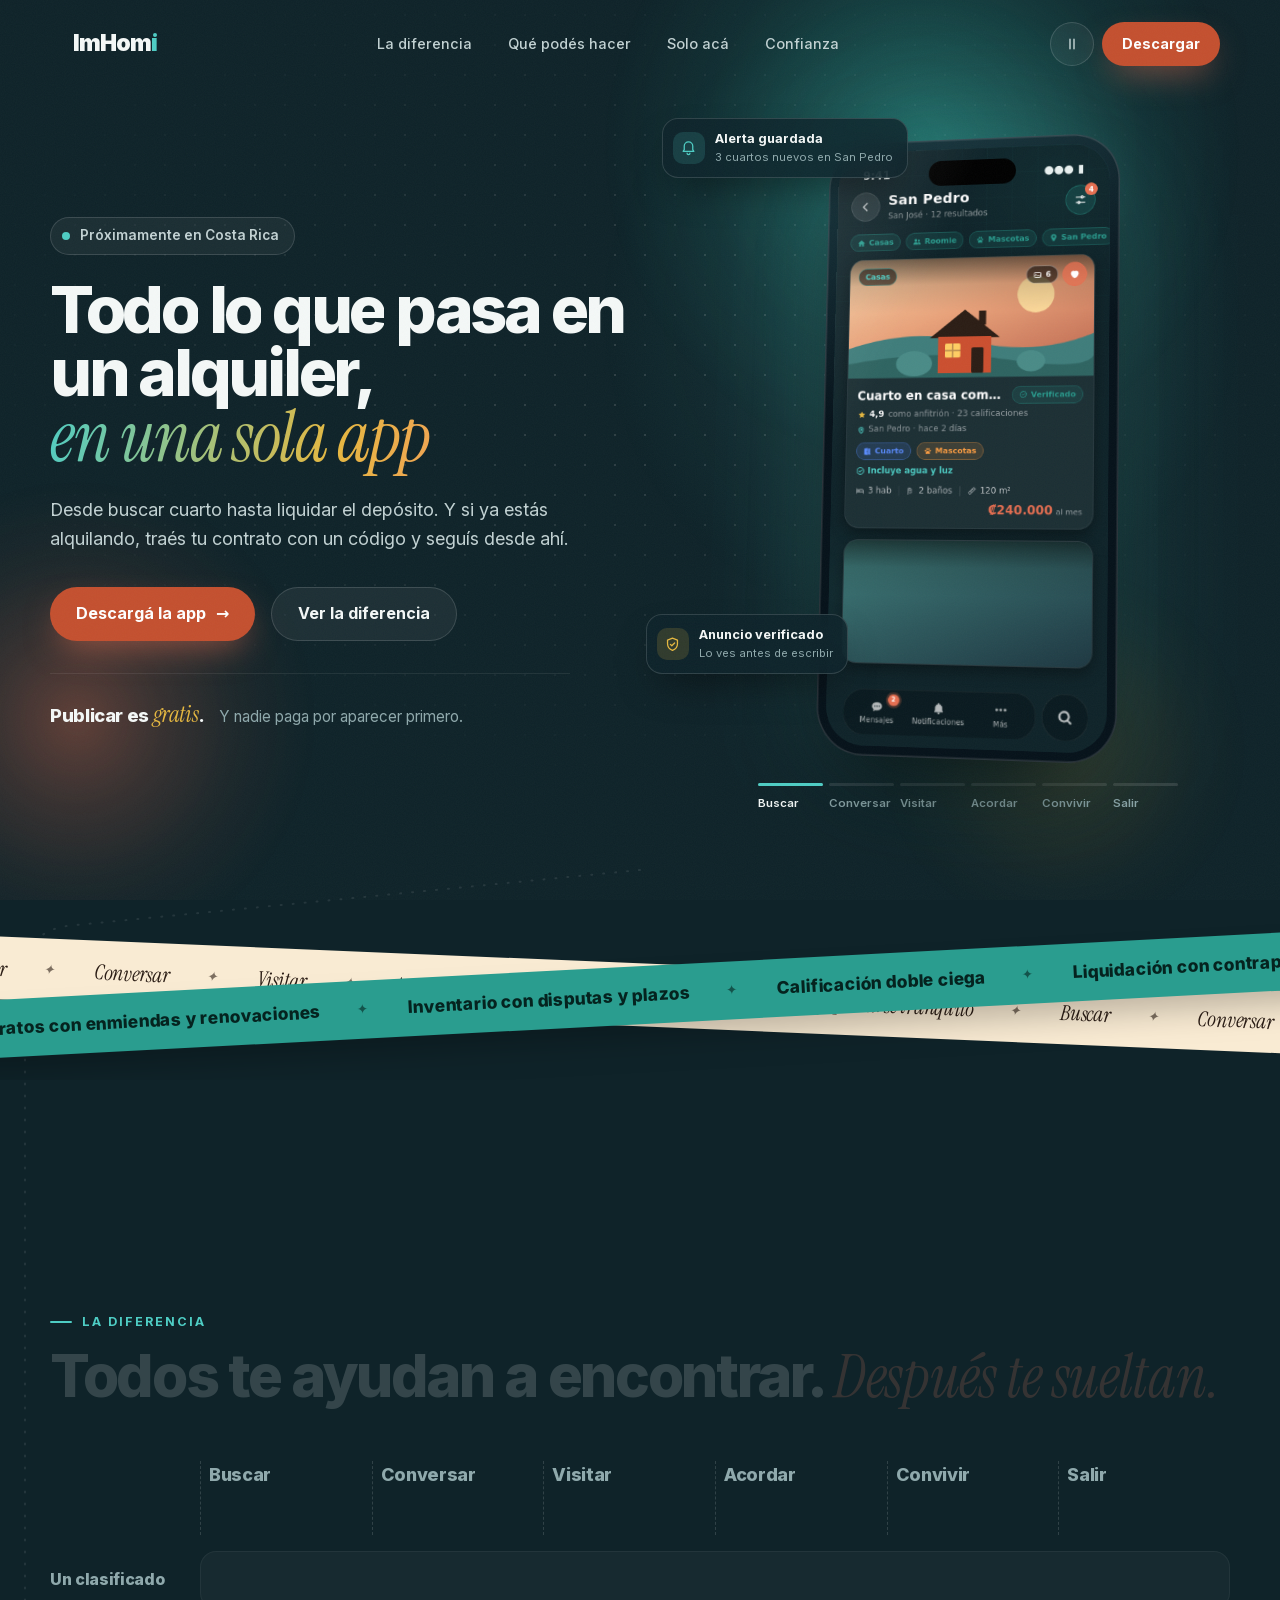
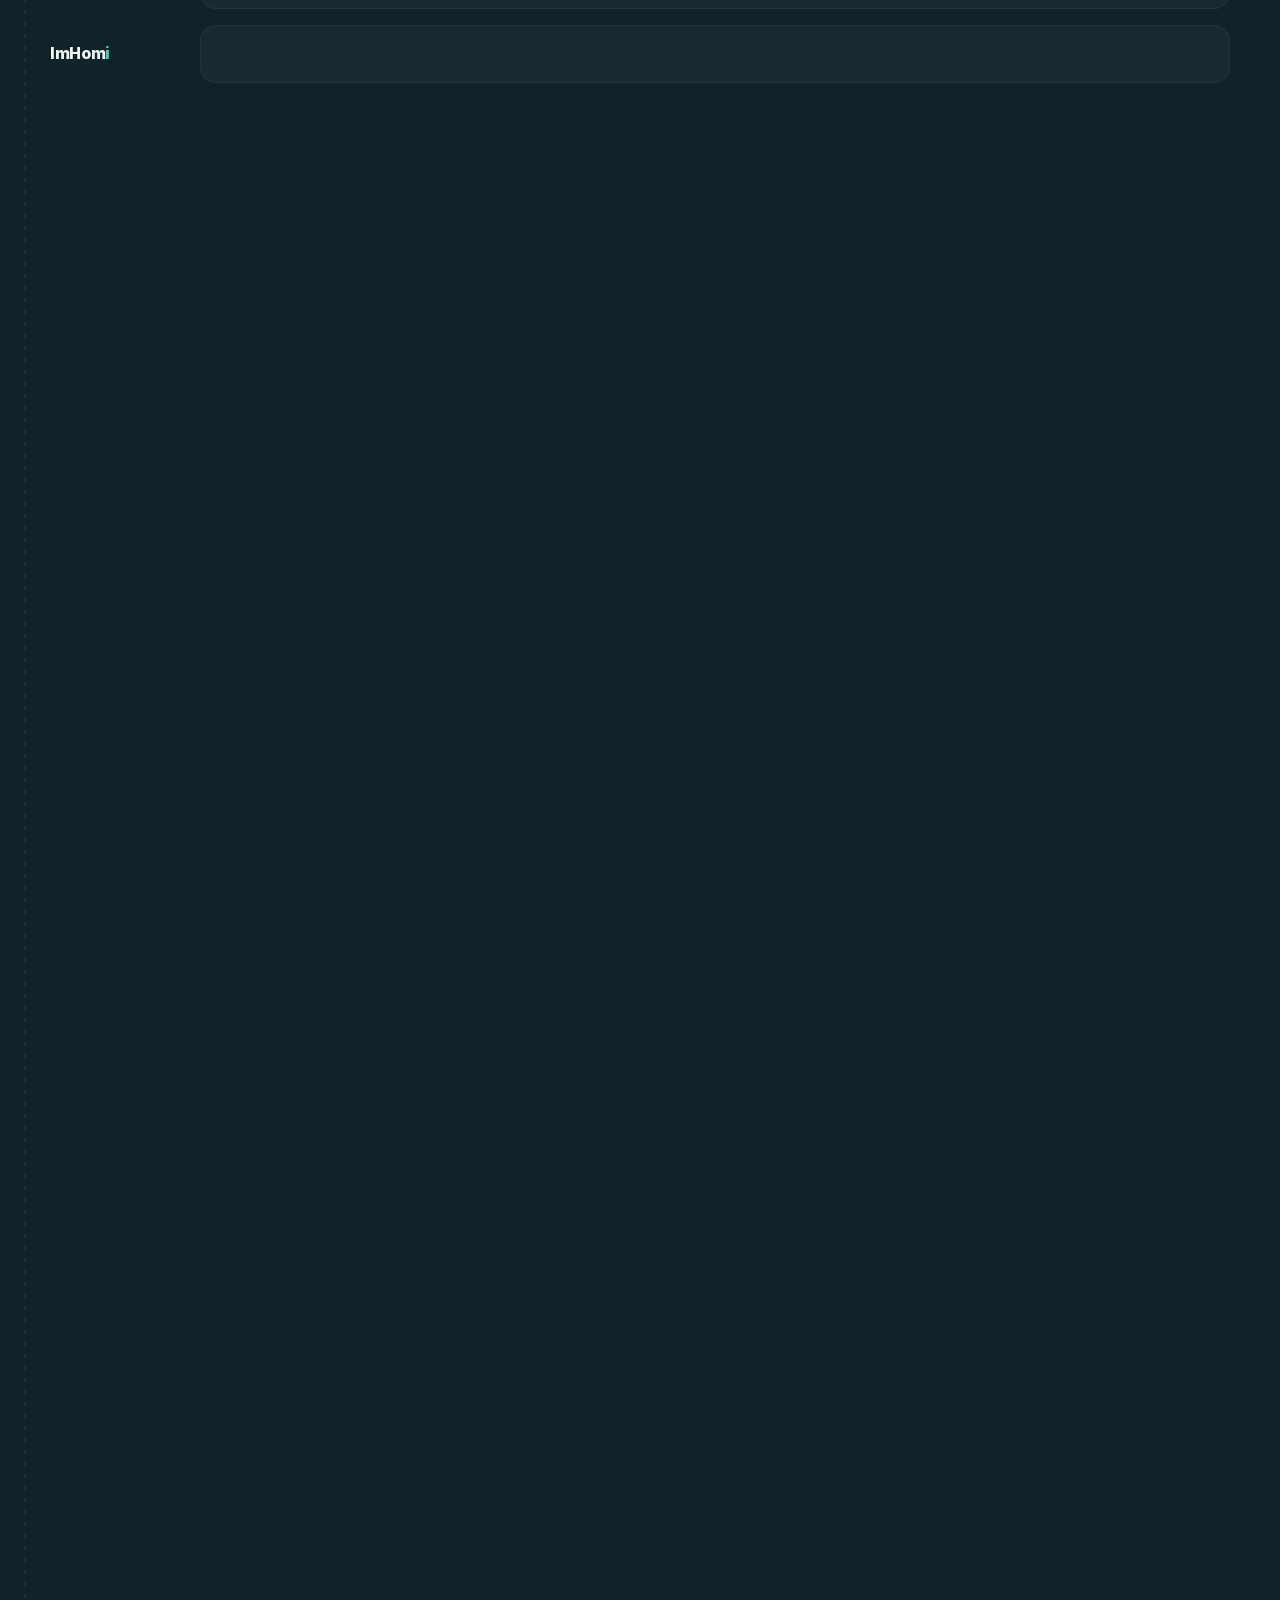
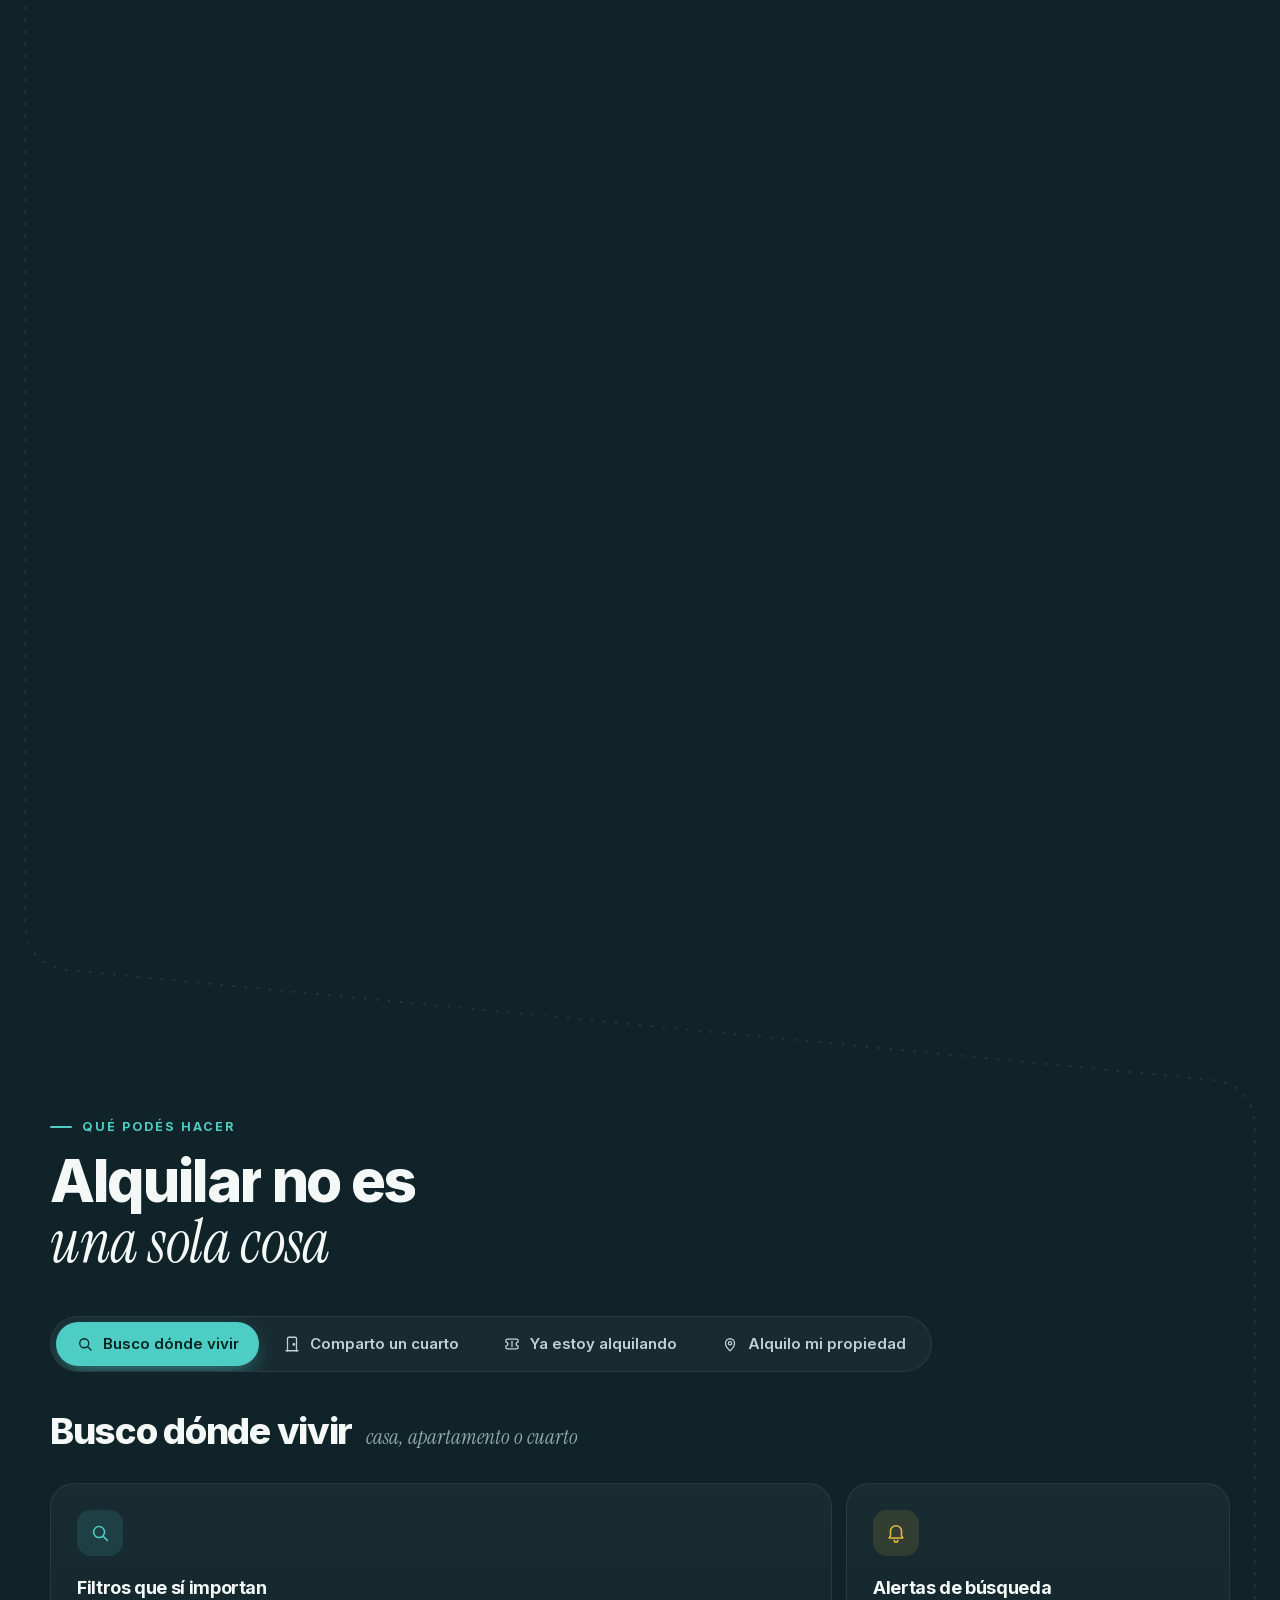
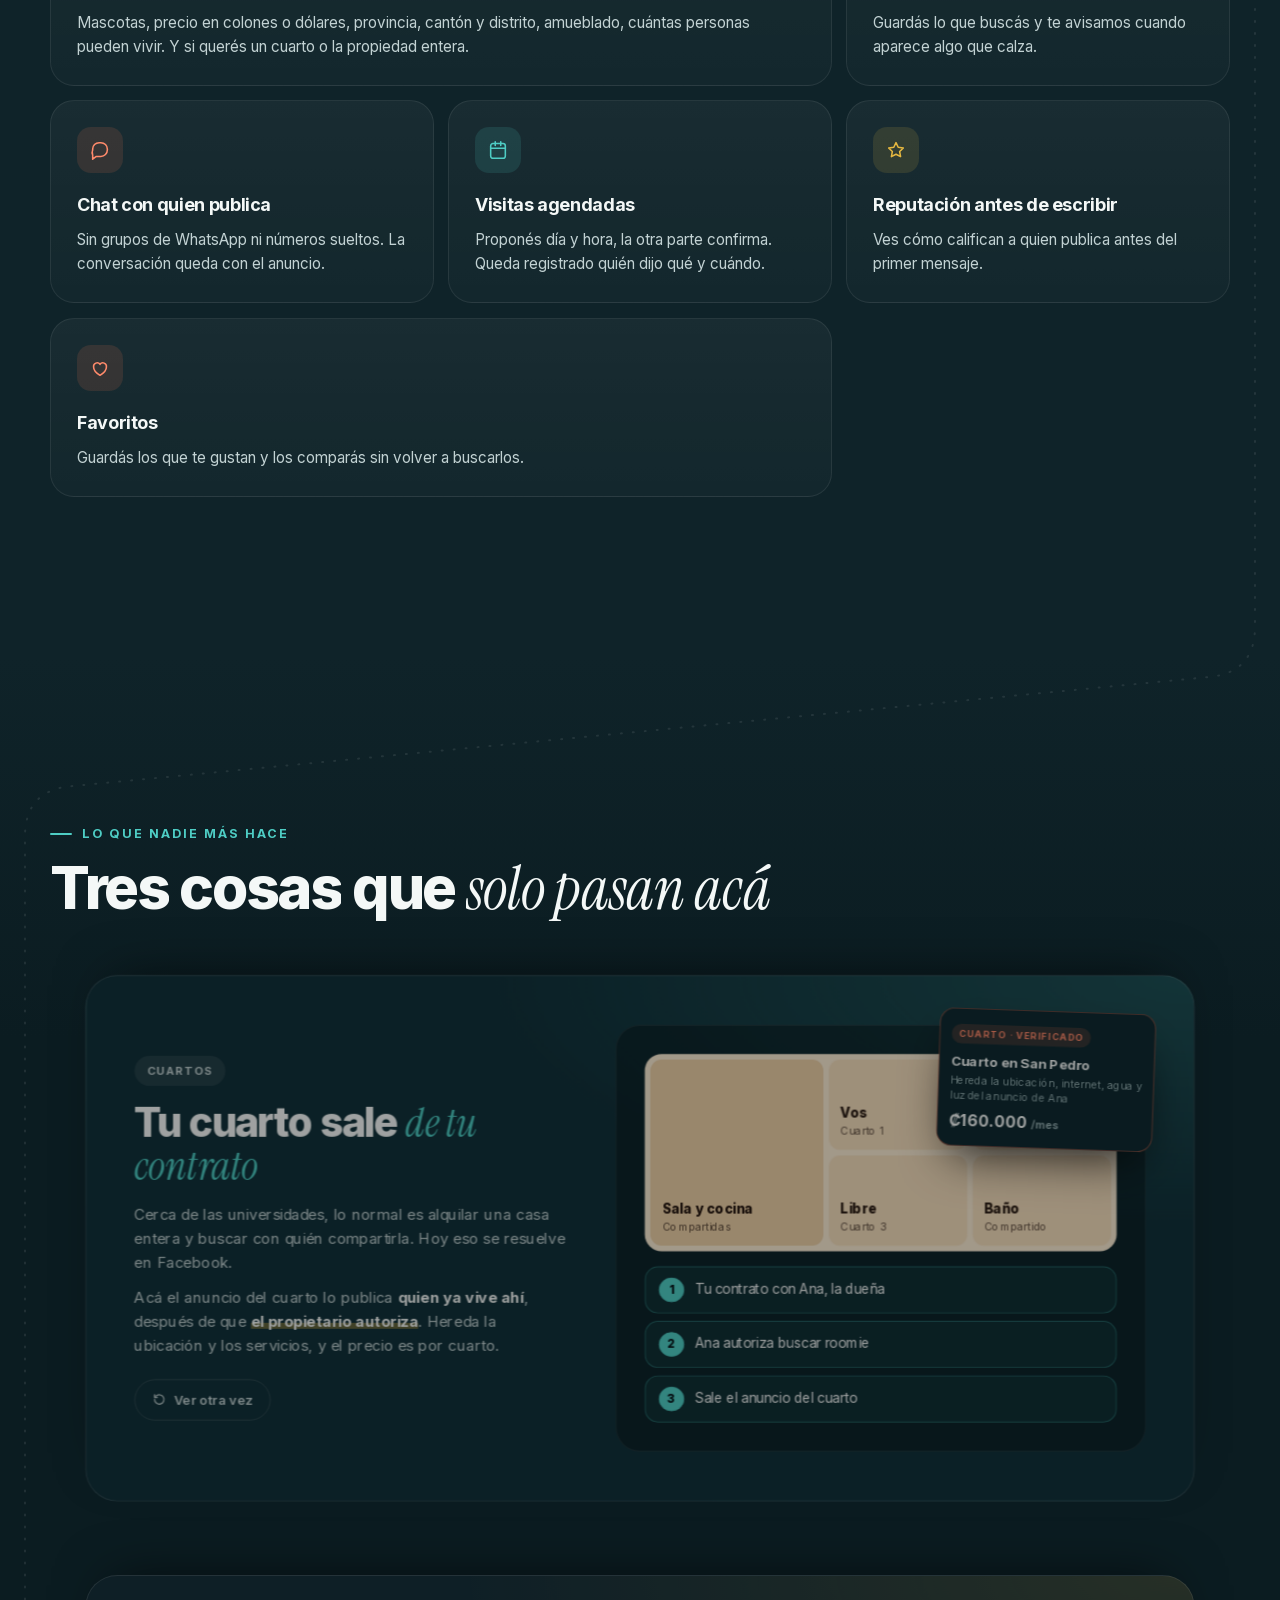
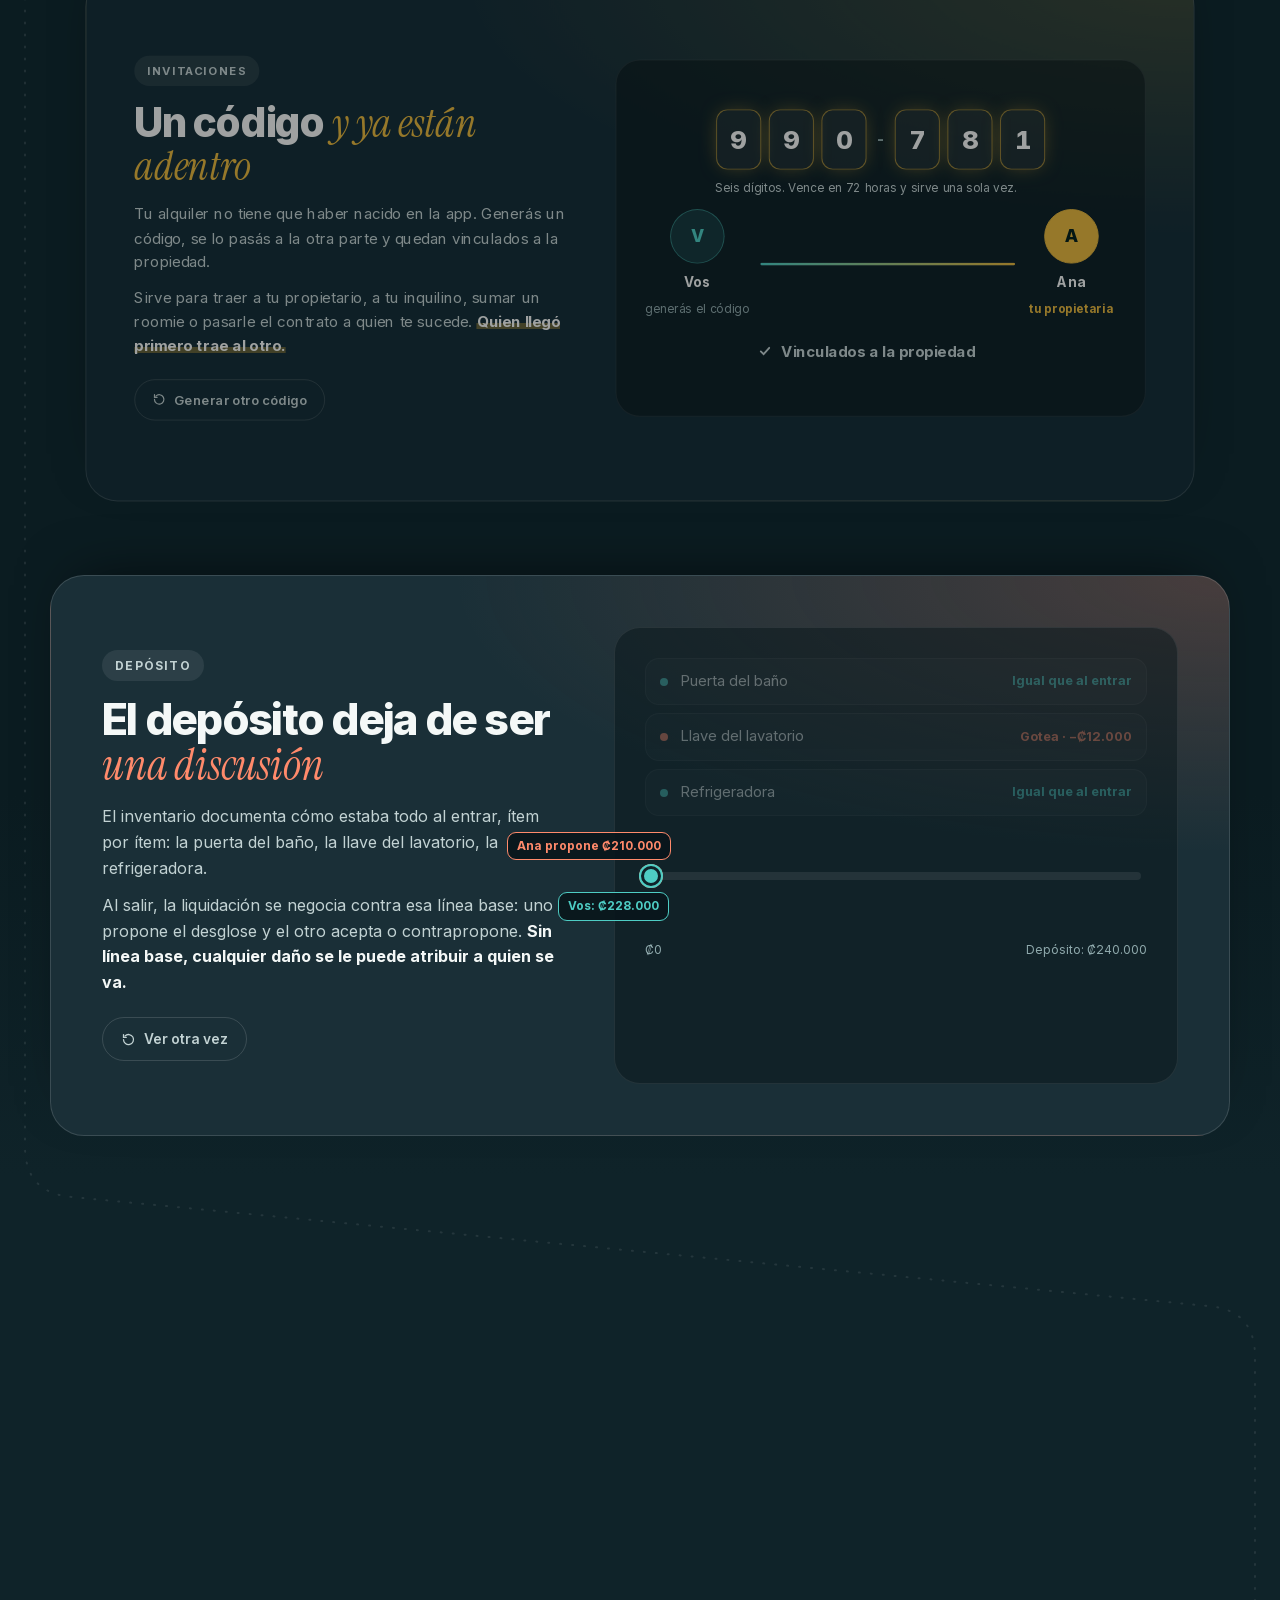
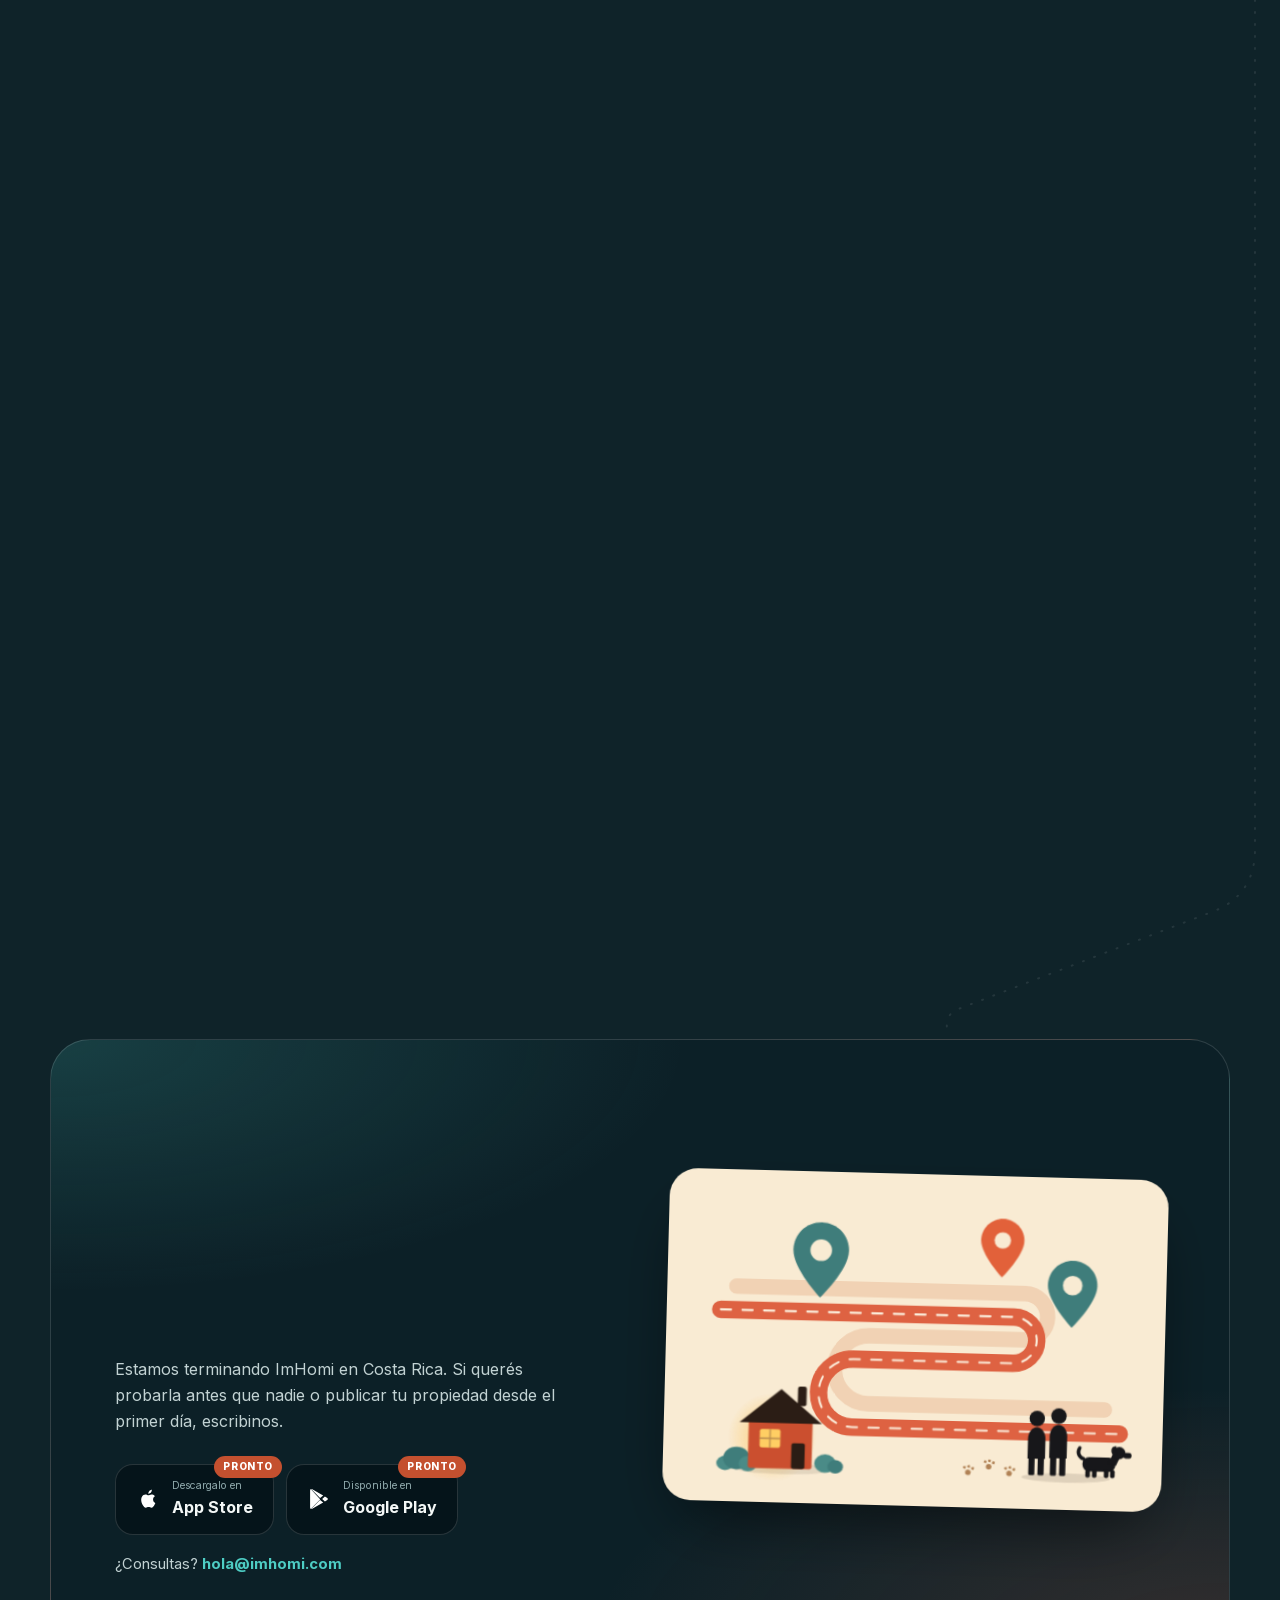
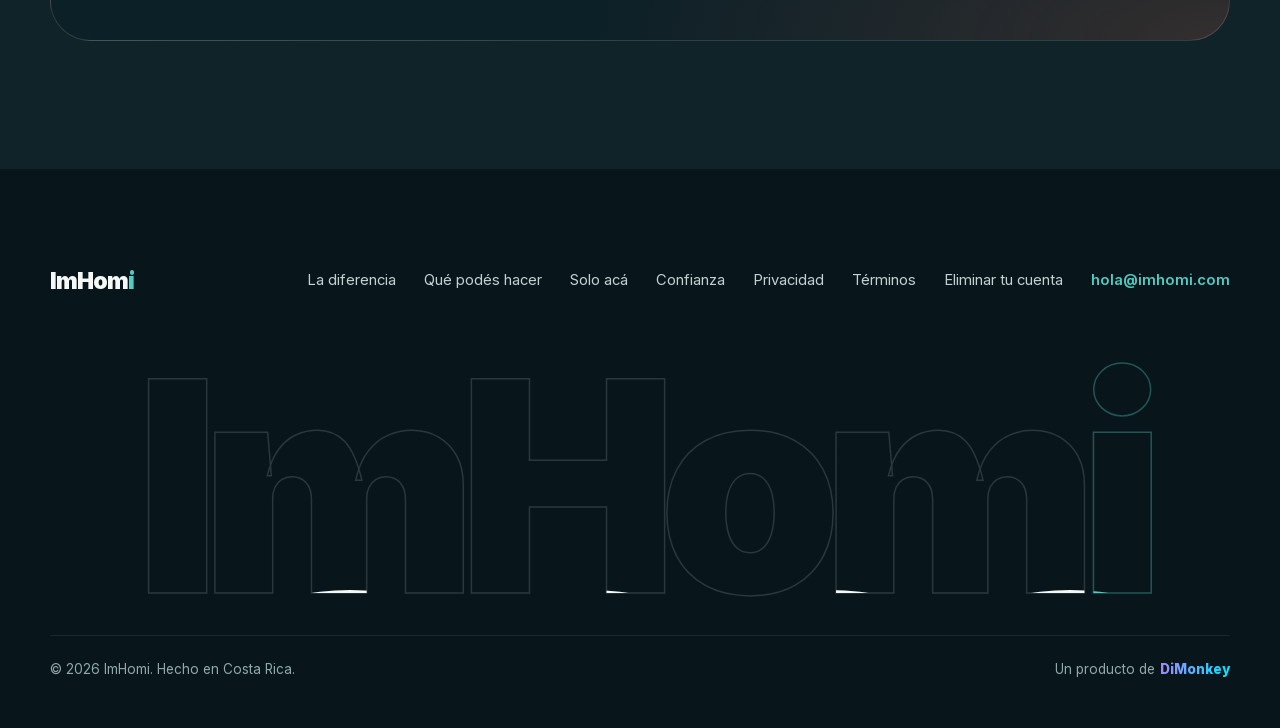
<file: index.html>
<!DOCTYPE html>
<html lang="es">
<head>
  <meta charset="UTF-8">
  <meta name="viewport" content="width=device-width, initial-scale=1.0">
  <title>ImHomi — Alquilar en Costa Rica, de principio a fin</title>
  <meta name="description" content="ImHomi cubre todo lo que pasa en un alquiler en Costa Rica: buscar casa o cuarto, chat, visitas, términos aceptados por ambas partes, convivencia, inventario y liquidación del depósito. Publicá gratis.">
  <meta name="keywords" content="alquiler Costa Rica, casas en alquiler, apartamentos en alquiler, cuartos en alquiler, roomie Costa Rica, contrato de alquiler, depósito de garantía, app alquiler Costa Rica">
  <meta name="author" content="DiMonkey">
  <meta name="robots" content="index, follow">
  <link rel="canonical" href="https://www.imhomi.com/">
  <meta property="og:title" content="ImHomi — Todo lo que pasa en un alquiler, en una sola app">
  <meta property="og:description" content="Desde buscar cuarto hasta liquidar el depósito. Incluso si ya estás alquilando: traés tu contrato con un código y seguís desde ahí.">
  <meta property="og:type" content="website">
  <meta property="og:locale" content="es_CR">
  <meta property="og:url" content="https://www.imhomi.com/">
  <meta property="og:site_name" content="ImHomi">
  <meta property="og:image" content="https://www.imhomi.com/og-image.png">
  <meta property="og:image:width" content="1200">
  <meta property="og:image:height" content="630">
  <meta property="og:image:alt" content="ImHomi — todo lo que pasa en un alquiler, en una sola app">
  <meta name="twitter:card" content="summary_large_image">
  <meta name="twitter:title" content="ImHomi — Todo lo que pasa en un alquiler, en una sola app">
  <meta name="twitter:description" content="Desde buscar cuarto hasta liquidar el depósito. Incluso si ya estás alquilando.">
  <meta name="twitter:image" content="https://www.imhomi.com/og-image.png">
  <meta name="theme-color" content="#0F2329">
  <link rel="icon" href="/favicon.ico" sizes="16x16 32x32 48x48">
  <link rel="icon" href="/favicon.svg" type="image/svg+xml">
  <link rel="icon" href="/favicon-96.png" type="image/png" sizes="96x96">
  <link rel="apple-touch-icon" href="/apple-touch-icon.png">
  <link rel="manifest" href="/site.webmanifest">
  <!-- Las tipografías se sirven desde el sitio (css/fonts.css): ninguna visita le manda la IP a otro. -->
  <link rel="preload" href="assets/fonts/inter-latin.woff2" as="font" type="font/woff2" crossorigin>
  <link rel="stylesheet" href="css/fonts.css">
  <link rel="stylesheet" href="css/site.css">
  <link rel="stylesheet" href="css/home.css">
  <script>document.documentElement.classList.add('js')</script>

  <script type="application/ld+json">
  {
    "@context": "https://schema.org",
    "@graph": [
      {
        "@type": "Organization",
        "@id": "https://www.imhomi.com/#organization",
        "name": "ImHomi",
        "url": "https://www.imhomi.com/",
        "description": "Plataforma para alquilar en Costa Rica de principio a fin: búsqueda, chat, visitas, términos aceptados por ambas partes, convivencia, inventario y liquidación del depósito.",
        "logo": {
          "@type": "ImageObject",
          "url": "https://www.imhomi.com/icon-512.png",
          "width": 512,
          "height": 512
        },
        "areaServed": {
          "@type": "Country",
          "name": "Costa Rica"
        },
        "parentOrganization": {
          "@type": "Organization",
          "name": "DiMonkey",
          "url": "https://www.dimonkey.com/"
        }
      },
      {
        "@type": "WebSite",
        "@id": "https://www.imhomi.com/#website",
        "url": "https://www.imhomi.com/",
        "name": "ImHomi",
        "inLanguage": "es-CR",
        "publisher": { "@id": "https://www.imhomi.com/#organization" }
      }
    ]
  }
  </script>
</head>
<body>

<a class="skip" href="#main">Saltar al contenido</a>

<div class="progress" id="progress" aria-hidden="true"></div>

<!-- El camino de la ilustración recorre la página por los márgenes y termina en la casa -->
<svg class="camino" id="camino" aria-hidden="true">
  <defs><linearGradient id="caminoGrad" x1="0" y1="0" x2="0" y2="1"><stop offset="0" stop-color="#4ECDC4"/><stop offset=".55" stop-color="#E6B840"/><stop offset="1" stop-color="#FF8A6B"/></linearGradient></defs>
  <path class="c-base"/><path class="c-road" id="cRoad"/>
  <g class="c-end" id="cEnd"><circle class="c-ring" r="16"/><circle class="c-ring c-ring2" r="16"/><circle class="c-dot" r="7"/></g>
  <g class="c-car" id="cCar"><circle r="15"/><svg x="-9" y="-9" width="18" height="18" viewBox="0 0 24 24"><use href="#i-house"/></svg></g>
</svg>

<!-- Íconos: trazo 1.7 sobre grilla de 24, heredan el color -->
<svg width="0" height="0" style="position:absolute" aria-hidden="true">
  <defs>
    <g id="i-search"><circle cx="11" cy="11" r="6"/><path d="M20 20l-4.5-4.5"/></g>
    <g id="i-bell"><path d="M18 15V10a6 6 0 1 0-12 0v5l-1.5 2.5h15L18 15Z"/><path d="M10 20a2 2 0 0 0 4 0"/></g>
    <g id="i-chat"><path d="M20 12a7 7 0 0 1-7 7H8l-4 3v-4.5A7 7 0 0 1 4 12v-1a7 7 0 0 1 7-7h2a7 7 0 0 1 7 7Z"/></g>
    <g id="i-calendar"><rect x="4" y="5" width="16" height="16" rx="2.5"/><path d="M4 10h16M9 3v4M15 3v4"/></g>
    <g id="i-star"><path d="M12 4l2.4 5 5.6.8-4 3.9 1 5.5-5-2.6-5 2.6 1-5.5-4-3.9 5.6-.8L12 4Z"/></g>
    <g id="i-heart"><path d="M12 20s-7-4.4-7-9.2A3.9 3.9 0 0 1 12 8a3.9 3.9 0 0 1 7 2.8C19 15.6 12 20 12 20Z"/></g>
    <g id="i-door"><path d="M6 21V4.5A1.5 1.5 0 0 1 7.5 3h9A1.5 1.5 0 0 1 18 4.5V21"/><path d="M4 21h16"/><circle cx="14.5" cy="12.5" r="1"/></g>
    <g id="i-users"><circle cx="9" cy="9" r="3.2"/><path d="M3.5 20a5.5 5.5 0 0 1 11 0"/><path d="M16 6.3a3.2 3.2 0 0 1 0 6.4M17.5 20a5.5 5.5 0 0 0-2.2-4.4"/></g>
    <g id="i-ticket"><path d="M4 9.5V7a1.5 1.5 0 0 1 1.5-1.5h13A1.5 1.5 0 0 1 20 7v2.5a2.5 2.5 0 0 0 0 5V17a1.5 1.5 0 0 1-1.5 1.5h-13A1.5 1.5 0 0 1 4 17v-2.5a2.5 2.5 0 0 0 0-5Z"/><path d="M12 8.5v7"/></g>
    <g id="i-split"><rect x="3.5" y="5" width="17" height="14" rx="2.5"/><path d="M12 5v14"/><circle cx="7.75" cy="12" r="1.3"/><circle cx="16.25" cy="12" r="1.3"/></g>
    <g id="i-clipboard"><rect x="5" y="5" width="14" height="16" rx="2"/><path d="M9 5V4a1 1 0 0 1 1-1h4a1 1 0 0 1 1 1v1"/><path d="M9 13l2 2 4-4"/></g>
    <g id="i-coins"><ellipse cx="12" cy="7" rx="6.5" ry="3"/><path d="M5.5 7v5c0 1.7 2.9 3 6.5 3s6.5-1.3 6.5-3V7"/><path d="M5.5 12v5c0 1.7 2.9 3 6.5 3s6.5-1.3 6.5-3v-5"/></g>
    <g id="i-shield"><path d="M12 3l7 2.8V11c0 4.3-2.9 7.8-7 9.4-4.1-1.6-7-5.1-7-9.4V5.8L12 3Z"/><path d="M9 11.8l2 2 4-4"/></g>
    <g id="i-clock"><circle cx="12" cy="12" r="8"/><path d="M12 7.5V12l3 2"/></g>
    <g id="i-tag"><path d="M11 3H4.5A1.5 1.5 0 0 0 3 4.5V11l9.5 9.5a1.5 1.5 0 0 0 2.1 0l6-6a1.5 1.5 0 0 0 0-2.1L11 3Z"/><circle cx="7.5" cy="7.5" r="1.2"/></g>
    <g id="i-doc"><path d="M14 3H7a1.5 1.5 0 0 0-1.5 1.5v15A1.5 1.5 0 0 0 7 21h10a1.5 1.5 0 0 0 1.5-1.5V7.5L14 3Z"/><path d="M13.5 3v5h5"/><path d="M9 16.5c1.5-3.5 3-3.5 4.5 0"/></g>
    <g id="i-pin"><path d="M12 21s6-5.2 6-10a6 6 0 1 0-12 0c0 4.8 6 10 6 10Z"/><circle cx="12" cy="11" r="2.2"/></g>
    <g id="i-swap"><path d="M4 8h13l-3-3M20 16H7l3 3"/></g>
    <g id="i-check"><path d="M6 12.5l4 4 8-9"/></g>
    <g id="i-replay"><path d="M4 12a8 8 0 1 0 2.4-5.7"/><path d="M4 4v4.5h4.5"/></g>
    <g id="i-chevd"><path d="M6 9l6 6 6-6"/></g>
    <g id="i-back"><path d="M15 4l-8 8 8 8"/></g>
    <g id="i-chev"><path d="M9 5l7 7-7 7"/></g>
    <g id="i-tune"><path d="M4 7h9M17 7h3M4 17h3M11 17h9"/><circle cx="15" cy="7" r="2"/><circle cx="9" cy="17" r="2"/></g>
    <g id="i-photo"><rect x="3" y="5" width="18" height="14" rx="2"/><path d="M3 16l5-5 4 4 3-3 6 6"/></g>
    <g id="i-verified"><path d="M12 2.5l2.4 1.8 3-.2.9 2.9 2.5 1.7-1 2.8 1 2.8-2.5 1.7-.9 2.9-3-.2L12 21.5l-2.4-1.8-3 .2-.9-2.9-2.5-1.7 1-2.8-1-2.8 2.5-1.7.9-2.9 3 .2z"/><path d="M8.5 12l2.4 2.4 4.6-4.8"/></g>
    <g id="i-checkc"><circle cx="12" cy="12" r="9"/><path d="M8 12.2l2.8 2.8 5.2-5.6"/></g>
    <g id="i-bed"><path d="M3 19V6M3 15h18v4M21 15v-3a3 3 0 0 0-3-3h-7v6"/><circle cx="7" cy="11" r="2"/></g>
    <g id="i-shower"><path d="M5 21V7a3 3 0 0 1 6 0"/><path d="M7.5 10h7a3.5 3.5 0 0 0-7 0z"/><path d="M9 14v1M12 14v1M15 14v1M10.5 17.5v1M13.5 17.5v1"/></g>
    <g id="i-ruler"><path d="M3 17L17 3l4 4L7 21z"/><path d="M7 13l2 2M10 10l2 2M13 7l2 2"/></g>
    <g id="i-timer"><circle cx="12" cy="13.5" r="7.5"/><path d="M12 9.5v4l2.5 1.5M9.5 2.5h5"/></g>
    <g id="i-info"><circle cx="12" cy="12" r="9"/><path d="M12 11v5M12 7.8v.1"/></g>
    <g id="i-hourglass"><path d="M6 3h12M6 21h12M7 3c0 5 10 5 10 9s-10 4-10 9M17 3c0 5-10 5-10 9s10 4 10 9"/></g>
    <!-- Íconos llenos de la app (Font Awesome) -->
    <g id="m-building"><path fill-rule="evenodd" d="M5 2h14v20h-5v-4h-4v4H5zM8 5v2h2V5zm6 0v2h2V5zM8 9v2h2V9zm6 0v2h2V9zm-6 4v2h2v-2zm6 0v2h2v-2z"/></g>
    <g id="m-house"><path d="M12 3 1.5 12H5v9h5.5v-6h3v6H19v-9h3.5z"/></g>
    <g id="m-door"><path fill-rule="evenodd" d="M3 21V4l10-2v20zm7.5-10a1.2 1.2 0 1 0 0 2.4 1.2 1.2 0 0 0 0-2.4zM14.5 4H20v15h2v2h-7.5z"/></g>
    <g id="m-ugroup"><circle cx="8.5" cy="7.5" r="3.8"/><circle cx="17" cy="8.5" r="3"/><path d="M1.5 20c0-4 3.1-6.8 7-6.8s7 2.8 7 6.8zM16.5 20c0-2.6-.8-4.6-2.3-6 .8-.4 1.7-.6 2.8-.6 3.1 0 5.5 2.3 5.5 6.6z"/></g>
    <g id="m-paw"><ellipse cx="5.5" cy="10.5" rx="2.1" ry="2.6"/><ellipse cx="9.3" cy="5.8" rx="2.1" ry="2.7"/><ellipse cx="14.7" cy="5.8" rx="2.1" ry="2.7"/><ellipse cx="18.5" cy="10.5" rx="2.1" ry="2.6"/><path d="M12 11c-3.1 0-6.3 4-6.3 6.6 0 1.9 1.5 2.7 3.1 2.2 1.3-.4 2.1-.8 3.2-.8s1.9.4 3.2.8c1.6.5 3.1-.3 3.1-2.2C18.3 15 15.1 11 12 11z"/></g>
    <g id="m-locdot"><path fill-rule="evenodd" d="M12 1.5a7.5 7.5 0 0 0-7.5 7.5c0 5.3 7.5 13.5 7.5 13.5s7.5-8.2 7.5-13.5A7.5 7.5 0 0 0 12 1.5zm0 10.3a2.8 2.8 0 1 1 0-5.6 2.8 2.8 0 0 1 0 5.6z"/></g>
    <g id="m-mappin"><circle cx="12" cy="7" r="5"/><path d="M11 11h2v11h-2z"/></g>
    <g id="m-compass"><path fill-rule="evenodd" d="M12 1.5a10.5 10.5 0 1 0 0 21 10.5 10.5 0 0 0 0-21zm4.5 6-2.3 6.7-6.7 2.3 2.3-6.7z"/></g>
    <g id="m-search"><path fill-rule="evenodd" d="M10.5 2a8.5 8.5 0 0 1 6.8 13.6l4.6 4.6-2 2-4.6-4.6A8.5 8.5 0 1 1 10.5 2zm0 3a5.5 5.5 0 1 0 0 11 5.5 5.5 0 0 0 0-11z"/></g>
    <g id="m-comment"><path fill-rule="evenodd" d="M12 3C6.5 3 2 6.6 2 11c0 2.3 1.2 4.4 3.2 5.8L4.4 21l4.6-2.3c1 .2 2 .3 3 .3 5.5 0 10-3.6 10-8S17.5 3 12 3zM7.6 12.4a1.4 1.4 0 1 1 0-2.8 1.4 1.4 0 0 1 0 2.8zm4.4 0a1.4 1.4 0 1 1 0-2.8 1.4 1.4 0 0 1 0 2.8zm4.4 0a1.4 1.4 0 1 1 0-2.8 1.4 1.4 0 0 1 0 2.8z"/></g>
    <g id="m-bell"><path d="M12 22.5a2.6 2.6 0 0 0 2.6-2.5H9.4a2.6 2.6 0 0 0 2.6 2.5zM19 15.5V11a7 7 0 0 0-5.5-6.8V3.4a1.5 1.5 0 0 0-3 0v.8A7 7 0 0 0 5 11v4.5L3 18v1h18v-1z"/></g>
    <g id="m-more"><circle cx="5" cy="12" r="2.2"/><circle cx="12" cy="12" r="2.2"/><circle cx="19" cy="12" r="2.2"/></g>
    <g id="m-calcheck"><path fill-rule="evenodd" d="M7 2h2v2h6V2h2v2h2.5A1.5 1.5 0 0 1 21 5.5v15a1.5 1.5 0 0 1-1.5 1.5h-15A1.5 1.5 0 0 1 3 20.5v-15A1.5 1.5 0 0 1 4.5 4H7zM5 9v11h14V9zm10.3 2.3 1.4 1.4-5.7 5.7-3.4-3.4 1.4-1.4 2 2z"/></g>
    <g id="m-env"><path fill-rule="evenodd" d="M3 6.5A1.5 1.5 0 0 1 4.5 5h15A1.5 1.5 0 0 1 21 6.5v11a1.5 1.5 0 0 1-1.5 1.5h-15A1.5 1.5 0 0 1 3 17.5zm2 .9V17h14V7.4l-7 5.1z"/></g>
    <g id="m-plane"><path d="M22 2 2 10.5l7 2.6L19 5l-8.5 9.6v6.4l3.7-4.7 4.8 2.7z"/></g>
    <g id="m-inbox"><path fill-rule="evenodd" d="M4.5 3h15l2.5 9v7.5a1.5 1.5 0 0 1-1.5 1.5h-17A1.5 1.5 0 0 1 2 19.5V12zm1.6 2L4.3 12H9l1 2h4l1-2h4.7l-1.8-7z"/></g>
    <g id="m-send"><path d="M3 20.5 21 12 3 3.5V10l12 2-12 2z"/></g>
    <g id="m-doc"><path fill-rule="evenodd" d="M6 2h8l6 6v12.5A1.5 1.5 0 0 1 18.5 22h-13A1.5 1.5 0 0 1 4 20.5v-17A1.5 1.5 0 0 1 5.5 2zm7 1.5V9h5.5zM8 13v1.6h8V13zm0 3.5v1.6h6v-1.6z"/></g>
    <g id="i-house"><path d="M4 11l8-6.5 8 6.5"/><path d="M6 9.5V20h12V9.5"/><path d="M10 20v-5h4v5"/></g>
  </defs>
</svg>

<!-- ==================== CABECERA ==================== -->
<header class="hdr" id="hdr">
  <a href="#inicio" class="logo" aria-label="ImHomi, inicio">ImHom<span class="idot">ı</span></a>
  <nav class="nav" id="nav" aria-label="Secciones">
    <span class="nav-ind" aria-hidden="true"></span>
    <a href="#diferencia">La diferencia</a>
    <a href="#capacidades">Qué podés hacer</a>
    <a href="#solo-aca">Solo acá</a>
    <a href="#confianza">Confianza</a>
  </nav>
  <div class="hdr-end">
    <!-- Pausa de todo lo que se mueve solo (WCAG 2.2.2) -->
    <button class="pause" id="pause" type="button"><svg class="i-pause" viewBox="0 0 24 24" aria-hidden="true"><path d="M9 5v14M15 5v14"/></svg><svg class="i-play" viewBox="0 0 24 24" aria-hidden="true"><path d="M7 5l12 7-12 7z"/></svg><span class="pause-t">Pausar animaciones</span></button>
    <a href="#descargar" class="btn btn--coral btn--sm magnet">Descargar</a>
  </div>
</header>



<main id="main">
<!-- ==================== 01 · HERO ==================== -->
<section class="hero" id="inicio">
  <div class="aurora" aria-hidden="true"><i></i><i></i><i></i></div>
  <div class="dots" aria-hidden="true"></div>
  <div class="spot" aria-hidden="true"></div>

  <div class="wrap hero-grid">
    <div>
      <span class="tag" data-reveal><span class="dot"></span>Próximamente en Costa Rica</span>
      <h1 data-split>Todo lo que pasa en un alquiler, <span class="serif shimmer">en una sola app</span></h1>
      <p class="lead" data-reveal style="--d:4">Desde buscar cuarto hasta liquidar el depósito. Y si ya estás alquilando, traés tu contrato con un código y seguís desde ahí.</p>
      <div class="hero-cta" data-reveal style="--d:5">
        <a href="#descargar" class="btn btn--coral magnet">Descargá la app <span class="arr">→</span></a>
        <a href="#diferencia" class="btn btn--glass magnet">Ver la diferencia</a>
      </div>
      <div class="claim" data-reveal style="--d:6"><b>Publicar es <em>gratis</em>.</b><span>Y nadie paga por aparecer primero.</span></div>
    </div>

    <div class="stage" data-reveal style="--d:3">
      <p class="sr">Demostración: la app de ImHomi pasa por los seis momentos de un alquiler, desde buscar hasta liquidar el depósito.</p>
      <div class="float f1" data-depth="26" aria-hidden="true"><div class="chipc"></div></div>
      <div class="float f2" data-depth="-34" aria-hidden="true"><div class="chipc"></div></div>

      <div class="phone" id="phone" aria-hidden="true">
        <div class="glass">
          <div class="island"></div>
          <div class="sbar"><span>9:41</span><span>●●● ▮</span></div>

          <!-- Las pantallas calcan la app (imhomi_mobile) a 390 de ancho y se escalan al teléfono -->

          <!-- 1 · Buscar: la principal y, después, los resultados -->
          <div class="scr on">
            <div class="sv v1" style="--sw:3100ms">
              <div class="m-mainbg"><img src="assets/images/fondo-app.webp" alt="" width="390" height="845" decoding="async"><i class="m-orbp"></i></div>
              <div class="m-main">
                <div class="m-hdr a" style="--d:0"><span class="m-word">ImHom<b>i</b></span><span class="m-country"><i></i>🇨🇷 Costa Rica<svg class="ln" viewBox="0 0 24 24"><use href="#i-chevd"/></svg></span></div>
                <h4 class="m-hero a" style="--d:80">Encontrá tu <b>hogar ideal</b></h4>
                <p class="m-label a" style="--d:140">¿Qué tipo de espacio buscás?</p>
                <div class="m-cats a" style="--d:200">
                  <div class="m-cat"><span class="m-catic"><svg class="fl" viewBox="0 0 24 24"><use href="#m-building"/></svg></span>Apartamentos</div>
                  <div class="m-cat go" style="--d:700"><span class="m-check"><svg class="ln" viewBox="0 0 24 24" style="stroke-width:3.4"><use href="#i-check"/></svg></span><span class="m-catic"><svg class="fl" viewBox="0 0 24 24"><use href="#m-house"/></svg></span>Casas</div>
                </div>
                <p class="m-label a" style="--d:260">Preferencias</p>
                <div class="m-prefs a" style="--d:320">
                  <div class="m-pref go" style="--d:1100"><svg class="fl" viewBox="0 0 24 24"><use href="#m-ugroup"/></svg><span>Ser roomie</span><span class="m-sw"><i></i></span></div>
                  <div class="m-pref go" style="--d:1400"><svg class="fl" viewBox="0 0 24 24"><use href="#m-paw"/></svg><span>Mascotas</span><span class="m-sw"><i></i></span></div>
                </div>
                <p class="m-label a" style="--d:380">¿Dónde buscás?</p>
                <div class="m-pks a" style="--d:440">
                  <div class="m-pk go" style="--d:1800"><svg class="fl" viewBox="0 0 24 24"><use href="#m-locdot"/></svg><span class="xf" style="--d:1800"><span>Provincia</span><span>San José</span></span><span class="xf end" style="--d:1800"><svg class="ln" viewBox="0 0 24 24"><use href="#i-chevd"/></svg><span class="m-x">✕</span></span></div>
                  <div class="m-pk dis go" style="--d:2150"><svg class="fl" viewBox="0 0 24 24"><use href="#m-mappin"/></svg><span class="xf" style="--d:2150"><span>Cantón</span><span>Montes de Oca</span></span><span class="xf end" style="--d:2150"><svg class="ln" viewBox="0 0 24 24"><use href="#i-chevd"/></svg><span class="m-x">✕</span></span></div>
                  <div class="m-pk dis go" style="--d:2500"><svg class="fl" viewBox="0 0 24 24"><use href="#m-compass"/></svg><span class="xf" style="--d:2500"><span>Distrito</span><span>San Pedro</span></span><span class="xf end" style="--d:2500"><svg class="ln" viewBox="0 0 24 24"><use href="#i-chevd"/></svg><span class="m-x">✕</span></span></div>
                </div>
                <div class="m-btn shine tap a" style="--d:500;--t:2850"><svg class="fl" viewBox="0 0 24 24"><use href="#m-search"/></svg><span class="xf" style="--d:2550"><span>Buscar alojamiento</span><span>Buscar · 4 filtros</span></span></div>
              </div>
              <div class="m-nav"><div class="m-pill"><span class="m-tab"><svg class="fl" viewBox="0 0 24 24"><use href="#m-comment"/></svg>Mensajes<em class="m-badge">2</em></span><span class="m-tab"><svg class="fl" viewBox="0 0 24 24"><use href="#m-bell"/></svg>Notificaciones</span><span class="m-tab"><svg class="fl" viewBox="0 0 24 24" style="width:20px;height:20px"><use href="#m-more"/></svg>Más</span></div><span class="m-orb on"><svg class="fl" viewBox="0 0 24 24"><use href="#m-search"/></svg></span></div>
              <i class="m-touch" style="left:284px;top:233px;--t:700"></i>
              <i class="m-touch" style="left:159px;top:360px;--t:1100"></i>
              <i class="m-touch" style="left:337px;top:360px;--t:1400"></i>
              <i class="m-touch" style="left:195px;top:451px;--t:1800"></i>
              <i class="m-touch" style="left:195px;top:508px;--t:2150"></i>
              <i class="m-touch" style="left:195px;top:565px;--t:2500"></i>
              <i class="m-touch" style="left:195px;top:634px;--t:2850"></i>
            </div>

            <div class="sv v2" style="--sw:3100ms">
              <div class="m-bd"></div>
              <div class="m-shdr"><span class="m-circ"><svg class="ln" viewBox="0 0 24 24"><use href="#i-back"/></svg></span><div><b>San Pedro</b><small>San José · 12 resultados</small></div><span class="m-circ f"><svg class="ln" viewBox="0 0 24 24"><use href="#i-tune"/></svg><em>4</em></span></div>
              <div class="m-fchips"><span class="m-chip c-t"><svg class="fl" viewBox="0 0 24 24"><use href="#m-house"/></svg>Casas</span><span class="m-chip c-t"><svg class="fl" viewBox="0 0 24 24"><use href="#m-ugroup"/></svg>Roomie</span><span class="m-chip c-t"><svg class="fl" viewBox="0 0 24 24"><use href="#m-paw"/></svg>Mascotas</span><span class="m-chip c-t"><svg class="fl" viewBox="0 0 24 24"><use href="#m-locdot"/></svg>San Pedro</span></div>
              <div class="m-card a" style="--d:3350">
                <div class="m-photo">
                  <svg class="scene" viewBox="0 0 350 170" preserveAspectRatio="xMidYMid slice"><circle cx="268" cy="54" r="26" fill="#FFE3A0" opacity=".85"/><path d="M0 128 Q90 98 180 120 T350 110 V170 H0Z" fill="#3F7D7B"/><path d="M0 150 Q120 128 230 146 T350 140 V170 H0Z" fill="#2E6461"/><g transform="translate(122 62)"><rect x="66" y="14" width="10" height="20" fill="#2B1D15"/><path d="M-4 52 L46 12 L96 52Z" fill="#2B1D15"/><rect x="8" y="50" width="76" height="52" fill="#CB4F2F"/><rect x="18" y="60" width="22" height="20" rx="2" fill="#FFCE63"/><path d="M29 60v20M18 70h22" stroke="#B98B4E" stroke-width="2"/><rect x="56" y="66" width="17" height="36" rx="2" fill="#2B1D15"/></g><ellipse cx="96" cy="150" rx="26" ry="18" fill="#4A8B87"/><ellipse cx="262" cy="148" rx="20" ry="15" fill="#4A8B87"/></svg>
                  <span class="m-chip ov c-tl m-tlc">Casas</span>
                  <span class="m-tr"><span class="m-chip ov c-w"><svg class="ln" viewBox="0 0 24 24"><use href="#i-photo"/></svg>6</span><span class="m-fav" style="--d:4700"><svg viewBox="0 0 24 24"><use href="#i-heart"/></svg></span></span>
                </div>
                <div class="m-info">
                  <div class="m-tl"><b>Cuarto en casa compartida</b><span class="m-chip c-t"><svg class="ln" viewBox="0 0 24 24"><use href="#i-verified"/></svg>Verificado</span></div>
                  <div class="m-meta"><svg class="fl" viewBox="0 0 24 24" style="color:#E6B840"><use href="#i-star"/></svg><strong>4,9</strong>como anfitrión · 23 calificaciones</div>
                  <div class="m-meta"><svg class="ln" viewBox="0 0 24 24" style="color:#4ECDC4;width:13px;height:13px"><use href="#i-pin"/></svg>San Pedro · hace 2 días</div>
                  <div class="m-tags"><span class="m-chip c-b"><svg class="fl" viewBox="0 0 24 24"><use href="#m-door"/></svg>Cuarto</span><span class="m-chip c-o"><svg class="fl" viewBox="0 0 24 24"><use href="#m-paw"/></svg>Mascotas</span><span class="m-incl"><svg class="ln" viewBox="0 0 24 24"><use href="#i-checkc"/></svg>Incluye agua y luz</span></div>
                  <div class="m-specs"><span><svg class="ln" viewBox="0 0 24 24"><use href="#i-bed"/></svg>3 hab</span><i></i><span><svg class="ln" viewBox="0 0 24 24"><use href="#i-shower"/></svg>2 baños</span><i></i><span><svg class="ln" viewBox="0 0 24 24"><use href="#i-ruler"/></svg>120 m²</span></div>
                  <div class="m-price"><b>₡240.000</b><small>al mes</small></div>
                </div>
              </div>
              <div class="m-card a" style="--d:3550"><div class="m-photo" style="background:linear-gradient(160deg,#3F7D7B,#1E3842)"></div></div>
              <div class="m-nav"><div class="m-pill"><span class="m-tab"><svg class="fl" viewBox="0 0 24 24"><use href="#m-comment"/></svg>Mensajes<em class="m-badge">2</em></span><span class="m-tab"><svg class="fl" viewBox="0 0 24 24"><use href="#m-bell"/></svg>Notificaciones</span><span class="m-tab"><svg class="fl" viewBox="0 0 24 24" style="width:20px;height:20px"><use href="#m-more"/></svg>Más</span></div><span class="m-orb"><svg class="fl" viewBox="0 0 24 24"><use href="#m-search"/></svg></span></div>
              <i class="m-touch" style="left:343px;top:189px;--t:4700"></i>
            </div>
          </div>

          <!-- 2 · Conversar -->
          <div class="scr">
            <div class="sv">
              <div class="m-chatbg"></div>
              <div class="m-chdr">
                <div class="m-row"><span class="m-circ s"><svg class="ln" viewBox="0 0 24 24"><use href="#i-back"/></svg></span><span class="m-av">AR</span><div><b>Ana Rodríguez</b><small>Cuarto en casa compartida</small></div></div>
                <div class="m-prop"><span class="m-pbox">🏠</span><div><b>Cuarto en casa compartida</b><em>₡240.000/mes</em><span class="m-minis"><i>3 hab.</i><i>2 baños</i><i>120 m²</i></span></div><span class="m-ver">Ver</span></div>
                <div class="m-ctx c-tl glow" style="--d:4000"><svg class="ln" viewBox="0 0 24 24"><use href="#i-calendar"/></svg>Agendar visita<svg class="ln" viewBox="0 0 24 24"><use href="#i-chev"/></svg></div>
              </div>
              <div class="m-msgs">
                <div class="m-date"><span>Hoy</span></div>
                <div class="m-bub me a" style="--d:300">Hola, ¿el cuarto acepta mascotas?<small>9:12 ✓✓</small></div>
                <div class="m-bub ot a" style="--d:1000">¡Hola! Sí, gatos y perros pequeños.<small>9:14</small></div>
                <div class="m-bub me a" style="--d:1700">¿Puedo pasar a verlo el sábado?<small>9:15 ✓✓</small></div>
                <div class="m-bub ot m-typing" style="--d:2300;--d2:3200"><i></i><i></i><i></i></div>
                <div class="m-bub ot a" style="--d:3250">Claro, agendá la visita desde aquí arriba.<small>9:16</small></div>
              </div>
              <div class="m-input"><span class="m-field">Escribí un mensaje</span><span class="m-send"><svg class="fl" viewBox="0 0 24 24"><use href="#m-send"/></svg></span></div>
            </div>
          </div>

          <!-- 3 · Visitar: agendar desde el chat y verla confirmada en Mis Visitas -->
          <div class="scr">
            <div class="sv v1" style="--sw:2900ms">
              <div class="m-chatbg"></div>
              <div class="m-chdr">
                <div class="m-row"><span class="m-circ s"><svg class="ln" viewBox="0 0 24 24"><use href="#i-back"/></svg></span><span class="m-av">AR</span><div><b>Ana Rodríguez</b><small>Cuarto en casa compartida</small></div></div>
              </div>
              <div class="m-dim"></div>
              <div class="m-sheet">
                <div class="m-handle"></div>
                <div class="m-shh"><svg class="fl" viewBox="0 0 24 24"><use href="#m-calcheck"/></svg>Agendar visita</div>
                <small>Cuarto en casa compartida</small>
                <div class="m-sel go" style="--d:700"><svg class="ln" viewBox="0 0 24 24"><use href="#i-calendar"/></svg><span class="xf" style="--d:700"><span>Seleccioná la fecha</span><span>29 de noviembre de 2026</span></span><svg class="ln chev" viewBox="0 0 24 24"><use href="#i-chev"/></svg></div>
                <div class="m-sel go" style="--d:1300"><svg class="ln" viewBox="0 0 24 24"><use href="#i-clock"/></svg><span class="xf" style="--d:1300"><span>Seleccioná la hora</span><span>10:00 a. m.</span></span><svg class="ln chev" viewBox="0 0 24 24"><use href="#i-chev"/></svg></div>
                <div class="m-note">Nota para Ana Rodríguez (opcional)</div>
                <div class="m-btn2 pri tap" style="--t:2300">Solicitar visita</div>
              </div>
              <i class="m-touch" style="left:195px;top:567px;--t:700"></i>
              <i class="m-touch" style="left:195px;top:624px;--t:1300"></i>
              <i class="m-touch" style="left:195px;top:772px;--t:2300"></i>
            </div>
            <div class="sv v2" style="--sw:2900ms">
              <div class="m-bd"></div>
              <div class="m-phdr"><span class="m-circ s"><svg class="ln" viewBox="0 0 24 24"><use href="#i-back"/></svg></span><span class="m-phic"><svg class="fl" viewBox="0 0 24 24"><use href="#m-calcheck"/></svg></span><div><b>Mis Visitas</b><small>Agendá y gestioná tus visitas</small></div></div>
              <div class="m-seg"><span class="sel"><svg class="fl" viewBox="0 0 24 24"><use href="#m-plane"/></svg>Solicité</span><span><svg class="fl" viewBox="0 0 24 24"><use href="#m-inbox"/></svg>Recibidas</span></div>
              <div class="m-fcs"><span class="m-fc"><i></i>1 total</span><span class="m-fc"><span class="xf" style="--d:4300"><span class="c-y" style="display:inline-flex;align-items:center;gap:6px"><i style="background:#E6B840"></i>1 pendientes</span><span style="display:inline-flex;align-items:center;gap:6px"><i style="background:#2A9D8F"></i>1 confirmadas</span></span></span></div>
              <div class="m-gh go" style="--d:4300"><i></i><span class="xf" style="--d:4300"><span>Pendientes</span><span>Confirmadas</span></span></div>
              <div class="m-vcard go a" style="--d:3150">
                <div class="m-vt">Cuarto en casa compartida</div>
                <div class="m-dt"><span><svg class="ln" viewBox="0 0 24 24"><use href="#i-calendar"/></svg>dom 29 nov 2026</span><span><svg class="ln" viewBox="0 0 24 24"><use href="#i-clock"/></svg>10:00 a. m.</span></div>
                <div class="m-vnote"><svg class="ln" viewBox="0 0 24 24"><use href="#i-chat"/></svg>Me interesa el cuarto del fondo.</div>
                <div class="m-addr go" style="--d:4500"><b>Dirección exacta</b>Del Más x Menos de San Pedro, 200 m norte, casa esquinera.</div>
                <div class="m-vact"><div class="xf blk" style="--d:4500"><div class="m-btn2 scd red">Cancelar visita</div><div class="m-btn2 scd"><svg class="fl" viewBox="0 0 24 24"><use href="#m-locdot"/></svg>Ir con Google Maps</div></div></div>
              </div>
              <div class="m-nav"><div class="m-pill"><span class="m-tab"><svg class="fl" viewBox="0 0 24 24"><use href="#m-comment"/></svg>Mensajes</span><span class="m-tab"><svg class="fl" viewBox="0 0 24 24"><use href="#m-bell"/></svg>Notificaciones<em class="m-badge pop" style="--d:4300">1</em></span><span class="m-tab"><svg class="fl" viewBox="0 0 24 24" style="width:20px;height:20px"><use href="#m-more"/></svg>Más</span></div><span class="m-orb"><svg class="fl" viewBox="0 0 24 24"><use href="#m-search"/></svg></span></div>
            </div>
          </div>

          <!-- 4 · Acordar: el contrato propuesto, aceptado desde la app -->
          <div class="scr">
            <div class="sv">
              <div class="m-bd"></div>
              <div class="m-ctop"><span class="m-circ s"><svg class="ln" viewBox="0 0 24 24"><use href="#i-back"/></svg></span><b>Detalle del contrato</b><span class="xf" style="--d:2650"><span class="m-sbadge c-co">Pendiente</span><span class="m-sbadge c-t">Activo</span></span></div>
              <div class="m-cs">
                <div class="m-chero go a" style="--d:100;--hd:2650"><span class="m-chico"><span class="xf" style="--d:2650"><svg class="ln" viewBox="0 0 24 24"><use href="#i-hourglass"/></svg><svg class="ln" viewBox="0 0 24 24"><use href="#i-checkc"/></svg></span></span><div><b>Cuarto en casa compartida</b><small>San José - Montes de Oca</small></div></div>
                <div class="m-sec a" style="--d:200"><svg class="fl" viewBox="0 0 24 24"><use href="#m-ugroup"/></svg>PARTES</div>
                <div class="m-parties a" style="--d:260">
                  <div class="m-party c-t"><span class="m-pav">AR<em>★</em></span><small>Propietario</small><b>Ana Rodríguez</b><u>Ver calificaciones</u></div>
                  <div class="m-party c-co"><span class="m-pav">DM<em>★</em></span><small>Inquilino</small><b>Daniel Mora</b><u>Ver calificaciones</u></div>
                </div>
                <div class="m-sec a" style="--d:340"><svg class="fl" viewBox="0 0 24 24"><use href="#m-doc"/></svg>TÉRMINOS DEL CONTRATO</div>
                <div class="m-terms a" style="--d:400">
                  <div class="m-term"><small>Renta mensual</small><b class="t">₡240.000</b></div>
                  <div class="m-term"><small>Día de pago</small><b>Día 5</b></div>
                  <div class="m-term"><small>Inicio</small><b>1 Dic 2026</b></div>
                  <div class="m-term"><small>Vencimiento</small><b>1 Dic 2027</b></div>
                </div>
                <div class="m-dep a" style="--d:480"><svg class="ln" viewBox="0 0 24 24"><use href="#i-shield"/></svg>Depósito de garantía: <b>₡240.000</b></div>
              </div>
              <div class="m-bact"><div class="xf blk" style="--d:2650"><div class="m-pair"><span class="m-btn2 scd red">Rechazar</span><span class="m-btn2 pri tap" style="--t:2450">Aceptar contrato</span></div><div class="m-pair"><span class="m-btn2 pri"><svg class="ln" viewBox="0 0 24 24"><use href="#i-chat"/></svg>Ir al chat</span><span class="m-btn2 ic scd"><svg class="ln" viewBox="0 0 24 24" style="stroke-width:2.6"><path d="M12 5v14M5 12h14"/></svg></span></div></div></div>
              <i class="m-touch" style="left:287px;top:791px;--t:2450"></i>
            </div>
          </div>

          <!-- 5 · Convivir: las convivencias, con un roomie que se acaba de sumar -->
          <div class="scr">
            <div class="sv">
              <div class="m-bd"></div>
              <div class="m-phdr"><span class="m-circ s"><svg class="ln" viewBox="0 0 24 24"><use href="#i-back"/></svg></span><span class="m-phic"><svg class="fl" viewBox="0 0 24 24"><use href="#m-ugroup"/></svg></span><div><b>Convivencias</b><small>Con quién compartís y quién comparte con vos</small></div><span class="m-circ s"><svg class="fl" viewBox="0 0 24 24" style="color:#2A9D8F"><use href="#m-env"/></svg></span></div>
              <div class="m-tabbar"><span class="sel">Mis roomies</span><span>Donde vivo</span></div>
              <div class="m-rcard a" style="--d:600">
                <div class="m-rt"><b>Cuarto 3 · San Pedro</b><span class="xf" style="--d:2300"><span class="m-st c-b">Pendiente</span><span class="m-st c-g">Activa</span></span></div>
                <p>Tu roomie: Mari Solís</p><p>₡120.000 por mes</p>
                <p class="m-rn"><svg class="ln" viewBox="0 0 24 24"><use href="#i-info"/></svg>Este depósito se lo devolvés vos, no el propietario.</p>
                <div class="m-pair m-reveal" style="--d:2500"><span class="m-btn2 scd">Inventario</span><span class="m-btn2 scd red">Terminar convivencia</span></div>
              </div>
              <div class="m-rcard a" style="--d:250">
                <div class="m-rt"><b>Cuarto 2 · San Pedro</b><span class="m-st c-g">Activa</span></div>
                <p>Tu roomie: Dani Mora</p><p>₡120.000 por mes</p>
                <p class="m-rn"><svg class="ln" viewBox="0 0 24 24"><use href="#i-info"/></svg>Este depósito se lo devolvés vos, no el propietario.</p>
                <div class="m-pair"><span class="m-btn2 scd">Inventario</span><span class="m-btn2 scd red">Terminar convivencia</span></div>
              </div>
            </div>
          </div>

          <!-- 6 · Salir: la liquidación del depósito, con contrapropuesta y acuerdo -->
          <div class="scr">
            <div class="sv" id="svSettle">
              <div class="m-bd"></div>
              <div class="m-ctop"><span class="m-circ s"><svg class="ln" viewBox="0 0 24 24"><use href="#i-back"/></svg></span><b>Detalle del contrato</b><span class="m-sbadge c-am">Liquidando</span></div>
              <div class="m-cs">
                <div class="m-sec a" style="--d:0"><svg class="ln" viewBox="0 0 24 24"><use href="#i-shield"/></svg>LIQUIDACIÓN DEL DEPÓSITO</div>
                <div class="m-settle a" style="--d:120">
                  <div class="m-srow"><span class="m-spill" id="sPill">Pendiente de aprobación del inquilino</span><span class="m-timer"><svg class="ln" viewBox="0 0 24 24"><use href="#i-timer"/></svg>2d 5h</span></div>
                  <div class="m-amts"><div class="m-amt c-tl"><small>Depósito</small><b>₡240.000</b></div><div class="m-amt c-r"><small>Deducciones</small><b id="sDed">₡30.000</b></div><div class="m-amt c-g"><small>A devolver</small><b id="sRet">₡210.000</b></div></div>
                  <p class="m-sub">DEDUCCIONES</p>
                  <div class="m-ded"><span>Pintura del cuarto</span><b>₡18.000</b></div>
                  <div class="m-ded"><span>Llave del lavatorio</span><b>₡12.000</b></div>
                  <div class="m-nb c-r s1"><div><strong>Argumento del inquilino</strong>La pintura ya estaba así cuando entré.</div></div>
                  <p class="m-sub">HISTORIAL</p>
                  <div class="m-hist"><i></i>Propuesta inicial<b>₡30.000</b><small>3 dic 2027</small></div>
                  <div class="m-hist s1"><i></i>Contrapropuesta<b>₡12.000</b><small>4 dic 2027</small></div>
                  <div class="m-hist s2" style="--c:#2ECC71"><i></i>Aceptada<b>₡12.000</b><small>4 dic 2027</small></div>
                  <div class="m-done s2"><span class="ic"><svg class="ln" viewBox="0 0 24 24"><use href="#i-checkc"/></svg></span><div><b>Acuerdo alcanzado</b><small>Devolución: ₡228.000</small></div></div>
                </div>
              </div>
              <div class="m-bact"><div class="m-pair s0"><span class="m-btn2 scd tap" style="--t:2100">Contraproponer</span><span class="m-btn2 pri">Aceptar</span></div><p class="m-wait s1 s1x">Esperando la respuesta de la otra parte.</p><div class="m-pair s2"><span class="m-btn2 pri"><svg class="ln" viewBox="0 0 24 24"><use href="#i-star"/></svg>Calificar a Ana</span></div></div>
              <i class="m-touch" style="left:103px;top:791px;--t:2100"></i>
            </div>
          </div>
        </div>
      </div>

      <ol class="steps" id="steps" aria-label="Momentos del alquiler">
        <li><button type="button"><span class="bar"></span>Buscar</button></li>
        <li><button type="button"><span class="bar"></span>Conversar</button></li>
        <li><button type="button"><span class="bar"></span>Visitar</button></li>
        <li><button type="button"><span class="bar"></span>Acordar</button></li>
        <li><button type="button"><span class="bar"></span>Convivir</button></li>
        <li><button type="button"><span class="bar"></span>Salir</button></li>
      </ol>
    </div>
  </div>
</section>

<!-- ==================== 02 · CINTAS ==================== -->
<div class="bands" aria-hidden="true">
  <div class="band band--b"><div class="track" id="trackB"></div></div>
  <div class="band band--a"><div class="track" id="trackA"></div></div>
</div>

<!-- ==================== 03 · LA DIFERENCIA ==================== -->
<section class="gap" id="diferencia">
  <div class="gap-pin">
    <div class="wrap">
      <span class="eyebrow">La diferencia</span>
      <h2 class="h2 gap-title" id="gapTitle">Todos te ayudan a encontrar. <span class="serif">Después te sueltan.</span></h2>

      <div class="race" id="race">
        <div class="st"><b>Buscar</b><small>Alertas guardadas</small></div>
        <div class="st"><b>Conversar</b><small>Chat con el anuncio</small></div>
        <div class="st"><b>Visitar</b><small>Visita confirmada</small></div>
        <div class="st"><b>Acordar</b><small>Términos aceptados</small></div>
        <div class="st"><b>Convivir</b><small>Convivencia registrada</small></div>
        <div class="st"><b>Salir</b><small>Depósito liquidado</small></div>

        <span class="lname ln-them">Un clasificado</span>
        <div class="lane lane--them" id="laneThem">
          <div class="fill"><span class="lane-label">Anuncio<span class="lx">&nbsp;y contacto</span></span></div>
          <div class="void"><em>Desde acá, arreglate</em></div>
          <div class="shards"><i></i><i></i><i></i><i></i></div>
        </div>

        <span class="lname lname--us ln-us">ImHom<span>i</span></span>
        <div class="lane lane--us" id="laneUs">
          <div class="fill"><span class="lane-label">Todo el trato, y todo queda registrado</span>
            <span class="head"><svg viewBox="0 0 24 24" fill="none" stroke="#2B1D15" stroke-width="2" stroke-linecap="round" stroke-linejoin="round"><use href="#i-house"/></svg></span></div>
        </div>
      </div>

      <p class="gap-foot" id="gapFoot">Lo que nadie cubre es justo donde se pierde la plata: <strong class="mark">el acuerdo que nadie recuerda, el daño que apareció de la nada y el depósito que no volvió.</strong></p>
    </div>
  </div>
</section>

<!-- ==================== 04 · QUÉ PODÉS HACER ==================== -->
<section class="sec" id="capacidades">
  <div class="wrap">
    <div class="caps-head">
      <div>
        <span class="eyebrow" data-reveal>Qué podés hacer</span>
        <h2 class="h2" data-split>Alquilar no es <span class="serif">una sola cosa</span></h2>
      </div>
      <p class="lead" data-reveal style="--d:2">Son cuatro situaciones distintas, y podés estar en más de una a la vez. Esto es lo que ImHomi resuelve en cada una.</p>
    </div>

    <div class="tabs" role="tablist" aria-label="Situaciones" id="tabs" data-reveal style="--d:3">
      <span class="tab-ind" aria-hidden="true"></span>
      <button class="tab" role="tab" id="t-buscar" aria-controls="p-buscar" aria-selected="true"><svg viewBox="0 0 24 24" aria-hidden="true"><use href="#i-search"/></svg>Busco dónde vivir</button>
      <button class="tab" role="tab" id="t-cuarto" aria-controls="p-cuarto" aria-selected="false" tabindex="-1"><svg viewBox="0 0 24 24" aria-hidden="true"><use href="#i-door"/></svg>Comparto un cuarto</button>
      <button class="tab" role="tab" id="t-ya" aria-controls="p-ya" aria-selected="false" tabindex="-1"><svg viewBox="0 0 24 24" aria-hidden="true"><use href="#i-ticket"/></svg>Ya estoy alquilando</button>
      <button class="tab" role="tab" id="t-dueno" aria-controls="p-dueno" aria-selected="false" tabindex="-1"><svg viewBox="0 0 24 24" aria-hidden="true"><use href="#i-pin"/></svg>Alquilo mi propiedad</button>
    </div>

    <div id="panels">
      <div class="panel" role="tabpanel" id="p-buscar" aria-labelledby="t-buscar">
        <div class="panel-h"><h3>Busco dónde vivir</h3><span>casa, apartamento o cuarto</span></div>
        <ul class="bento">
          <li class="cap cap--wide" style="--i:0"><span class="ico ico--t"><svg viewBox="0 0 24 24"><use href="#i-search"/></svg></span><h4>Filtros que sí importan</h4><p>Mascotas, precio en colones o dólares, provincia, cantón y distrito, amueblado, cuántas personas pueden vivir. Y si querés un cuarto o la propiedad entera.</p></li>
          <li class="cap" style="--i:1"><span class="ico ico--g"><svg viewBox="0 0 24 24"><use href="#i-bell"/></svg></span><h4>Alertas de búsqueda</h4><p>Guardás lo que buscás y te avisamos cuando aparece algo que calza.</p></li>
          <li class="cap" style="--i:2"><span class="ico ico--c"><svg viewBox="0 0 24 24"><use href="#i-chat"/></svg></span><h4>Chat con quien publica</h4><p>Sin grupos de WhatsApp ni números sueltos. La conversación queda con el anuncio.</p></li>
          <li class="cap" style="--i:3"><span class="ico ico--t"><svg viewBox="0 0 24 24"><use href="#i-calendar"/></svg></span><h4>Visitas agendadas</h4><p>Proponés día y hora, la otra parte confirma. Queda registrado quién dijo qué y cuándo.</p></li>
          <li class="cap" style="--i:4"><span class="ico ico--g"><svg viewBox="0 0 24 24"><use href="#i-star"/></svg></span><h4>Reputación antes de escribir</h4><p>Ves cómo califican a quien publica antes del primer mensaje.</p></li>
          <li class="cap cap--wide" style="--i:5"><span class="ico ico--c"><svg viewBox="0 0 24 24"><use href="#i-heart"/></svg></span><h4>Favoritos</h4><p>Guardás los que te gustan y los comparás sin volver a buscarlos.</p></li>
        </ul>
      </div>
      <div class="panel" role="tabpanel" id="p-cuarto" aria-labelledby="t-cuarto" hidden>
        <div class="panel-h"><h3>Comparto un cuarto</h3><span>busco roomie o busco cuarto</span></div>
        <ul class="bento">
          <li class="cap" style="--i:0"><span class="ico ico--t"><svg viewBox="0 0 24 24"><use href="#i-door"/></svg></span><h4>Cuartos, no solo propiedades</h4><p>Una categoría propia. El precio y el depósito que ves son <strong>por cuarto</strong>, no por la casa entera.</p></li>
          <li class="cap cap--wide" style="--i:1"><span class="ico ico--c"><svg viewBox="0 0 24 24"><use href="#i-doc"/></svg></span><h4>Publicá tu cuarto, con permiso del propietario</h4><p>Le pedís la autorización a tu propietario desde la app. Cuando la da, el anuncio sale de tu contrato activo y hereda ubicación y servicios del anuncio del propietario. Vos ponés tu precio y tu depósito. Nada de subarriendo a escondidas.</p></li>
          <li class="cap" style="--i:2"><span class="ico ico--g"><svg viewBox="0 0 24 24"><use href="#i-users"/></svg></span><h4>Cuántos lugares quedan</h4><p>El anuncio dice cuántos cupos tiene y cuántos siguen libres.</p></li>
          <li class="cap" style="--i:3"><span class="ico ico--t"><svg viewBox="0 0 24 24"><use href="#i-split"/></svg></span><h4>Acuerdo de convivencia</h4><p>Cuánto pagás por mes, el depósito y desde cuándo, con su propio estado, aparte del contrato del propietario.</p></li>
          <li class="cap" style="--i:4"><span class="ico ico--g"><svg viewBox="0 0 24 24"><use href="#i-star"/></svg></span><h4>Calificá a tu roomie</h4><p>La convivencia también deja reputación.</p></li>
        </ul>
      </div>
      <div class="panel" role="tabpanel" id="p-ya" aria-labelledby="t-ya" hidden>
        <div class="panel-h"><h3>Ya estoy alquilando</h3><span>quiero traerlo a ImHomi</span></div>
        <ul class="bento">
          <li class="cap cap--wide" style="--i:0"><span class="ico ico--c"><svg viewBox="0 0 24 24"><use href="#i-ticket"/></svg></span><h4>Traé tu alquiler con un código</h4><p>No hace falta que empiece en ImHomi. Generás un código, se lo pasás a la otra parte y se une a la propiedad. Funciona en las dos direcciones: quien llegó primero trae al otro.</p></li>
          <li class="cap" style="--i:1"><span class="ico ico--t"><svg viewBox="0 0 24 24"><use href="#i-swap"/></svg></span><h4>Cuatro maneras de sumarse</h4><p>Tu propietario, tu inquilino, un roomie, o quien te sucede en el contrato.</p></li>
          <li class="cap" style="--i:2"><span class="ico ico--g"><svg viewBox="0 0 24 24"><use href="#i-clipboard"/></svg></span><h4>Inventario de la propiedad</h4><p>Cómo estaba todo al entrar, ítem por ítem. Sin esa línea base, cualquier daño se te puede atribuir.</p></li>
          <li class="cap cap--wide" style="--i:3"><span class="ico ico--c"><svg viewBox="0 0 24 24"><use href="#i-coins"/></svg></span><h4>Liquidación del depósito</h4><p>Una parte propone el desglose contra el inventario y la otra acepta o contrapropone, dentro de la app, hasta que queda cerrado.</p></li>
        </ul>
      </div>
      <div class="panel" role="tabpanel" id="p-dueno" aria-labelledby="t-dueno" hidden>
        <div class="panel-h"><h3>Alquilo mi propiedad</h3><span>soy el propietario</span></div>
        <ul class="bento">
          <li class="cap" style="--i:0"><span class="ico ico--t"><svg viewBox="0 0 24 24"><use href="#i-tag"/></svg></span><h4>Publicar es gratis</h4><p>Sin comisión y sin pagar para que tu anuncio se vea.</p></li>
          <li class="cap" style="--i:1"><span class="ico ico--g"><svg viewBox="0 0 24 24"><use href="#i-shield"/></svg></span><h4>Anuncio verificado</h4><p>Subís tres fotos desde la propiedad, soporte las revisa y tu anuncio muestra la insignia.</p></li>
          <li class="cap" style="--i:2"><span class="ico ico--c"><svg viewBox="0 0 24 24"><use href="#i-doc"/></svg></span><h4>Términos que las dos partes aceptan</h4><p>Cada parte los acepta desde su cuenta. Las enmiendas y las renovaciones también se proponen y se aceptan en la app.</p></li>
          <li class="cap" style="--i:3"><span class="ico ico--t"><svg viewBox="0 0 24 24"><use href="#i-clock"/></svg></span><h4>Aviso antes del vencimiento</h4><p>Recordatorios conforme se acerca la fecha, para que renovar no sea una carrera.</p></li>
          <li class="cap" style="--i:4"><span class="ico ico--g"><svg viewBox="0 0 24 24"><use href="#i-calendar"/></svg></span><h4>Visitas ordenadas</h4><p>Las solicitudes llegan a un solo lugar, con día y hora.</p></li>
          <li class="cap" style="--i:5"><span class="ico ico--c"><svg viewBox="0 0 24 24"><use href="#i-star"/></svg></span><h4>Reputación de los dos lados</h4><p>Calificás al inquilino y el inquilino te califica a vos.</p></li>
        </ul>
      </div>
    </div>
  </div>
</section>

<!-- ==================== 05 · SOLO ACÁ ==================== -->
<section class="sec solo" id="solo-aca">
  <div class="wrap">
    <span class="eyebrow" data-reveal>Lo que nadie más hace</span>
    <h2 class="h2" data-split>Tres cosas que <span class="serif">solo pasan acá</span></h2>

    <div class="stack" id="stack">
      <!-- A · Cuartos -->
      <article class="sc sc--1" style="--k:0">
        <div>
          <span class="ktag">Cuartos</span>
          <h3>Tu cuarto sale <span class="serif">de tu contrato</span></h3>
          <p>Cerca de las universidades, lo normal es alquilar una casa entera y buscar con quién compartirla. Hoy eso se resuelve en Facebook.</p>
          <p>Acá el anuncio del cuarto lo publica <strong>quien ya vive ahí</strong>, después de que <strong class="mark">el propietario autoriza</strong>. Hereda la ubicación y los servicios, y el precio es por cuarto.</p>
          <button class="replay" data-replay="cuarto" type="button"><svg viewBox="0 0 24 24" aria-hidden="true"><use href="#i-replay"/></svg>Ver otra vez</button>
        </div>
        <div class="demo" id="demo-cuarto" aria-hidden="true">
          <div class="plan">
            <div class="room r-sala"><b>Sala y cocina</b><small>Compartidas</small></div>
            <div class="room"><b>Vos</b><small>Cuarto 1</small></div>
            <div class="room"><b>Dani</b><small>Cuarto 2</small></div>
            <div class="room r-3"><b>Libre</b><small>Cuarto 3</small></div>
            <div class="room"><b>Baño</b><small>Compartido</small></div>
          </div>
          <ol class="flow">
            <li><span>1</span>Tu contrato con Ana, la dueña</li>
            <li><span>2</span>Ana autoriza buscar roomie</li>
            <li><span>3</span>Sale el anuncio del cuarto</li>
          </ol>
          <div class="mini-ad"><span class="ktag">Cuarto · verificado</span><b>Cuarto en San Pedro</b><small>Hereda la ubicación, internet, agua y luz del anuncio de Ana</small><strong>₡160.000 <small style="display:inline">/mes</small></strong></div>
        </div>
      </article>

      <!-- B · Código -->
      <article class="sc sc--2" style="--k:1">
        <div>
          <span class="ktag">Invitaciones</span>
          <h3>Un código <span class="serif">y ya están adentro</span></h3>
          <p>Tu alquiler no tiene que haber nacido en la app. Generás un código, se lo pasás a la otra parte y quedan vinculados a la propiedad.</p>
          <p>Sirve para traer a tu propietario, a tu inquilino, sumar un roomie o pasarle el contrato a quien te sucede. <strong class="mark">Quien llegó primero trae al otro.</strong></p>
          <button class="replay" data-replay="codigo" type="button"><svg viewBox="0 0 24 24" aria-hidden="true"><use href="#i-replay"/></svg>Generar otro código</button>
        </div>
        <div class="demo" id="demo-codigo" aria-hidden="true">
          <div class="code" id="code"></div>
          <p class="code-note">Seis dígitos. Vence en 72 horas y sirve una sola vez.</p>
          <div class="link">
            <div class="person"><span class="av av--t">V</span><b>Vos</b><small>generás el código</small></div>
            <div class="wire"></div>
            <div class="person"><span class="av">?</span><b id="whoName">Ana</b><small class="role" id="role">tu propietaria</small></div>
          </div>
          <p class="ok"><svg viewBox="0 0 24 24" width="18" fill="none" stroke="currentColor" stroke-width="2.6" stroke-linecap="round"><use href="#i-check"/></svg>Vinculados a la propiedad</p>
        </div>
      </article>

      <!-- C · Depósito -->
      <article class="sc sc--3" style="--k:2">
        <div>
          <span class="ktag">Depósito</span>
          <h3>El depósito deja de ser <span class="serif">una discusión</span></h3>
          <p>El inventario documenta cómo estaba todo al entrar, ítem por ítem: la puerta del baño, la llave del lavatorio, la refrigeradora.</p>
          <p>Al salir, la liquidación se negocia contra esa línea base: uno propone el desglose y el otro acepta o contrapropone. <strong class="mark">Sin línea base, cualquier daño se le puede atribuir a quien se va.</strong></p>
          <button class="replay" data-replay="deposito" type="button"><svg viewBox="0 0 24 24" aria-hidden="true"><use href="#i-replay"/></svg>Ver otra vez</button>
        </div>
        <div class="demo" id="demo-deposito" aria-hidden="true">
          <ul class="inv">
            <li><i></i>Puerta del baño<em>Igual que al entrar</em></li>
            <li class="dmg"><i></i>Llave del lavatorio<em>Gotea · −₡12.000</em></li>
            <li><i></i>Refrigeradora<em>Igual que al entrar</em></li>
          </ul>
          <div class="tug" id="tug">
            <div class="zone" id="zone"></div>
            <div class="mk mk--a" id="mkA"><span>Ana propone ₡210.000</span><i></i></div>
            <div class="mk mk--b" id="mkB"><i></i><span>Vos: ₡228.000</span></div>
          </div>
          <div class="tug-scale"><span>₡0</span><span>Depósito: ₡240.000</span></div>
          <div class="deal" id="deal"><span class="ck" style="width:32px;height:32px;border-radius:50%;background:var(--teal-l);display:grid;place-items:center;flex:none"><svg viewBox="0 0 24 24" width="16" fill="none" stroke="#08161B" stroke-width="3" stroke-linecap="round"><use href="#i-check"/></svg></span><div><strong>Cerrado en ₡228.000</strong><small>Solo se descuenta la llave: el inventario de entrada lo respalda.</small></div></div>
        </div>
      </article>
    </div>
  </div>
</section>

<!-- ==================== 06 · CONFIANZA ==================== -->
<section class="sec" id="confianza">
  <div class="wrap">
    <span class="eyebrow" data-reveal>Confianza</span>
    <h2 class="h2" data-split>Reputación que va <span class="serif">en los dos sentidos</span></h2>
    <p class="lead" data-reveal style="--d:2">Quien alquila califica y también es calificado. Nadie construye reputación a costa del otro.</p>

    <div class="trust-grid">
      <div class="tcard tcard--big" data-reveal>
        <h3>Calificaciones doble ciegas</h3>
        <p>Ninguna parte ve la nota de la otra hasta que las dos calificaron o vence el plazo. Así nadie responde por represalia ni negocia la nota.</p>
        <div class="blind">
          <div class="flip" id="flipYou">
            <div class="face front">
              <header><span class="av av--t">V</span><div><b>Vos calificás a Ana</b><small>Tu propietaria</small></div></header>
              <div class="stars" id="stars" role="radiogroup" aria-label="Tu calificación para Ana">
                <button type="button" role="radio" aria-checked="false" aria-label="1 estrella"><svg viewBox="0 0 24 24"><use href="#i-star"/></svg></button>
                <button type="button" role="radio" aria-checked="false" aria-label="2 estrellas"><svg viewBox="0 0 24 24"><use href="#i-star"/></svg></button>
                <button type="button" role="radio" aria-checked="false" aria-label="3 estrellas"><svg viewBox="0 0 24 24"><use href="#i-star"/></svg></button>
                <button type="button" role="radio" aria-checked="false" aria-label="4 estrellas"><svg viewBox="0 0 24 24"><use href="#i-star"/></svg></button>
                <button type="button" role="radio" aria-checked="false" aria-label="5 estrellas"><svg viewBox="0 0 24 24"><use href="#i-star"/></svg></button>
              </div>
              <span class="st8" id="youState"><i></i>Todavía no calificaste</span>
            </div>
            <div class="face back">
              <header><span class="av av--t">V</span><div><b>Le diste a Ana</b><small>Visible en el perfil</small></div></header>
              <span class="shown-stars" id="youShown">★★★★★</span>
              <span class="quote">“Respondió rápido y devolvió el depósito como acordamos.”</span>
            </div>
          </div>
          <div class="flip" id="flipHer">
            <div class="face front">
              <header><span class="av">A</span><div><b>Ana te califica</b><small>Tu propietaria</small></div></header>
              <span class="hidden-stars" aria-hidden="true">★★★★★</span>
              <span class="st8 wait" id="herState"><i></i>Calificando…</span>
            </div>
            <div class="face back">
              <header><span class="av">A</span><div><b>Ana te dio</b><small>Visible en el perfil</small></div></header>
              <span class="shown-stars">★★★★★</span>
              <span class="quote">“Dejó todo como lo recibió. Lo recomiendo.”</span>
            </div>
          </div>
        </div>
        <p class="blind-msg" id="blindMsg" aria-live="polite">Tocá una estrella para calificar a Ana.</p>
        <button class="replay again" id="blindAgain" type="button" hidden><svg viewBox="0 0 24 24" aria-hidden="true"><use href="#i-replay"/></svg>Probar otra vez</button>
      </div>

      <div class="tcard" data-reveal style="--d:1">
        <div class="seal" aria-hidden="true">
          <svg viewBox="0 0 110 110">
            <defs><path id="circ" d="M55 55 m-42 0 a42 42 0 1 1 84 0 a42 42 0 1 1 -84 0"/></defs>
            <g class="ring"><text font-size="9.5" font-weight="800" letter-spacing="3.2" fill="#E6B840"><textPath href="#circ">ANUNCIO VERIFICADO · IMHOMI · </textPath></text></g>
            <g class="core"><circle cx="55" cy="55" r="27" fill="#E6B840"/><path d="M44 56l7 7 15-16" fill="none" stroke="#1d1606" stroke-width="5" stroke-linecap="round" stroke-linejoin="round"/></g>
          </svg>
        </div>
        <h3>Anuncios verificados</h3>
        <p>Quien publica sube tres fotos desde la propiedad y marca el punto ahí mismo; soporte lo revisa antes de mostrar la insignia, en el anuncio y no en letra chica.</p>
      </div>

      <div class="tcard" data-reveal style="--d:2">
        <h3>Todo queda registrado</h3>
        <p>Cada parte acepta desde su cuenta y queda la fecha. Lo que se acordó no depende de la memoria de nadie.</p>
        <ol class="tl">
          <li style="--i:0"><time>14 nov · 14:02</time>Ana propuso el contrato</li>
          <li style="--i:1"><time>14 nov · 14:10</time>Aceptaste el contrato</li>
          <li style="--i:2"><time>5 dic · 19:20</time>Mari se sumó como roomie con un código</li>
          <li style="--i:3"><time>3 mar · 18:45</time>Aceptaste la propuesta de incremento</li>
        </ol>
      </div>
    </div>
  </div>
</section>

<!-- ==================== 07 · DESCARGAR ==================== -->
<section class="sec" id="descargar" style="padding-bottom:0">
  <div class="wrap">
    <div class="cta-box">
      <div>
        <span class="eyebrow" data-reveal>Pronto</span>
        <h2 data-split style="margin-top:14px">Tu próximo alquiler, <span class="serif">de principio a fin</span></h2>
        <p data-reveal style="--d:3">Estamos terminando ImHomi en Costa Rica. Si querés probarla antes que nadie o publicar tu propiedad desde el primer día, escribinos.</p>
        <div class="badges" data-reveal style="--d:4">
          <span class="badge magnet"><span class="soon">Pronto</span><svg viewBox="0 0 24 24" aria-hidden="true"><path d="M17.05 12.54c-.02-2.2 1.8-3.26 1.88-3.31-1.02-1.5-2.61-1.7-3.18-1.72-1.35-.14-2.64.8-3.33.8-.69 0-1.75-.78-2.87-.76-1.48.02-2.84.86-3.6 2.18-1.53 2.66-.39 6.6 1.1 8.76.73 1.06 1.6 2.25 2.74 2.2 1.1-.04 1.51-.71 2.84-.71 1.32 0 1.7.71 2.86.69 1.18-.02 1.93-1.08 2.65-2.14.84-1.23 1.18-2.42 1.2-2.48-.03-.01-2.29-.88-2.31-3.5zM14.9 5.6c.6-.74 1.01-1.76.9-2.78-.87.04-1.93.58-2.56 1.31-.56.65-1.05 1.69-.92 2.68.97.08 1.97-.49 2.58-1.21z"/></svg><span><small>Descargalo en</small><b>App Store</b></span></span>
          <span class="badge magnet"><span class="soon">Pronto</span><svg viewBox="0 0 24 24" aria-hidden="true"><path d="M3.6 2.2c-.3.3-.5.8-.5 1.4v16.8c0 .6.2 1.1.5 1.4l.1.1 9.4-9.4v-.2L3.7 2.1l-.1.1zm12.6 6.3L13.1 11l-9-9c.2-.1.5-.1.7 0l11.4 6.5zM17.9 9.6l2.4 1.4c.7.4.7 1.6 0 2l-2.4 1.4-2.7-2.4 2.7-2.4zM13.1 13l3.1 2.5-11.4 6.5c-.2.1-.5.1-.7 0l9-9z"/></svg><span><small>Disponible en</small><b>Google Play</b></span></span>
        </div>
        <p class="mail" data-reveal style="--d:5">¿Consultas? <a href="mailto:hola@imhomi.com">hola@imhomi.com</a></p>
      </div>

      <div class="ruta" id="ruta" aria-hidden="true">
        <svg viewBox="0 0 900 560" fill="none">
          <defs><radialGradient id="rutaGlow"><stop offset="0%" stop-color="#FFC24D" stop-opacity=".75"/><stop offset="100%" stop-color="#FFC24D" stop-opacity="0"/></radialGradient></defs>
          <path class="ruta-fantasma" d="M100 184 H660 A45 45 0 0 1 660 274 H360 A45 45 0 0 0 360 406 H820"/>
          <path class="asfalto" d="M70 230 H640 A45 45 0 0 1 640 320 H330 A45 45 0 0 0 330 452 H850"/>
          <path class="linea" d="M70 230 H640 A45 45 0 0 1 640 320 H330 A45 45 0 0 0 330 452 H850"/>
          <g class="pin pin-1"><g class="ondas"><circle cx="262" cy="150" r="72"/><circle cx="262" cy="150" r="72"/><circle cx="262" cy="150" r="72"/></g>
            <path class="gota--teal" d="M262 56 c 30 0 54 24 54 54 c 0 38 -54 92 -54 92 c 0 0 -54 -54 -54 -92 c 0 -30 24 -54 54 -54 Z"/><circle class="ojo" cx="262" cy="110" r="21"/></g>
          <g class="pin pin-2"><path class="gota--coral" d="M614 40 c 23 0 42 19 42 42 c 0 29 -42 72 -42 72 c 0 0 -42 -43 -42 -72 c 0 -23 19 -42 42 -42 Z"/><circle class="ojo" cx="614" cy="82" r="16"/></g>
          <g class="pin pin-3"><path class="gota--teal" d="M752 118 c 27 0 48 21 48 48 c 0 33 -48 82 -48 82 c 0 0 -48 -49 -48 -82 c 0 -27 21 -48 48 -48 Z"/><circle class="ojo" cx="752" cy="166" r="19"/></g>
          <g class="casa">
            <circle class="luz" cx="176" cy="476" r="86" fill="url(#rutaGlow)"/>
            <ellipse class="sombra" cx="196" cy="536" rx="96" ry="11"/>
            <g class="arbusto"><ellipse cx="86" cy="528" rx="17" ry="14"/><ellipse cx="108" cy="518" rx="26" ry="22"/><ellipse cx="130" cy="528" rx="18" ry="15"/></g>
            <g class="arbusto"><ellipse cx="280" cy="524" rx="21" ry="18"/><ellipse cx="300" cy="530" rx="15" ry="13"/></g>
            <rect class="chimenea" x="224" y="376" width="17" height="38" rx="4"/>
            <rect class="cuerpo" x="130" y="442" width="124" height="94" rx="5"/>
            <path class="techo" d="M112 448 L192 382 L272 448 Z"/>
            <rect class="ventana" x="152" y="460" width="40" height="36" rx="4"/>
            <path class="ventana-cruz" d="M172 460 V496 M152 478 H192"/>
            <rect class="puerta" x="214" y="486" width="26" height="50" rx="4"/>
          </g>
          <g class="huella huella-1"><g transform="translate(558 534) rotate(14)"><circle r="5.4"/><circle cx="-9" cy="-7.5" r="2.8"/><circle cx="-1.5" cy="-11.4" r="2.8"/><circle cx="6.9" cy="-9.6" r="2.8"/></g></g>
          <g class="huella huella-2"><g transform="translate(598 522) rotate(14)"><circle r="5.4"/><circle cx="-9" cy="-7.5" r="2.8"/><circle cx="-1.5" cy="-11.4" r="2.8"/><circle cx="6.9" cy="-9.6" r="2.8"/></g></g>
          <g class="huella huella-3"><g transform="translate(638 534) rotate(14)"><circle r="5.4"/><circle cx="-9" cy="-7.5" r="2.8"/><circle cx="-1.5" cy="-11.4" r="2.8"/><circle cx="6.9" cy="-9.6" r="2.8"/></g></g>
          <g class="familia">
            <ellipse class="sombra-chica" cx="748" cy="540" rx="86" ry="9"/>
            <g><circle class="cabeza" cx="690" cy="426" r="15"/><path class="cuerpo-p" d="M673 466 c 0 -13 7.6 -23 17 -23 c 9.4 0 17 10 17 23 v 38 h -34 Z"/><rect class="pierna" x="675" y="502" width="12" height="34" rx="3"/><rect class="pierna" x="693" y="502" width="12" height="34" rx="3"/></g>
            <g><circle class="cabeza" cx="732" cy="420" r="15"/><path class="cuerpo-p" d="M715 460 c 0 -13 7.6 -23 17 -23 c 9.4 0 17 10 17 23 v 42 h -34 Z"/><rect class="pierna" x="717" y="500" width="12" height="36" rx="3"/><rect class="pierna" x="735" y="500" width="12" height="36" rx="3"/></g>
            <g class="perro">
              <path class="trazo-cola" d="M782 502 c -10 -4 -13 -13 -8 -21"/>
              <rect x="780" y="498" width="64" height="28" rx="13"/>
              <path d="M830 510 L840 488 L854 494 L845 514 Z"/>
              <circle cx="851" cy="489" r="12"/>
              <rect x="859" y="488" width="16" height="11" rx="5"/>
              <path d="M845 476 c -7 -1 -11 5 -9 12 c 2 6 7 8 11 5 Z"/>
              <rect x="786" y="522" width="9" height="16" rx="4"/><rect x="799" y="522" width="9" height="16" rx="4"/><rect x="822" y="522" width="9" height="16" rx="4"/><rect x="834" y="522" width="9" height="16" rx="4"/>
            </g>
          </g>
        </svg>
      </div>
    </div>
  </div>
</section>
</main>

<!-- ==================== 08 · PIE ==================== -->
<footer class="foot" id="foot">
  <div class="wrap">
    <div class="foot-top">
      <a href="#inicio" class="logo" aria-label="ImHomi, inicio">ImHom<span class="idot">ı</span></a>
      <nav aria-label="Pie de página">
        <a href="#diferencia">La diferencia</a><a href="#capacidades">Qué podés hacer</a><a href="#solo-aca">Solo acá</a><a href="#confianza">Confianza</a><a href="privacy.html">Privacidad</a><a href="terms.html">Términos</a><a href="eliminar-cuenta.html">Eliminar tu cuenta</a><a href="mailto:hola@imhomi.com" class="mail-l">hola@imhomi.com</a>
      </nav>
    </div>
    <div class="giant" id="giant" aria-hidden="true"><span class="g-out">ImHom<span>i</span></span><span class="g-fill" id="gFill">ImHom<span>i</span></span></div>
    <div class="foot-bot"><span>© 2026 ImHomi. Hecho en Costa Rica.</span><a href="https://www.dimonkey.com" target="_blank" rel="noopener">Un producto de <span class="dm">DiMonkey</span></a></div>
  </div>
</footer>

<script src="js/site.js"></script>
<script src="js/home.js"></script>
</body>
</html>
</file>
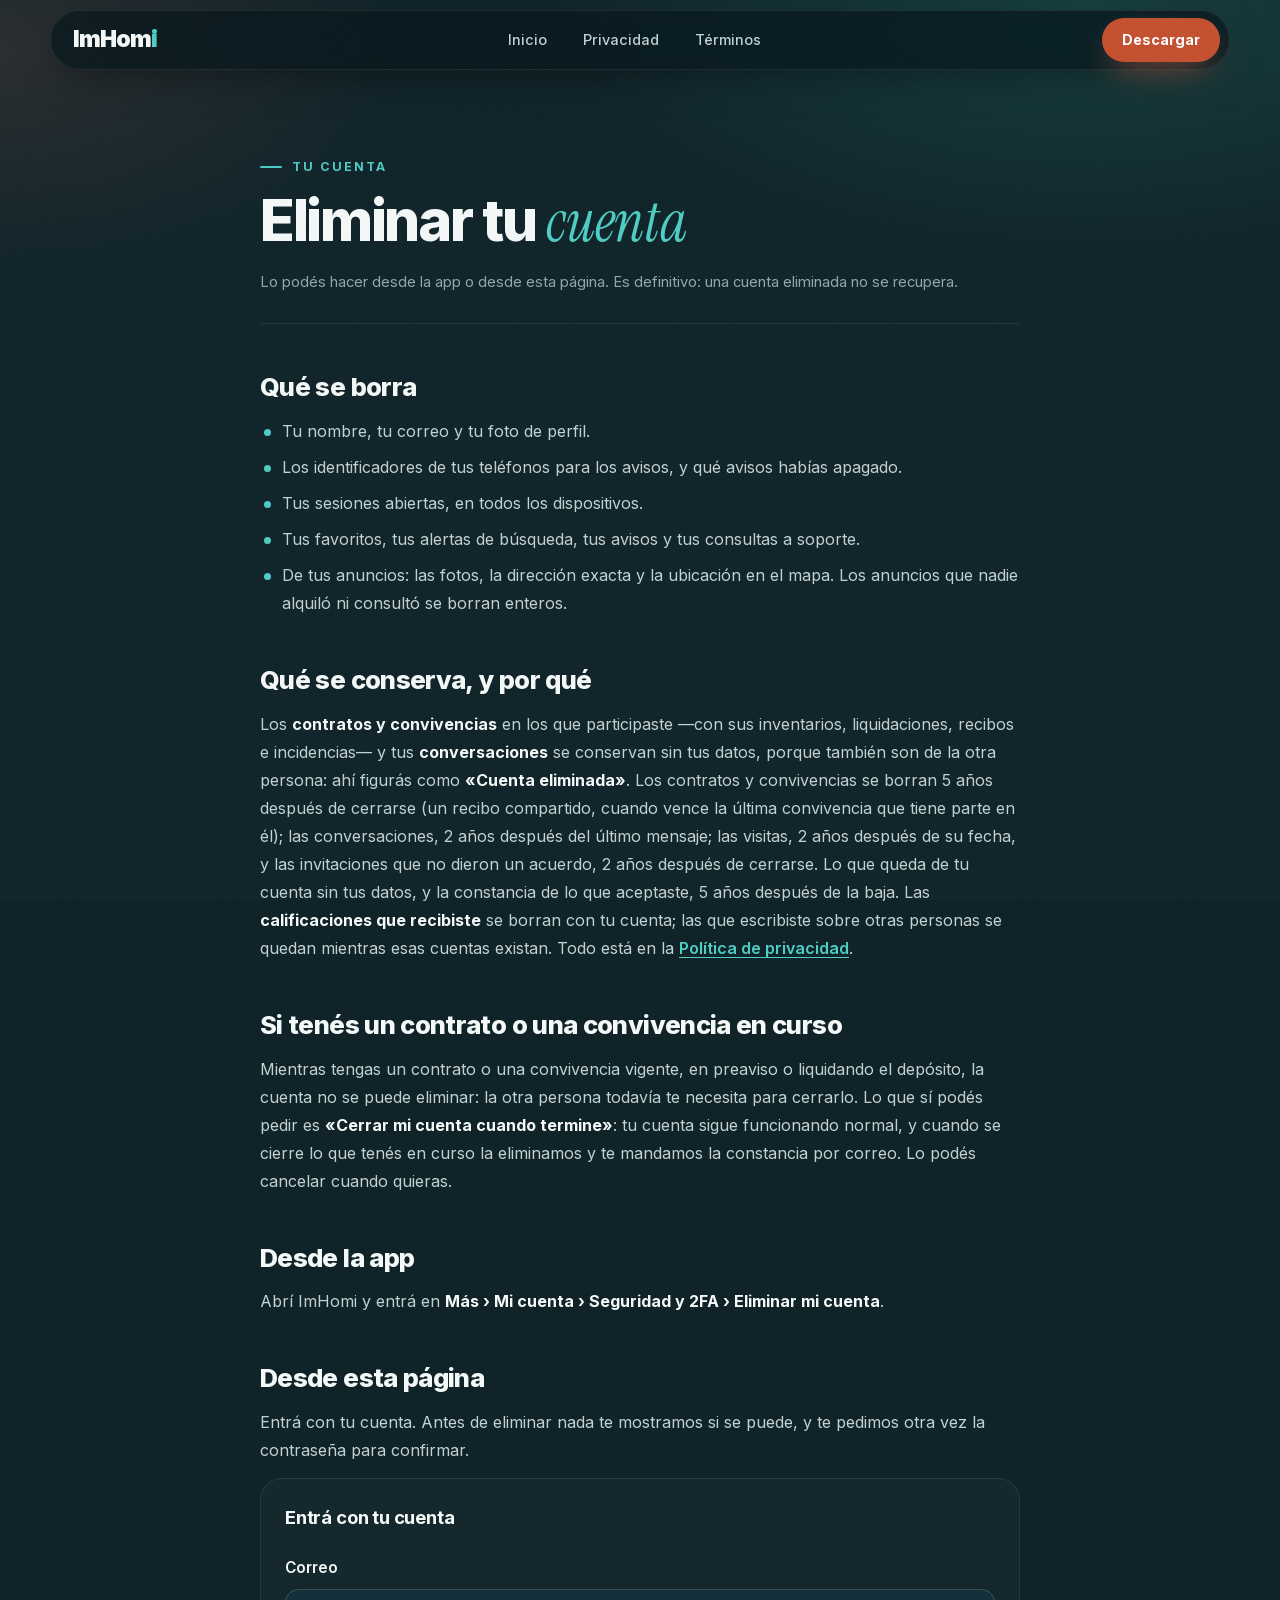
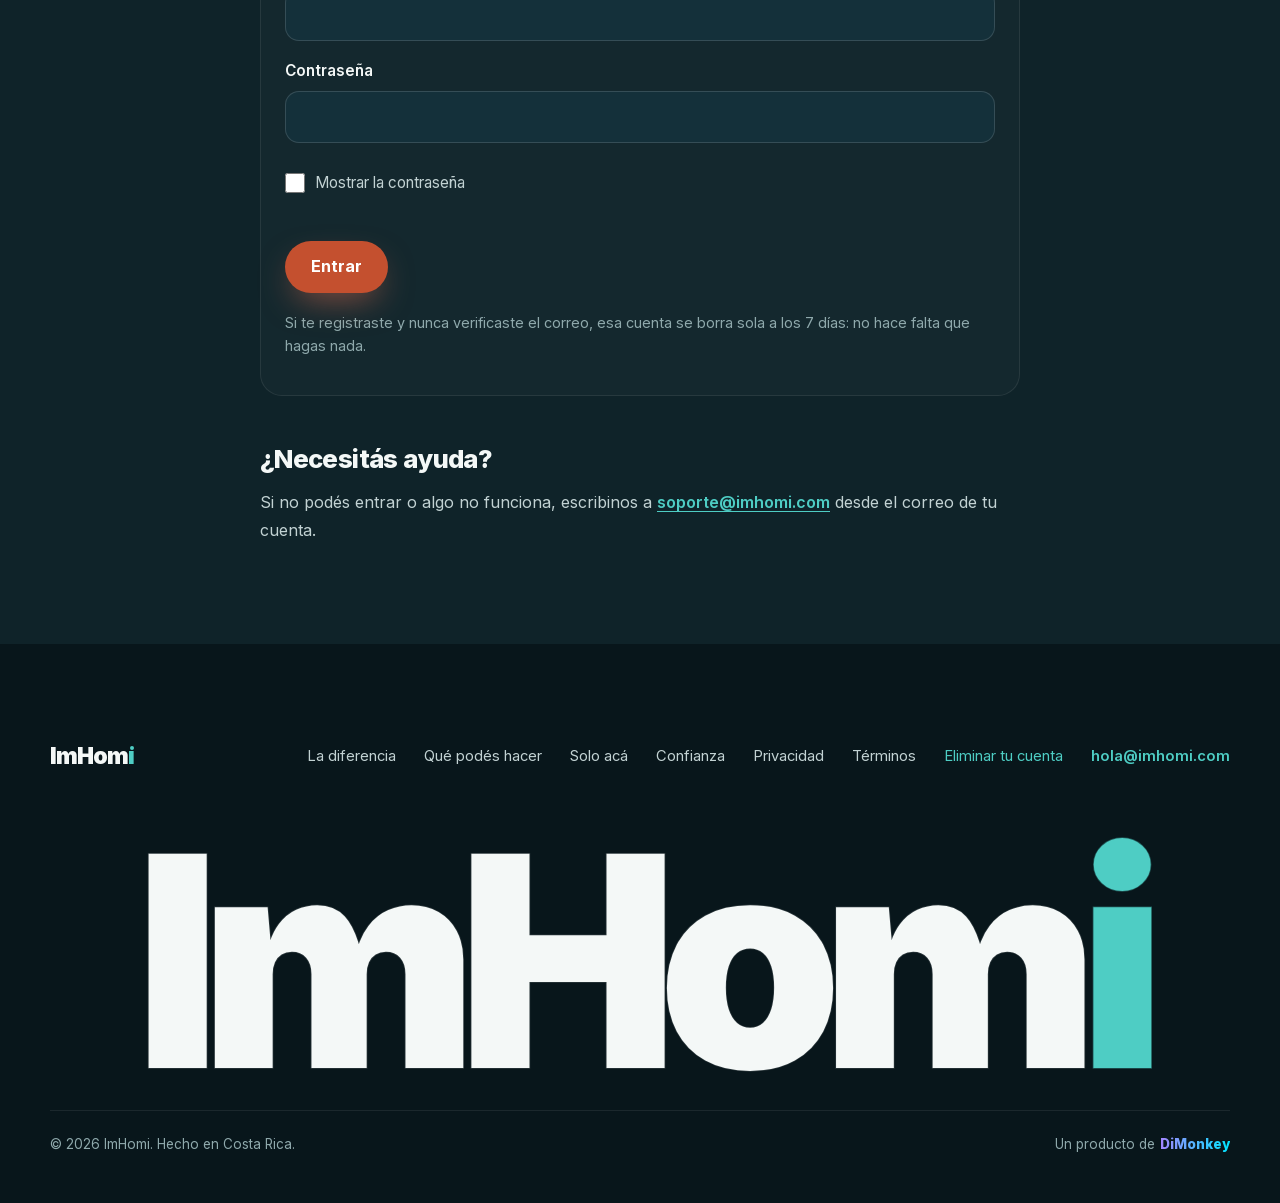
<file: eliminar-cuenta.html>
<!DOCTYPE html>
<html lang="es">
<head>
  <meta charset="UTF-8">
  <meta name="viewport" content="width=device-width, initial-scale=1.0">
  <title>Eliminar tu cuenta — ImHomi</title>
  <meta name="description" content="Cómo eliminar tu cuenta de ImHomi, desde la app o desde esta página: qué se borra, qué se conserva y qué pasa si tenés un contrato o una convivencia en curso.">
  <!-- Se piden la contraseña y un código: que la dirección no viaje a ningún otro sitio. -->
  <meta name="referrer" content="no-referrer">
  <link rel="canonical" href="https://www.imhomi.com/eliminar-cuenta.html">
  <link rel="icon" href="/favicon.ico" sizes="32x32">
  <link rel="icon" href="/favicon.svg" type="image/svg+xml">
  <link rel="icon" href="/favicon-96.png" type="image/png" sizes="96x96">
  <link rel="apple-touch-icon" href="/apple-touch-icon.png">
  <link rel="manifest" href="/site.webmanifest">
  <meta name="theme-color" content="#0F2329">
  <!-- Las tipografías se sirven desde el sitio (css/fonts.css): ninguna visita le manda la IP a otro. -->
  <link rel="preload" href="assets/fonts/inter-latin.woff2" as="font" type="font/woff2" crossorigin>
  <link rel="stylesheet" href="css/fonts.css">
  <link rel="stylesheet" href="css/site.css">
</head>
<!-- data-api: la misma API que usa la app. El origen de esta web tiene que
     estar en CORS_ORIGINS del backend (ya está, por reset-password.html). -->
<body class="legal-page" data-api="https://imhomibackend-production.up.railway.app/api">

  <a class="skip" href="#main">Saltar al contenido</a>

  <header class="hdr hdr--solid" id="hdr">
    <a href="./" class="logo" aria-label="ImHomi, inicio">ImHom<span class="idot">ı</span></a>
    <nav class="nav" id="nav" aria-label="Secciones">
      <span class="nav-ind" aria-hidden="true"></span>
      <a href="./">Inicio</a>
      <a href="privacy.html">Privacidad</a>
      <a href="terms.html">Términos</a>
    </nav>
    <a href="./#descargar" class="btn btn--coral btn--sm">Descargar</a>
  </header>

  <main id="main" class="legal">
    <div class="legal-in">
      <span class="eyebrow">Tu cuenta</span>
      <h1>Eliminar tu <span class="serif">cuenta</span></h1>
      <p class="date">Lo podés hacer desde la app o desde esta página. Es definitivo: una cuenta eliminada no se recupera.</p>

      <h2>Qué se borra</h2>
      <ul>
        <li>Tu nombre, tu correo y tu foto de perfil.</li>
        <li>Los identificadores de tus teléfonos para los avisos, y qué avisos habías apagado.</li>
        <li>Tus sesiones abiertas, en todos los dispositivos.</li>
        <li>Tus favoritos, tus alertas de búsqueda, tus avisos y tus consultas a soporte.</li>
        <li>De tus anuncios: las fotos, la dirección exacta y la ubicación en el mapa. Los anuncios que nadie alquiló ni consultó se borran enteros.</li>
      </ul>

      <h2>Qué se conserva, y por qué</h2>
      <p>Los <strong>contratos y convivencias</strong> en los que participaste —con sus inventarios, liquidaciones, recibos e incidencias— y tus <strong>conversaciones</strong> se conservan sin tus datos, porque también son de la otra persona: ahí figurás como <strong>«Cuenta eliminada»</strong>. Los contratos y convivencias se borran 5 años después de cerrarse (un recibo compartido, cuando vence la última convivencia que tiene parte en él); las conversaciones, 2 años después del último mensaje; las visitas, 2 años después de su fecha, y las invitaciones que no dieron un acuerdo, 2 años después de cerrarse. Lo que queda de tu cuenta sin tus datos, y la constancia de lo que aceptaste, 5 años después de la baja. Las <strong>calificaciones que recibiste</strong> se borran con tu cuenta; las que escribiste sobre otras personas se quedan mientras esas cuentas existan. Todo está en la <a href="privacy.html#conservacion">Política de privacidad</a>.</p>

      <h2>Si tenés un contrato o una convivencia en curso</h2>
      <p>Mientras tengas un contrato o una convivencia vigente, en preaviso o liquidando el depósito, la cuenta no se puede eliminar: la otra persona todavía te necesita para cerrarlo. Lo que sí podés pedir es <strong>«Cerrar mi cuenta cuando termine»</strong>: tu cuenta sigue funcionando normal, y cuando se cierre lo que tenés en curso la eliminamos y te mandamos la constancia por correo. Lo podés cancelar cuando quieras.</p>

      <h2>Desde la app</h2>
      <p>Abrí ImHomi y entrá en <strong>Más › Mi cuenta › Seguridad y 2FA › Eliminar mi cuenta</strong>.</p>

      <h2 id="web-h">Desde esta página</h2>
      <p>Entrá con tu cuenta. Antes de eliminar nada te mostramos si se puede, y te pedimos otra vez la contraseña para confirmar.</p>

      <!-- Sin JavaScript no se puede hablar con la API: se dice, con la salida. -->
      <noscript>
        <div class="notice">
          <strong>Hace falta JavaScript</strong>
          Esta página necesita JavaScript para eliminar tu cuenta. Activalo, hacelo desde la app, o escribinos a <a href="mailto:soporte@imhomi.com">soporte@imhomi.com</a>.
        </div>
      </noscript>

      <!-- Una sola de estas secciones está a la vista. La elige js/eliminar-cuenta.js. -->
      <div class="baja" id="baja" aria-labelledby="web-h" hidden>

        <!-- 1. Entrar -->
        <section id="baja-login" class="revert" aria-labelledby="baja-login-h">
          <h3 id="baja-login-h" tabindex="-1">Entrá con tu cuenta</h3>
          <form id="baja-login-form" class="reset-form" novalidate>
            <div class="reset-field">
              <label for="baja-email">Correo</label>
              <input type="email" id="baja-email" name="email" autocomplete="username" required maxlength="100" spellcheck="false" autocapitalize="off" aria-describedby="baja-email-error">
              <p class="reset-error" id="baja-email-error" role="alert" hidden></p>
            </div>
            <div class="reset-field">
              <label for="baja-password">Contraseña</label>
              <input type="password" id="baja-password" name="password" autocomplete="current-password" required maxlength="255" aria-describedby="baja-password-error">
              <p class="reset-error" id="baja-password-error" role="alert" hidden></p>
            </div>
            <label class="reset-show"><input type="checkbox" id="baja-show"> Mostrar la contraseña</label>
            <div class="revert-actions">
              <button type="submit" class="btn btn--coral" id="baja-login-go">Entrar</button>
            </div>
            <p class="revert-msg" id="baja-login-error" role="alert" hidden></p>
          </form>
          <p class="baja-small">Si te registraste y nunca verificaste el correo, esa cuenta se borra sola a los 7 días: no hace falta que hagas nada.</p>
        </section>

        <!-- 1b. El código del ingreso (cuentas con 2FA) -->
        <section id="baja-otp" class="revert" aria-labelledby="baja-otp-h" hidden>
          <h3 id="baja-otp-h" tabindex="-1">Escribí el código del correo</h3>
          <p>Tu cuenta tiene la verificación en dos pasos. Te mandamos un código de 6 dígitos a <strong id="baja-otp-email">tu correo</strong>. Vale 10 minutos.</p>
          <form id="baja-otp-form" class="reset-form" novalidate>
            <div class="reset-field">
              <label for="baja-otp-code">Código</label>
              <input type="text" id="baja-otp-code" name="code" inputmode="numeric" autocomplete="one-time-code" pattern="[0-9]{6}" maxlength="6" required aria-describedby="baja-otp-code-error">
              <p class="reset-error" id="baja-otp-code-error" role="alert" hidden></p>
            </div>
            <div class="revert-actions">
              <button type="submit" class="btn btn--coral" id="baja-otp-go">Confirmar</button>
              <button type="button" class="btn btn--glass" id="baja-otp-resend">Mandarme otro código</button>
              <button type="button" class="btn btn--glass" id="baja-otp-back">Usar otra cuenta</button>
            </div>
            <p class="revert-msg" id="baja-otp-error" role="alert" hidden></p>
            <p class="baja-ok-msg" id="baja-otp-ok" role="status" hidden></p>
          </form>
        </section>

        <!-- 2. Lo que se puede hacer con esta cuenta -->
        <section id="baja-check" class="revert" aria-labelledby="baja-check-h" hidden>
          <h3 id="baja-check-h" tabindex="-1">Tu cuenta</h3>
          <p class="baja-who">Entraste como <strong id="baja-who"></strong>.</p>
          <p class="revert-msg" id="baja-check-msg" role="alert" hidden></p>

          <!-- Ya pidió cerrarla cuando termine -->
          <div id="baja-scheduled" hidden>
            <div class="revert-ok" role="status">
              <h2>Tu cuenta se va a cerrar cuando termine lo que tenés en curso</h2>
              <p>Lo pediste el <strong id="baja-scheduled-at"></strong>. Mientras tanto la cuenta funciona normal; cuando se cierre lo que tenés en curso la eliminamos y te mandamos la constancia por correo.</p>
            </div>
            <div class="revert-actions">
              <button type="button" class="btn btn--glass" id="baja-cancel-schedule">Cancelar el cierre programado</button>
              <button type="button" class="btn btn--glass" data-salir>Salir</button>
            </div>
          </div>

          <!-- Lo que la frena -->
          <div id="baja-blocked" hidden>
            <div class="notice" role="status">
              <strong>Por ahora no se puede eliminar</strong>
              <span id="baja-blocked-text"></span>
            </div>
            <ul class="baja-blockers" id="baja-blockers"></ul>
          </div>

          <!-- Lo que le deben (decisión 50): no frena, pero se dice antes -->
          <div class="notice" id="baja-owed" hidden>
            <strong>Te deben plata en recibos compartidos</strong>
            <span>En recibos que pagaste y otros roomies todavía no te devolvieron hay <b id="baja-owed-amount"></b>. Si cerrás la cuenta, esa plata queda para arreglarla con ellos por fuera de ImHomi.</span>
          </div>

          <!-- Confirmar: eliminar ahora, o programarlo -->
          <form id="baja-confirm-form" class="reset-form" novalidate hidden>
            <h3 id="baja-confirm-h">Confirmá con tu contraseña</h3>
            <p id="baja-confirm-text"></p>
            <div class="reset-field">
              <label for="baja-confirm-password">Contraseña</label>
              <input type="password" id="baja-confirm-password" name="password" autocomplete="current-password" required maxlength="255" aria-describedby="baja-confirm-password-error">
              <p class="reset-error" id="baja-confirm-password-error" role="alert" hidden></p>
            </div>
            <div id="baja-code-box" hidden>
              <p>Tu cuenta tiene la verificación en dos pasos: también hace falta un código que te mandamos al correo.</p>
              <div class="revert-actions baja-inline">
                <button type="button" class="btn btn--glass" id="baja-code-send">Mandarme el código</button>
              </div>
              <div class="reset-field" id="baja-code-field" hidden>
                <label for="baja-confirm-code">Código del correo</label>
                <input type="text" id="baja-confirm-code" name="code" inputmode="numeric" autocomplete="one-time-code" pattern="[0-9]{6}" maxlength="6" aria-describedby="baja-confirm-code-hint baja-confirm-code-error">
                <p class="reset-hint" id="baja-confirm-code-hint"></p>
                <p class="reset-error" id="baja-confirm-code-error" role="alert" hidden></p>
              </div>
            </div>
            <label class="reset-show baja-sure"><input type="checkbox" id="baja-sure"> <span id="baja-sure-text">Entiendo que es definitivo.</span></label>
            <div class="revert-actions">
              <button type="submit" class="btn btn--coral" id="baja-confirm-go">Eliminar mi cuenta</button>
              <button type="button" class="btn btn--glass" data-salir>Salir sin hacer nada</button>
            </div>
            <p class="revert-msg" id="baja-confirm-error" role="alert" hidden></p>
          </form>
        </section>

        <!-- 3. Resultado -->
        <section id="baja-done" class="revert" aria-labelledby="baja-done-h" hidden>
          <div class="revert-ok" role="status">
            <h2 id="baja-done-h" tabindex="-1"></h2>
            <p id="baja-done-text"></p>
          </div>
          <div class="revert-actions">
            <a href="./" class="btn btn--glass">Volver al inicio</a>
          </div>
        </section>
      </div>

      <h2>¿Necesitás ayuda?</h2>
      <p>Si no podés entrar o algo no funciona, escribinos a <a href="mailto:soporte@imhomi.com">soporte@imhomi.com</a> desde el correo de tu cuenta.</p>
    </div>
  </main>

  <footer class="foot">
    <div class="wrap">
      <div class="foot-top">
        <a href="./" class="logo" aria-label="ImHomi, inicio">ImHom<span class="idot">ı</span></a>
        <nav aria-label="Pie de página">
          <a href="./#diferencia">La diferencia</a><a href="./#capacidades">Qué podés hacer</a><a href="./#solo-aca">Solo acá</a><a href="./#confianza">Confianza</a><a href="privacy.html">Privacidad</a><a href="terms.html">Términos</a><a href="eliminar-cuenta.html" aria-current="page">Eliminar tu cuenta</a><a href="mailto:hola@imhomi.com" class="mail-l">hola@imhomi.com</a>
        </nav>
      </div>
      <div class="giant giant--full" aria-hidden="true"><span class="g-out">ImHom<span>i</span></span><span class="g-fill">ImHom<span>i</span></span></div>
      <div class="foot-bot"><span>© 2026 ImHomi. Hecho en Costa Rica.</span><a href="https://www.dimonkey.com" target="_blank" rel="noopener">Un producto de <span class="dm">DiMonkey</span></a></div>
    </div>
  </footer>

  <script src="js/site.js"></script>
  <script src="js/paso.js"></script>
  <script src="js/eliminar-cuenta.js"></script>
</body>
</html>
</file>
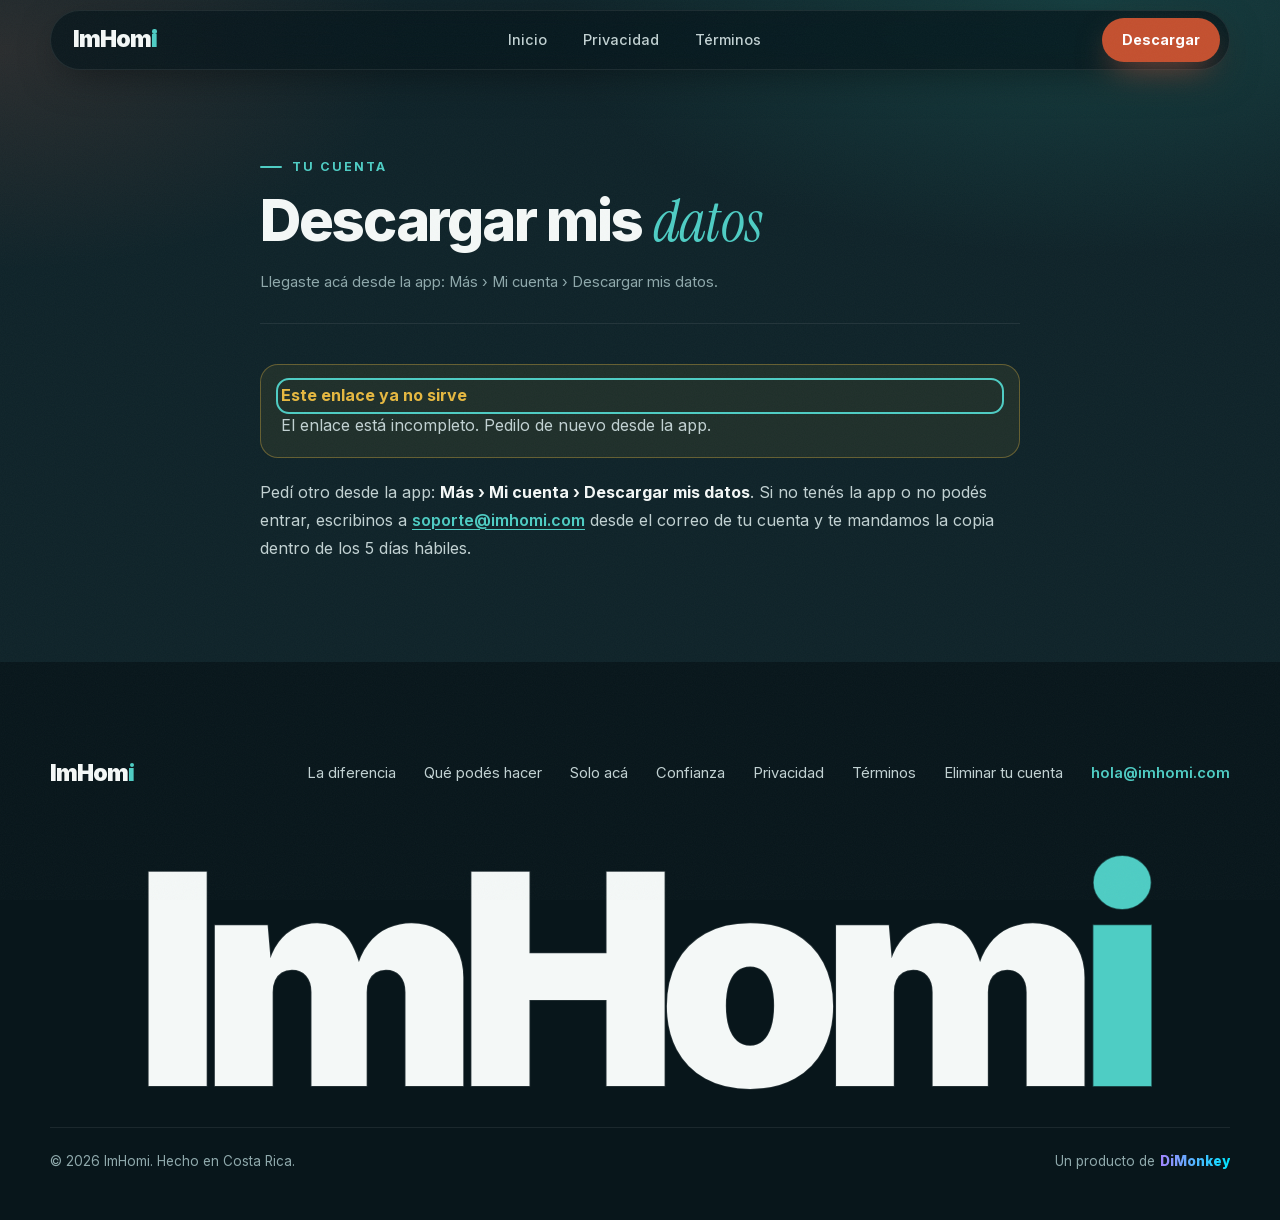
<file: mis-datos.html>
<!DOCTYPE html>
<html lang="es">
<head>
  <meta charset="UTF-8">
  <meta name="viewport" content="width=device-width, initial-scale=1.0">
  <title>Descargar mis datos — ImHomi</title>
  <meta name="description" content="Descargá una copia de los datos que ImHomi guarda sobre vos.">
  <!-- Es una página para quien llega desde la app: no va en buscadores ni en el sitemap. -->
  <meta name="robots" content="noindex, nofollow">
  <!-- El enlace lleva un token: que no viaje a ningún otro sitio. -->
  <meta name="referrer" content="no-referrer">
  <link rel="icon" href="/favicon.ico" sizes="32x32">
  <link rel="icon" href="/favicon.svg" type="image/svg+xml">
  <link rel="icon" href="/favicon-96.png" type="image/png" sizes="96x96">
  <link rel="apple-touch-icon" href="/apple-touch-icon.png">
  <link rel="manifest" href="/site.webmanifest">
  <meta name="theme-color" content="#0F2329">
  <!-- Las tipografías se sirven desde el sitio (css/fonts.css): ninguna visita le manda la IP a otro. -->
  <link rel="preload" href="assets/fonts/inter-latin.woff2" as="font" type="font/woff2" crossorigin>
  <link rel="stylesheet" href="css/fonts.css">
  <link rel="stylesheet" href="css/site.css">
</head>
<!-- data-api: la API a la que esta página le pide la copia. Es la misma que
     usa la app. El origen de esta web tiene que estar en CORS_ORIGINS del
     backend. -->
<body class="legal-page" data-api="https://imhomibackend-production.up.railway.app/api">

  <a class="skip" href="#main">Saltar al contenido</a>

  <header class="hdr hdr--solid" id="hdr">
    <a href="./" class="logo" aria-label="ImHomi, inicio">ImHom<span class="idot">ı</span></a>
    <nav class="nav" id="nav" aria-label="Secciones">
      <span class="nav-ind" aria-hidden="true"></span>
      <a href="./">Inicio</a>
      <a href="privacy.html">Privacidad</a>
      <a href="terms.html">Términos</a>
    </nav>
    <a href="./#descargar" class="btn btn--coral btn--sm">Descargar</a>
  </header>

  <main id="main" class="legal">
    <div class="legal-in">
      <span class="eyebrow">Tu cuenta</span>
      <h1>Descargar mis <span class="serif">datos</span></h1>
      <p class="date">Llegaste acá desde la app: Más › Mi cuenta › Descargar mis datos.</p>

      <!-- Sin JavaScript no se puede llamar a la API: se dice, con la salida. -->
      <noscript>
        <div class="notice">
          <strong>Hace falta JavaScript</strong>
          Esta página necesita JavaScript para bajar tu copia. Activalo y volvé a pedirla desde la app, o escribinos a <a href="mailto:soporte@imhomi.com">soporte@imhomi.com</a> desde el correo de tu cuenta.
        </div>
      </noscript>

      <!-- Una sola de estas secciones está a la vista. La elige js/mis-datos.js. -->
      <section id="datos-ask" class="revert" hidden>
        <p>Te bajamos un archivo con todo lo que ImHomi guarda sobre vos: tu cuenta, tus anuncios, tus visitas, tus mensajes, tus contratos y convivencias, tus calificaciones, tus notificaciones y tus consultas a soporte.</p>
        <ul>
          <li>De las otras personas figura solo el nombre. De lo que escribieron o subieron ellas, solo lo que escribieron sobre vos (las calificaciones que recibiste); de tus contratos y convivencias, lo que pactaron entre las dos partes y lo que escribiste vos.</li>
          <li>Las fotos que subiste a tus contratos y convivencias vienen con enlaces que sirven 24 horas: si las querés guardar, bajalas antes.</li>
          <li>Es un archivo de texto en formato JSON, que se abre con cualquier editor.</li>
          <li>Guardalo en un lugar seguro: tiene tus datos personales.</li>
        </ul>
        <div class="revert-actions">
          <button type="button" class="btn btn--coral" id="datos-go">Descargar mis datos</button>
        </div>
        <p class="revert-msg" id="datos-error" role="alert" hidden></p>
      </section>

      <section id="datos-done" class="revert" hidden>
        <div class="revert-ok" role="status">
          <h2 id="datos-done-title" tabindex="-1">Listo: tu copia se descargó</h2>
          <p>Buscala en tus descargas como <strong id="datos-file"></strong>.</p>
        </div>
        <p>Si querés corregir algo, hacelo desde la app, en Más › Mi cuenta. Para lo que no puedas hacer desde ahí, escribinos a <a href="mailto:soporte@imhomi.com">soporte@imhomi.com</a> desde el correo de tu cuenta: te respondemos dentro de los 5 días hábiles. Más detalles en la <a href="privacy.html#derechos">Política de privacidad</a>.</p>
      </section>

      <section id="datos-invalid" class="revert" hidden>
        <div class="notice" role="status">
          <strong id="datos-invalid-title" tabindex="-1">Este enlace ya no sirve</strong>
          <span id="datos-invalid-text">Vale 10 minutos desde que lo pediste.</span>
        </div>
        <p>Pedí otro desde la app: <strong>Más › Mi cuenta › Descargar mis datos</strong>. Si no tenés la app o no podés entrar, escribinos a <a href="mailto:soporte@imhomi.com">soporte@imhomi.com</a> desde el correo de tu cuenta y te mandamos la copia dentro de los 5 días hábiles.</p>
      </section>
    </div>
  </main>

  <footer class="foot">
    <div class="wrap">
      <div class="foot-top">
        <a href="./" class="logo" aria-label="ImHomi, inicio">ImHom<span class="idot">ı</span></a>
        <nav aria-label="Pie de página">
          <a href="./#diferencia">La diferencia</a><a href="./#capacidades">Qué podés hacer</a><a href="./#solo-aca">Solo acá</a><a href="./#confianza">Confianza</a><a href="privacy.html">Privacidad</a><a href="terms.html">Términos</a><a href="eliminar-cuenta.html">Eliminar tu cuenta</a><a href="mailto:hola@imhomi.com" class="mail-l">hola@imhomi.com</a>
        </nav>
      </div>
      <div class="giant giant--full" aria-hidden="true"><span class="g-out">ImHom<span>i</span></span><span class="g-fill">ImHom<span>i</span></span></div>
      <div class="foot-bot"><span>© 2026 ImHomi. Hecho en Costa Rica.</span><a href="https://www.dimonkey.com" target="_blank" rel="noopener">Un producto de <span class="dm">DiMonkey</span></a></div>
    </div>
  </footer>

  <script src="js/site.js"></script>
  <script src="js/paso.js"></script>
  <script src="js/mis-datos.js"></script>
</body>
</html>
</file>
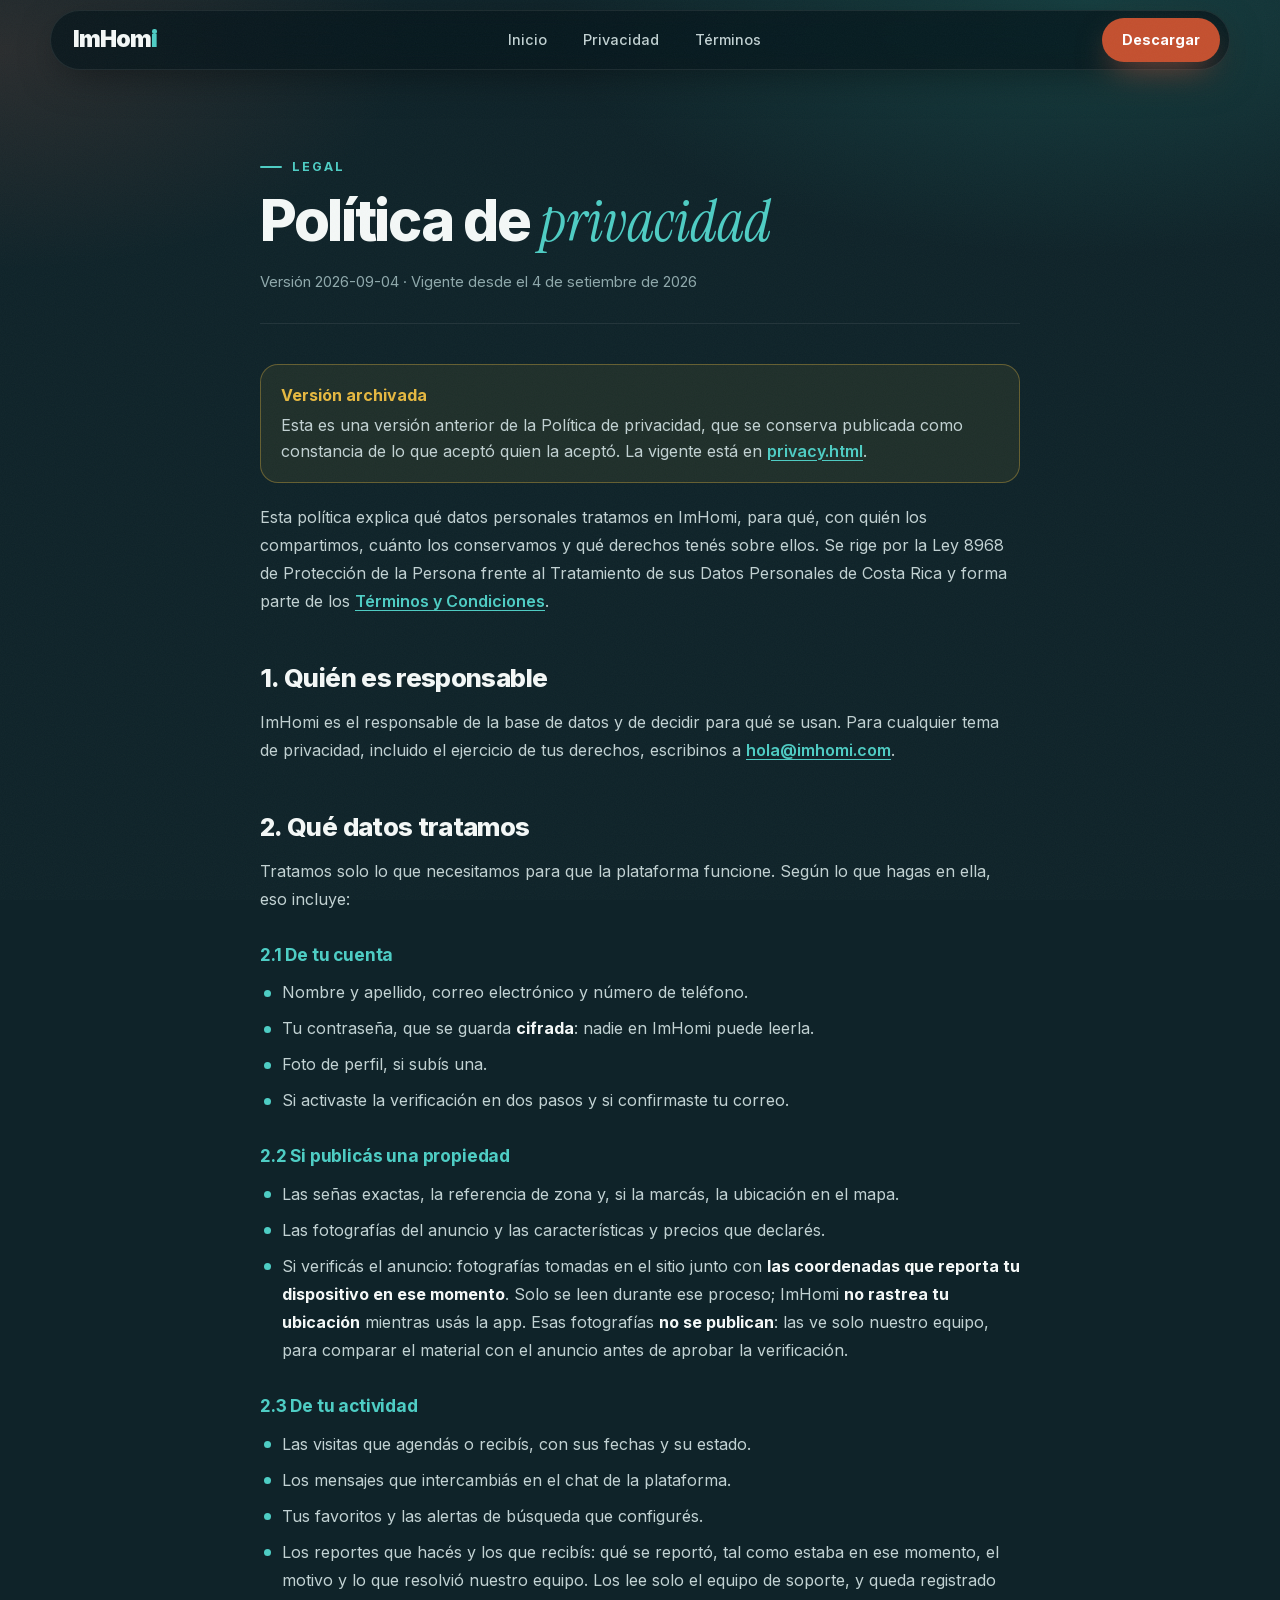
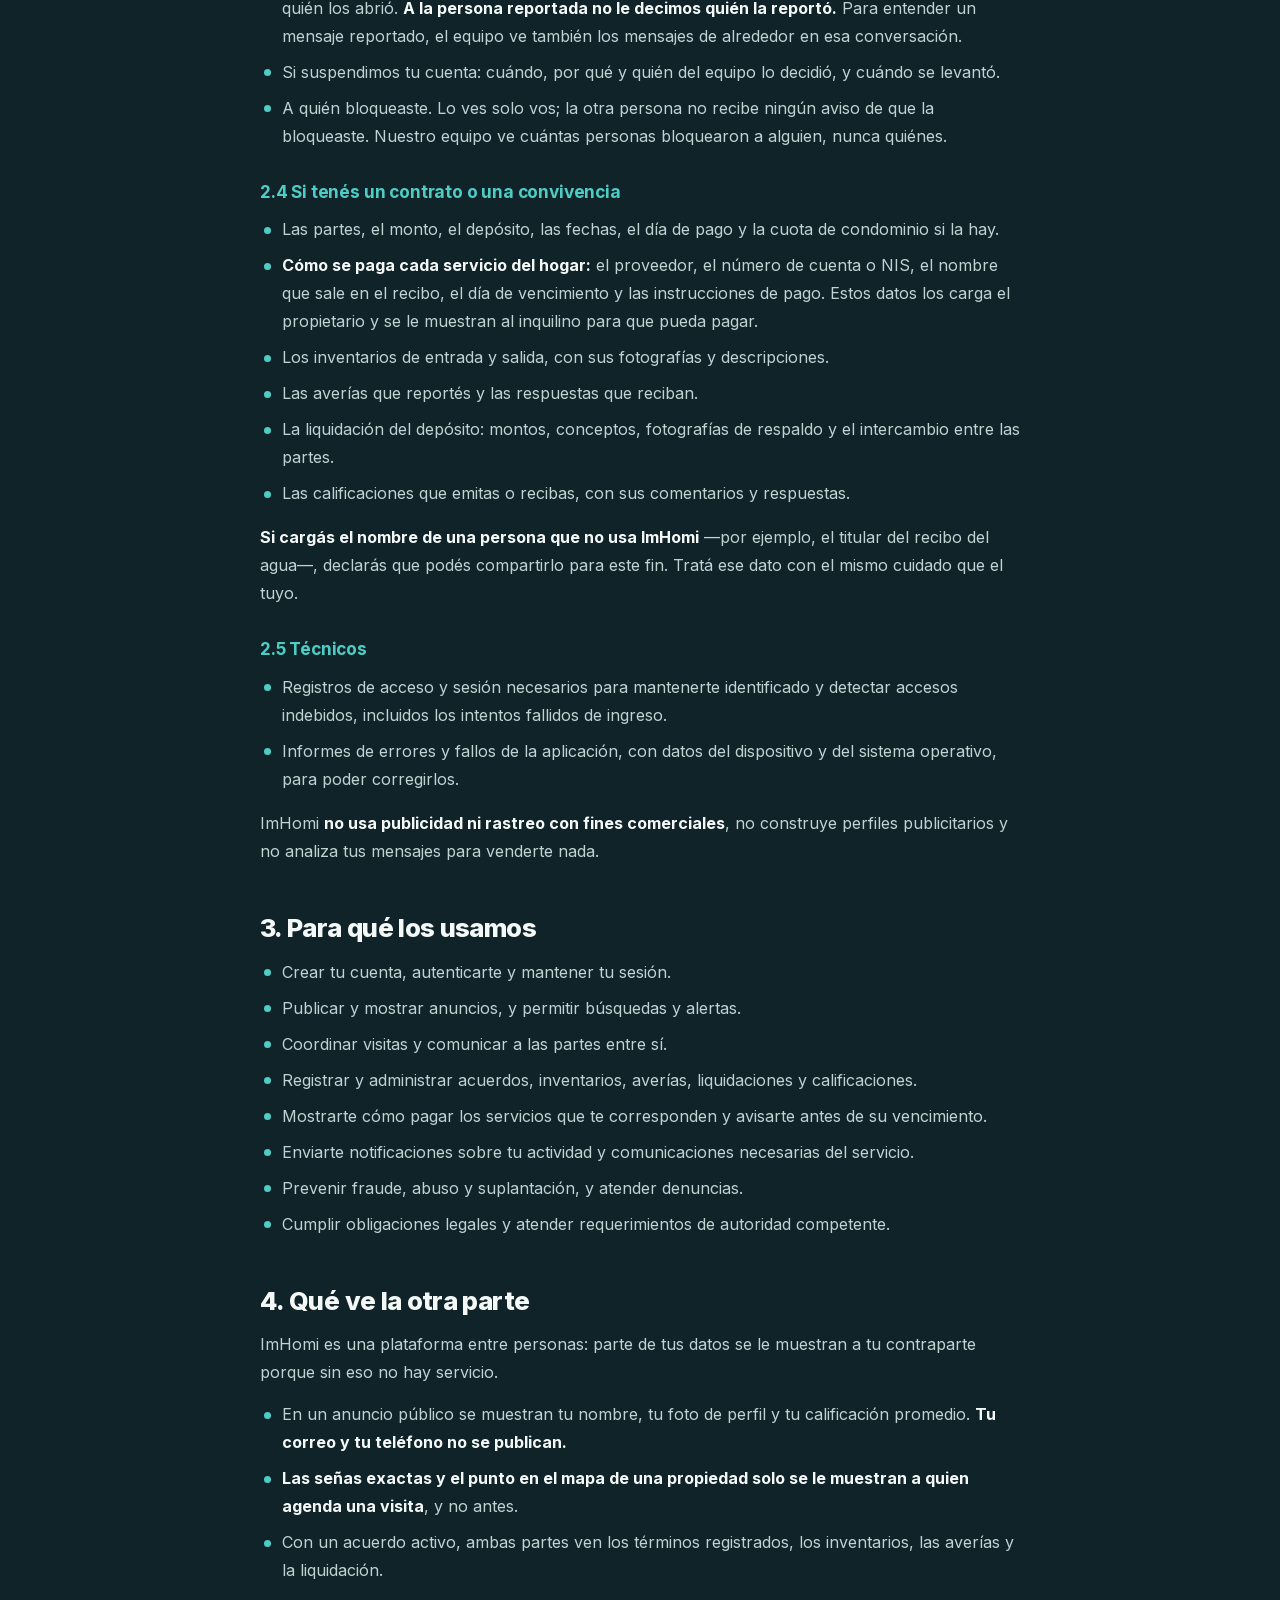
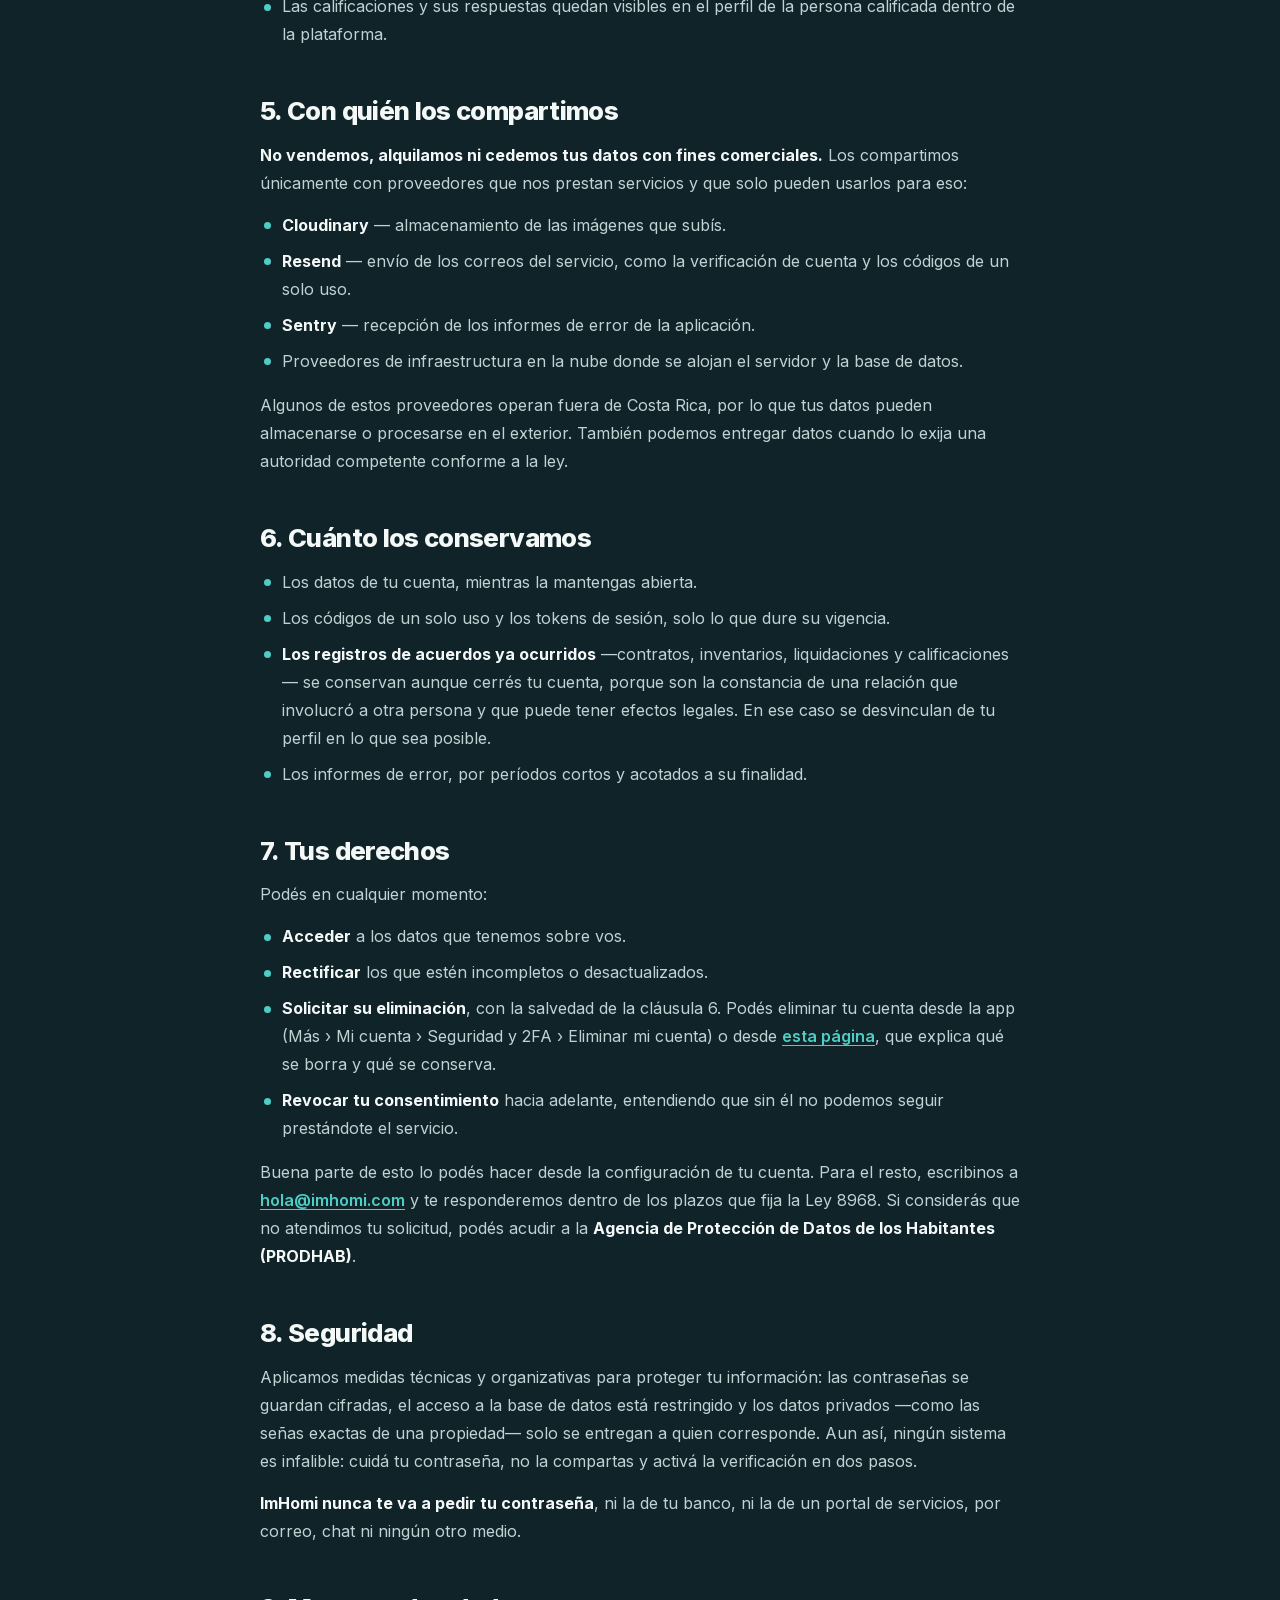
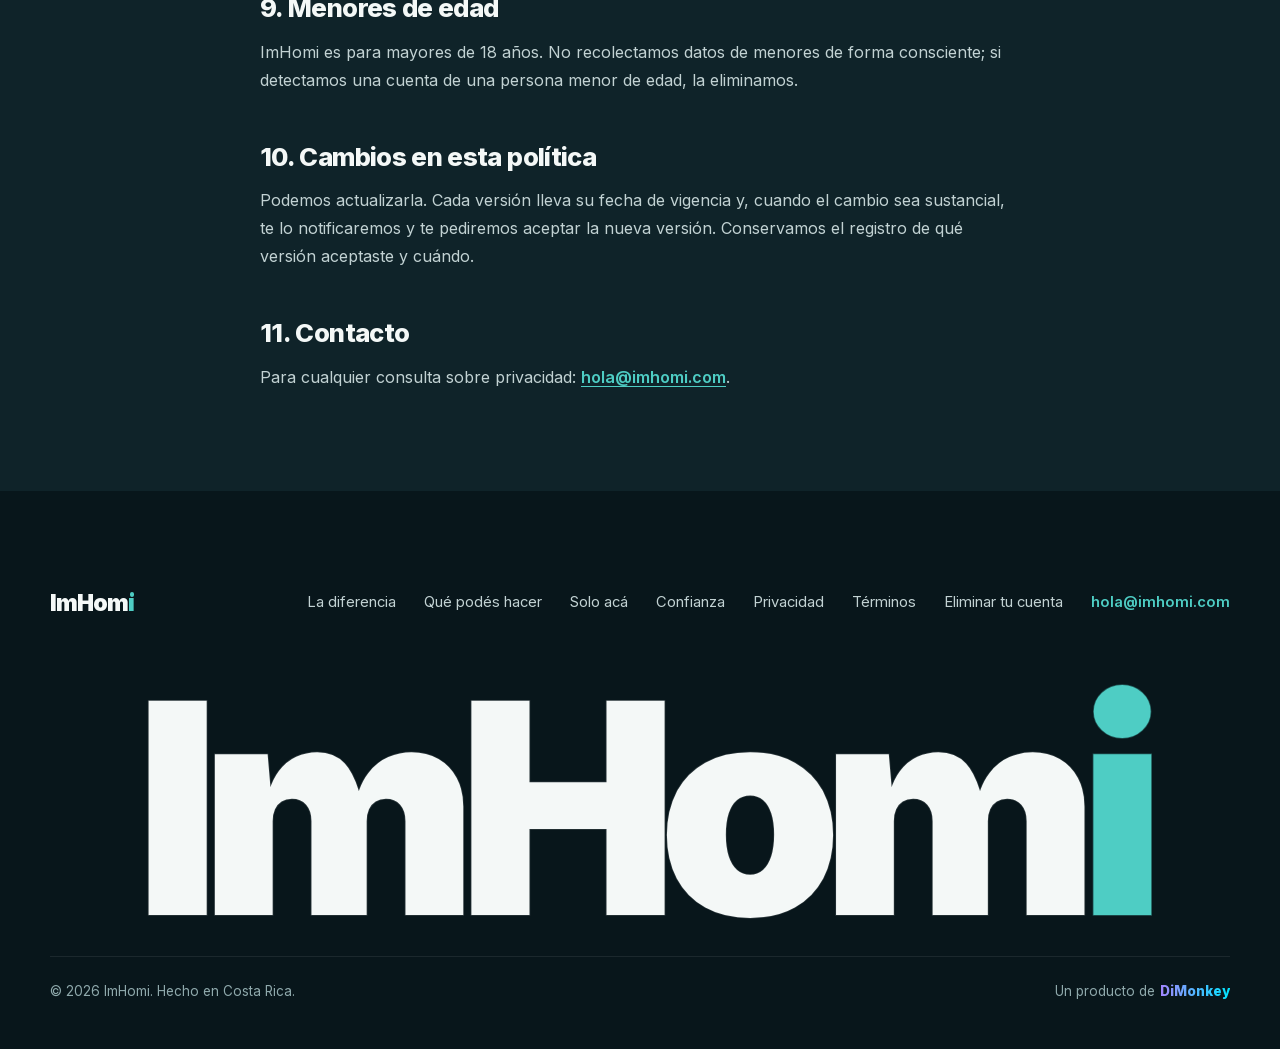
<file: privacy-2026-09-04.html>
<!DOCTYPE html>
<html lang="es">
<head>
  <meta charset="UTF-8">
  <meta name="robots" content="noindex">
  <meta name="viewport" content="width=device-width, initial-scale=1.0">
  <title>Política de Privacidad (versión 2026-09-04, archivada) — ImHomi</title>
  <meta name="description" content="Política de privacidad de ImHomi, la app para buscar alquileres en Costa Rica.">
  <link rel="icon" href="/favicon.ico" sizes="32x32">
  <link rel="icon" href="/favicon.svg" type="image/svg+xml">
  <link rel="icon" href="/favicon-96.png" type="image/png" sizes="96x96">
  <link rel="apple-touch-icon" href="/apple-touch-icon.png">
  <link rel="manifest" href="/site.webmanifest">
  <link rel="canonical" href="https://www.imhomi.com/privacy.html">
  <meta name="theme-color" content="#0F2329">
  <!-- Las tipografías se sirven desde el sitio (css/fonts.css): ninguna visita le manda la IP a otro. -->
  <link rel="preload" href="assets/fonts/inter-latin.woff2" as="font" type="font/woff2" crossorigin>
  <link rel="stylesheet" href="css/fonts.css">
  <link rel="stylesheet" href="css/site.css">
</head>
<body class="legal-page">

  <a class="skip" href="#main">Saltar al contenido</a>

  <header class="hdr hdr--solid" id="hdr">
    <a href="./" class="logo" aria-label="ImHomi, inicio">ImHom<span class="idot">ı</span></a>
    <nav class="nav" id="nav" aria-label="Secciones">
      <span class="nav-ind" aria-hidden="true"></span>
      <a href="./">Inicio</a>
      <a href="privacy.html">Privacidad</a>
      <a href="terms.html">Términos</a>
    </nav>
    <a href="./#descargar" class="btn btn--coral btn--sm">Descargar</a>
  </header>

  <main id="main" class="legal">
    <div class="legal-in">
    <span class="eyebrow">Legal</span>
    <h1>Política de <span class="serif">privacidad</span></h1>
    <p class="date">Versión 2026-09-04 &middot; Vigente desde el 4 de setiembre de 2026</p>
    <div class="notice" role="note"><strong>Versión archivada</strong> Esta es una versión anterior de la Política de privacidad, que se conserva publicada como constancia de lo que aceptó quien la aceptó. La vigente está en <a href="privacy.html">privacy.html</a>.</div>

    <p>Esta política explica qué datos personales tratamos en ImHomi, para qué, con quién los compartimos, cuánto los conservamos y qué derechos tenés sobre ellos. Se rige por la Ley 8968 de Protección de la Persona frente al Tratamiento de sus Datos Personales de Costa Rica y forma parte de los <a href="terms.html">Términos y Condiciones</a>.</p>

    <h2>1. Quién es responsable</h2>
    <p>ImHomi es el responsable de la base de datos y de decidir para qué se usan. Para cualquier tema de privacidad, incluido el ejercicio de tus derechos, escribinos a <a href="mailto:hola@imhomi.com">hola@imhomi.com</a>.</p>

    <h2>2. Qué datos tratamos</h2>
    <p>Tratamos solo lo que necesitamos para que la plataforma funcione. Según lo que hagas en ella, eso incluye:</p>

    <h3>2.1 De tu cuenta</h3>
    <ul>
      <li>Nombre y apellido, correo electrónico y número de teléfono.</li>
      <li>Tu contraseña, que se guarda <strong>cifrada</strong>: nadie en ImHomi puede leerla.</li>
      <li>Foto de perfil, si subís una.</li>
      <li>Si activaste la verificación en dos pasos y si confirmaste tu correo.</li>
    </ul>

    <h3>2.2 Si publicás una propiedad</h3>
    <ul>
      <li>Las señas exactas, la referencia de zona y, si la marcás, la ubicación en el mapa.</li>
      <li>Las fotografías del anuncio y las características y precios que declarés.</li>
      <li>Si verificás el anuncio: fotografías tomadas en el sitio junto con <strong>las coordenadas que reporta tu dispositivo en ese momento</strong>. Solo se leen durante ese proceso; ImHomi <strong>no rastrea tu ubicación</strong> mientras usás la app. Esas fotografías <strong>no se publican</strong>: las ve solo nuestro equipo, para comparar el material con el anuncio antes de aprobar la verificación.</li>
    </ul>

    <h3>2.3 De tu actividad</h3>
    <ul>
      <li>Las visitas que agendás o recibís, con sus fechas y su estado.</li>
      <li>Los mensajes que intercambiás en el chat de la plataforma.</li>
      <li>Tus favoritos y las alertas de búsqueda que configurés.</li>
      <li>Los reportes que hacés y los que recibís: qué se reportó, tal como estaba en ese momento, el motivo y lo que resolvió nuestro equipo. Los lee solo el equipo de soporte, y queda registrado quién los abrió. <strong>A la persona reportada no le decimos quién la reportó.</strong> Para entender un mensaje reportado, el equipo ve también los mensajes de alrededor en esa conversación.</li>
      <li>Si suspendimos tu cuenta: cuándo, por qué y quién del equipo lo decidió, y cuándo se levantó.</li>
      <li>A quién bloqueaste. Lo ves solo vos; la otra persona no recibe ningún aviso de que la bloqueaste. Nuestro equipo ve cuántas personas bloquearon a alguien, nunca quiénes.</li>
    </ul>

    <h3>2.4 Si tenés un contrato o una convivencia</h3>
    <ul>
      <li>Las partes, el monto, el depósito, las fechas, el día de pago y la cuota de condominio si la hay.</li>
      <li><strong>Cómo se paga cada servicio del hogar:</strong> el proveedor, el número de cuenta o NIS, el nombre que sale en el recibo, el día de vencimiento y las instrucciones de pago. Estos datos los carga el propietario y se le muestran al inquilino para que pueda pagar.</li>
      <li>Los inventarios de entrada y salida, con sus fotografías y descripciones.</li>
      <li>Las averías que reportés y las respuestas que reciban.</li>
      <li>La liquidación del depósito: montos, conceptos, fotografías de respaldo y el intercambio entre las partes.</li>
      <li>Las calificaciones que emitas o recibas, con sus comentarios y respuestas.</li>
    </ul>
    <p><strong>Si cargás el nombre de una persona que no usa ImHomi</strong> —por ejemplo, el titular del recibo del agua—, declarás que podés compartirlo para este fin. Tratá ese dato con el mismo cuidado que el tuyo.</p>

    <h3>2.5 Técnicos</h3>
    <ul>
      <li>Registros de acceso y sesión necesarios para mantenerte identificado y detectar accesos indebidos, incluidos los intentos fallidos de ingreso.</li>
      <li>Informes de errores y fallos de la aplicación, con datos del dispositivo y del sistema operativo, para poder corregirlos.</li>
    </ul>
    <p>ImHomi <strong>no usa publicidad ni rastreo con fines comerciales</strong>, no construye perfiles publicitarios y no analiza tus mensajes para venderte nada.</p>

    <h2>3. Para qué los usamos</h2>
    <ul>
      <li>Crear tu cuenta, autenticarte y mantener tu sesión.</li>
      <li>Publicar y mostrar anuncios, y permitir búsquedas y alertas.</li>
      <li>Coordinar visitas y comunicar a las partes entre sí.</li>
      <li>Registrar y administrar acuerdos, inventarios, averías, liquidaciones y calificaciones.</li>
      <li>Mostrarte cómo pagar los servicios que te corresponden y avisarte antes de su vencimiento.</li>
      <li>Enviarte notificaciones sobre tu actividad y comunicaciones necesarias del servicio.</li>
      <li>Prevenir fraude, abuso y suplantación, y atender denuncias.</li>
      <li>Cumplir obligaciones legales y atender requerimientos de autoridad competente.</li>
    </ul>

    <h2>4. Qué ve la otra parte</h2>
    <p>ImHomi es una plataforma entre personas: parte de tus datos se le muestran a tu contraparte porque sin eso no hay servicio.</p>
    <ul>
      <li>En un anuncio público se muestran tu nombre, tu foto de perfil y tu calificación promedio. <strong>Tu correo y tu teléfono no se publican.</strong></li>
      <li><strong>Las señas exactas y el punto en el mapa de una propiedad solo se le muestran a quien agenda una visita</strong>, y no antes.</li>
      <li>Con un acuerdo activo, ambas partes ven los términos registrados, los inventarios, las averías y la liquidación.</li>
      <li>Las calificaciones y sus respuestas quedan visibles en el perfil de la persona calificada dentro de la plataforma.</li>
    </ul>

    <h2>5. Con quién los compartimos</h2>
    <p><strong>No vendemos, alquilamos ni cedemos tus datos con fines comerciales.</strong> Los compartimos únicamente con proveedores que nos prestan servicios y que solo pueden usarlos para eso:</p>
    <ul>
      <li><strong>Cloudinary</strong> — almacenamiento de las imágenes que subís.</li>
      <li><strong>Resend</strong> — envío de los correos del servicio, como la verificación de cuenta y los códigos de un solo uso.</li>
      <li><strong>Sentry</strong> — recepción de los informes de error de la aplicación.</li>
      <li>Proveedores de infraestructura en la nube donde se alojan el servidor y la base de datos.</li>
    </ul>
    <p>Algunos de estos proveedores operan fuera de Costa Rica, por lo que tus datos pueden almacenarse o procesarse en el exterior. También podemos entregar datos cuando lo exija una autoridad competente conforme a la ley.</p>

    <h2>6. Cuánto los conservamos</h2>
    <ul>
      <li>Los datos de tu cuenta, mientras la mantengas abierta.</li>
      <li>Los códigos de un solo uso y los tokens de sesión, solo lo que dure su vigencia.</li>
      <li><strong>Los registros de acuerdos ya ocurridos</strong> —contratos, inventarios, liquidaciones y calificaciones— se conservan aunque cerrés tu cuenta, porque son la constancia de una relación que involucró a otra persona y que puede tener efectos legales. En ese caso se desvinculan de tu perfil en lo que sea posible.</li>
      <li>Los informes de error, por períodos cortos y acotados a su finalidad.</li>
    </ul>

    <h2>7. Tus derechos</h2>
    <p>Podés en cualquier momento:</p>
    <ul>
      <li><strong>Acceder</strong> a los datos que tenemos sobre vos.</li>
      <li><strong>Rectificar</strong> los que estén incompletos o desactualizados.</li>
      <li><strong>Solicitar su eliminación</strong>, con la salvedad de la cláusula 6. Podés eliminar tu cuenta desde la app (Más › Mi cuenta › Seguridad y 2FA › Eliminar mi cuenta) o desde <a href="eliminar-cuenta.html">esta página</a>, que explica qué se borra y qué se conserva.</li>
      <li><strong>Revocar tu consentimiento</strong> hacia adelante, entendiendo que sin él no podemos seguir prestándote el servicio.</li>
    </ul>
    <p>Buena parte de esto lo podés hacer desde la configuración de tu cuenta. Para el resto, escribinos a <a href="mailto:hola@imhomi.com">hola@imhomi.com</a> y te responderemos dentro de los plazos que fija la Ley 8968. Si considerás que no atendimos tu solicitud, podés acudir a la <strong>Agencia de Protección de Datos de los Habitantes (PRODHAB)</strong>.</p>

    <h2>8. Seguridad</h2>
    <p>Aplicamos medidas técnicas y organizativas para proteger tu información: las contraseñas se guardan cifradas, el acceso a la base de datos está restringido y los datos privados —como las señas exactas de una propiedad— solo se entregan a quien corresponde. Aun así, ningún sistema es infalible: cuidá tu contraseña, no la compartas y activá la verificación en dos pasos.</p>
    <p><strong>ImHomi nunca te va a pedir tu contraseña</strong>, ni la de tu banco, ni la de un portal de servicios, por correo, chat ni ningún otro medio.</p>

    <h2>9. Menores de edad</h2>
    <p>ImHomi es para mayores de 18 años. No recolectamos datos de menores de forma consciente; si detectamos una cuenta de una persona menor de edad, la eliminamos.</p>

    <h2>10. Cambios en esta política</h2>
    <p>Podemos actualizarla. Cada versión lleva su fecha de vigencia y, cuando el cambio sea sustancial, te lo notificaremos y te pediremos aceptar la nueva versión. Conservamos el registro de qué versión aceptaste y cuándo.</p>

    <h2>11. Contacto</h2>
    <p>Para cualquier consulta sobre privacidad: <a href="mailto:hola@imhomi.com">hola@imhomi.com</a>.</p>
    </div>
  </main>

  <footer class="foot">
    <div class="wrap">
      <div class="foot-top">
        <a href="./" class="logo" aria-label="ImHomi, inicio">ImHom<span class="idot">ı</span></a>
        <nav aria-label="Pie de página">
          <a href="./#diferencia">La diferencia</a><a href="./#capacidades">Qué podés hacer</a><a href="./#solo-aca">Solo acá</a><a href="./#confianza">Confianza</a><a href="privacy.html">Privacidad</a><a href="terms.html">Términos</a><a href="eliminar-cuenta.html">Eliminar tu cuenta</a><a href="mailto:hola@imhomi.com" class="mail-l">hola@imhomi.com</a>
        </nav>
      </div>
      <div class="giant giant--full" aria-hidden="true"><span class="g-out">ImHom<span>i</span></span><span class="g-fill">ImHom<span>i</span></span></div>
      <div class="foot-bot"><span>© 2026 ImHomi. Hecho en Costa Rica.</span><a href="https://www.dimonkey.com" target="_blank" rel="noopener">Un producto de <span class="dm">DiMonkey</span></a></div>
    </div>
  </footer>

  <script src="js/site.js"></script>
</body>
</html>
</file>
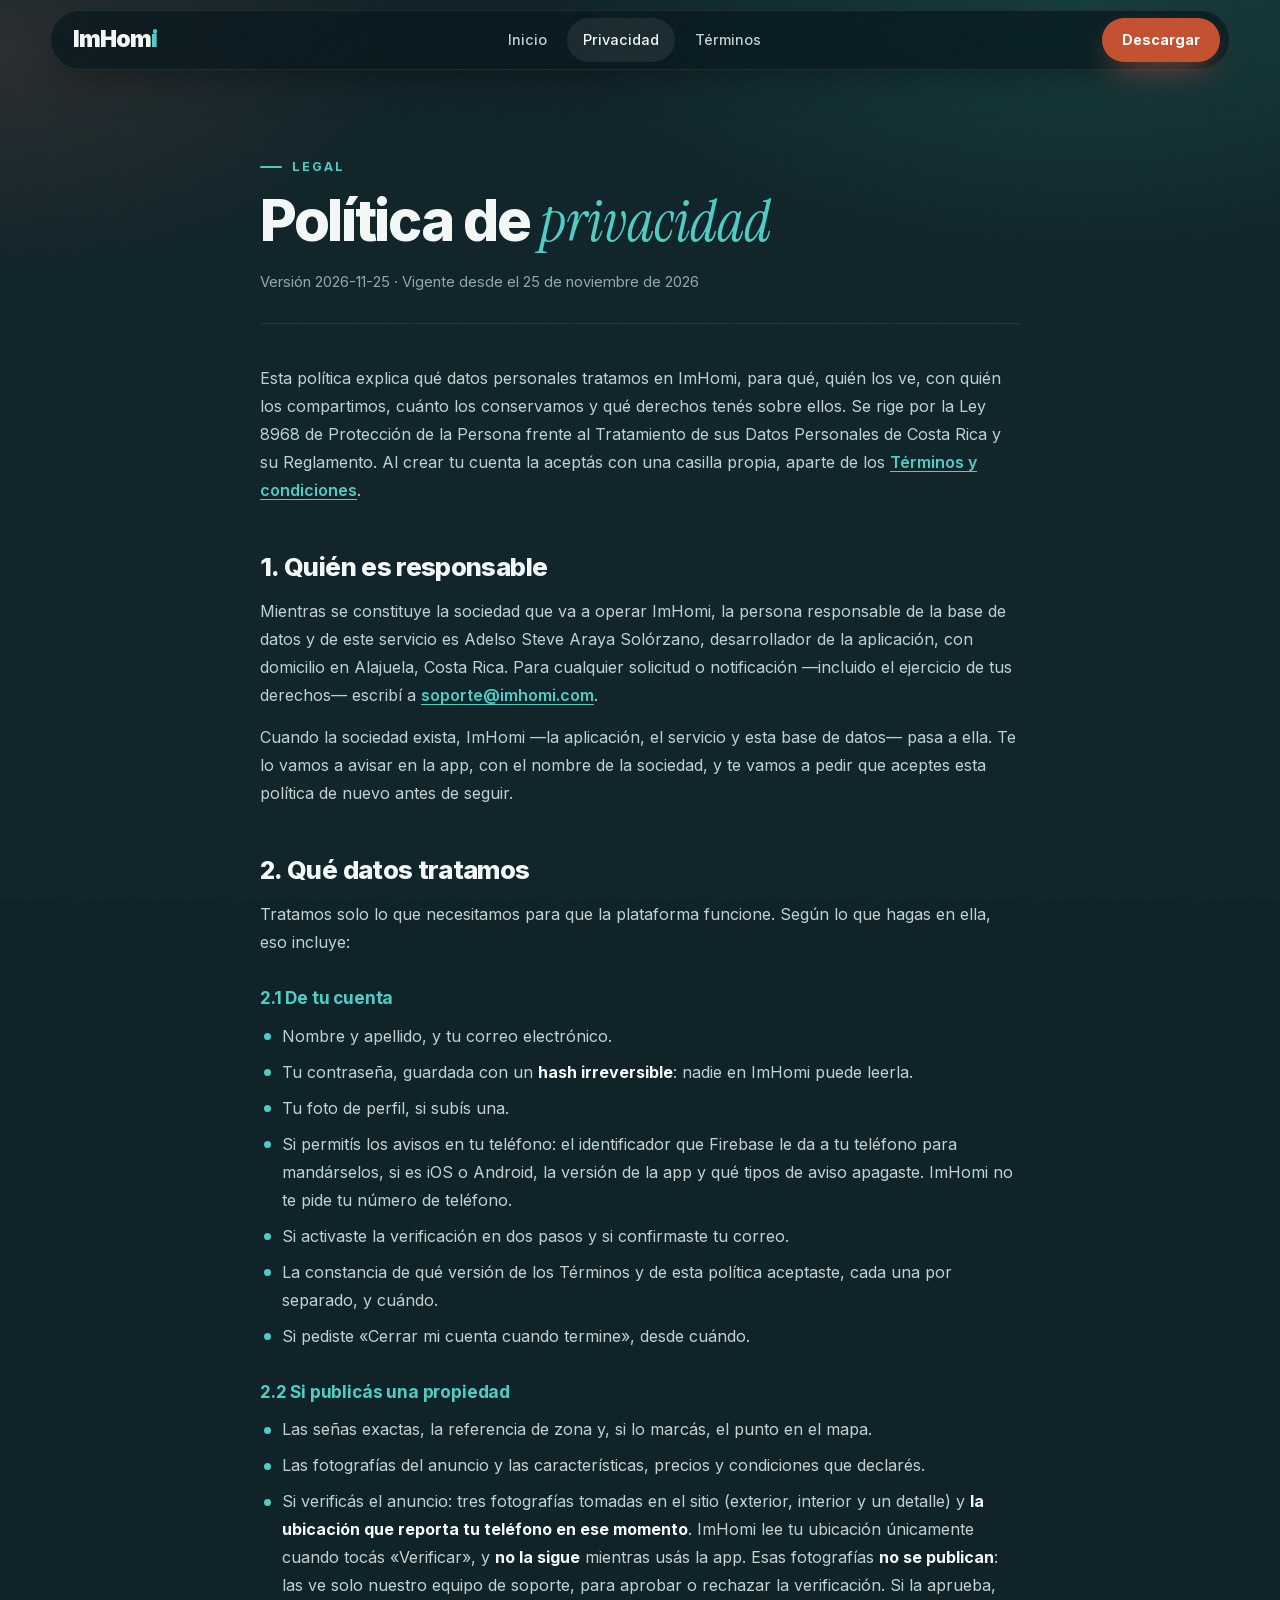
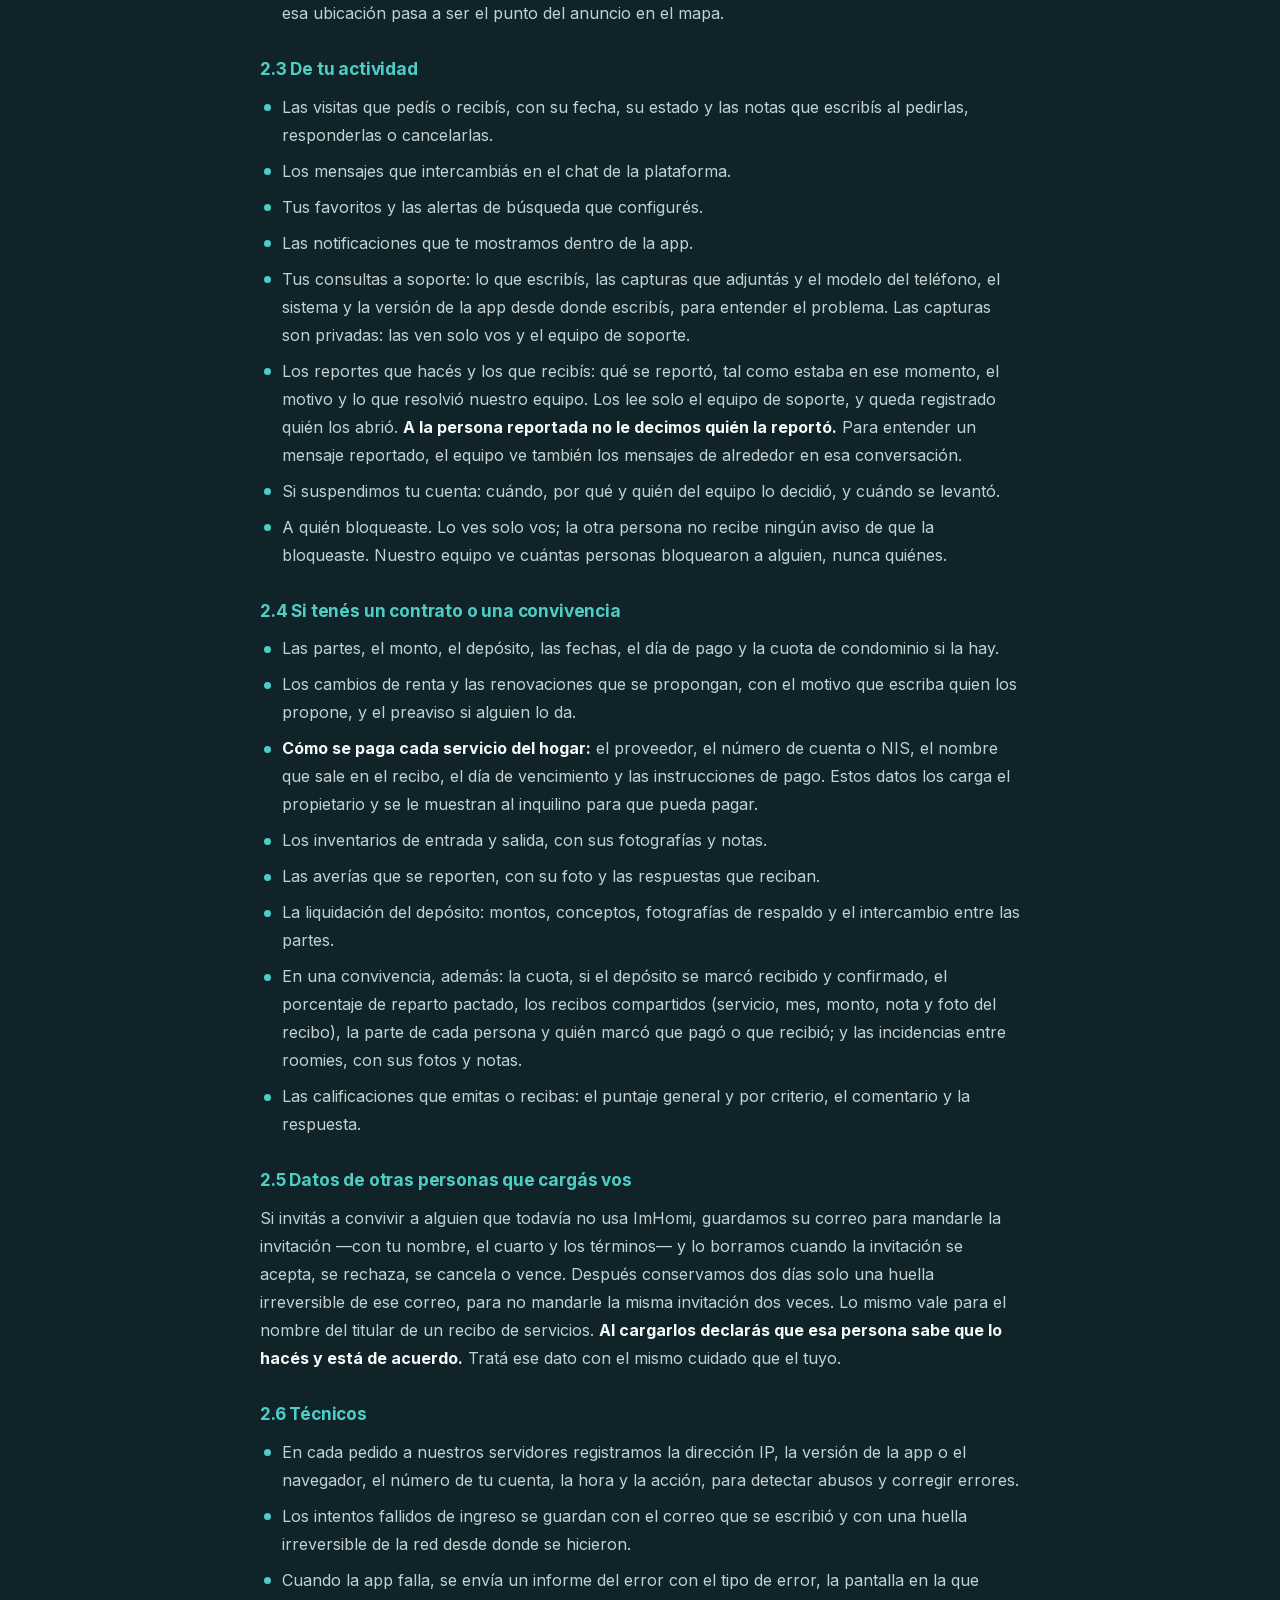
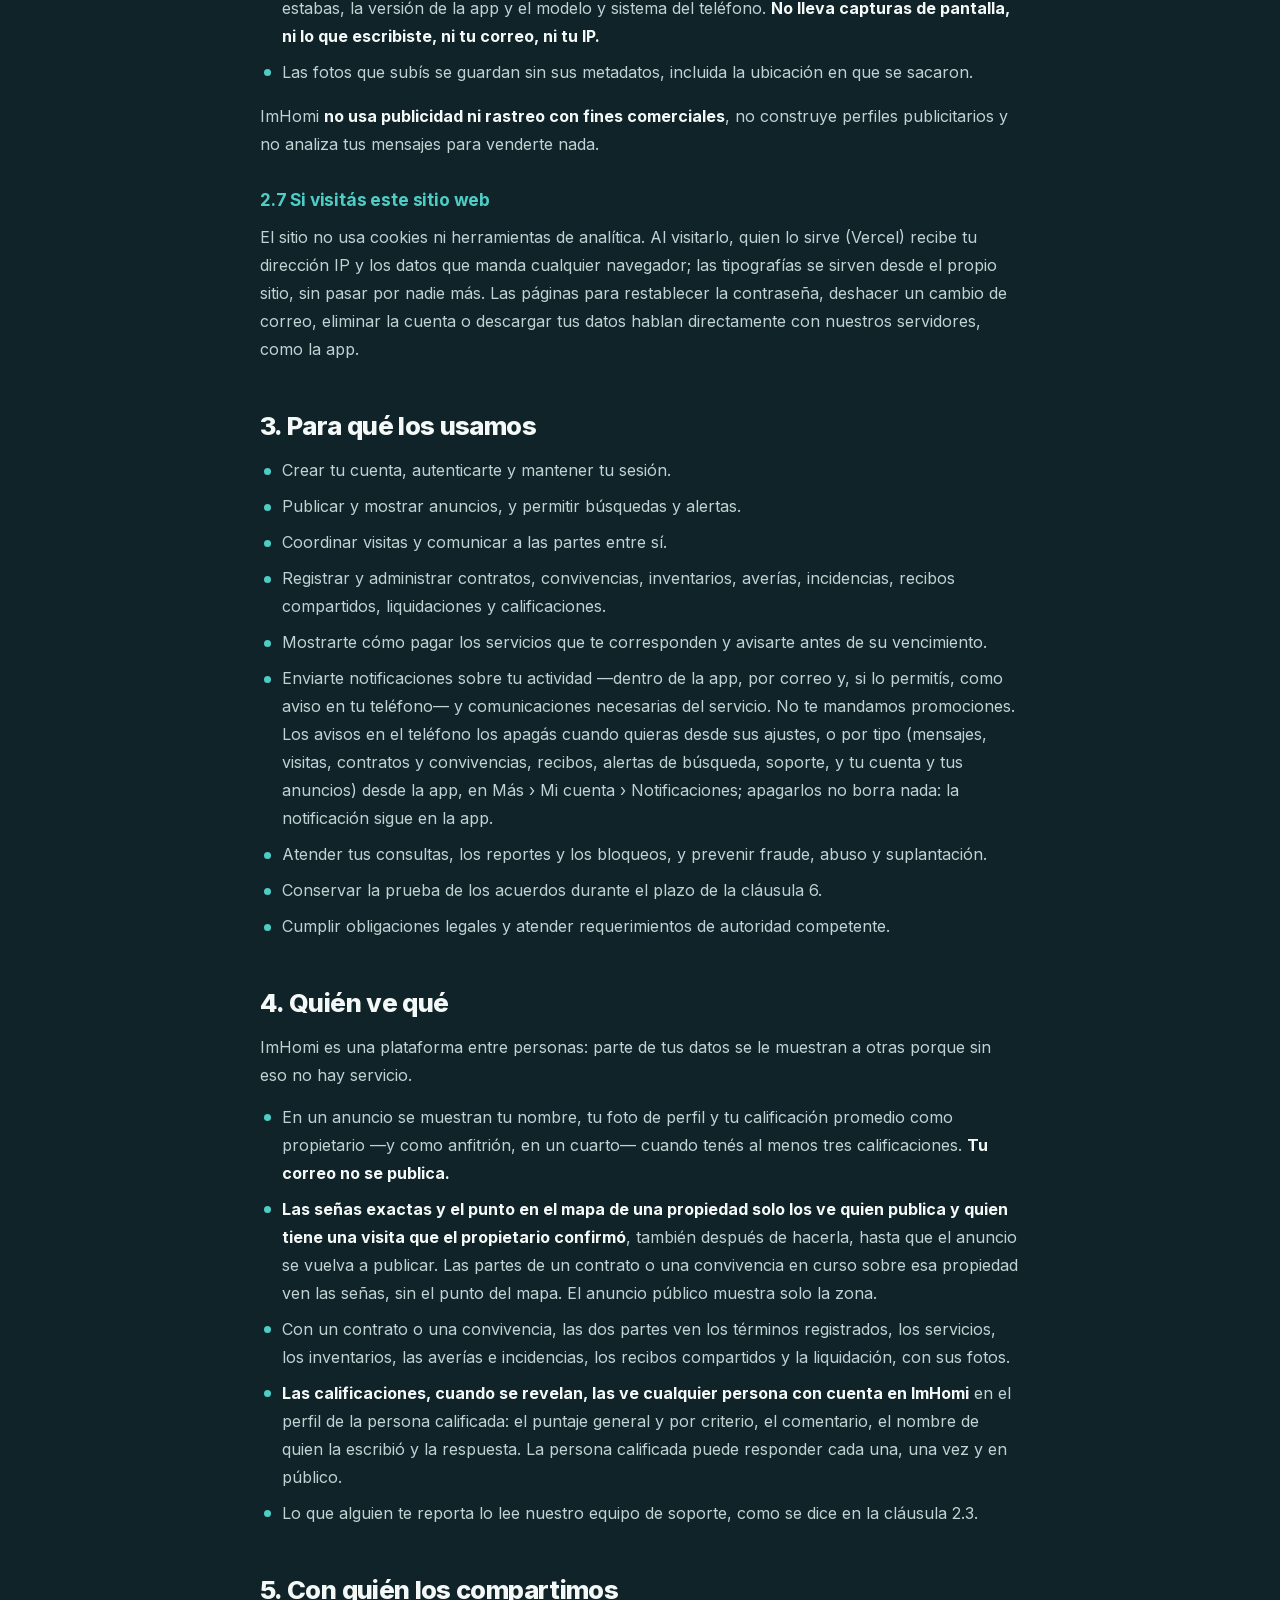
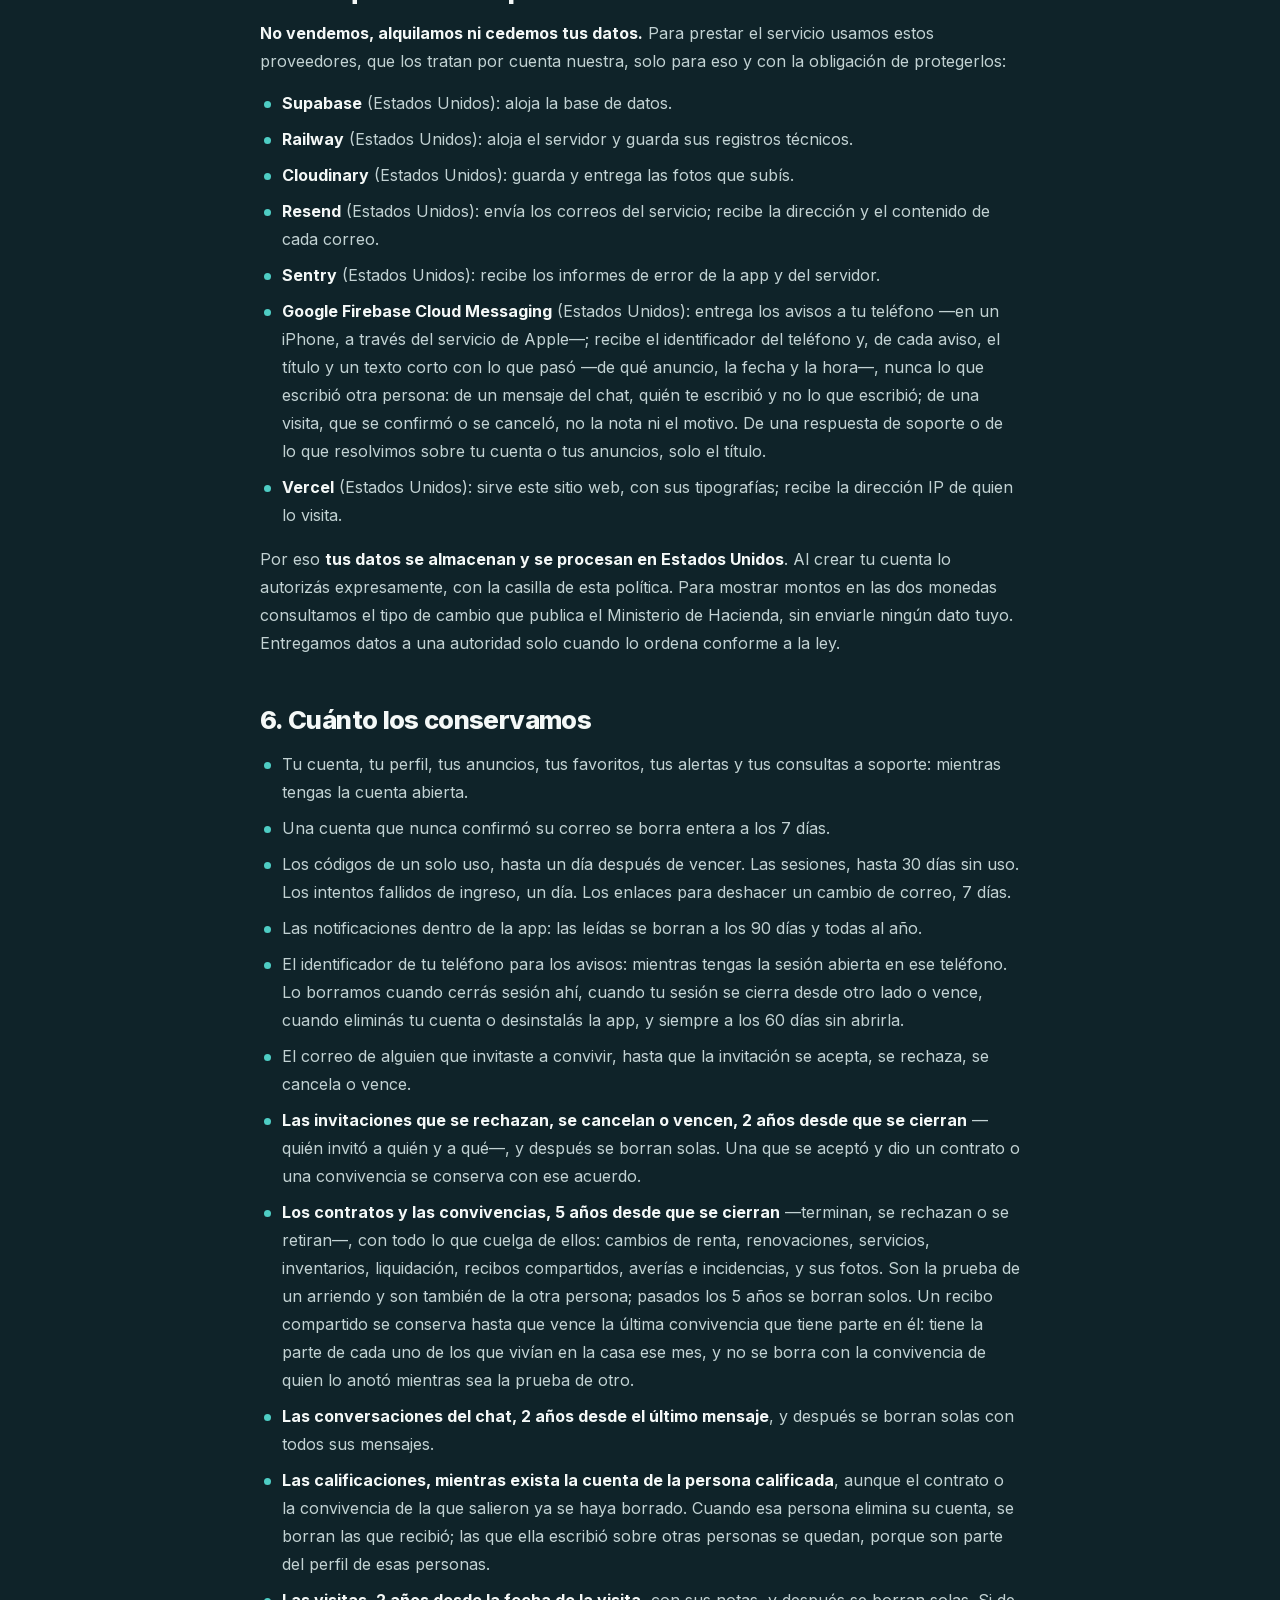
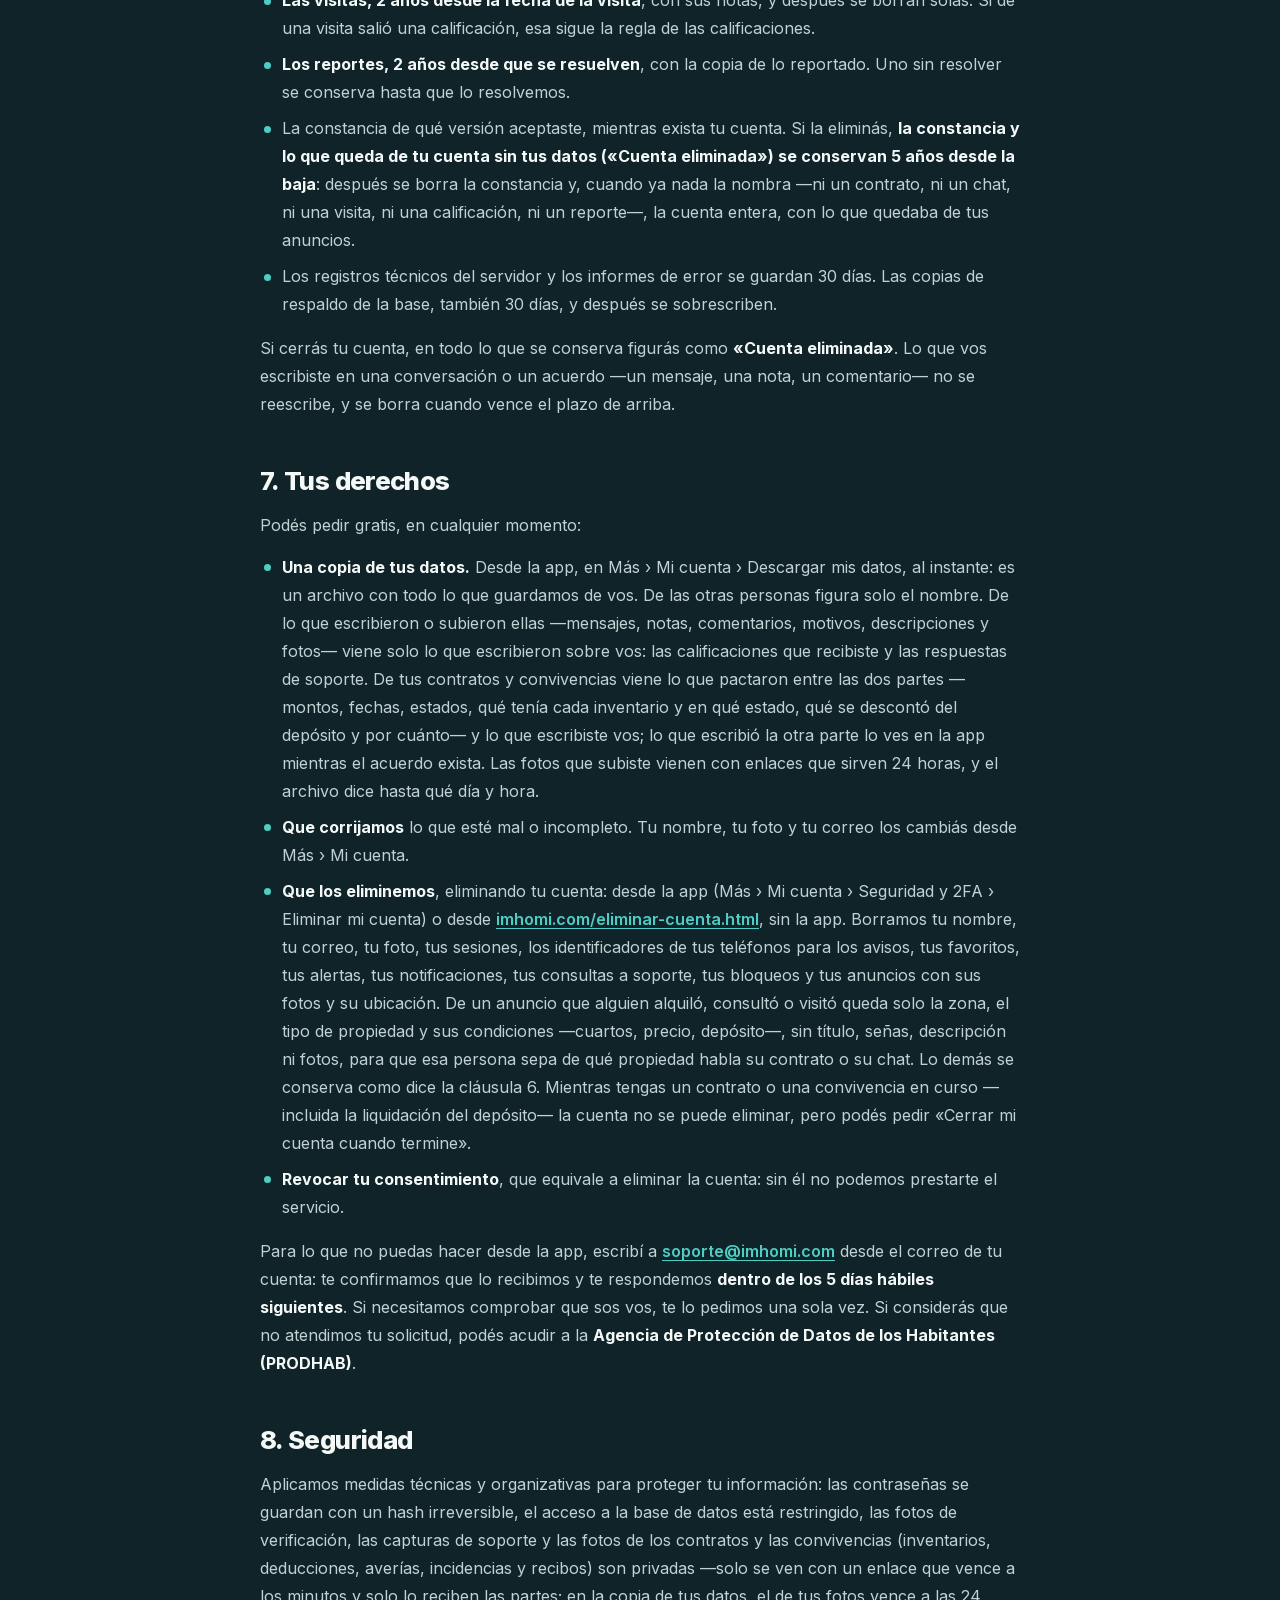
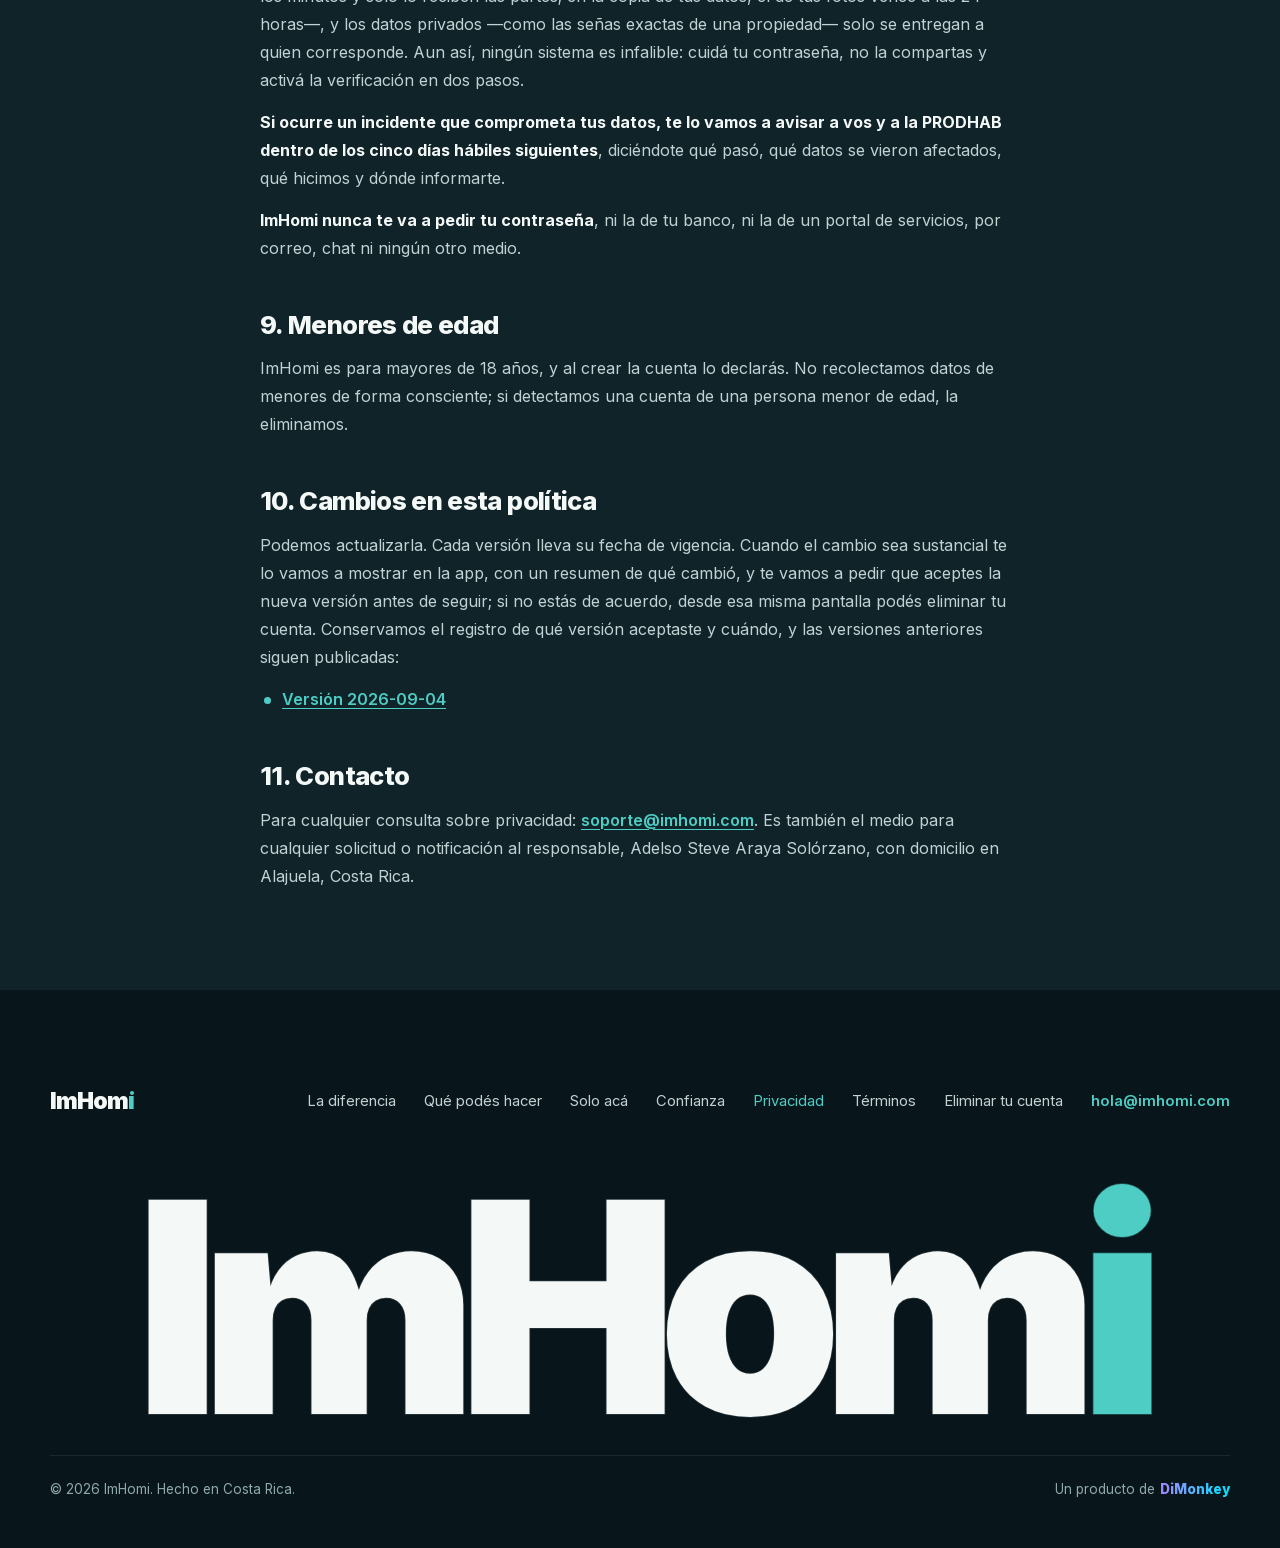
<file: privacy.html>
<!DOCTYPE html>
<html lang="es">
<head>
  <meta charset="UTF-8">
  <meta name="viewport" content="width=device-width, initial-scale=1.0">
  <title>Política de Privacidad — ImHomi</title>
  <meta name="description" content="Política de privacidad de ImHomi, la app para buscar alquileres en Costa Rica.">
  <link rel="icon" href="/favicon.ico" sizes="32x32">
  <link rel="icon" href="/favicon.svg" type="image/svg+xml">
  <link rel="icon" href="/favicon-96.png" type="image/png" sizes="96x96">
  <link rel="apple-touch-icon" href="/apple-touch-icon.png">
  <link rel="manifest" href="/site.webmanifest">
  <meta name="theme-color" content="#0F2329">
  <!-- Las tipografías se sirven desde el sitio (css/fonts.css): ninguna visita le manda la IP a otro. -->
  <link rel="preload" href="assets/fonts/inter-latin.woff2" as="font" type="font/woff2" crossorigin>
  <link rel="stylesheet" href="css/fonts.css">
  <link rel="stylesheet" href="css/site.css">
</head>
<body class="legal-page">

  <a class="skip" href="#main">Saltar al contenido</a>

  <header class="hdr hdr--solid" id="hdr">
    <a href="./" class="logo" aria-label="ImHomi, inicio">ImHom<span class="idot">ı</span></a>
    <nav class="nav" id="nav" aria-label="Secciones">
      <span class="nav-ind" aria-hidden="true"></span>
      <a href="./">Inicio</a>
      <a href="privacy.html" aria-current="page">Privacidad</a>
      <a href="terms.html">Términos</a>
    </nav>
    <a href="./#descargar" class="btn btn--coral btn--sm">Descargar</a>
  </header>

  <main id="main" class="legal">
    <div class="legal-in">
    <span class="eyebrow">Legal</span>
    <h1>Política de <span class="serif">privacidad</span></h1>
    <p class="date">Versión 2026-11-25 &middot; Vigente desde el 25 de noviembre de 2026</p>

    <p>Esta política explica qué datos personales tratamos en ImHomi, para qué, quién los ve, con quién los compartimos, cuánto los conservamos y qué derechos tenés sobre ellos. Se rige por la Ley 8968 de Protección de la Persona frente al Tratamiento de sus Datos Personales de Costa Rica y su Reglamento. Al crear tu cuenta la aceptás con una casilla propia, aparte de los <a href="terms.html">Términos y condiciones</a>.</p>

    <h2 id="responsable">1. Quién es responsable</h2>
    <!-- Responsable (decisión 58): el mismo nombre y domicilio en la cláusula 11 y en Términos §1 y §19. Sin cédula hasta que lo diga el abogado. -->
    <p>Mientras se constituye la sociedad que va a operar ImHomi, la persona responsable de la base de datos y de este servicio es Adelso Steve Araya Solórzano, desarrollador de la aplicación, con domicilio en Alajuela, Costa Rica. Para cualquier solicitud o notificación —incluido el ejercicio de tus derechos— escribí a <a href="mailto:soporte@imhomi.com">soporte@imhomi.com</a>.</p>
    <p>Cuando la sociedad exista, ImHomi —la aplicación, el servicio y esta base de datos— pasa a ella. Te lo vamos a avisar en la app, con el nombre de la sociedad, y te vamos a pedir que aceptes esta política de nuevo antes de seguir.</p>

    <h2 id="datos">2. Qué datos tratamos</h2>
    <p>Tratamos solo lo que necesitamos para que la plataforma funcione. Según lo que hagas en ella, eso incluye:</p>

    <h3>2.1 De tu cuenta</h3>
    <ul>
      <li>Nombre y apellido, y tu correo electrónico.</li>
      <li>Tu contraseña, guardada con un <strong>hash irreversible</strong>: nadie en ImHomi puede leerla.</li>
      <li>Tu foto de perfil, si subís una.</li>
      <li>Si permitís los avisos en tu teléfono: el identificador que Firebase le da a tu teléfono para mandárselos, si es iOS o Android, la versión de la app y qué tipos de aviso apagaste. ImHomi no te pide tu número de teléfono.</li>
      <li>Si activaste la verificación en dos pasos y si confirmaste tu correo.</li>
      <li>La constancia de qué versión de los Términos y de esta política aceptaste, cada una por separado, y cuándo.</li>
      <li>Si pediste «Cerrar mi cuenta cuando termine», desde cuándo.</li>
    </ul>

    <h3>2.2 Si publicás una propiedad</h3>
    <ul>
      <li>Las señas exactas, la referencia de zona y, si lo marcás, el punto en el mapa.</li>
      <li>Las fotografías del anuncio y las características, precios y condiciones que declarés.</li>
      <li>Si verificás el anuncio: tres fotografías tomadas en el sitio (exterior, interior y un detalle) y <strong>la ubicación que reporta tu teléfono en ese momento</strong>. ImHomi lee tu ubicación únicamente cuando tocás «Verificar», y <strong>no la sigue</strong> mientras usás la app. Esas fotografías <strong>no se publican</strong>: las ve solo nuestro equipo de soporte, para aprobar o rechazar la verificación. Si la aprueba, esa ubicación pasa a ser el punto del anuncio en el mapa.</li>
    </ul>

    <h3>2.3 De tu actividad</h3>
    <ul>
      <li>Las visitas que pedís o recibís, con su fecha, su estado y las notas que escribís al pedirlas, responderlas o cancelarlas.</li>
      <li>Los mensajes que intercambiás en el chat de la plataforma.</li>
      <li>Tus favoritos y las alertas de búsqueda que configurés.</li>
      <li>Las notificaciones que te mostramos dentro de la app.</li>
      <li>Tus consultas a soporte: lo que escribís, las capturas que adjuntás y el modelo del teléfono, el sistema y la versión de la app desde donde escribís, para entender el problema. Las capturas son privadas: las ven solo vos y el equipo de soporte.</li>
      <li>Los reportes que hacés y los que recibís: qué se reportó, tal como estaba en ese momento, el motivo y lo que resolvió nuestro equipo. Los lee solo el equipo de soporte, y queda registrado quién los abrió. <strong>A la persona reportada no le decimos quién la reportó.</strong> Para entender un mensaje reportado, el equipo ve también los mensajes de alrededor en esa conversación.</li>
      <li>Si suspendimos tu cuenta: cuándo, por qué y quién del equipo lo decidió, y cuándo se levantó.</li>
      <li>A quién bloqueaste. Lo ves solo vos; la otra persona no recibe ningún aviso de que la bloqueaste. Nuestro equipo ve cuántas personas bloquearon a alguien, nunca quiénes.</li>
    </ul>

    <h3>2.4 Si tenés un contrato o una convivencia</h3>
    <ul>
      <li>Las partes, el monto, el depósito, las fechas, el día de pago y la cuota de condominio si la hay.</li>
      <li>Los cambios de renta y las renovaciones que se propongan, con el motivo que escriba quien los propone, y el preaviso si alguien lo da.</li>
      <li><strong>Cómo se paga cada servicio del hogar:</strong> el proveedor, el número de cuenta o NIS, el nombre que sale en el recibo, el día de vencimiento y las instrucciones de pago. Estos datos los carga el propietario y se le muestran al inquilino para que pueda pagar.</li>
      <li>Los inventarios de entrada y salida, con sus fotografías y notas.</li>
      <li>Las averías que se reporten, con su foto y las respuestas que reciban.</li>
      <li>La liquidación del depósito: montos, conceptos, fotografías de respaldo y el intercambio entre las partes.</li>
      <li>En una convivencia, además: la cuota, si el depósito se marcó recibido y confirmado, el porcentaje de reparto pactado, los recibos compartidos (servicio, mes, monto, nota y foto del recibo), la parte de cada persona y quién marcó que pagó o que recibió; y las incidencias entre roomies, con sus fotos y notas.</li>
      <li>Las calificaciones que emitas o recibas: el puntaje general y por criterio, el comentario y la respuesta.</li>
    </ul>

    <h3>2.5 Datos de otras personas que cargás vos</h3>
    <p>Si invitás a convivir a alguien que todavía no usa ImHomi, guardamos su correo para mandarle la invitación —con tu nombre, el cuarto y los términos— y lo borramos cuando la invitación se acepta, se rechaza, se cancela o vence. Después conservamos dos días solo una huella irreversible de ese correo, para no mandarle la misma invitación dos veces. Lo mismo vale para el nombre del titular de un recibo de servicios. <strong>Al cargarlos declarás que esa persona sabe que lo hacés y está de acuerdo.</strong> Tratá ese dato con el mismo cuidado que el tuyo.</p>

    <h3>2.6 Técnicos</h3>
    <ul>
      <li>En cada pedido a nuestros servidores registramos la dirección IP, la versión de la app o el navegador, el número de tu cuenta, la hora y la acción, para detectar abusos y corregir errores.</li>
      <li>Los intentos fallidos de ingreso se guardan con el correo que se escribió y con una huella irreversible de la red desde donde se hicieron.</li>
      <li>Cuando la app falla, se envía un informe del error con el tipo de error, la pantalla en la que estabas, la versión de la app y el modelo y sistema del teléfono. <strong>No lleva capturas de pantalla, ni lo que escribiste, ni tu correo, ni tu IP.</strong></li>
      <li>Las fotos que subís se guardan sin sus metadatos, incluida la ubicación en que se sacaron.</li>
    </ul>
    <p>ImHomi <strong>no usa publicidad ni rastreo con fines comerciales</strong>, no construye perfiles publicitarios y no analiza tus mensajes para venderte nada.</p>

    <h3>2.7 Si visitás este sitio web</h3>
    <p>El sitio no usa cookies ni herramientas de analítica. Al visitarlo, quien lo sirve (Vercel) recibe tu dirección IP y los datos que manda cualquier navegador; las tipografías se sirven desde el propio sitio, sin pasar por nadie más. Las páginas para restablecer la contraseña, deshacer un cambio de correo, eliminar la cuenta o descargar tus datos hablan directamente con nuestros servidores, como la app.</p>

    <h2 id="finalidad">3. Para qué los usamos</h2>
    <ul>
      <li>Crear tu cuenta, autenticarte y mantener tu sesión.</li>
      <li>Publicar y mostrar anuncios, y permitir búsquedas y alertas.</li>
      <li>Coordinar visitas y comunicar a las partes entre sí.</li>
      <li>Registrar y administrar contratos, convivencias, inventarios, averías, incidencias, recibos compartidos, liquidaciones y calificaciones.</li>
      <li>Mostrarte cómo pagar los servicios que te corresponden y avisarte antes de su vencimiento.</li>
      <li>Enviarte notificaciones sobre tu actividad —dentro de la app, por correo y, si lo permitís, como aviso en tu teléfono— y comunicaciones necesarias del servicio. No te mandamos promociones. Los avisos en el teléfono los apagás cuando quieras desde sus ajustes, o por tipo (mensajes, visitas, contratos y convivencias, recibos, alertas de búsqueda, soporte, y tu cuenta y tus anuncios) desde la app, en Más › Mi cuenta › Notificaciones; apagarlos no borra nada: la notificación sigue en la app.</li>
      <li>Atender tus consultas, los reportes y los bloqueos, y prevenir fraude, abuso y suplantación.</li>
      <li>Conservar la prueba de los acuerdos durante el plazo de la cláusula 6.</li>
      <li>Cumplir obligaciones legales y atender requerimientos de autoridad competente.</li>
    </ul>

    <h2 id="quien-ve">4. Quién ve qué</h2>
    <p>ImHomi es una plataforma entre personas: parte de tus datos se le muestran a otras porque sin eso no hay servicio.</p>
    <ul>
      <li>En un anuncio se muestran tu nombre, tu foto de perfil y tu calificación promedio como propietario —y como anfitrión, en un cuarto— cuando tenés al menos tres calificaciones. <strong>Tu correo no se publica.</strong></li>
      <li><strong>Las señas exactas y el punto en el mapa de una propiedad solo los ve quien publica y quien tiene una visita que el propietario confirmó</strong>, también después de hacerla, hasta que el anuncio se vuelva a publicar. Las partes de un contrato o una convivencia en curso sobre esa propiedad ven las señas, sin el punto del mapa. El anuncio público muestra solo la zona.</li>
      <li>Con un contrato o una convivencia, las dos partes ven los términos registrados, los servicios, los inventarios, las averías e incidencias, los recibos compartidos y la liquidación, con sus fotos.</li>
      <li><strong>Las calificaciones, cuando se revelan, las ve cualquier persona con cuenta en ImHomi</strong> en el perfil de la persona calificada: el puntaje general y por criterio, el comentario, el nombre de quien la escribió y la respuesta. La persona calificada puede responder cada una, una vez y en público.</li>
      <li>Lo que alguien te reporta lo lee nuestro equipo de soporte, como se dice en la cláusula 2.3.</li>
    </ul>

    <h2 id="terceros">5. Con quién los compartimos</h2>
    <p><strong>No vendemos, alquilamos ni cedemos tus datos.</strong> Para prestar el servicio usamos estos proveedores, que los tratan por cuenta nuestra, solo para eso y con la obligación de protegerlos:</p>
    <ul>
      <li><strong>Supabase</strong> (Estados Unidos): aloja la base de datos.</li>
      <li><strong>Railway</strong> (Estados Unidos): aloja el servidor y guarda sus registros técnicos.</li>
      <li><strong>Cloudinary</strong> (Estados Unidos): guarda y entrega las fotos que subís.</li>
      <li><strong>Resend</strong> (Estados Unidos): envía los correos del servicio; recibe la dirección y el contenido de cada correo.</li>
      <li><strong>Sentry</strong> (Estados Unidos): recibe los informes de error de la app y del servidor.</li>
      <li><strong>Google Firebase Cloud Messaging</strong> (Estados Unidos): entrega los avisos a tu teléfono —en un iPhone, a través del servicio de Apple—; recibe el identificador del teléfono y, de cada aviso, el título y un texto corto con lo que pasó —de qué anuncio, la fecha y la hora—, nunca lo que escribió otra persona: de un mensaje del chat, quién te escribió y no lo que escribió; de una visita, que se confirmó o se canceló, no la nota ni el motivo. De una respuesta de soporte o de lo que resolvimos sobre tu cuenta o tus anuncios, solo el título.</li>
      <li><strong>Vercel</strong> (Estados Unidos): sirve este sitio web, con sus tipografías; recibe la dirección IP de quien lo visita.</li>
    </ul>
    <p>Por eso <strong>tus datos se almacenan y se procesan en Estados Unidos</strong>. Al crear tu cuenta lo autorizás expresamente, con la casilla de esta política. Para mostrar montos en las dos monedas consultamos el tipo de cambio que publica el Ministerio de Hacienda, sin enviarle ningún dato tuyo. Entregamos datos a una autoridad solo cuando lo ordena conforme a la ley.</p>

    <h2 id="conservacion">6. Cuánto los conservamos</h2>
    <ul>
      <li>Tu cuenta, tu perfil, tus anuncios, tus favoritos, tus alertas y tus consultas a soporte: mientras tengas la cuenta abierta.</li>
      <li>Una cuenta que nunca confirmó su correo se borra entera a los 7 días.</li>
      <li>Los códigos de un solo uso, hasta un día después de vencer. Las sesiones, hasta 30 días sin uso. Los intentos fallidos de ingreso, un día. Los enlaces para deshacer un cambio de correo, 7 días.</li>
      <li>Las notificaciones dentro de la app: las leídas se borran a los 90 días y todas al año.</li>
      <li>El identificador de tu teléfono para los avisos: mientras tengas la sesión abierta en ese teléfono. Lo borramos cuando cerrás sesión ahí, cuando tu sesión se cierra desde otro lado o vence, cuando eliminás tu cuenta o desinstalás la app, y siempre a los 60 días sin abrirla.</li>
      <li>El correo de alguien que invitaste a convivir, hasta que la invitación se acepta, se rechaza, se cancela o vence.</li>
      <li><strong>Las invitaciones que se rechazan, se cancelan o vencen, 2 años desde que se cierran</strong> —quién invitó a quién y a qué—, y después se borran solas. Una que se aceptó y dio un contrato o una convivencia se conserva con ese acuerdo.</li>
      <li><strong>Los contratos y las convivencias, 5 años desde que se cierran</strong> —terminan, se rechazan o se retiran—, con todo lo que cuelga de ellos: cambios de renta, renovaciones, servicios, inventarios, liquidación, recibos compartidos, averías e incidencias, y sus fotos. Son la prueba de un arriendo y son también de la otra persona; pasados los 5 años se borran solos. Un recibo compartido se conserva hasta que vence la última convivencia que tiene parte en él: tiene la parte de cada uno de los que vivían en la casa ese mes, y no se borra con la convivencia de quien lo anotó mientras sea la prueba de otro.</li>
      <li><strong>Las conversaciones del chat, 2 años desde el último mensaje</strong>, y después se borran solas con todos sus mensajes.</li>
      <li><strong>Las calificaciones, mientras exista la cuenta de la persona calificada</strong>, aunque el contrato o la convivencia de la que salieron ya se haya borrado. Cuando esa persona elimina su cuenta, se borran las que recibió; las que ella escribió sobre otras personas se quedan, porque son parte del perfil de esas personas.</li>
      <li><strong>Las visitas, 2 años desde la fecha de la visita</strong>, con sus notas, y después se borran solas. Si de una visita salió una calificación, esa sigue la regla de las calificaciones.</li>
      <li><strong>Los reportes, 2 años desde que se resuelven</strong>, con la copia de lo reportado. Uno sin resolver se conserva hasta que lo resolvemos.</li>
      <li>La constancia de qué versión aceptaste, mientras exista tu cuenta. Si la eliminás, <strong>la constancia y lo que queda de tu cuenta sin tus datos («Cuenta eliminada») se conservan 5 años desde la baja</strong>: después se borra la constancia y, cuando ya nada la nombra —ni un contrato, ni un chat, ni una visita, ni una calificación, ni un reporte—, la cuenta entera, con lo que quedaba de tus anuncios.</li>
      <li>Los registros técnicos del servidor y los informes de error se guardan 30 días. Las copias de respaldo de la base, también 30 días, y después se sobrescriben.</li>
    </ul>
    <p>Si cerrás tu cuenta, en todo lo que se conserva figurás como <strong>«Cuenta eliminada»</strong>. Lo que vos escribiste en una conversación o un acuerdo —un mensaje, una nota, un comentario— no se reescribe, y se borra cuando vence el plazo de arriba.</p>

    <h2 id="derechos">7. Tus derechos</h2>
    <p>Podés pedir gratis, en cualquier momento:</p>
    <ul>
      <li><strong>Una copia de tus datos.</strong> Desde la app, en Más › Mi cuenta › Descargar mis datos, al instante: es un archivo con todo lo que guardamos de vos. De las otras personas figura solo el nombre. De lo que escribieron o subieron ellas —mensajes, notas, comentarios, motivos, descripciones y fotos— viene solo lo que escribieron sobre vos: las calificaciones que recibiste y las respuestas de soporte. De tus contratos y convivencias viene lo que pactaron entre las dos partes —montos, fechas, estados, qué tenía cada inventario y en qué estado, qué se descontó del depósito y por cuánto— y lo que escribiste vos; lo que escribió la otra parte lo ves en la app mientras el acuerdo exista. Las fotos que subiste vienen con enlaces que sirven 24 horas, y el archivo dice hasta qué día y hora.</li>
      <li><strong>Que corrijamos</strong> lo que esté mal o incompleto. Tu nombre, tu foto y tu correo los cambiás desde Más › Mi cuenta.</li>
      <li><strong>Que los eliminemos</strong>, eliminando tu cuenta: desde la app (Más › Mi cuenta › Seguridad y 2FA › Eliminar mi cuenta) o desde <a href="eliminar-cuenta.html">imhomi.com/eliminar-cuenta.html</a>, sin la app. Borramos tu nombre, tu correo, tu foto, tus sesiones, los identificadores de tus teléfonos para los avisos, tus favoritos, tus alertas, tus notificaciones, tus consultas a soporte, tus bloqueos y tus anuncios con sus fotos y su ubicación. De un anuncio que alguien alquiló, consultó o visitó queda solo la zona, el tipo de propiedad y sus condiciones —cuartos, precio, depósito—, sin título, señas, descripción ni fotos, para que esa persona sepa de qué propiedad habla su contrato o su chat. Lo demás se conserva como dice la cláusula 6. Mientras tengas un contrato o una convivencia en curso —incluida la liquidación del depósito— la cuenta no se puede eliminar, pero podés pedir «Cerrar mi cuenta cuando termine».</li>
      <li><strong>Revocar tu consentimiento</strong>, que equivale a eliminar la cuenta: sin él no podemos prestarte el servicio.</li>
    </ul>
    <p>Para lo que no puedas hacer desde la app, escribí a <a href="mailto:soporte@imhomi.com">soporte@imhomi.com</a> desde el correo de tu cuenta: te confirmamos que lo recibimos y te respondemos <strong>dentro de los 5 días hábiles siguientes</strong>. Si necesitamos comprobar que sos vos, te lo pedimos una sola vez. Si considerás que no atendimos tu solicitud, podés acudir a la <strong>Agencia de Protección de Datos de los Habitantes (PRODHAB)</strong>.</p>

    <h2 id="seguridad">8. Seguridad</h2>
    <p>Aplicamos medidas técnicas y organizativas para proteger tu información: las contraseñas se guardan con un hash irreversible, el acceso a la base de datos está restringido, las fotos de verificación, las capturas de soporte y las fotos de los contratos y las convivencias (inventarios, deducciones, averías, incidencias y recibos) son privadas —solo se ven con un enlace que vence a los minutos y solo lo reciben las partes; en la copia de tus datos, el de tus fotos vence a las 24 horas—, y los datos privados —como las señas exactas de una propiedad— solo se entregan a quien corresponde. Aun así, ningún sistema es infalible: cuidá tu contraseña, no la compartas y activá la verificación en dos pasos.</p>
    <p><strong>Si ocurre un incidente que comprometa tus datos, te lo vamos a avisar a vos y a la PRODHAB dentro de los cinco días hábiles siguientes</strong>, diciéndote qué pasó, qué datos se vieron afectados, qué hicimos y dónde informarte.</p>
    <p><strong>ImHomi nunca te va a pedir tu contraseña</strong>, ni la de tu banco, ni la de un portal de servicios, por correo, chat ni ningún otro medio.</p>

    <h2 id="menores">9. Menores de edad</h2>
    <p>ImHomi es para mayores de 18 años, y al crear la cuenta lo declarás. No recolectamos datos de menores de forma consciente; si detectamos una cuenta de una persona menor de edad, la eliminamos.</p>

    <h2 id="cambios">10. Cambios en esta política</h2>
    <p>Podemos actualizarla. Cada versión lleva su fecha de vigencia. Cuando el cambio sea sustancial te lo vamos a mostrar en la app, con un resumen de qué cambió, y te vamos a pedir que aceptes la nueva versión antes de seguir; si no estás de acuerdo, desde esa misma pantalla podés eliminar tu cuenta. Conservamos el registro de qué versión aceptaste y cuándo, y las versiones anteriores siguen publicadas:</p>
    <ul>
      <li><a href="privacy-2026-09-04.html">Versión 2026-09-04</a></li>
    </ul>

    <h2 id="contacto">11. Contacto</h2>
    <p>Para cualquier consulta sobre privacidad: <a href="mailto:soporte@imhomi.com">soporte@imhomi.com</a>. Es también el medio para cualquier solicitud o notificación al responsable, Adelso Steve Araya Solórzano, con domicilio en Alajuela, Costa Rica.</p>
    </div>
  </main>

  <footer class="foot">
    <div class="wrap">
      <div class="foot-top">
        <a href="./" class="logo" aria-label="ImHomi, inicio">ImHom<span class="idot">ı</span></a>
        <nav aria-label="Pie de página">
          <a href="./#diferencia">La diferencia</a><a href="./#capacidades">Qué podés hacer</a><a href="./#solo-aca">Solo acá</a><a href="./#confianza">Confianza</a><a href="privacy.html" aria-current="page">Privacidad</a><a href="terms.html">Términos</a><a href="eliminar-cuenta.html">Eliminar tu cuenta</a><a href="mailto:hola@imhomi.com" class="mail-l">hola@imhomi.com</a>
        </nav>
      </div>
      <div class="giant giant--full" aria-hidden="true"><span class="g-out">ImHom<span>i</span></span><span class="g-fill">ImHom<span>i</span></span></div>
      <div class="foot-bot"><span>© 2026 ImHomi. Hecho en Costa Rica.</span><a href="https://www.dimonkey.com" target="_blank" rel="noopener">Un producto de <span class="dm">DiMonkey</span></a></div>
    </div>
  </footer>

  <script src="js/site.js"></script>
</body>
</html>
</file>
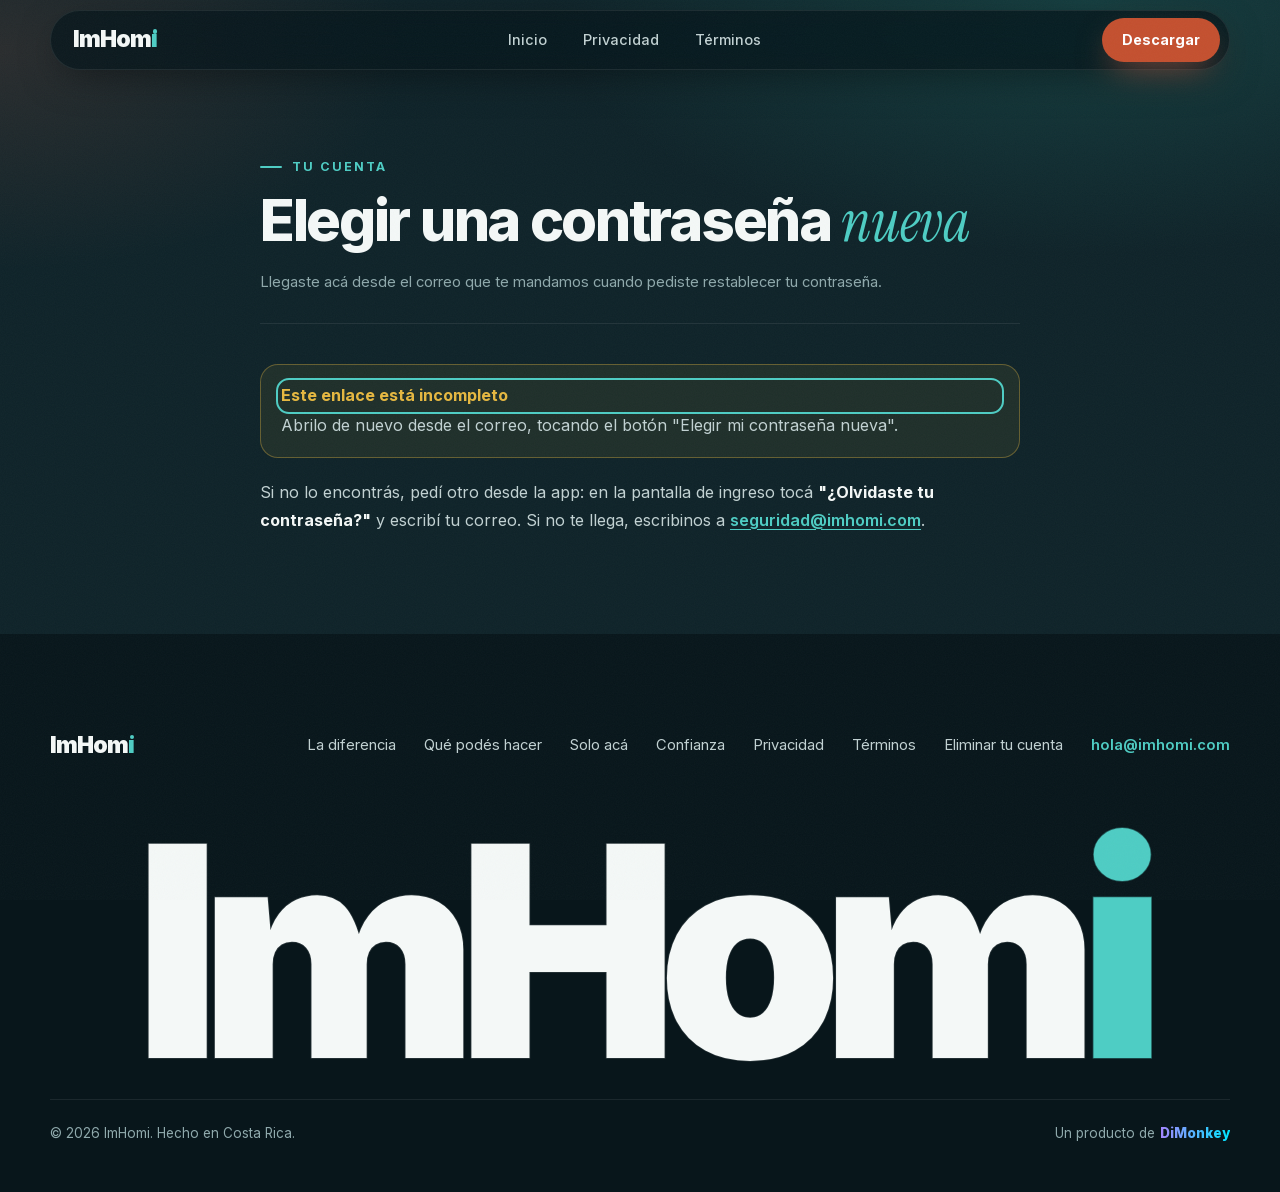
<file: reset-password.html>
<!DOCTYPE html>
<html lang="es">
<head>
  <meta charset="UTF-8">
  <meta name="viewport" content="width=device-width, initial-scale=1.0">
  <title>Elegir una contraseña nueva — ImHomi</title>
  <meta name="description" content="Elegí una contraseña nueva para tu cuenta de ImHomi.">
  <!-- Es una página para quien llega desde su correo: no va en buscadores ni en el sitemap. -->
  <meta name="robots" content="noindex, nofollow">
  <!-- El enlace lleva un token: que no viaje a ningún otro sitio. -->
  <meta name="referrer" content="no-referrer">
  <link rel="icon" href="/favicon.ico" sizes="32x32">
  <link rel="icon" href="/favicon.svg" type="image/svg+xml">
  <link rel="icon" href="/favicon-96.png" type="image/png" sizes="96x96">
  <link rel="apple-touch-icon" href="/apple-touch-icon.png">
  <link rel="manifest" href="/site.webmanifest">
  <meta name="theme-color" content="#0F2329">
  <!-- Las tipografías se sirven desde el sitio (css/fonts.css): ninguna visita le manda la IP a otro. -->
  <link rel="preload" href="assets/fonts/inter-latin.woff2" as="font" type="font/woff2" crossorigin>
  <link rel="stylesheet" href="css/fonts.css">
  <link rel="stylesheet" href="css/site.css">
</head>
<!-- data-api: la API a la que esta página le manda la contraseña nueva. Es la
     misma que usa la app. El origen de esta web tiene que estar en
     CORS_ORIGINS del backend. -->
<body class="legal-page" data-api="https://imhomibackend-production.up.railway.app/api">

  <a class="skip" href="#main">Saltar al contenido</a>

  <header class="hdr hdr--solid" id="hdr">
    <a href="./" class="logo" aria-label="ImHomi, inicio">ImHom<span class="idot">ı</span></a>
    <nav class="nav" id="nav" aria-label="Secciones">
      <span class="nav-ind" aria-hidden="true"></span>
      <a href="./">Inicio</a>
      <a href="privacy.html">Privacidad</a>
      <a href="terms.html">Términos</a>
    </nav>
    <a href="./#descargar" class="btn btn--coral btn--sm">Descargar</a>
  </header>

  <main id="main" class="legal">
    <div class="legal-in">
      <span class="eyebrow">Tu cuenta</span>
      <h1>Elegir una contraseña <span class="serif">nueva</span></h1>
      <p class="date">Llegaste acá desde el correo que te mandamos cuando pediste restablecer tu contraseña.</p>

      <!-- Una sola de estas secciones está a la vista. La elige js/reset-password.js. -->

      <!-- Sin JavaScript no se puede llamar a la API: se dice, con la salida. -->
      <noscript>
        <div class="notice">
          <strong>Hace falta JavaScript</strong>
          Esta página necesita JavaScript para cambiar tu contraseña. Activalo y volvé a abrir el enlace, o escribinos a <a href="mailto:seguridad@imhomi.com">seguridad@imhomi.com</a>.
        </div>
      </noscript>

      <section id="reset-ask" class="revert" hidden>
        <p>Te mandamos este enlace en lugar de un código porque hoy hubo <strong>demasiados intentos con códigos equivocados</strong> en tu cuenta. El enlace no se puede adivinar: con él elegís tu contraseña acá mismo.</p>
        <!-- Sin `action`: el formulario no se manda a ningún lado; lo atiende js/reset-password.js. -->
        <form id="reset-form" class="reset-form" novalidate>
          <div class="reset-field">
            <label for="reset-new">Contraseña nueva</label>
            <input type="password" id="reset-new" name="new-password" autocomplete="new-password" required minlength="8" maxlength="255" aria-describedby="reset-rule reset-new-error">
            <p class="reset-hint" id="reset-rule">Al menos 8 caracteres, con una mayúscula, una minúscula y un número.</p>
            <p class="reset-error" id="reset-new-error" role="alert" hidden></p>
          </div>
          <div class="reset-field">
            <label for="reset-again">Repetila</label>
            <input type="password" id="reset-again" name="new-password-again" autocomplete="new-password" required maxlength="255" aria-describedby="reset-again-error">
            <p class="reset-error" id="reset-again-error" role="alert" hidden></p>
          </div>
          <label class="reset-show"><input type="checkbox" id="reset-show"> Mostrar lo que escribo</label>
          <p>Al cambiarla se <strong>cierran todas las sesiones</strong> de tu cuenta, en todos los dispositivos.</p>
          <div class="revert-actions">
            <button type="submit" class="btn btn--coral" id="reset-go">Cambiar mi contraseña</button>
          </div>
          <p class="revert-msg" id="reset-error" role="alert" hidden></p>
        </form>
        <p>Si no pediste restablecer tu contraseña, cerrá esta página: tu contraseña sigue siendo la misma.</p>
      </section>

      <section id="reset-done" class="revert" hidden>
        <div class="revert-ok" role="status">
          <h2 id="reset-done-title" tabindex="-1">Listo: tu contraseña quedó cambiada</h2>
          <p>Es la de la cuenta <strong id="reset-email"></strong>. Cerramos todas las sesiones.</p>
        </div>
        <h2>Qué sigue</h2>
        <ul>
          <li>Abrí la app de ImHomi.</li>
          <li>Entrá con tu correo y la contraseña que acabás de elegir.</li>
        </ul>
        <p>Para dejar la cuenta más protegida, activá la verificación en dos pasos en la app, en <strong>Más › Mi cuenta › Seguridad y 2FA</strong>.</p>
      </section>

      <section id="reset-invalid" class="revert" hidden>
        <div class="notice" role="status">
          <strong id="reset-invalid-title" tabindex="-1">Este enlace ya no sirve</strong>
          <span id="reset-invalid-text">Venció o ya se usó.</span>
        </div>
        <!-- Lo arma js/reset-password.js junto con el título: con un enlace
             reemplazado, primero va "abrí el del último correo" y esto queda
             como plan B; si no, decía las dos cosas a la vez. -->
        <p><span id="reset-invalid-lead">Pedí otro desde la app:</span> en la pantalla de ingreso tocá <strong>"¿Olvidaste tu contraseña?"</strong> y escribí tu correo. Si no te llega, escribinos a <a href="mailto:seguridad@imhomi.com">seguridad@imhomi.com</a>.</p>
      </section>
    </div>
  </main>

  <footer class="foot">
    <div class="wrap">
      <div class="foot-top">
        <a href="./" class="logo" aria-label="ImHomi, inicio">ImHom<span class="idot">ı</span></a>
        <nav aria-label="Pie de página">
          <a href="./#diferencia">La diferencia</a><a href="./#capacidades">Qué podés hacer</a><a href="./#solo-aca">Solo acá</a><a href="./#confianza">Confianza</a><a href="privacy.html">Privacidad</a><a href="terms.html">Términos</a><a href="eliminar-cuenta.html">Eliminar tu cuenta</a><a href="mailto:hola@imhomi.com" class="mail-l">hola@imhomi.com</a>
        </nav>
      </div>
      <div class="giant giant--full" aria-hidden="true"><span class="g-out">ImHom<span>i</span></span><span class="g-fill">ImHom<span>i</span></span></div>
      <div class="foot-bot"><span>© 2026 ImHomi. Hecho en Costa Rica.</span><a href="https://www.dimonkey.com" target="_blank" rel="noopener">Un producto de <span class="dm">DiMonkey</span></a></div>
    </div>
  </footer>

  <script src="js/site.js"></script>
  <script src="js/paso.js"></script>
  <script src="js/reset-password.js"></script>
</body>
</html>
</file>
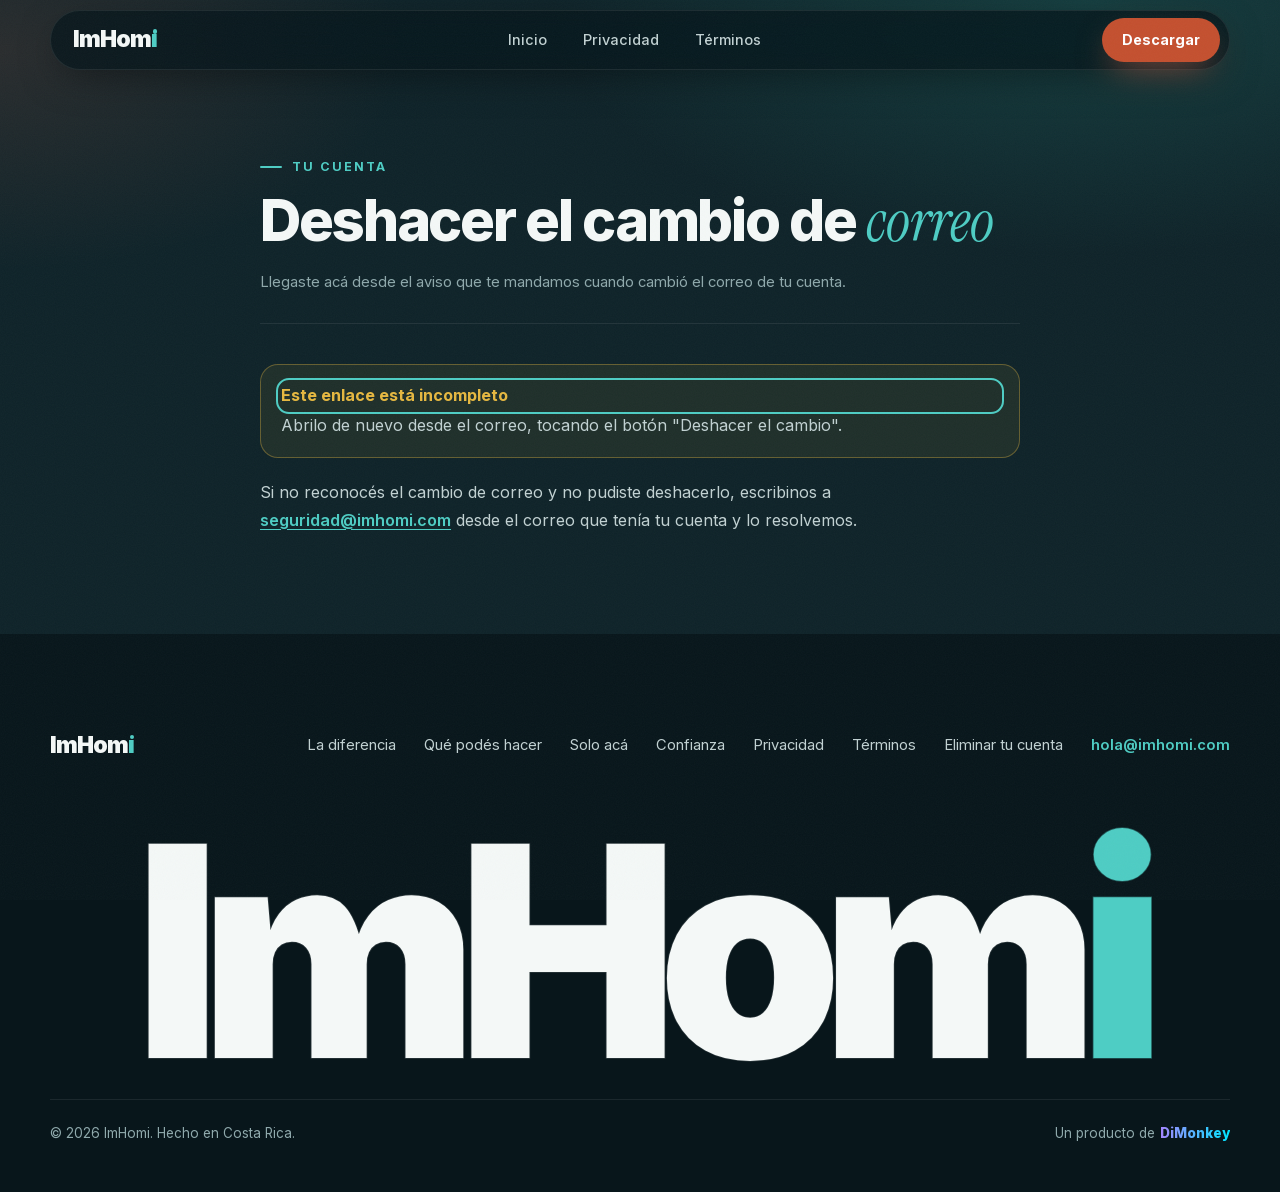
<file: revert-email.html>
<!DOCTYPE html>
<html lang="es">
<head>
  <meta charset="UTF-8">
  <meta name="viewport" content="width=device-width, initial-scale=1.0">
  <title>Deshacer el cambio de correo — ImHomi</title>
  <meta name="description" content="Deshacé un cambio de correo que no hiciste en tu cuenta de ImHomi.">
  <!-- Es una página para quien llega desde su correo: no va en buscadores ni en el sitemap. -->
  <meta name="robots" content="noindex, nofollow">
  <!-- El enlace lleva un token: que no viaje a ningún otro sitio. -->
  <meta name="referrer" content="no-referrer">
  <link rel="icon" href="/favicon.ico" sizes="32x32">
  <link rel="icon" href="/favicon.svg" type="image/svg+xml">
  <link rel="icon" href="/favicon-96.png" type="image/png" sizes="96x96">
  <link rel="apple-touch-icon" href="/apple-touch-icon.png">
  <link rel="manifest" href="/site.webmanifest">
  <meta name="theme-color" content="#0F2329">
  <!-- Las tipografías se sirven desde el sitio (css/fonts.css): ninguna visita le manda la IP a otro. -->
  <link rel="preload" href="assets/fonts/inter-latin.woff2" as="font" type="font/woff2" crossorigin>
  <link rel="stylesheet" href="css/fonts.css">
  <link rel="stylesheet" href="css/site.css">
</head>
<!-- data-api: la API a la que esta página le pide deshacer el cambio. Es la
     misma que usa la app. El origen de esta web tiene que estar en
     CORS_ORIGINS del backend. -->
<body class="legal-page" data-api="https://imhomibackend-production.up.railway.app/api">

  <a class="skip" href="#main">Saltar al contenido</a>

  <header class="hdr hdr--solid" id="hdr">
    <a href="./" class="logo" aria-label="ImHomi, inicio">ImHom<span class="idot">ı</span></a>
    <nav class="nav" id="nav" aria-label="Secciones">
      <span class="nav-ind" aria-hidden="true"></span>
      <a href="./">Inicio</a>
      <a href="privacy.html">Privacidad</a>
      <a href="terms.html">Términos</a>
    </nav>
    <a href="./#descargar" class="btn btn--coral btn--sm">Descargar</a>
  </header>

  <main id="main" class="legal">
    <div class="legal-in">
      <span class="eyebrow">Tu cuenta</span>
      <h1>Deshacer el cambio de <span class="serif">correo</span></h1>
      <p class="date">Llegaste acá desde el aviso que te mandamos cuando cambió el correo de tu cuenta.</p>

      <!-- Una sola de estas secciones está a la vista. La elige js/revert-email.js. -->

      <!-- Sin JavaScript no se puede llamar a la API: se dice, con la salida. -->
      <noscript>
        <div class="notice">
          <strong>Hace falta JavaScript</strong>
          Esta página necesita JavaScript para deshacer el cambio. Activalo y volvé a abrir el enlace, o escribinos a <a href="mailto:seguridad@imhomi.com">seguridad@imhomi.com</a>.
        </div>
      </noscript>

      <section id="revert-ask" class="revert" hidden>
        <p>Si <strong>no fuiste vos</strong> quien cambió el correo de tu cuenta de ImHomi, podés deshacerlo ahora. Al confirmar:</p>
        <ul>
          <li>Tu cuenta <strong>vuelve al correo anterior</strong>, el que recibió este aviso.</li>
          <li>Se <strong>cierran todas las sesiones</strong>, en todos los dispositivos.</li>
          <li>La <strong>contraseña deja de valer</strong>: quien cambió el correo la sabía. Después elegís una nueva desde la app.</li>
        </ul>
        <p>Si el cambio lo hiciste vos, no toques nada: cerrá esta página.</p>
        <div class="revert-actions">
          <button type="button" class="btn btn--coral" id="revert-go">Deshacer el cambio</button>
        </div>
        <p class="revert-msg" id="revert-error" role="alert" hidden></p>
      </section>

      <section id="revert-done" class="revert" hidden>
        <div class="revert-ok" role="status">
          <h2 id="revert-done-title" tabindex="-1">Listo: el cambio quedó deshecho</h2>
          <p>Tu cuenta volvió a <strong id="revert-email"></strong>. Cerramos todas las sesiones y la contraseña anterior ya no sirve.</p>
        </div>
        <h2>Qué sigue</h2>
        <ul>
          <li>Abrí la app de ImHomi.</li>
          <li>En la pantalla de ingreso tocá <strong>"¿Olvidaste tu contraseña?"</strong> y escribí tu correo.</li>
          <li>Te llega un código a ese correo: con él elegís una contraseña nueva y entrás.</li>
        </ul>
        <p>Para dejar la cuenta más protegida, activá la verificación en dos pasos en la app, en <strong>Más › Mi cuenta › Seguridad y 2FA</strong>.</p>
      </section>

      <section id="revert-invalid" class="revert" hidden>
        <div class="notice" role="status">
          <strong id="revert-invalid-title" tabindex="-1">Este enlace ya no sirve</strong>
          <span id="revert-invalid-text">Venció o ya se usó.</span>
        </div>
        <p>Si no reconocés el cambio de correo y no pudiste deshacerlo, escribinos a <a href="mailto:seguridad@imhomi.com">seguridad@imhomi.com</a> desde el correo que tenía tu cuenta y lo resolvemos.</p>
      </section>
    </div>
  </main>

  <footer class="foot">
    <div class="wrap">
      <div class="foot-top">
        <a href="./" class="logo" aria-label="ImHomi, inicio">ImHom<span class="idot">ı</span></a>
        <nav aria-label="Pie de página">
          <a href="./#diferencia">La diferencia</a><a href="./#capacidades">Qué podés hacer</a><a href="./#solo-aca">Solo acá</a><a href="./#confianza">Confianza</a><a href="privacy.html">Privacidad</a><a href="terms.html">Términos</a><a href="eliminar-cuenta.html">Eliminar tu cuenta</a><a href="mailto:hola@imhomi.com" class="mail-l">hola@imhomi.com</a>
        </nav>
      </div>
      <div class="giant giant--full" aria-hidden="true"><span class="g-out">ImHom<span>i</span></span><span class="g-fill">ImHom<span>i</span></span></div>
      <div class="foot-bot"><span>© 2026 ImHomi. Hecho en Costa Rica.</span><a href="https://www.dimonkey.com" target="_blank" rel="noopener">Un producto de <span class="dm">DiMonkey</span></a></div>
    </div>
  </footer>

  <script src="js/site.js"></script>
  <script src="js/paso.js"></script>
  <script src="js/revert-email.js"></script>
</body>
</html>
</file>
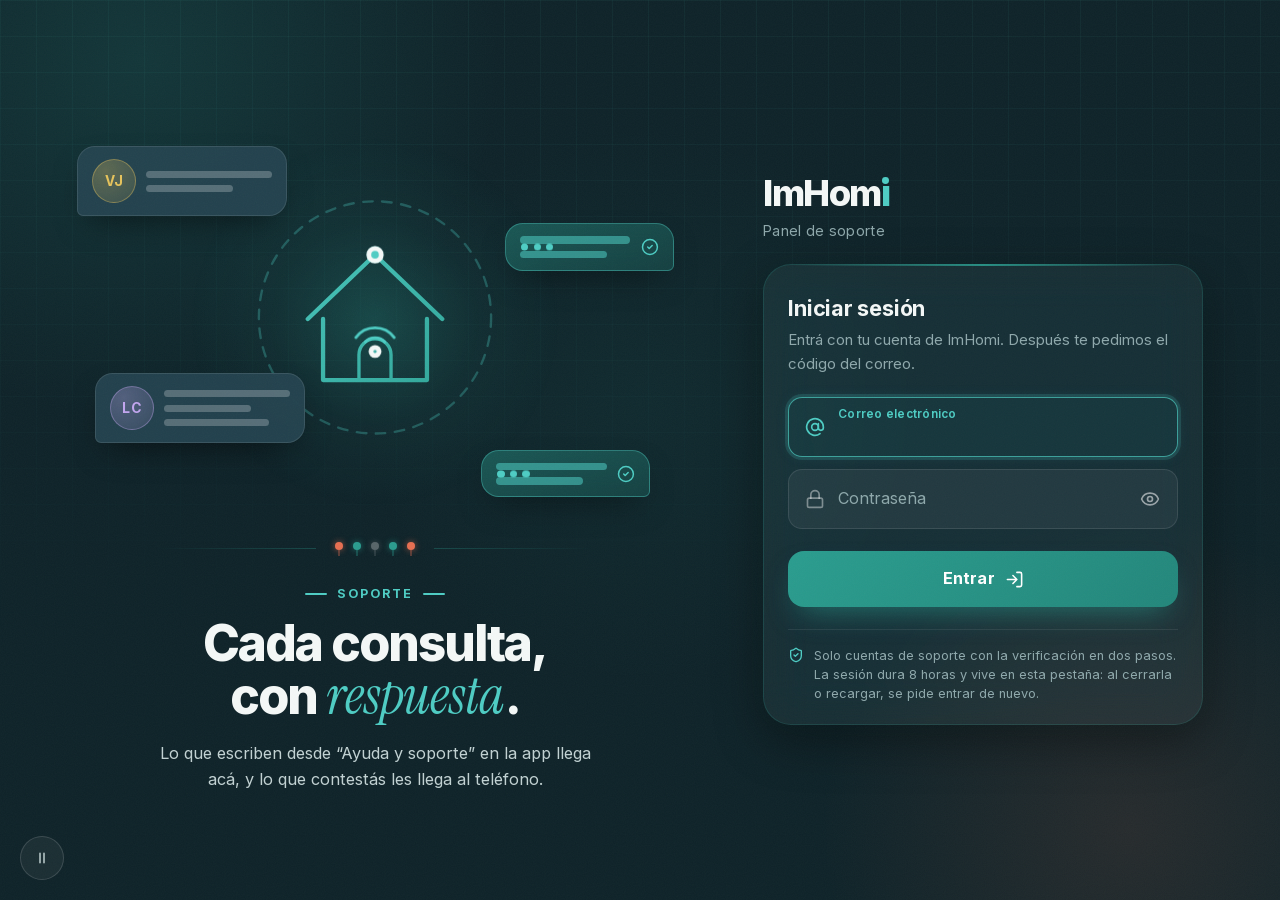
<file: soporte.html>
<!DOCTYPE html>
<html lang="es">
<head>
  <meta charset="UTF-8">
  <meta name="viewport" content="width=device-width, initial-scale=1.0, viewport-fit=cover">
  <title>Panel de soporte — ImHomi</title>
  <!-- Es una herramienta interna: no va en buscadores ni en el sitemap. -->
  <meta name="robots" content="noindex, nofollow">
  <meta name="referrer" content="no-referrer">
  <!-- Solo lo propio, la API y las capturas de Cloudinary (enlaces firmados de
       api.cloudinary.com, decisión 66). Lo que escriben las personas entra con
       textContent, nunca como HTML. -->
  <meta http-equiv="Content-Security-Policy" content="default-src 'self'; script-src 'self'; style-src 'self'; font-src 'self'; img-src 'self' data: https://api.cloudinary.com https://res.cloudinary.com; connect-src https://imhomibackend-production.up.railway.app; form-action 'none'; base-uri 'none'; object-src 'none'">
  <link rel="icon" href="/favicon.ico" sizes="32x32">
  <link rel="icon" href="/favicon.svg" type="image/svg+xml">
  <meta name="theme-color" content="#0F2329">
  <!-- Las tipografías se sirven desde el sitio (css/fonts.css): ninguna visita le manda la IP a otro. -->
  <link rel="preload" href="assets/fonts/inter-latin.woff2" as="font" type="font/woff2" crossorigin>
  <link rel="stylesheet" href="css/fonts.css">
  <link rel="stylesheet" href="css/site.css">
  <link rel="stylesheet" href="css/soporte.css">
</head>
<!-- data-api: la misma API que usa la app. El origen de esta web tiene que
     estar en CORS_ORIGINS del backend. Solo entran cuentas con
     users.role = 'support' (ver imhomi_db/SETUP.md). -->
<body class="sop" data-api="https://imhomibackend-production.up.railway.app/api">

  <!-- Los dibujos que se repiten: la casa del login de la app (HouseIconPainter)
       y los íconos, con el trazo de 2 px de la app. -->
  <svg class="sprite" aria-hidden="true" focusable="false">
    <defs>
      <linearGradient id="g-house" x1="0" y1="0" x2="100" y2="100" gradientUnits="userSpaceOnUse">
        <stop offset="0" stop-color="#4ECDC4"/><stop offset="1" stop-color="#2A9D8F"/>
      </linearGradient>
    </defs>
    <symbol id="house" viewBox="0 0 100 100">
      <circle cx="50" cy="48.08" r="48.64" fill="none" stroke="#4ECDC4" stroke-opacity=".3" stroke-width="1.2" stroke-dasharray="5 4"/>
      <g fill="none" stroke="url(#g-house)" stroke-width="2" stroke-linecap="round" stroke-linejoin="round">
        <path d="M28.24 48.72V74.32H71.76V48.72"/>
        <path d="M21.84 48.72 50 21.84 78.16 48.72"/>
        <path d="M43.28 74.32V63.76A6.72 6.72 0 0 1 56.72 63.76V74.32" stroke-width="1.5"/>
      </g>
      <circle cx="50" cy="21.84" r="3" fill="#4ECDC4"/>
      <circle cx="50" cy="62.35" r="2" fill="#4ECDC4" fill-opacity=".8"/>
      <path d="M45.93 58.28A5.76 5.76 0 0 1 54.07 58.28" fill="none" stroke="#4ECDC4" stroke-opacity=".55" stroke-width="1.3" stroke-linecap="round"/>
      <path d="M41.97 56.52A9.92 9.92 0 0 1 58.03 56.52" fill="none" stroke="#4ECDC4" stroke-opacity=".3" stroke-width="1.3" stroke-linecap="round"/>
    </symbol>
    <symbol id="i-inbox" viewBox="0 0 24 24"><path d="M22 12h-6l-2 3h-4l-2-3H2"/><path d="M5.45 5.11 2 12v6a2 2 0 0 0 2 2h16a2 2 0 0 0 2-2v-6l-3.45-6.89A2 2 0 0 0 16.76 4H7.24a2 2 0 0 0-1.79 1.11z"/></symbol>
    <symbol id="i-answered" viewBox="0 0 24 24"><path d="M21 15a2 2 0 0 1-2 2H7l-4 4V5a2 2 0 0 1 2-2h14a2 2 0 0 1 2 2z"/><path d="m9 10 2 2 4-4"/></symbol>
    <symbol id="i-archive" viewBox="0 0 24 24"><rect x="2" y="3" width="20" height="5" rx="1"/><path d="M4 8v11a2 2 0 0 0 2 2h12a2 2 0 0 0 2-2V8M10 12h4"/></symbol>
    <symbol id="i-layers" viewBox="0 0 24 24"><path d="m12 2 10 5-10 5L2 7z"/><path d="m2 17 10 5 10-5M2 12l10 5 10-5"/></symbol>
    <symbol id="i-logout" viewBox="0 0 24 24"><path d="M9 21H5a2 2 0 0 1-2-2V5a2 2 0 0 1 2-2h4M16 17l5-5-5-5M21 12H9"/></symbol>
    <symbol id="i-refresh" viewBox="0 0 24 24"><path d="M21 12a9 9 0 0 0-9-9 9.75 9.75 0 0 0-6.74 2.74L3 8"/><path d="M3 3v5h5M3 12a9 9 0 0 0 9 9 9.75 9.75 0 0 0 6.74-2.74L21 16"/><path d="M16 16h5v5"/></symbol>
    <symbol id="i-back" viewBox="0 0 24 24"><path d="m12 19-7-7 7-7M19 12H5"/></symbol>
    <symbol id="i-send" viewBox="0 0 24 24"><path d="M14.54 21.69a.5.5 0 0 0 .94-.03l6.5-19a.5.5 0 0 0-.64-.64l-19 6.5a.5.5 0 0 0-.03.94l7.93 3.18a2 2 0 0 1 1.11 1.11z"/><path d="m21.85 2.15-10.94 10.94"/></symbol>
    <symbol id="i-check" viewBox="0 0 24 24"><circle cx="12" cy="12" r="10"/><path d="m9 12 2 2 4-4"/></symbol>
    <symbol id="i-copy" viewBox="0 0 24 24"><rect width="14" height="14" x="8" y="8" rx="2"/><path d="M4 16c-1.1 0-2-.9-2-2V4c0-1.1.9-2 2-2h10c1.1 0 2 .9 2 2"/></symbol>
    <symbol id="i-keys" viewBox="0 0 24 24"><rect width="20" height="16" x="2" y="4" rx="2"/><path d="M6 8h.01M10 8h.01M14 8h.01M18 8h.01M8 12h.01M12 12h.01M16 12h.01M7 16h10"/></symbol>
    <symbol id="i-phone" viewBox="0 0 24 24"><rect width="14" height="20" x="5" y="2" rx="2"/><path d="M12 18h.01"/></symbol>
    <symbol id="i-user" viewBox="0 0 24 24"><circle cx="12" cy="8" r="5"/><path d="M20 21a8 8 0 0 0-16 0"/></symbol>
    <symbol id="i-clock" viewBox="0 0 24 24"><circle cx="12" cy="12" r="10"/><path d="M12 6v6l4 2"/></symbol>
    <symbol id="i-shield" viewBox="0 0 24 24"><path d="M20 13c0 5-3.5 7.5-7.66 8.95a1 1 0 0 1-.67-.01C7.5 20.5 4 18 4 13V6a1 1 0 0 1 1-1c2 0 4.5-1.2 6.24-2.72a1.17 1.17 0 0 1 1.52 0C14.51 3.81 17 5 19 5a1 1 0 0 1 1 1z"/><path d="m9 12 2 2 4-4"/></symbol>
    <symbol id="i-alert" viewBox="0 0 24 24"><circle cx="12" cy="12" r="10"/><path d="M12 8v4M12 16h.01"/></symbol>
    <symbol id="i-eye" viewBox="0 0 24 24"><path d="M2.06 12.35a1 1 0 0 1 0-.7 10.75 10.75 0 0 1 19.88 0 1 1 0 0 1 0 .7 10.75 10.75 0 0 1-19.88 0"/><circle cx="12" cy="12" r="3"/></symbol>
    <symbol id="i-eye-off" viewBox="0 0 24 24"><path d="M10.73 5.08A10.43 10.43 0 0 1 12 5c7 0 10 7 10 7a13.16 13.16 0 0 1-1.67 2.68M6.61 6.61A13.53 13.53 0 0 0 2 12s3 7 10 7a9.74 9.74 0 0 0 5.39-1.61M14.12 14.12a3 3 0 1 1-4.24-4.24M2 2l20 20"/></symbol>
    <symbol id="i-caps" viewBox="0 0 24 24"><path d="M9 18v-6H5l7-7 7 7h-4v6z"/><path d="M9 21h6"/></symbol>
    <symbol id="i-x" viewBox="0 0 24 24"><path d="M18 6 6 18M6 6l12 12"/></symbol>
    <symbol id="i-ext" viewBox="0 0 24 24"><path d="M15 3h6v6M10 14 21 3M18 13v6a2 2 0 0 1-2 2H5a2 2 0 0 1-2-2V8a2 2 0 0 1 2-2h6"/></symbol>
    <symbol id="i-at" viewBox="0 0 24 24"><circle cx="12" cy="12" r="4"/><path d="M16 8v5a3 3 0 0 0 6 0v-1a10 10 0 1 0-4 8"/></symbol>
    <symbol id="i-lock" viewBox="0 0 24 24"><rect width="18" height="11" x="3" y="11" rx="2"/><path d="M7 11V7a5 5 0 0 1 10 0v4"/></symbol>
    <symbol id="i-login" viewBox="0 0 24 24"><path d="M15 3h4a2 2 0 0 1 2 2v14a2 2 0 0 1-2 2h-4M10 17l5-5-5-5M15 12H3"/></symbol>
    <symbol id="i-box" viewBox="0 0 24 24"><path d="M21 8 12 3 3 8v8l9 5 9-5z"/><path d="m3 8 9 5 9-5M12 13v8"/></symbol>
    <symbol id="i-cal" viewBox="0 0 24 24"><rect width="18" height="18" x="3" y="4" rx="2"/><path d="M16 2v4M8 2v4M3 10h18"/></symbol>
    <symbol id="i-chev" viewBox="0 0 24 24"><path d="m6 9 6 6 6-6"/></symbol>
    <symbol id="i-image" viewBox="0 0 24 24"><rect width="18" height="18" x="3" y="3" rx="2"/><circle cx="9" cy="9" r="2"/><path d="m21 15-3.1-3.1a2 2 0 0 0-2.8 0L6 21"/></symbol>
    <symbol id="i-pin" viewBox="0 0 24 24"><path d="M20 10c0 4.99-5.54 10.19-7.4 11.8a1 1 0 0 1-1.2 0C9.54 20.19 4 14.99 4 10a8 8 0 0 1 16 0"/><circle cx="12" cy="10" r="3"/></symbol>
    <symbol id="i-verify" viewBox="0 0 24 24"><path d="M3.85 8.62a4 4 0 0 1 4.78-4.77 4 4 0 0 1 6.74 0 4 4 0 0 1 4.78 4.78 4 4 0 0 1 0 6.74 4 4 0 0 1-4.77 4.78 4 4 0 0 1-6.75 0 4 4 0 0 1-4.78-4.77 4 4 0 0 1 0-6.76Z"/><path d="m9 12 2 2 4-4"/></symbol>
    <symbol id="i-xc" viewBox="0 0 24 24"><circle cx="12" cy="12" r="10"/><path d="m15 9-6 6M9 9l6 6"/></symbol>
    <symbol id="i-ban" viewBox="0 0 24 24"><circle cx="12" cy="12" r="10"/><path d="m4.9 4.9 14.2 14.2"/></symbol>
    <symbol id="i-history" viewBox="0 0 24 24"><path d="M3 12a9 9 0 1 0 9-9 9.75 9.75 0 0 0-6.74 2.74L3 8"/><path d="M3 3v5h5M12 7v5l4 2"/></symbol>
    <symbol id="i-flag" viewBox="0 0 24 24"><path d="M4 22V4a1 1 0 0 1 .4-.8A6 6 0 0 1 8 2c3 0 5 2 7.33 2q2 0 3.07-.8A1 1 0 0 1 20 4v10a1 1 0 0 1-.4.8A6 6 0 0 1 16 16c-3 0-5-2-8-2a6 6 0 0 0-4 1.53"/></symbol>
    <symbol id="i-msg" viewBox="0 0 24 24"><path d="M7.9 20A9 9 0 1 0 4 16.1L2 22z"/></symbol>
    <symbol id="i-star" viewBox="0 0 24 24"><path d="M11.53 2.3a.53.53 0 0 1 .94 0l2.31 4.68a2.12 2.12 0 0 0 1.6 1.16l5.17.76a.53.53 0 0 1 .3.9l-3.74 3.64a2.12 2.12 0 0 0-.61 1.88l.88 5.14a.53.53 0 0 1-.77.56l-4.62-2.43a2.12 2.12 0 0 0-1.97 0L6.4 21.02a.53.53 0 0 1-.77-.56l.88-5.14a2.12 2.12 0 0 0-.6-1.88L2.16 9.8a.53.53 0 0 1 .3-.9l5.16-.76a2.12 2.12 0 0 0 1.6-1.16z"/></symbol>
    <symbol id="i-reply" viewBox="0 0 24 24"><path d="m9 17-5-5 5-5"/><path d="M20 18v-2a4 4 0 0 0-4-4H4"/></symbol>
    <symbol id="i-tag" viewBox="0 0 24 24"><path d="M12.59 2.59A2 2 0 0 0 11.17 2H4a2 2 0 0 0-2 2v7.17a2 2 0 0 0 .59 1.42l8.7 8.7a2.43 2.43 0 0 0 3.42 0l6.58-6.58a2.43 2.43 0 0 0 0-3.42z"/><circle cx="7.5" cy="7.5" r="1.5"/></symbol>
  </svg>

  <!-- El fondo del login de la app: grilla que se desvanece y brillos difusos
       (AppGridOverlay y AppGlowOrb). -->
  <div class="bg" aria-hidden="true">
    <span class="bg-grid"></span>
    <span class="orb orb--teal"></span>
    <span class="orb orb--coral"></span>
    <span class="orb orb--mid"></span>
  </div>

  <a class="skip" href="#main">Saltar al contenido</a>

  <noscript>
    <p class="nojs"><strong>Hace falta JavaScript.</strong> El panel necesita JavaScript para hablar con la API.</p>
  </noscript>

  <!-- ===================== Entrar ===================== -->
  <main id="main" class="auth" tabindex="-1">

    <!-- La escena de marca: la casa recibe consultas y las contesta. Decorativa. -->
    <section class="scene" aria-hidden="true">
      <div class="stage">
        <div class="stage-glow"></div>
        <svg class="stage-house" viewBox="0 0 100 100">
          <circle class="stage-ring" cx="50" cy="48.08" r="48.64" fill="none" stroke="#4ECDC4" stroke-opacity=".3" stroke-width="1" stroke-dasharray="4 4"/>
          <g fill="none" stroke="url(#g-house)" stroke-width="1.8" stroke-linecap="round" stroke-linejoin="round">
            <path d="M28.24 48.72V74.32H71.76V48.72"/>
            <path d="M21.84 48.72 50 21.84 78.16 48.72"/>
            <path d="M43.28 74.32V63.76A6.72 6.72 0 0 1 56.72 63.76V74.32" stroke-width="1.4"/>
          </g>
          <circle class="stage-ping" cx="50" cy="21.84" r="3" fill="none" stroke="#4ECDC4" stroke-width=".8"/>
          <circle cx="50" cy="21.84" r="2.6" fill="#4ECDC4"/>
          <circle cx="50" cy="62.35" r="1.7" fill="#4ECDC4" fill-opacity=".8"/>
          <path class="stage-wifi stage-wifi--1" d="M45.93 58.28A5.76 5.76 0 0 1 54.07 58.28" fill="none" stroke="#4ECDC4" stroke-width="1.2" stroke-linecap="round"/>
          <path class="stage-wifi stage-wifi--2" d="M41.97 56.52A9.92 9.92 0 0 1 58.03 56.52" fill="none" stroke="#4ECDC4" stroke-width="1.2" stroke-linecap="round"/>
        </svg>

        <div class="bub bub--in bub--a"><span class="bub-av av av--2">VJ</span><span class="bub-lines"><i></i><i></i></span></div>
        <div class="bub bub--out bub--a2"><span class="bub-typing"><i></i><i></i><i></i></span><span class="bub-lines"><i></i><i></i></span><svg class="bub-ok"><use href="#i-check"/></svg></div>
        <div class="bub bub--in bub--b"><span class="bub-av av av--4">LC</span><span class="bub-lines"><i></i><i></i><i></i></span></div>
        <div class="bub bub--out bub--b2"><span class="bub-typing"><i></i><i></i><i></i></span><span class="bub-lines"><i></i><i></i></span><svg class="bub-ok"><use href="#i-check"/></svg></div>
      </div>

      <div class="pins"><span class="pins-line"></span><span class="pin pin--coral"></span><span class="pin pin--teal"></span><span class="pin pin--white"></span><span class="pin pin--teal"></span><span class="pin pin--coral"></span><span class="pins-line pins-line--r"></span></div>

      <p class="scene-eyebrow">Soporte</p>
      <p class="scene-title">Cada consulta,<br>con <span class="serif">respuesta</span>.</p>
      <p class="scene-sub">Lo que escriben desde “Ayuda y soporte” en la app llega acá, y lo que contestás les llega al teléfono.</p>
    </section>

    <!-- WCAG 2.2.2: la escena se mueve sola, así que se puede pausar. -->
    <button class="pause scene-pause" id="sop-pause" type="button"><svg class="i-pause" viewBox="0 0 24 24" aria-hidden="true"><path d="M9 5v14M15 5v14"/></svg><svg class="i-play" viewBox="0 0 24 24" aria-hidden="true"><path d="M7 5l12 7-12 7z"/></svg><span class="pause-t">Pausar la animación</span></button>

    <div class="auth-side">
      <!-- La marca arriba de la tarjeta, como en el login de la app. -->
      <div class="brand">
        <span class="brand-mark"><svg><use href="#house"/></svg></span>
        <span class="wordmark">ImHom<span class="idot">ı</span></span>
        <span class="brand-sub">Panel de soporte</span>
      </div>
      <div class="pins pins--brand" aria-hidden="true"><span class="pins-line"></span><span class="pin pin--coral"></span><span class="pin pin--teal"></span><span class="pin pin--white"></span><span class="pin pin--teal"></span><span class="pin pin--coral"></span><span class="pins-line pins-line--r"></span></div>

      <div class="card">
        <!-- Entrar: el mismo ingreso que la app. La sesión vive en la memoria
             de esta pestaña y se pierde al cerrarla. -->
        <section id="sop-login" class="step" aria-labelledby="sop-login-h" hidden>
          <h1 class="card-h" id="sop-login-h">Iniciar sesión</h1>
          <p class="card-sub">Entrá con tu cuenta de ImHomi. Después te pedimos el código del correo.</p>
          <form id="sop-login-form" class="form" novalidate>
            <div class="field">
              <svg class="field-i"><use href="#i-at"/></svg>
              <input type="email" id="sop-email" autocomplete="username" required maxlength="100" placeholder=" " spellcheck="false" autocapitalize="off">
              <label for="sop-email">Correo electrónico</label>
            </div>
            <div class="field field--pass">
              <svg class="field-i"><use href="#i-lock"/></svg>
              <input type="password" id="sop-password" autocomplete="current-password" required maxlength="255" placeholder=" " aria-describedby="sop-caps">
              <label for="sop-password">Contraseña</label>
              <button type="button" class="field-eye" id="sop-eye" aria-label="Mostrar la contraseña" aria-pressed="false" aria-controls="sop-password">
                <svg class="eye-on"><use href="#i-eye"/></svg><svg class="eye-off"><use href="#i-eye-off"/></svg>
              </button>
            </div>
            <p class="caps" id="sop-caps" aria-live="polite"></p>
            <p class="form-error" id="sop-login-error" role="alert" hidden></p>
            <button type="submit" class="go" id="sop-login-go"><span class="go-spin" aria-hidden="true"></span><span class="go-t">Entrar</span><svg class="go-i" aria-hidden="true"><use href="#i-login"/></svg></button>
          </form>
        </section>

        <!-- El código de la verificación en dos pasos: seis casillas que son un
             solo campo, así pegar y el autocompletado del teléfono andan solos. -->
        <section id="sop-otp" class="step" aria-labelledby="sop-otp-h" hidden>
          <span class="step-badge"><svg><use href="#i-shield"/></svg></span>
          <h2 class="card-h" id="sop-otp-h">Verificación en dos pasos</h2>
          <p class="card-sub">Ingresá el código de 6 dígitos que mandamos a <strong id="sop-otp-email">tu correo</strong>. Vale 10 minutos.</p>
          <form id="sop-otp-form" class="form" novalidate>
            <div class="otp" id="sop-otp-box">
              <label for="sop-code" class="sr">Código de 6 dígitos</label>
              <input type="text" id="sop-code" inputmode="numeric" autocomplete="one-time-code" pattern="[0-9]{6}" maxlength="6" required>
              <span class="otp-cell" aria-hidden="true"></span><span class="otp-cell" aria-hidden="true"></span><span class="otp-cell" aria-hidden="true"></span><span class="otp-gap" aria-hidden="true"></span><span class="otp-cell" aria-hidden="true"></span><span class="otp-cell" aria-hidden="true"></span><span class="otp-cell" aria-hidden="true"></span>
            </div>
            <p class="form-error" id="sop-otp-error" role="alert" hidden></p>
            <p class="form-ok" id="sop-otp-ok" role="status"></p>
            <button type="submit" class="go" id="sop-otp-go"><span class="go-spin" aria-hidden="true"></span><span class="go-t">Confirmar</span></button>
            <div class="step-links">
              <button type="button" class="link" id="sop-otp-back"><svg><use href="#i-back"/></svg>Otra cuenta</button>
              <button type="button" class="link" id="sop-otp-resend">Reenviar el código</button>
            </div>
          </form>
        </section>

        <section id="sop-denied" class="step step--msg" aria-labelledby="sop-denied-title" hidden>
          <span class="step-badge step-badge--warn"><svg><use href="#i-lock"/></svg></span>
          <h2 class="card-h" id="sop-denied-title" tabindex="-1">Esta cuenta no tiene acceso al panel</h2>
          <p class="card-sub" id="sop-denied-text">Tu contraseña es correcta, pero la cuenta no tiene el rol de soporte. Si debería tenerlo, pedíselo a quien administra el equipo.</p>
          <button type="button" class="go go--ghost" id="sop-denied-back">Entrar con otra cuenta</button>
        </section>

        <!-- Decisión 66: el panel solo abre con la verificación en dos pasos. -->
        <section id="sop-need2fa" class="step step--msg" aria-labelledby="sop-need2fa-title" hidden>
          <span class="step-badge step-badge--warn"><svg><use href="#i-shield"/></svg></span>
          <h2 class="card-h" id="sop-need2fa-title" tabindex="-1">Activá la verificación en dos pasos</h2>
          <p class="card-sub" id="sop-need2fa-text">El panel solo abre con el código que llega a tu correo. Prendela desde la app y volvé a entrar:</p>
          <ol class="crumbs" aria-label="Dónde tocar en la app"><li>Más</li><li>Mi cuenta</li><li>Seguridad y 2FA</li><li>Verificación en dos pasos</li></ol>
          <button type="button" class="go go--ghost" id="sop-need2fa-back">Volver a entrar</button>
        </section>

        <section id="sop-expired" class="step step--msg" aria-labelledby="sop-expired-title" hidden>
          <span class="step-badge"><svg><use href="#i-clock"/></svg></span>
          <h2 class="card-h" id="sop-expired-title" tabindex="-1">Tu sesión terminó</h2>
          <p class="card-sub" id="sop-expired-text">Por seguridad, la sesión del panel dura 8 horas y se cierra si cambia algo de la cuenta. Lo que no llegaste a enviar no salió.</p>
          <button type="button" class="go" id="sop-expired-back"><span class="go-t">Volver a entrar</span><svg class="go-i" aria-hidden="true"><use href="#i-login"/></svg></button>
        </section>

        <p class="card-foot"><svg aria-hidden="true"><use href="#i-shield"/></svg>Solo cuentas de soporte con la verificación en dos pasos. La sesión dura 8 horas y vive en esta pestaña: al cerrarla o recargar, se pide entrar de nuevo.</p>
      </div>
    </div>
  </main>

  <!-- ===================== El panel ===================== -->
  <div id="sop-panel" class="app" data-view="list" hidden>

    <aside class="side" aria-label="Bandeja de soporte">
      <div class="side-brand">
        <span class="side-mark" aria-hidden="true"><svg><use href="#house"/></svg></span>
        <span class="wordmark wordmark--sm">ImHom<span class="idot">ı</span></span>
        <span class="tag">Soporte</span>
      </div>

      <!-- Lo que atiende el panel: las consultas de "Escribinos" (decisión
           51), las verificaciones de anuncios (decisión 54) y los reportes
           (decisión 52). -->
      <nav class="sect" aria-label="Secciones del panel">
        <button type="button" class="sect-b" data-section="cases" aria-current="page"><svg aria-hidden="true"><use href="#i-inbox"/></svg><span class="sect-t">Consultas</span><span class="count count--open" data-sect-count="cases"></span></button>
        <button type="button" class="sect-b" data-section="verifs"><svg aria-hidden="true"><use href="#i-verify"/></svg><span class="sect-t">Verificaciones</span><span class="count count--open" data-sect-count="verifs"></span></button>
        <button type="button" class="sect-b" data-section="reports"><svg aria-hidden="true"><use href="#i-flag"/></svg><span class="sect-t">Reportes</span><span class="count count--open" data-sect-count="reports"></span></button>
      </nav>

      <nav class="side-nav" id="sop-nav-cases" aria-label="Estado de los casos">
        <p class="side-h">Bandeja</p>
        <div class="tabs" role="tablist" aria-label="Estado de los casos">
          <button type="button" role="tab" class="sop-tab" data-status="open" aria-selected="true" aria-controls="sop-list"><svg aria-hidden="true"><use href="#i-inbox"/></svg><span class="tab-t">Abiertas</span><span class="count count--open" data-count="open"></span></button>
          <button type="button" role="tab" class="sop-tab" data-status="answered" aria-selected="false" aria-controls="sop-list"><svg aria-hidden="true"><use href="#i-answered"/></svg><span class="tab-t">Respondidas</span><span class="count" data-count="answered"></span></button>
          <button type="button" role="tab" class="sop-tab" data-status="closed" aria-selected="false" aria-controls="sop-list"><svg aria-hidden="true"><use href="#i-archive"/></svg><span class="tab-t">Cerradas</span><span class="count" data-count="closed"></span></button>
          <button type="button" role="tab" class="sop-tab" data-status="" aria-selected="false" aria-controls="sop-list"><svg aria-hidden="true"><use href="#i-layers"/></svg><span class="tab-t">Todas</span><span class="count" data-count="all"></span></button>
        </div>
      </nav>

      <div class="side-topics" id="sop-side-topics">
        <p class="side-h" id="sop-topics-h">Temas</p>
        <ul class="topics" id="sop-topics" aria-labelledby="sop-topics-h"></ul>
      </div>

      <nav class="side-nav" id="ver-nav" aria-label="Estado de las verificaciones" hidden>
        <p class="side-h">Verificaciones</p>
        <div class="tabs" id="ver-tabs" role="tablist" aria-label="Estado de las verificaciones">
          <button type="button" role="tab" class="ver-tab" data-status="pending" aria-selected="true" aria-controls="ver-list"><svg aria-hidden="true"><use href="#i-clock"/></svg><span class="tab-t">Pendientes</span><span class="count count--open" data-vcount="pending"></span></button>
          <button type="button" role="tab" class="ver-tab" data-status="approved" aria-selected="false" aria-controls="ver-list"><svg aria-hidden="true"><use href="#i-verify"/></svg><span class="tab-t">Aprobadas</span></button>
          <button type="button" role="tab" class="ver-tab" data-status="rejected" aria-selected="false" aria-controls="ver-list"><svg aria-hidden="true"><use href="#i-xc"/></svg><span class="tab-t">Rechazadas</span></button>
          <button type="button" role="tab" class="ver-tab" data-status="cancelled" aria-selected="false" aria-controls="ver-list"><svg aria-hidden="true"><use href="#i-ban"/></svg><span class="tab-t">Canceladas</span></button>
        </div>
      </nav>

      <nav class="side-nav" id="rep-nav" aria-label="Estado de los reportes" hidden>
        <p class="side-h">Reportes</p>
        <div class="tabs" id="rep-tabs" role="tablist" aria-label="Estado de los reportes">
          <button type="button" role="tab" class="rep-tab" data-status="open" aria-selected="true" aria-controls="rep-list"><svg aria-hidden="true"><use href="#i-flag"/></svg><span class="tab-t">Abiertos</span><span class="count count--open" data-rcount="open"></span></button>
          <button type="button" role="tab" class="rep-tab" data-status="resolved" aria-selected="false" aria-controls="rep-list"><svg aria-hidden="true"><use href="#i-archive"/></svg><span class="tab-t">Resueltos</span></button>
        </div>
      </nav>

      <div class="side-note" id="rep-note" hidden>
        <svg aria-hidden="true"><use href="#i-clock"/></svg>
        <p>Cada reporte se atiende en <strong>24 horas</strong>. Los de una misma cosa van juntos: resolver uno los cierra a todos.</p>
      </div>

      <div class="side-note" id="ver-note" hidden>
        <svg aria-hidden="true"><use href="#i-clock"/></svg>
        <p>Cada una se revisa en <strong>24 horas</strong>. Compará las fotos y el punto con lo que dice el anuncio; mientras tanto se publica sin la insignia.</p>
      </div>

      <div class="side-foot">
        <span class="av av--me" id="sop-me" aria-hidden="true"></span>
        <span class="me">
          <span class="me-name" id="sop-who" hidden></span>
          <span class="me-role">Equipo de soporte</span>
        </span>
        <button type="button" class="ibtn" id="sop-logout" aria-label="Salir del panel" hidden><svg aria-hidden="true"><use href="#i-logout"/></svg></button>
      </div>
    </aside>

    <section class="list" id="sop-list" aria-labelledby="sop-list-title">
      <header class="list-head">
        <h1 class="list-title"><span id="sop-list-title">Abiertas</span> <span class="list-n" id="sop-list-n"></span></h1>
        <span class="list-tools">
          <button type="button" class="ibtn" id="sop-keys-open" aria-label="Atajos de teclado"><svg aria-hidden="true"><use href="#i-keys"/></svg></button>
          <button type="button" class="ibtn" id="sop-refresh" aria-label="Actualizar la bandeja"><svg aria-hidden="true"><use href="#i-refresh"/></svg></button>
        </span>
      </header>
      <p class="list-hint" id="sop-list-hint" hidden></p>
      <p class="sr" id="sop-list-state" role="status"></p>
      <div class="list-scroll" id="sop-list-scroll">
        <ul class="sop-cases" id="sop-cases"></ul>
        <div class="list-msg" id="sop-list-msg" hidden></div>
        <button type="button" class="more" id="sop-more" hidden>Ver más</button>
      </div>
    </section>

    <section class="case" id="sop-case" aria-label="Caso">
      <!-- Sin caso elegido. -->
      <div class="case-empty" id="sop-case-empty">
        <div class="illo illo--duo" aria-hidden="true">
          <svg class="illo-house"><use href="#house"/></svg>
          <span class="illo-bub illo-bub--in"><i></i><i></i></span>
          <span class="illo-bub illo-bub--out"><i></i></span>
        </div>
        <p class="empty-h" id="sop-case-empty-h">Elegí un caso de la lista</p>
        <p class="empty-t" id="sop-case-empty-t">El hilo se abre acá, con los datos del teléfono de la persona.</p>
        <p class="empty-keys"><kbd>j</kbd> <kbd>k</kbd> para moverte · <kbd>r</kbd> para responder · <kbd>?</kbd> atajos</p>
        <button type="button" class="go go--ghost go--sm" id="sop-case-retry" hidden>Reintentar</button>
      </div>

      <!-- Mientras llega el caso. -->
      <div class="case-skel" id="sop-case-skel" aria-hidden="true" hidden>
        <div class="case-head"><span class="sk sk-av"></span><span class="sk-col"><span class="sk sk-l1"></span><span class="sk sk-l2"></span></span></div>
        <div class="thread"><span class="sk sk-bub"></span><span class="sk sk-bub sk-bub--out"></span><span class="sk sk-bub sk-bub--tall"></span></div>
      </div>

      <div class="case-body" id="sop-case-body" hidden>
        <header class="case-head">
          <button type="button" class="ibtn case-back" id="sop-back" aria-label="Volver a la bandeja"><svg aria-hidden="true"><use href="#i-back"/></svg></button>
          <span class="av av--lg" id="sop-case-av" aria-hidden="true"></span>
          <h2 class="case-title" id="sop-case-title" tabindex="-1"></h2>
          <span class="badge" id="sop-case-status"></span>
          <button type="button" class="close-btn" id="sop-close"><svg aria-hidden="true"><use href="#i-check"/></svg><span>Cerrar caso</span></button>
        </header>

        <div class="thread-wrap" id="sop-thread-wrap">
          <ol class="thread" id="sop-thread" aria-label="Mensajes del caso"></ol>
        </div>

        <aside class="facts" id="sop-facts" aria-label="Datos del caso">
          <button type="button" class="facts-toggle" id="sop-facts-toggle" aria-expanded="false" aria-controls="sop-case-meta">
            <svg class="facts-ti" aria-hidden="true"><use href="#i-phone"/></svg>
            <span class="facts-sum" id="sop-facts-sum">Datos del caso</span>
            <svg class="facts-chev" aria-hidden="true"><use href="#i-chev"/></svg>
          </button>
          <p class="facts-h">Datos del caso</p>
          <dl class="facts-dl" id="sop-case-meta"></dl>
        </aside>

        <form id="sop-reply-form" class="composer" novalidate>
          <p class="form-error form-error--compose" id="sop-case-error" role="alert" hidden></p>
          <div class="composer-box">
            <label for="sop-reply" class="sr">Respuesta</label>
            <textarea id="sop-reply" rows="1" maxlength="2000" required placeholder="Escribí la respuesta…" aria-describedby="sop-reply-hint"></textarea>
            <button type="submit" class="send" id="sop-reply-go" aria-label="Responder"><span class="go-spin" aria-hidden="true"></span><svg aria-hidden="true"><use href="#i-send"/></svg></button>
          </div>
          <p class="composer-hint" id="sop-reply-hint"><span><kbd id="sop-mod">Ctrl</kbd> <kbd>Enter</kbd> envía · le llega un aviso en la app y un correo.</span><span class="counter"><span id="sop-reply-count">0</span>/2000</span></p>
        </form>
        <p class="closed-bar" id="sop-closed" hidden><svg aria-hidden="true"><use href="#i-archive"/></svg><span id="sop-closed-t">El caso está cerrado: no recibe más mensajes.</span></p>
      </div>
    </section>

    <!-- ===== Verificaciones de anuncios (decisión 54) ===== -->
    <section class="list" id="ver-list" aria-labelledby="ver-list-title" hidden>
      <header class="list-head">
        <h1 class="list-title"><span id="ver-list-title">Pendientes</span> <span class="list-n" id="ver-list-n"></span></h1>
        <span class="list-tools">
          <button type="button" class="ibtn" id="ver-keys-open" aria-label="Atajos de teclado"><svg aria-hidden="true"><use href="#i-keys"/></svg></button>
          <button type="button" class="ibtn" id="ver-refresh" aria-label="Actualizar las verificaciones"><svg aria-hidden="true"><use href="#i-refresh"/></svg></button>
        </span>
      </header>
      <p class="sr" id="ver-list-state" role="status"></p>
      <div class="list-scroll" id="ver-list-scroll">
        <ul class="sop-cases" id="ver-items"></ul>
        <div class="list-msg" id="ver-list-msg" hidden></div>
        <button type="button" class="more" id="ver-more" hidden>Ver más</button>
      </div>
    </section>

    <section class="case" id="ver-case" aria-label="Verificación" hidden>
      <div class="case-empty" id="ver-empty">
        <div class="illo" aria-hidden="true"></div>
        <p class="empty-h" id="ver-empty-h">Elegí una verificación de la lista</p>
        <p class="empty-t" id="ver-empty-t">Se abre acá con las fotos, el punto del teléfono y lo que dice el anuncio para comparar.</p>
        <button type="button" class="go go--ghost go--sm" id="ver-retry" hidden>Reintentar</button>
      </div>

      <div class="case-skel" id="ver-skel" aria-hidden="true" hidden>
        <div class="case-head"><span class="sk sk-av"></span><span class="sk-col"><span class="sk sk-l1"></span><span class="sk sk-l2"></span></span></div>
        <div class="ver-skel-photos"><span class="sk"></span><span class="sk"></span><span class="sk"></span></div>
      </div>

      <div class="ver-body" id="ver-body" hidden>
        <header class="case-head">
          <button type="button" class="ibtn case-back" id="ver-back" aria-label="Volver a las verificaciones"><svg aria-hidden="true"><use href="#i-back"/></svg></button>
          <span class="av av--lg" id="ver-av" aria-hidden="true"></span>
          <h2 class="case-title" id="ver-title" tabindex="-1"></h2>
          <span class="badge" id="ver-status"></span>
        </header>

        <div class="ver-scroll" id="ver-scroll"></div>

        <div class="ver-actions" id="ver-actions">
          <p class="form-error form-error--compose" id="ver-error" role="alert" hidden></p>
          <div class="ver-actions-row">
            <p class="ver-actions-t" id="ver-actions-t">Si la aprobás, el anuncio queda verificado con este punto y al dueño le llega el aviso.</p>
            <button type="button" class="go go--ghost go--sm ver-reject-b" id="ver-reject-open"><svg aria-hidden="true"><use href="#i-xc"/></svg><span class="go-t">Rechazar</span></button>
            <button type="button" class="go go--sm" id="ver-approve"><span class="go-spin" aria-hidden="true"></span><svg class="go-i" aria-hidden="true"><use href="#i-check"/></svg><span class="go-t">Aprobar</span></button>
          </div>
        </div>
        <p class="closed-bar" id="ver-closed" hidden><svg aria-hidden="true"><use href="#i-archive"/></svg><span id="ver-closed-t"></span></p>
      </div>
    </section>

    <!-- ===== Reportes (decisión 52) ===== -->
    <section class="list" id="rep-list" aria-labelledby="rep-list-title" hidden>
      <header class="list-head">
        <h1 class="list-title"><span id="rep-list-title">Abiertos</span> <span class="list-n" id="rep-list-n"></span></h1>
        <span class="list-tools">
          <button type="button" class="ibtn" id="rep-keys-open" aria-label="Atajos de teclado"><svg aria-hidden="true"><use href="#i-keys"/></svg></button>
          <button type="button" class="ibtn" id="rep-refresh" aria-label="Actualizar los reportes"><svg aria-hidden="true"><use href="#i-refresh"/></svg></button>
        </span>
      </header>
      <p class="sr" id="rep-list-state" role="status"></p>
      <div class="list-scroll" id="rep-list-scroll">
        <ul class="sop-cases" id="rep-items"></ul>
        <div class="list-msg" id="rep-list-msg" hidden></div>
        <button type="button" class="more" id="rep-more" hidden>Ver más</button>
      </div>
    </section>

    <section class="case" id="rep-case" aria-label="Reporte" hidden>
      <div class="case-empty" id="rep-empty">
        <div class="illo" aria-hidden="true"></div>
        <p class="empty-h" id="rep-empty-h">Elegí un reporte de la lista</p>
        <p class="empty-t" id="rep-empty-t">Se abre acá con lo reportado como está hoy, cada reporte y el historial de la persona.</p>
        <button type="button" class="go go--ghost go--sm" id="rep-retry" hidden>Reintentar</button>
      </div>

      <div class="case-skel" id="rep-skel" aria-hidden="true" hidden>
        <div class="case-head"><span class="sk sk-av"></span><span class="sk-col"><span class="sk sk-l1"></span><span class="sk sk-l2"></span></span></div>
        <div class="thread"><span class="sk sk-bub"></span><span class="sk sk-bub sk-bub--out"></span><span class="sk sk-bub sk-bub--tall"></span></div>
      </div>

      <div class="ver-body" id="rep-body" hidden>
        <header class="case-head">
          <button type="button" class="ibtn case-back" id="rep-back" aria-label="Volver a los reportes"><svg aria-hidden="true"><use href="#i-back"/></svg></button>
          <span class="av av--lg" id="rep-av" aria-hidden="true"></span>
          <h2 class="case-title" id="rep-title" tabindex="-1"></h2>
          <span class="badge" id="rep-status"></span>
        </header>

        <div class="ver-scroll" id="rep-scroll"></div>

        <div class="ver-actions" id="rep-actions">
          <p class="form-error form-error--compose" id="rep-error" role="alert" hidden></p>
          <div class="ver-actions-row">
            <p class="ver-actions-t" id="rep-actions-t"></p>
            <button type="button" class="go go--ghost go--sm" id="rep-dismiss-open"><svg aria-hidden="true"><use href="#i-check"/></svg><span class="go-t">Descartar</span></button>
            <button type="button" class="go go--ghost go--sm go--ghost-danger" id="rep-suspend-open" hidden><svg aria-hidden="true"><use href="#i-lock"/></svg><span class="go-t">Suspender la cuenta</span></button>
            <button type="button" class="go go--sm go--danger" id="rep-hide-open"><svg aria-hidden="true"><use href="#i-eye-off"/></svg><span class="go-t">Ocultar</span></button>
          </div>
        </div>
        <div class="closed-bar rep-closed" id="rep-closed" hidden>
          <svg aria-hidden="true"><use href="#i-archive"/></svg>
          <span id="rep-closed-t"></span>
          <button type="button" class="go go--ghost go--sm" id="rep-restore" hidden><span class="go-spin" aria-hidden="true"></span><svg class="go-i" aria-hidden="true"><use href="#i-eye"/></svg><span class="go-t">Volver a mostrar</span></button>
        </div>
      </div>
    </section>

    <p class="toast" id="sop-toast" role="status" aria-live="polite"></p>
  </div>

  <!-- Cerrar un caso: la confirmación. -->
  <dialog class="dlg" id="sop-confirm" aria-labelledby="sop-confirm-h">
    <span class="step-badge step-badge--warn"><svg aria-hidden="true"><use href="#i-archive"/></svg></span>
    <h2 class="dlg-h" id="sop-confirm-h">¿Cerrar el caso?</h2>
    <p class="dlg-t">Ya no va a recibir mensajes, ni de la persona ni de soporte. A la persona le llega un aviso, y si necesita algo más abre una consulta nueva.</p>
    <div class="dlg-actions">
      <button type="button" class="go go--ghost go--sm" id="sop-confirm-cancel">Cancelar</button>
      <button type="button" class="go go--sm" id="sop-confirm-ok"><span class="go-spin" aria-hidden="true"></span><span class="go-t">Cerrar el caso</span></button>
    </div>
  </dialog>

  <!-- Rechazar una verificación: el motivo lo lee el dueño. -->
  <dialog class="dlg dlg--form" id="ver-reject" aria-labelledby="ver-reject-h" aria-describedby="ver-reject-t">
    <form id="ver-reject-form" novalidate>
      <h2 class="dlg-h" id="ver-reject-h">Rechazar la verificación</h2>
      <p class="dlg-t" id="ver-reject-t">El dueño lee el motivo en su anuncio y en el aviso: escribilo para que sepa qué corregir.</p>
      <p class="ver-quick-h" id="ver-quick-h">Motivos frecuentes</p>
      <div class="ver-quick" id="ver-quick" role="group" aria-labelledby="ver-quick-h">
        <button type="button" class="chip">Las fotos no muestran la propiedad del anuncio.</button>
        <button type="button" class="chip">El punto queda lejos de la dirección del anuncio.</button>
        <button type="button" class="chip">Las fotos están borrosas o muy oscuras.</button>
        <button type="button" class="chip">Falta una de las tres fotos: exterior, interior y detalle.</button>
      </div>
      <label class="ver-reason-l" for="ver-reason">Motivo</label>
      <textarea id="ver-reason" rows="3" maxlength="300" required aria-describedby="ver-reason-hint" placeholder="Por ejemplo: la foto del exterior es de otra casa."></textarea>
      <p class="ver-reason-hint" id="ver-reason-hint"><span>Entre 10 y 300 caracteres.</span><span class="counter"><span id="ver-reason-count">0</span>/300</span></p>
      <p class="form-error" id="ver-reject-error" role="alert" hidden></p>
      <div class="dlg-actions">
        <button type="button" class="go go--ghost go--sm" id="ver-reject-cancel">Cancelar</button>
        <button type="submit" class="go go--sm go--danger" id="ver-reject-go"><span class="go-spin" aria-hidden="true"></span><span class="go-t">Rechazar</span></button>
      </div>
    </form>
  </dialog>

  <!-- Descartar un reporte: la confirmación. -->
  <dialog class="dlg" id="rep-dismiss" aria-labelledby="rep-dismiss-h" aria-describedby="rep-dismiss-t">
    <span class="step-badge"><svg aria-hidden="true"><use href="#i-check"/></svg></span>
    <h2 class="dlg-h" id="rep-dismiss-h">¿Descartar el reporte?</h2>
    <p class="dlg-t" id="rep-dismiss-t">Se cierran todos los reportes de esto. A quien reportó le llega que lo revisamos y no encontramos que infrinja nuestras reglas; al autor no le llega nada.</p>
    <p class="form-error" id="rep-dismiss-error" role="alert" hidden></p>
    <div class="dlg-actions">
      <button type="button" class="go go--ghost go--sm" id="rep-dismiss-cancel">Cancelar</button>
      <button type="button" class="go go--sm" id="rep-dismiss-ok"><span class="go-spin" aria-hidden="true"></span><span class="go-t">Descartar</span></button>
    </div>
  </dialog>

  <!-- Ocultar lo reportado: el motivo lo lee el autor. -->
  <dialog class="dlg dlg--form" id="rep-hide" aria-labelledby="rep-hide-h" aria-describedby="rep-hide-t">
    <form id="rep-hide-form" novalidate>
      <h2 class="dlg-h" id="rep-hide-h">Ocultar</h2>
      <p class="dlg-t" id="rep-hide-t">Quien lo publicó lee el motivo en el aviso: escribilo para que entienda qué regla rompió.</p>
      <p class="ver-quick-h" id="rep-quick-h">Motivos frecuentes</p>
      <div class="ver-quick" id="rep-quick" role="group" aria-labelledby="rep-quick-h"></div>
      <label class="ver-reason-l" for="rep-reason">Motivo</label>
      <textarea id="rep-reason" class="reason-box" rows="3" maxlength="300" required aria-describedby="rep-reason-hint" placeholder="Por ejemplo: pide que le paguen por fuera de ImHomi."></textarea>
      <p class="ver-reason-hint" id="rep-reason-hint"><span>Entre 10 y 300 caracteres.</span><span class="counter"><span id="rep-reason-count">0</span>/300</span></p>
      <p class="form-error" id="rep-hide-error" role="alert" hidden></p>
      <div class="dlg-actions">
        <button type="button" class="go go--ghost go--sm" id="rep-hide-cancel">Cancelar</button>
        <button type="submit" class="go go--sm go--danger" id="rep-hide-go"><span class="go-spin" aria-hidden="true"></span><span class="go-t">Ocultar</span></button>
      </div>
    </form>
  </dialog>

  <!-- Suspender la cuenta (decisión 73): el motivo lo lee la persona, y se confirma. -->
  <dialog class="dlg dlg--form" id="rep-suspend" aria-labelledby="rep-suspend-h" aria-describedby="rep-suspend-t">
    <form id="rep-suspend-form" novalidate>
      <span class="step-badge step-badge--danger"><svg aria-hidden="true"><use href="#i-lock"/></svg></span>
      <h2 class="dlg-h" id="rep-suspend-h">Suspender la cuenta</h2>
      <div class="dlg-t" id="rep-suspend-t">
        <p id="rep-suspend-lead">Es la medida más fuerte. Mientras dure:</p>
        <ul class="dlg-list">
          <li>Entra solo para terminar lo que tiene en curso —contrato, convivencia, servicios, recibos y liquidación— y para escribirnos.</li>
          <li>Sus anuncios salen de la búsqueda y no los puede publicar.</li>
          <li>Se cancela lo pendiente con otras personas: visitas, propuestas e invitaciones.</li>
          <li>Le llegan el aviso y un correo con el motivo. La podés levantar después desde su tarjeta.</li>
        </ul>
      </div>
      <p class="ver-quick-h" id="sus-quick-h">Motivos frecuentes</p>
      <div class="ver-quick" id="sus-quick" role="group" aria-labelledby="sus-quick-h">
        <button type="button" class="chip">Pidió plata por fuera de ImHomi a varias personas.</button>
        <button type="button" class="chip">Acosó o amenazó a otras personas.</button>
        <button type="button" class="chip">Publicó anuncios falsos.</button>
        <button type="button" class="chip">Discriminó a otras personas.</button>
      </div>
      <label class="ver-reason-l" for="sus-reason">Motivo</label>
      <textarea id="sus-reason" class="reason-box" rows="3" maxlength="300" required aria-describedby="sus-reason-hint" placeholder="Lo lee la persona en la app y en el correo."></textarea>
      <p class="ver-reason-hint" id="sus-reason-hint"><span>Entre 10 y 300 caracteres. Lo lee la persona.</span><span class="counter"><span id="sus-reason-count">0</span>/300</span></p>
      <label class="dlg-check" for="sus-sure">
        <input type="checkbox" id="sus-sure">
        <span id="sus-sure-t">Revisé lo reportado y su historial, y quiero suspender esta cuenta.</span>
      </label>
      <p class="form-error" id="rep-suspend-error" role="alert" hidden></p>
      <div class="dlg-actions">
        <button type="button" class="go go--ghost go--sm" id="rep-suspend-cancel">Cancelar</button>
        <button type="submit" class="go go--sm go--danger" id="rep-suspend-go" disabled><span class="go-spin" aria-hidden="true"></span><span class="go-t">Suspender la cuenta</span></button>
      </div>
    </form>
  </dialog>

  <!-- Levantar la suspensión: la confirmación. -->
  <dialog class="dlg" id="rep-lift" aria-labelledby="rep-lift-h" aria-describedby="rep-lift-t">
    <span class="step-badge"><svg aria-hidden="true"><use href="#i-check"/></svg></span>
    <h2 class="dlg-h" id="rep-lift-h">¿Levantar la suspensión?</h2>
    <p class="dlg-t" id="rep-lift-t">Vuelve a usar ImHomi como siempre. Sus anuncios ocultos por la suspensión quedan pausados para que los publique; los que ocultó un reporte siguen ocultos. Le llegan el aviso y un correo.</p>
    <p class="form-error" id="rep-lift-error" role="alert" hidden></p>
    <div class="dlg-actions">
      <button type="button" class="go go--ghost go--sm" id="rep-lift-cancel">Cancelar</button>
      <button type="button" class="go go--sm" id="rep-lift-ok"><span class="go-spin" aria-hidden="true"></span><span class="go-t">Levantar la suspensión</span></button>
    </div>
  </dialog>

  <!-- La captura, grande. -->
  <dialog class="dlg dlg--shot" id="sop-lightbox" aria-label="Captura adjunta">
    <img id="sop-lightbox-img" alt="" referrerpolicy="no-referrer">
    <div class="shot-bar">
      <a id="sop-lightbox-open" class="link" target="_blank" rel="noopener noreferrer"><svg aria-hidden="true"><use href="#i-ext"/></svg>Abrir en otra pestaña</a>
      <button type="button" class="ibtn" id="sop-lightbox-close" aria-label="Cerrar la captura"><svg aria-hidden="true"><use href="#i-x"/></svg></button>
    </div>
  </dialog>

  <!-- Atajos opcionales. -->
  <dialog class="dlg" id="sop-keys" aria-labelledby="sop-keys-h">
    <h2 class="dlg-h" id="sop-keys-h">Atajos de teclado</h2>
    <dl class="keys">
      <dt><kbd>j</kbd> <kbd>k</kbd></dt><dd>Siguiente y anterior de la lista</dd>
      <dt><kbd>r</kbd></dt><dd>Escribir la respuesta</dd>
      <dt><kbd>Ctrl</kbd>/<kbd>⌘</kbd> <kbd>Enter</kbd></dt><dd>Enviar la respuesta</dd>
      <dt><kbd>c</kbd> <kbd>v</kbd> <kbd>p</kbd></dt><dd>Consultas, verificaciones y reportes</dd>
      <dt><kbd>1</kbd>–<kbd>4</kbd></dt><dd>Las pestañas de la sección</dd>
      <dt><kbd>u</kbd></dt><dd>Actualizar la lista</dd>
      <dt><kbd>Esc</kbd></dt><dd>Salir del campo o volver a la lista</dd>
    </dl>
    <p class="dlg-t">No se activan mientras escribís en un campo.</p>
    <div class="dlg-actions"><button type="button" class="go go--sm" id="sop-keys-close">Entendido</button></div>
  </dialog>

  <script src="js/paso.js"></script>
  <script src="js/soporte.js"></script>
</body>
</html>
</file>
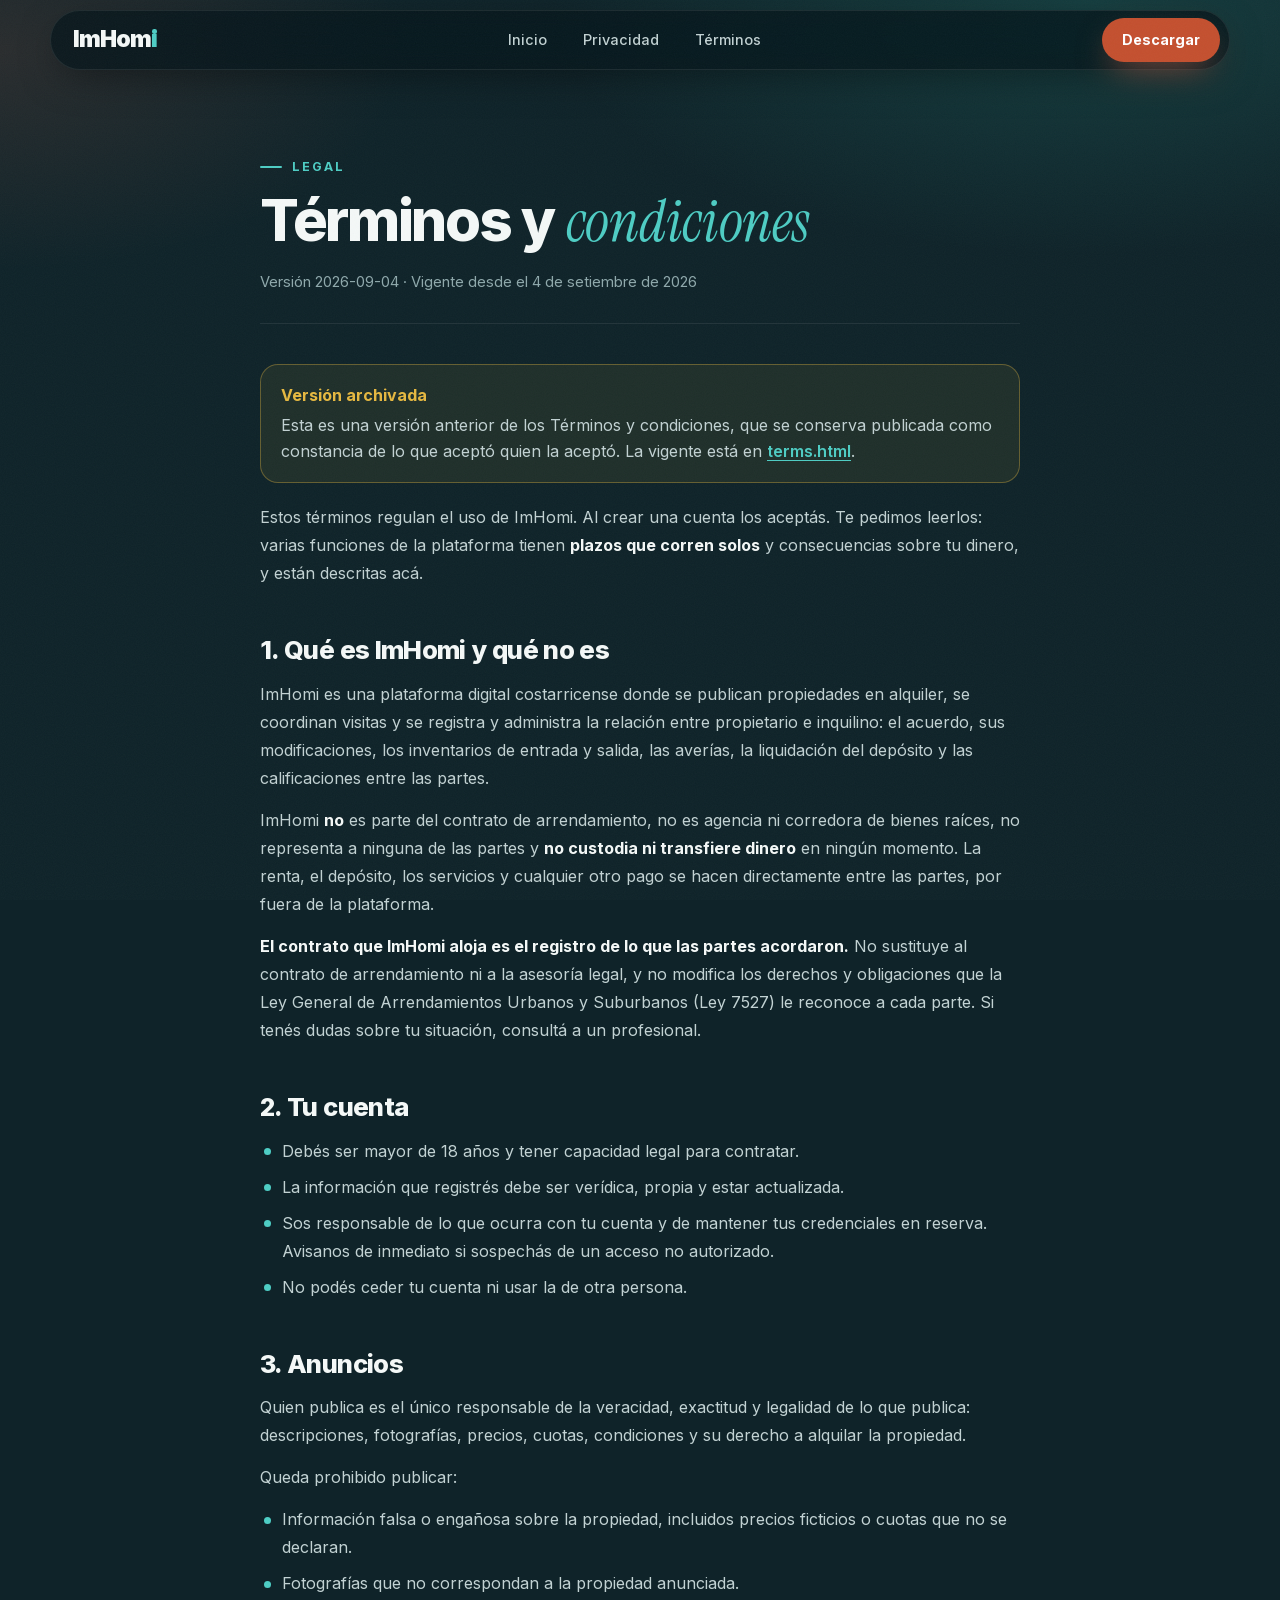
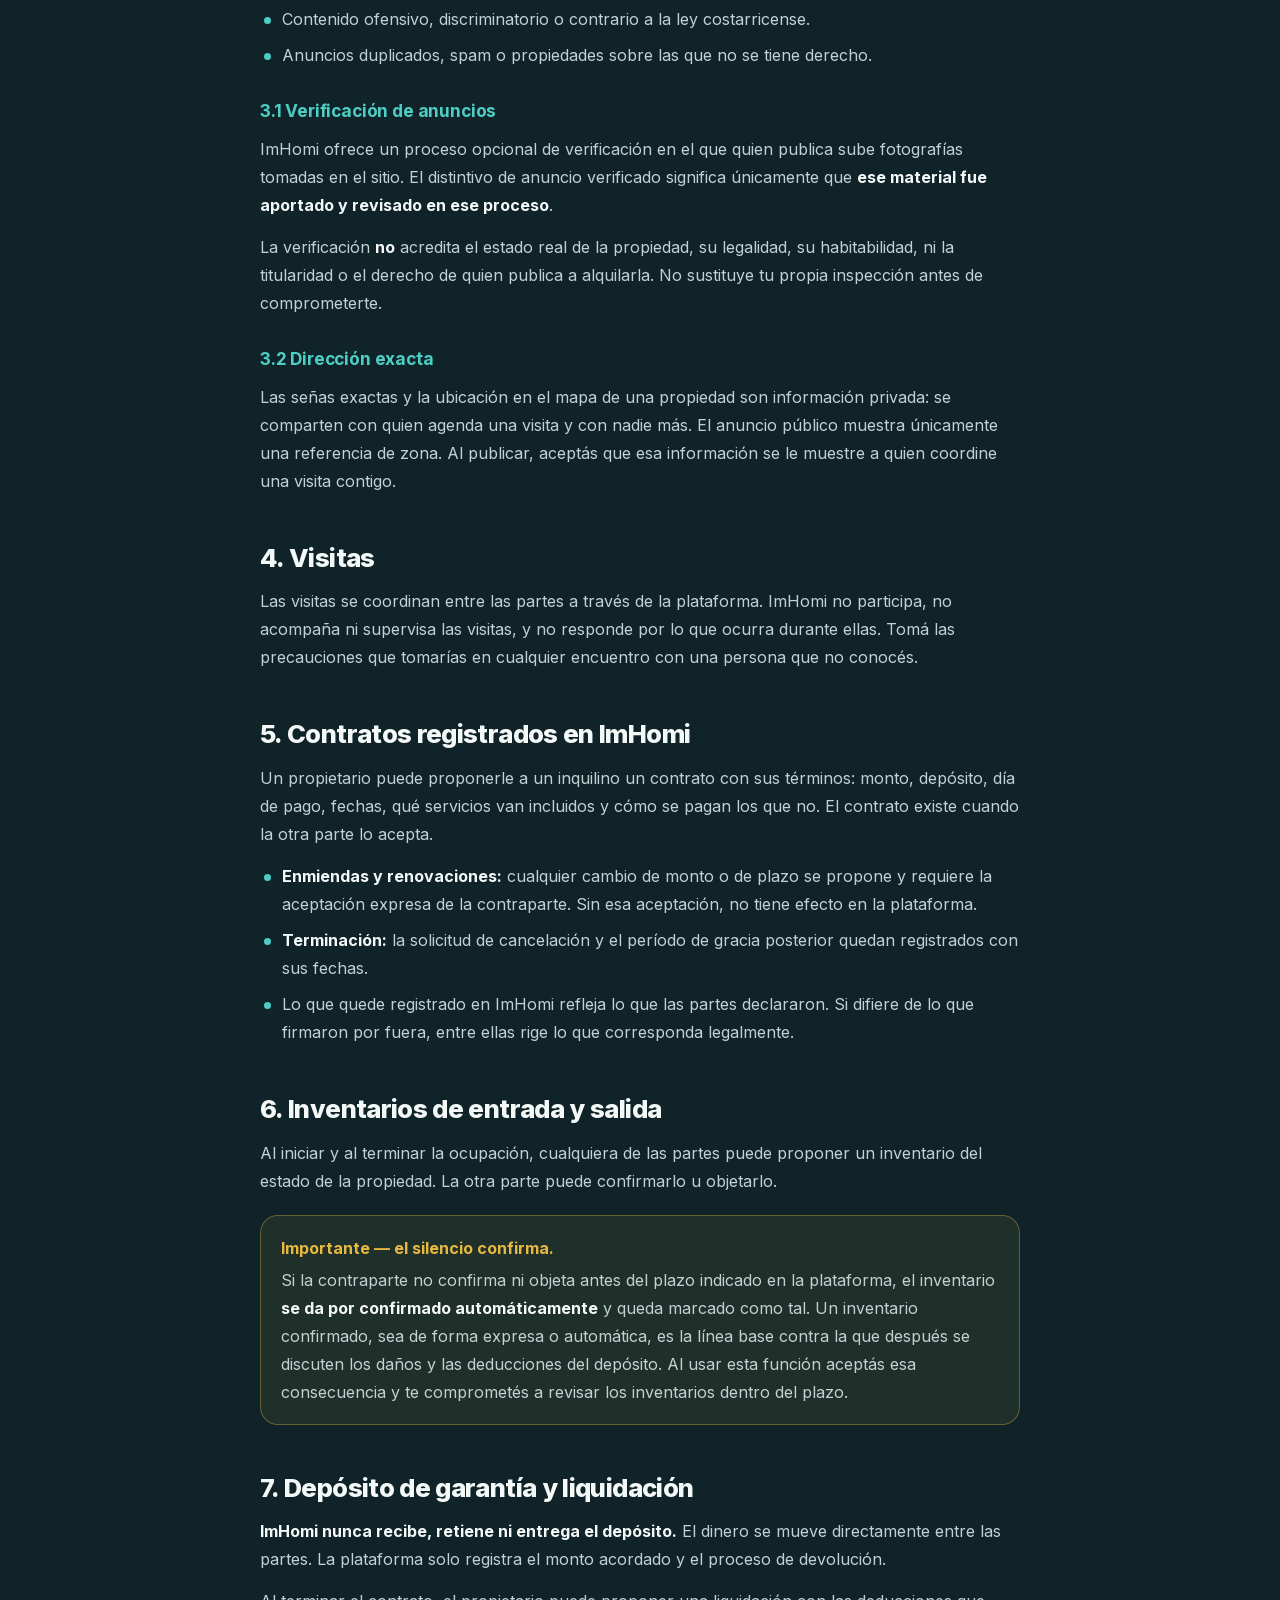
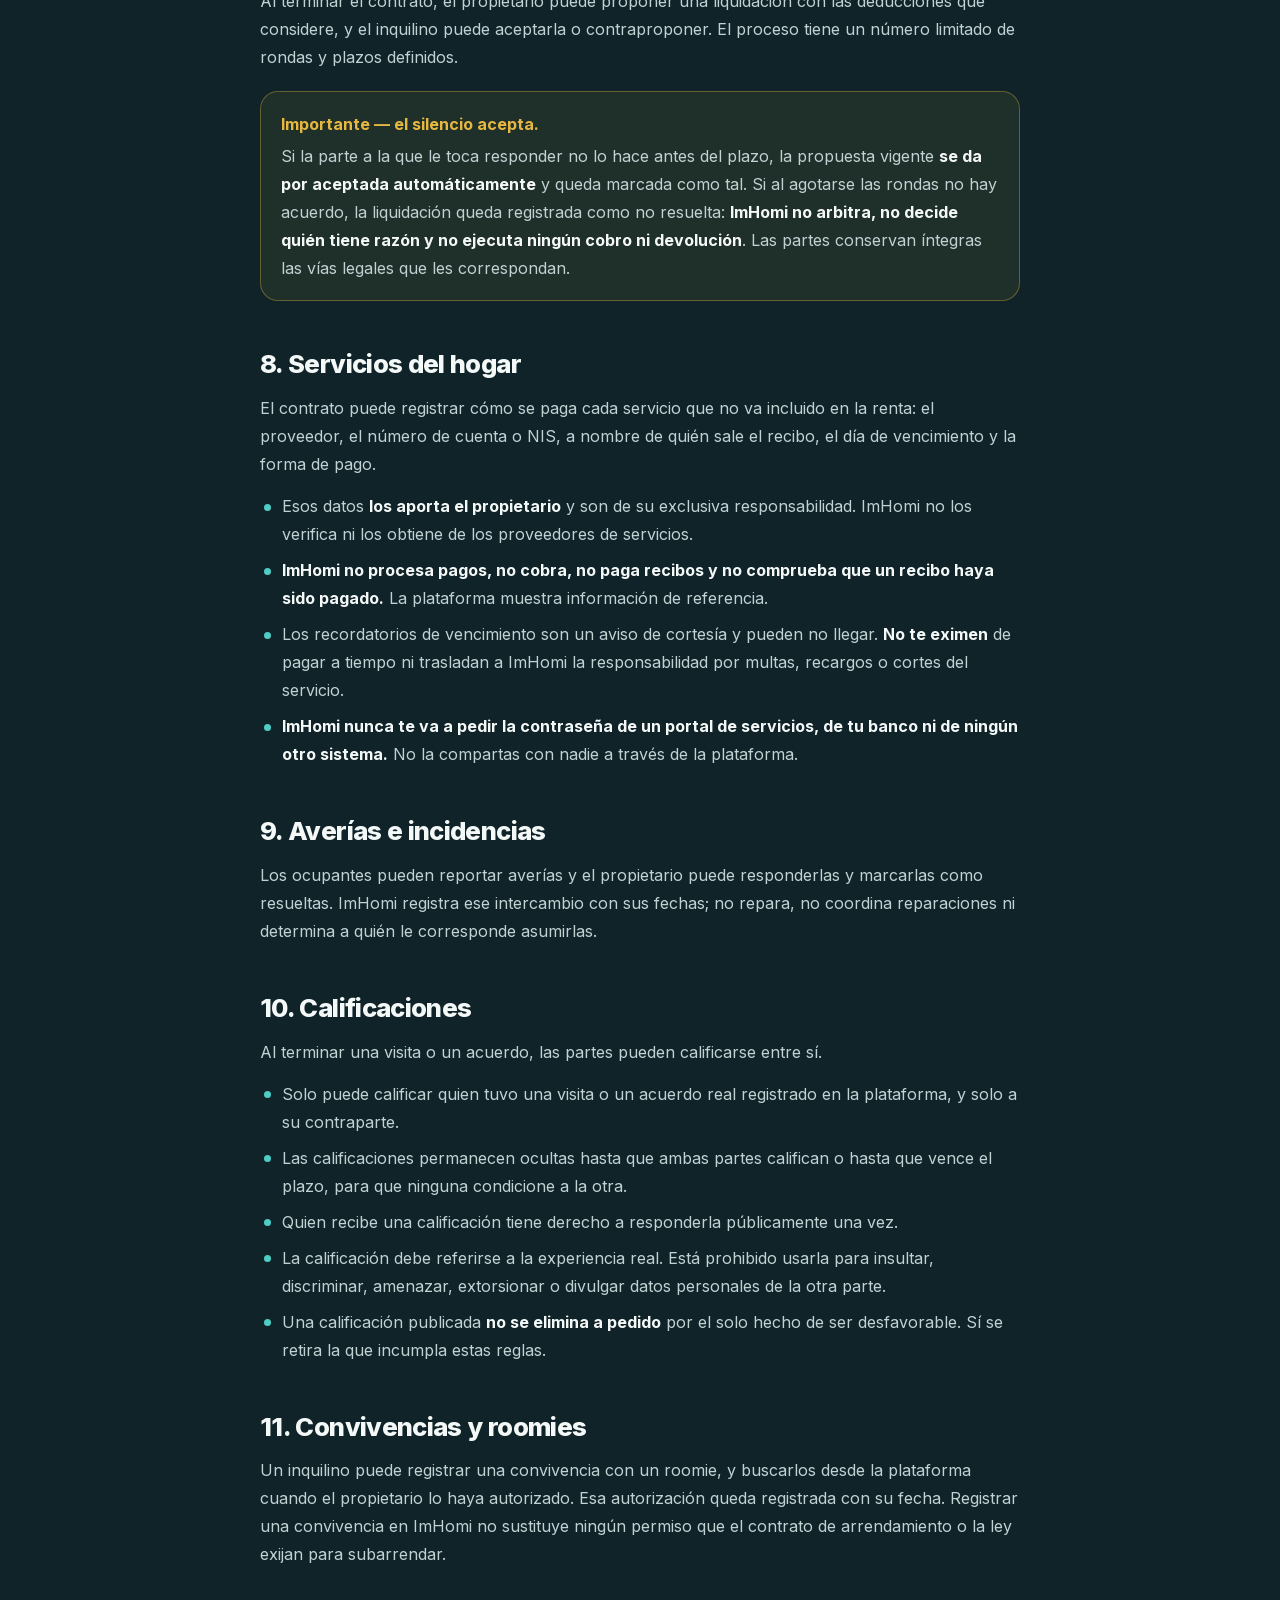
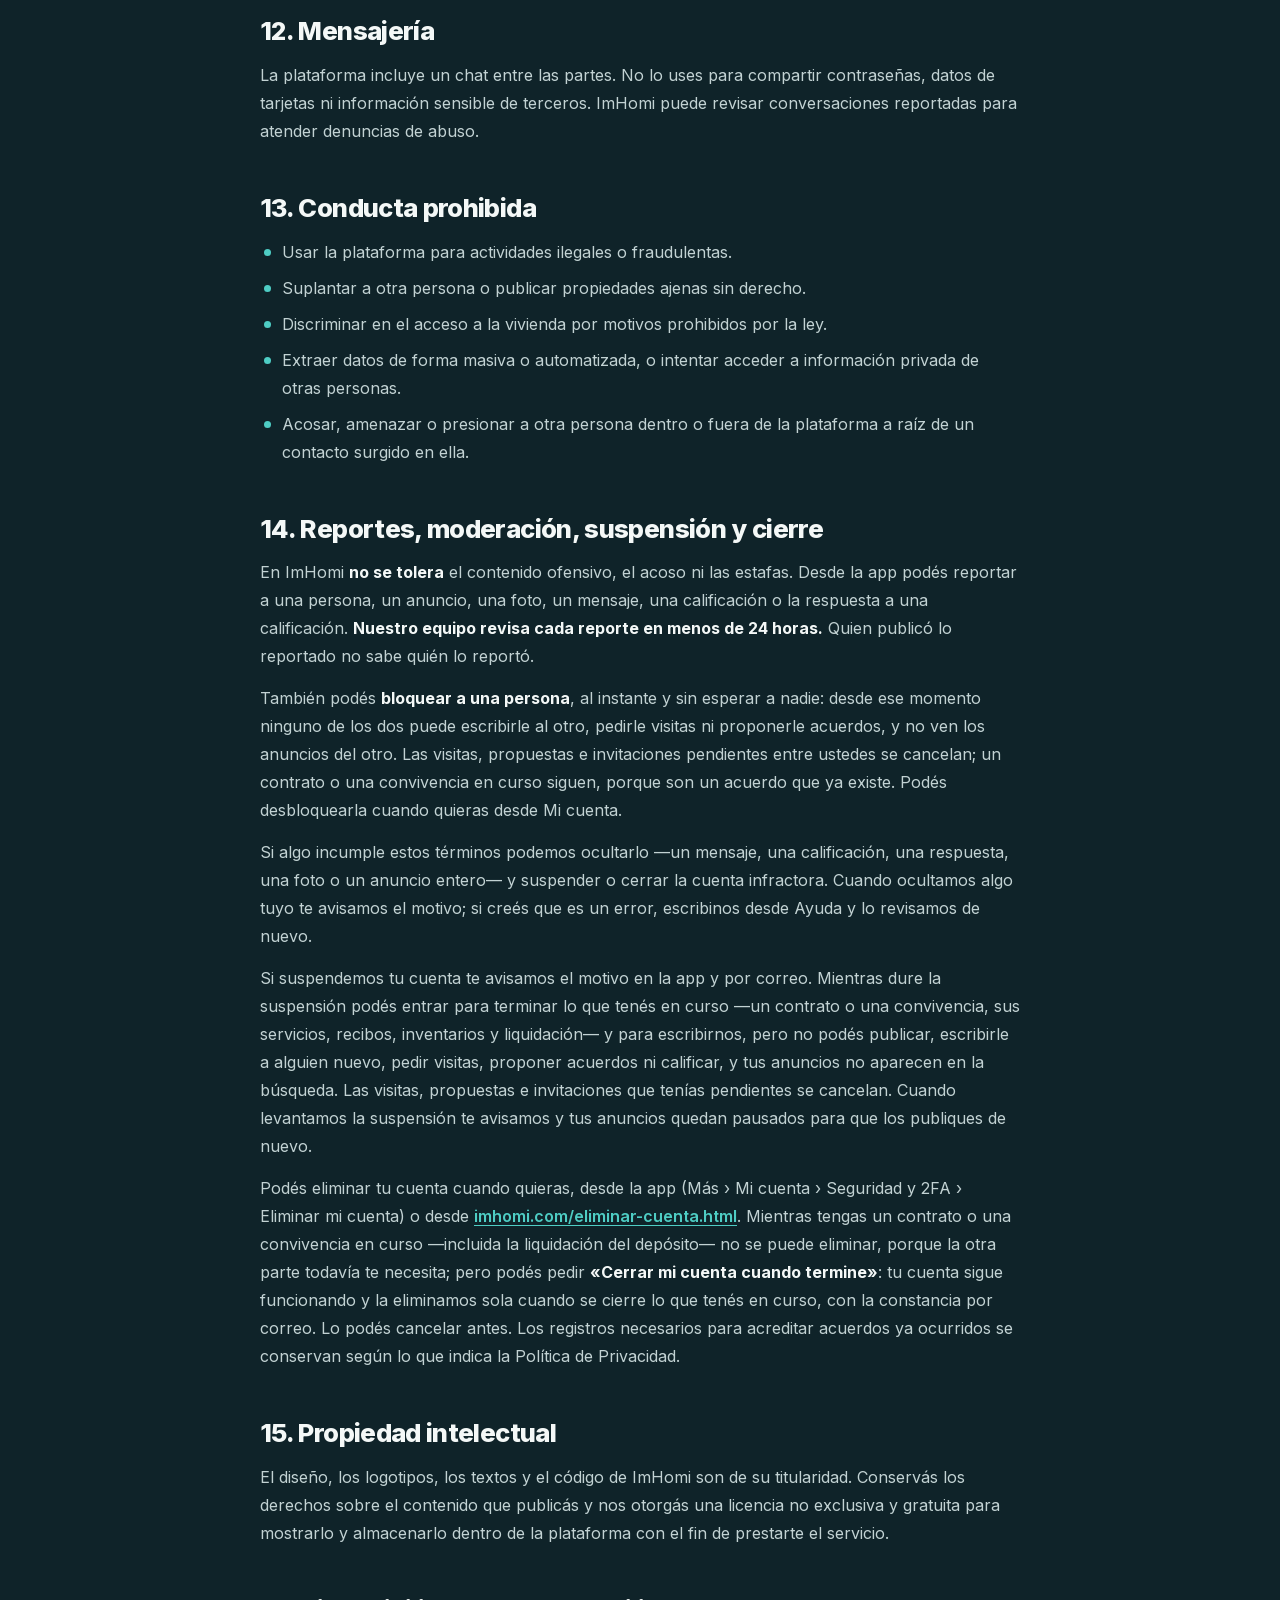
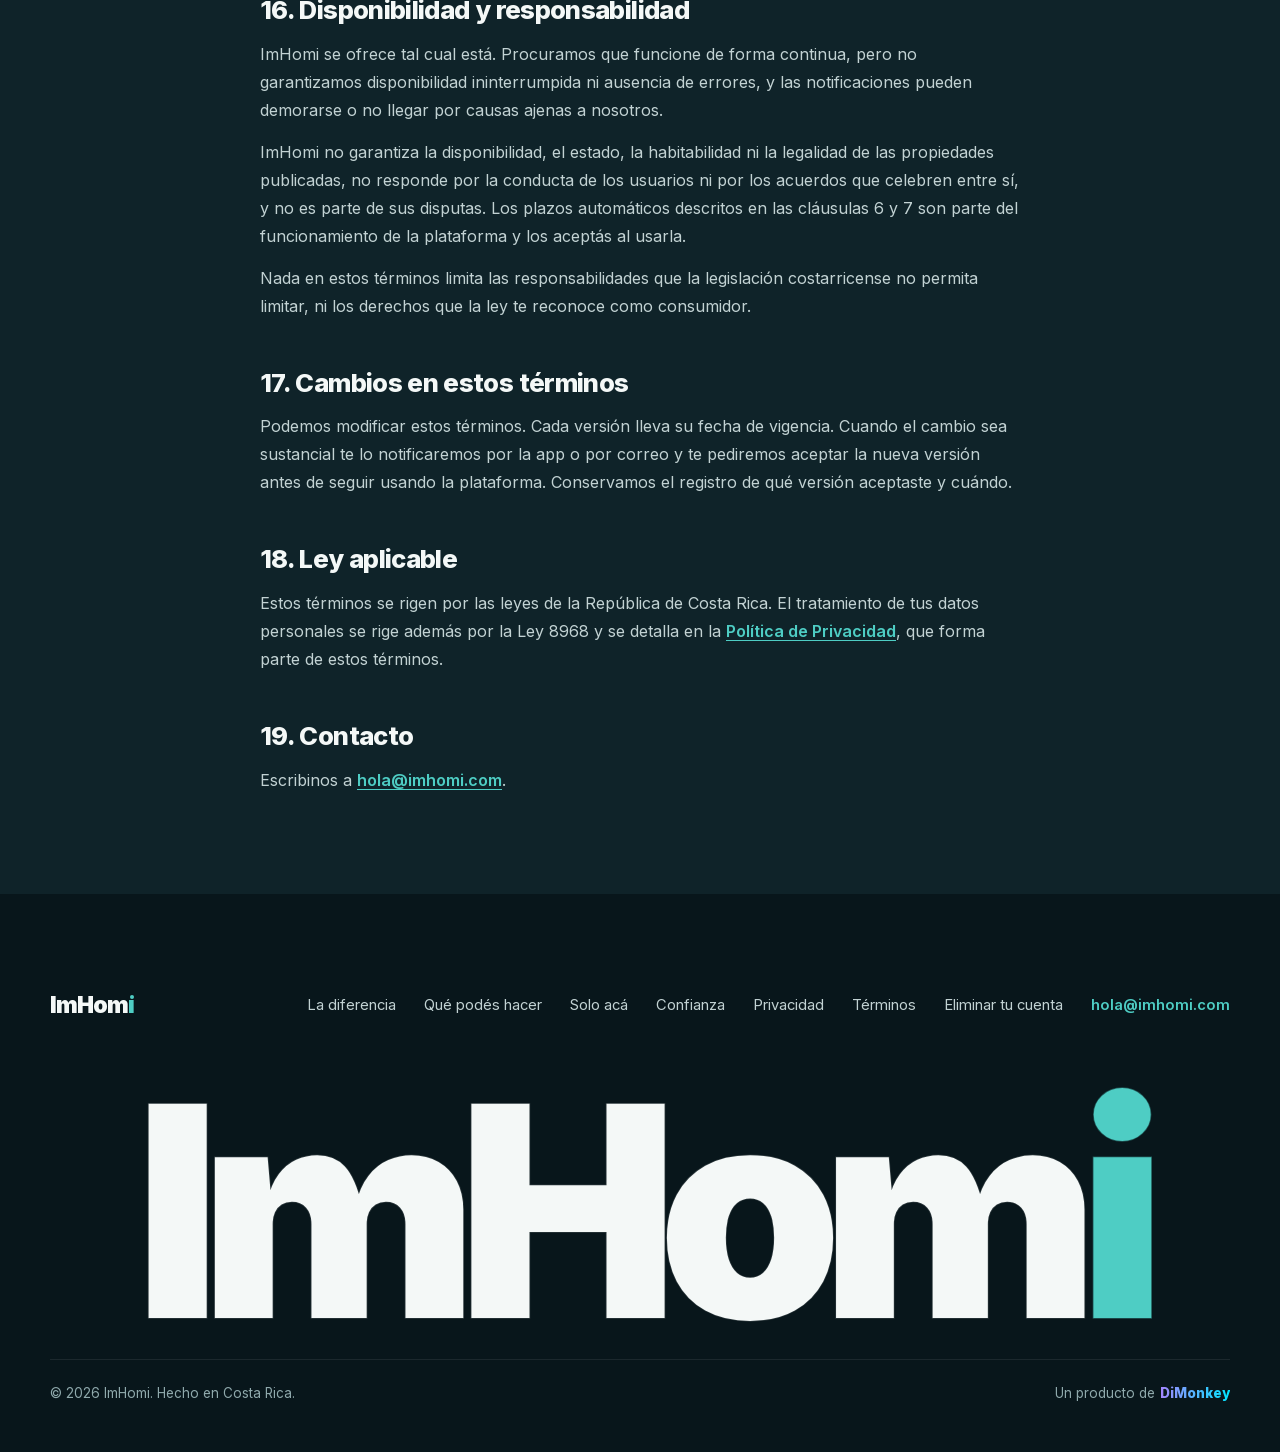
<file: terms-2026-09-04.html>
<!DOCTYPE html>
<html lang="es">
<head>
  <meta charset="UTF-8">
  <meta name="robots" content="noindex">
  <meta name="viewport" content="width=device-width, initial-scale=1.0">
  <title>Términos y Condiciones (versión 2026-09-04, archivada) — ImHomi</title>
  <meta name="description" content="Términos y condiciones de uso de ImHomi, la app para buscar alquileres en Costa Rica.">
  <link rel="icon" href="/favicon.ico" sizes="32x32">
  <link rel="icon" href="/favicon.svg" type="image/svg+xml">
  <link rel="icon" href="/favicon-96.png" type="image/png" sizes="96x96">
  <link rel="apple-touch-icon" href="/apple-touch-icon.png">
  <link rel="manifest" href="/site.webmanifest">
  <link rel="canonical" href="https://www.imhomi.com/terms.html">
  <meta name="theme-color" content="#0F2329">
  <!-- Las tipografías se sirven desde el sitio (css/fonts.css): ninguna visita le manda la IP a otro. -->
  <link rel="preload" href="assets/fonts/inter-latin.woff2" as="font" type="font/woff2" crossorigin>
  <link rel="stylesheet" href="css/fonts.css">
  <link rel="stylesheet" href="css/site.css">
</head>
<body class="legal-page">

  <a class="skip" href="#main">Saltar al contenido</a>

  <header class="hdr hdr--solid" id="hdr">
    <a href="./" class="logo" aria-label="ImHomi, inicio">ImHom<span class="idot">ı</span></a>
    <nav class="nav" id="nav" aria-label="Secciones">
      <span class="nav-ind" aria-hidden="true"></span>
      <a href="./">Inicio</a>
      <a href="privacy.html">Privacidad</a>
      <a href="terms.html">Términos</a>
    </nav>
    <a href="./#descargar" class="btn btn--coral btn--sm">Descargar</a>
  </header>

  <main id="main" class="legal">
    <div class="legal-in">
    <span class="eyebrow">Legal</span>
    <h1>Términos y <span class="serif">condiciones</span></h1>
    <p class="date">Versión 2026-09-04 &middot; Vigente desde el 4 de setiembre de 2026</p>
    <div class="notice" role="note"><strong>Versión archivada</strong> Esta es una versión anterior de los Términos y condiciones, que se conserva publicada como constancia de lo que aceptó quien la aceptó. La vigente está en <a href="terms.html">terms.html</a>.</div>

    <p>Estos términos regulan el uso de ImHomi. Al crear una cuenta los aceptás. Te pedimos leerlos: varias funciones de la plataforma tienen <strong>plazos que corren solos</strong> y consecuencias sobre tu dinero, y están descritas acá.</p>

    <h2>1. Qué es ImHomi y qué no es</h2>
    <p>ImHomi es una plataforma digital costarricense donde se publican propiedades en alquiler, se coordinan visitas y se registra y administra la relación entre propietario e inquilino: el acuerdo, sus modificaciones, los inventarios de entrada y salida, las averías, la liquidación del depósito y las calificaciones entre las partes.</p>
    <p>ImHomi <strong>no</strong> es parte del contrato de arrendamiento, no es agencia ni corredora de bienes raíces, no representa a ninguna de las partes y <strong>no custodia ni transfiere dinero</strong> en ningún momento. La renta, el depósito, los servicios y cualquier otro pago se hacen directamente entre las partes, por fuera de la plataforma.</p>
    <p><strong>El contrato que ImHomi aloja es el registro de lo que las partes acordaron.</strong> No sustituye al contrato de arrendamiento ni a la asesoría legal, y no modifica los derechos y obligaciones que la Ley General de Arrendamientos Urbanos y Suburbanos (Ley 7527) le reconoce a cada parte. Si tenés dudas sobre tu situación, consultá a un profesional.</p>

    <h2>2. Tu cuenta</h2>
    <ul>
      <li>Debés ser mayor de 18 años y tener capacidad legal para contratar.</li>
      <li>La información que registrés debe ser verídica, propia y estar actualizada.</li>
      <li>Sos responsable de lo que ocurra con tu cuenta y de mantener tus credenciales en reserva. Avisanos de inmediato si sospechás de un acceso no autorizado.</li>
      <li>No podés ceder tu cuenta ni usar la de otra persona.</li>
    </ul>

    <h2>3. Anuncios</h2>
    <p>Quien publica es el único responsable de la veracidad, exactitud y legalidad de lo que publica: descripciones, fotografías, precios, cuotas, condiciones y su derecho a alquilar la propiedad.</p>
    <p>Queda prohibido publicar:</p>
    <ul>
      <li>Información falsa o engañosa sobre la propiedad, incluidos precios ficticios o cuotas que no se declaran.</li>
      <li>Fotografías que no correspondan a la propiedad anunciada.</li>
      <li>Contenido ofensivo, discriminatorio o contrario a la ley costarricense.</li>
      <li>Anuncios duplicados, spam o propiedades sobre las que no se tiene derecho.</li>
    </ul>

    <h3>3.1 Verificación de anuncios</h3>
    <p>ImHomi ofrece un proceso opcional de verificación en el que quien publica sube fotografías tomadas en el sitio. El distintivo de anuncio verificado significa únicamente que <strong>ese material fue aportado y revisado en ese proceso</strong>.</p>
    <p>La verificación <strong>no</strong> acredita el estado real de la propiedad, su legalidad, su habitabilidad, ni la titularidad o el derecho de quien publica a alquilarla. No sustituye tu propia inspección antes de comprometerte.</p>

    <h3>3.2 Dirección exacta</h3>
    <p>Las señas exactas y la ubicación en el mapa de una propiedad son información privada: se comparten con quien agenda una visita y con nadie más. El anuncio público muestra únicamente una referencia de zona. Al publicar, aceptás que esa información se le muestre a quien coordine una visita contigo.</p>

    <h2>4. Visitas</h2>
    <p>Las visitas se coordinan entre las partes a través de la plataforma. ImHomi no participa, no acompaña ni supervisa las visitas, y no responde por lo que ocurra durante ellas. Tomá las precauciones que tomarías en cualquier encuentro con una persona que no conocés.</p>

    <h2>5. Contratos registrados en ImHomi</h2>
    <p>Un propietario puede proponerle a un inquilino un contrato con sus términos: monto, depósito, día de pago, fechas, qué servicios van incluidos y cómo se pagan los que no. El contrato existe cuando la otra parte lo acepta.</p>
    <ul>
      <li><strong>Enmiendas y renovaciones:</strong> cualquier cambio de monto o de plazo se propone y requiere la aceptación expresa de la contraparte. Sin esa aceptación, no tiene efecto en la plataforma.</li>
      <li><strong>Terminación:</strong> la solicitud de cancelación y el período de gracia posterior quedan registrados con sus fechas.</li>
      <li>Lo que quede registrado en ImHomi refleja lo que las partes declararon. Si difiere de lo que firmaron por fuera, entre ellas rige lo que corresponda legalmente.</li>
    </ul>

    <h2>6. Inventarios de entrada y salida</h2>
    <p>Al iniciar y al terminar la ocupación, cualquiera de las partes puede proponer un inventario del estado de la propiedad. La otra parte puede confirmarlo u objetarlo.</p>
    <p class="notice"><strong>Importante — el silencio confirma.</strong> Si la contraparte no confirma ni objeta antes del plazo indicado en la plataforma, el inventario <strong>se da por confirmado automáticamente</strong> y queda marcado como tal. Un inventario confirmado, sea de forma expresa o automática, es la línea base contra la que después se discuten los daños y las deducciones del depósito. Al usar esta función aceptás esa consecuencia y te comprometés a revisar los inventarios dentro del plazo.</p>

    <h2>7. Depósito de garantía y liquidación</h2>
    <p><strong>ImHomi nunca recibe, retiene ni entrega el depósito.</strong> El dinero se mueve directamente entre las partes. La plataforma solo registra el monto acordado y el proceso de devolución.</p>
    <p>Al terminar el contrato, el propietario puede proponer una liquidación con las deducciones que considere, y el inquilino puede aceptarla o contraproponer. El proceso tiene un número limitado de rondas y plazos definidos.</p>
    <p class="notice"><strong>Importante — el silencio acepta.</strong> Si la parte a la que le toca responder no lo hace antes del plazo, la propuesta vigente <strong>se da por aceptada automáticamente</strong> y queda marcada como tal. Si al agotarse las rondas no hay acuerdo, la liquidación queda registrada como no resuelta: <strong>ImHomi no arbitra, no decide quién tiene razón y no ejecuta ningún cobro ni devolución</strong>. Las partes conservan íntegras las vías legales que les correspondan.</p>

    <h2>8. Servicios del hogar</h2>
    <p>El contrato puede registrar cómo se paga cada servicio que no va incluido en la renta: el proveedor, el número de cuenta o NIS, a nombre de quién sale el recibo, el día de vencimiento y la forma de pago.</p>
    <ul>
      <li>Esos datos <strong>los aporta el propietario</strong> y son de su exclusiva responsabilidad. ImHomi no los verifica ni los obtiene de los proveedores de servicios.</li>
      <li><strong>ImHomi no procesa pagos, no cobra, no paga recibos y no comprueba que un recibo haya sido pagado.</strong> La plataforma muestra información de referencia.</li>
      <li>Los recordatorios de vencimiento son un aviso de cortesía y pueden no llegar. <strong>No te eximen</strong> de pagar a tiempo ni trasladan a ImHomi la responsabilidad por multas, recargos o cortes del servicio.</li>
      <li><strong>ImHomi nunca te va a pedir la contraseña de un portal de servicios, de tu banco ni de ningún otro sistema.</strong> No la compartas con nadie a través de la plataforma.</li>
    </ul>

    <h2>9. Averías e incidencias</h2>
    <p>Los ocupantes pueden reportar averías y el propietario puede responderlas y marcarlas como resueltas. ImHomi registra ese intercambio con sus fechas; no repara, no coordina reparaciones ni determina a quién le corresponde asumirlas.</p>

    <h2>10. Calificaciones</h2>
    <p>Al terminar una visita o un acuerdo, las partes pueden calificarse entre sí.</p>
    <ul>
      <li>Solo puede calificar quien tuvo una visita o un acuerdo real registrado en la plataforma, y solo a su contraparte.</li>
      <li>Las calificaciones permanecen ocultas hasta que ambas partes califican o hasta que vence el plazo, para que ninguna condicione a la otra.</li>
      <li>Quien recibe una calificación tiene derecho a responderla públicamente una vez.</li>
      <li>La calificación debe referirse a la experiencia real. Está prohibido usarla para insultar, discriminar, amenazar, extorsionar o divulgar datos personales de la otra parte.</li>
      <li>Una calificación publicada <strong>no se elimina a pedido</strong> por el solo hecho de ser desfavorable. Sí se retira la que incumpla estas reglas.</li>
    </ul>

    <h2>11. Convivencias y roomies</h2>
    <p>Un inquilino puede registrar una convivencia con un roomie, y buscarlos desde la plataforma cuando el propietario lo haya autorizado. Esa autorización queda registrada con su fecha. Registrar una convivencia en ImHomi no sustituye ningún permiso que el contrato de arrendamiento o la ley exijan para subarrendar.</p>

    <h2>12. Mensajería</h2>
    <p>La plataforma incluye un chat entre las partes. No lo uses para compartir contraseñas, datos de tarjetas ni información sensible de terceros. ImHomi puede revisar conversaciones reportadas para atender denuncias de abuso.</p>

    <h2>13. Conducta prohibida</h2>
    <ul>
      <li>Usar la plataforma para actividades ilegales o fraudulentas.</li>
      <li>Suplantar a otra persona o publicar propiedades ajenas sin derecho.</li>
      <li>Discriminar en el acceso a la vivienda por motivos prohibidos por la ley.</li>
      <li>Extraer datos de forma masiva o automatizada, o intentar acceder a información privada de otras personas.</li>
      <li>Acosar, amenazar o presionar a otra persona dentro o fuera de la plataforma a raíz de un contacto surgido en ella.</li>
    </ul>

    <h2>14. Reportes, moderación, suspensión y cierre</h2>
    <p>En ImHomi <strong>no se tolera</strong> el contenido ofensivo, el acoso ni las estafas. Desde la app podés reportar a una persona, un anuncio, una foto, un mensaje, una calificación o la respuesta a una calificación. <strong>Nuestro equipo revisa cada reporte en menos de 24 horas.</strong> Quien publicó lo reportado no sabe quién lo reportó.</p>
    <p>También podés <strong>bloquear a una persona</strong>, al instante y sin esperar a nadie: desde ese momento ninguno de los dos puede escribirle al otro, pedirle visitas ni proponerle acuerdos, y no ven los anuncios del otro. Las visitas, propuestas e invitaciones pendientes entre ustedes se cancelan; un contrato o una convivencia en curso siguen, porque son un acuerdo que ya existe. Podés desbloquearla cuando quieras desde Mi cuenta.</p>
    <p>Si algo incumple estos términos podemos ocultarlo —un mensaje, una calificación, una respuesta, una foto o un anuncio entero— y suspender o cerrar la cuenta infractora. Cuando ocultamos algo tuyo te avisamos el motivo; si creés que es un error, escribinos desde Ayuda y lo revisamos de nuevo.</p>
    <p>Si suspendemos tu cuenta te avisamos el motivo en la app y por correo. Mientras dure la suspensión podés entrar para terminar lo que tenés en curso —un contrato o una convivencia, sus servicios, recibos, inventarios y liquidación— y para escribirnos, pero no podés publicar, escribirle a alguien nuevo, pedir visitas, proponer acuerdos ni calificar, y tus anuncios no aparecen en la búsqueda. Las visitas, propuestas e invitaciones que tenías pendientes se cancelan. Cuando levantamos la suspensión te avisamos y tus anuncios quedan pausados para que los publiques de nuevo.</p>
    <p>Podés eliminar tu cuenta cuando quieras, desde la app (Más › Mi cuenta › Seguridad y 2FA › Eliminar mi cuenta) o desde <a href="eliminar-cuenta.html">imhomi.com/eliminar-cuenta.html</a>. Mientras tengas un contrato o una convivencia en curso —incluida la liquidación del depósito— no se puede eliminar, porque la otra parte todavía te necesita; pero podés pedir <strong>«Cerrar mi cuenta cuando termine»</strong>: tu cuenta sigue funcionando y la eliminamos sola cuando se cierre lo que tenés en curso, con la constancia por correo. Lo podés cancelar antes. Los registros necesarios para acreditar acuerdos ya ocurridos se conservan según lo que indica la Política de Privacidad.</p>

    <h2>15. Propiedad intelectual</h2>
    <p>El diseño, los logotipos, los textos y el código de ImHomi son de su titularidad. Conservás los derechos sobre el contenido que publicás y nos otorgás una licencia no exclusiva y gratuita para mostrarlo y almacenarlo dentro de la plataforma con el fin de prestarte el servicio.</p>

    <h2>16. Disponibilidad y responsabilidad</h2>
    <p>ImHomi se ofrece tal cual está. Procuramos que funcione de forma continua, pero no garantizamos disponibilidad ininterrumpida ni ausencia de errores, y las notificaciones pueden demorarse o no llegar por causas ajenas a nosotros.</p>
    <p>ImHomi no garantiza la disponibilidad, el estado, la habitabilidad ni la legalidad de las propiedades publicadas, no responde por la conducta de los usuarios ni por los acuerdos que celebren entre sí, y no es parte de sus disputas. Los plazos automáticos descritos en las cláusulas 6 y 7 son parte del funcionamiento de la plataforma y los aceptás al usarla.</p>
    <p>Nada en estos términos limita las responsabilidades que la legislación costarricense no permita limitar, ni los derechos que la ley te reconoce como consumidor.</p>

    <h2>17. Cambios en estos términos</h2>
    <p>Podemos modificar estos términos. Cada versión lleva su fecha de vigencia. Cuando el cambio sea sustancial te lo notificaremos por la app o por correo y te pediremos aceptar la nueva versión antes de seguir usando la plataforma. Conservamos el registro de qué versión aceptaste y cuándo.</p>

    <h2>18. Ley aplicable</h2>
    <p>Estos términos se rigen por las leyes de la República de Costa Rica. El tratamiento de tus datos personales se rige además por la Ley 8968 y se detalla en la <a href="privacy.html">Política de Privacidad</a>, que forma parte de estos términos.</p>

    <h2>19. Contacto</h2>
    <p>Escribinos a <a href="mailto:hola@imhomi.com">hola@imhomi.com</a>.</p>
    </div>
  </main>

  <footer class="foot">
    <div class="wrap">
      <div class="foot-top">
        <a href="./" class="logo" aria-label="ImHomi, inicio">ImHom<span class="idot">ı</span></a>
        <nav aria-label="Pie de página">
          <a href="./#diferencia">La diferencia</a><a href="./#capacidades">Qué podés hacer</a><a href="./#solo-aca">Solo acá</a><a href="./#confianza">Confianza</a><a href="privacy.html">Privacidad</a><a href="terms.html">Términos</a><a href="eliminar-cuenta.html">Eliminar tu cuenta</a><a href="mailto:hola@imhomi.com" class="mail-l">hola@imhomi.com</a>
        </nav>
      </div>
      <div class="giant giant--full" aria-hidden="true"><span class="g-out">ImHom<span>i</span></span><span class="g-fill">ImHom<span>i</span></span></div>
      <div class="foot-bot"><span>© 2026 ImHomi. Hecho en Costa Rica.</span><a href="https://www.dimonkey.com" target="_blank" rel="noopener">Un producto de <span class="dm">DiMonkey</span></a></div>
    </div>
  </footer>

  <script src="js/site.js"></script>
</body>
</html>
</file>
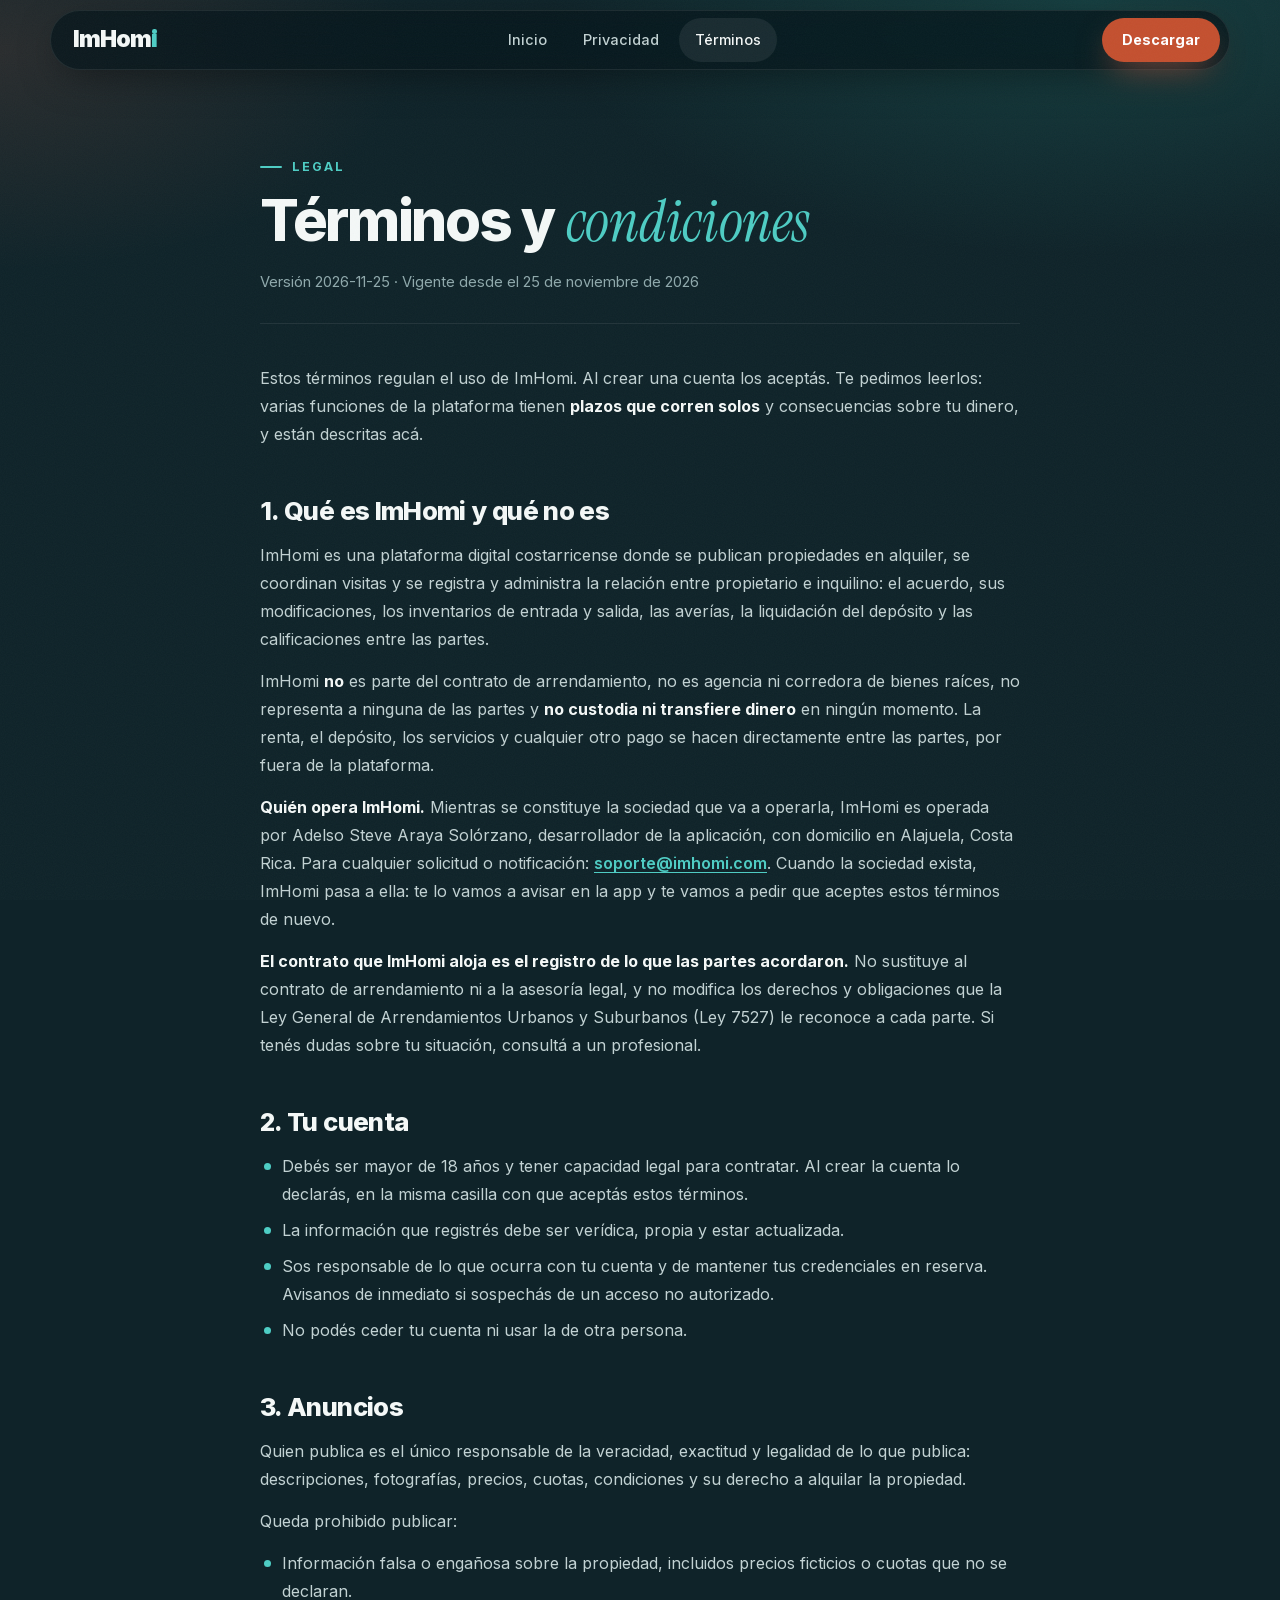
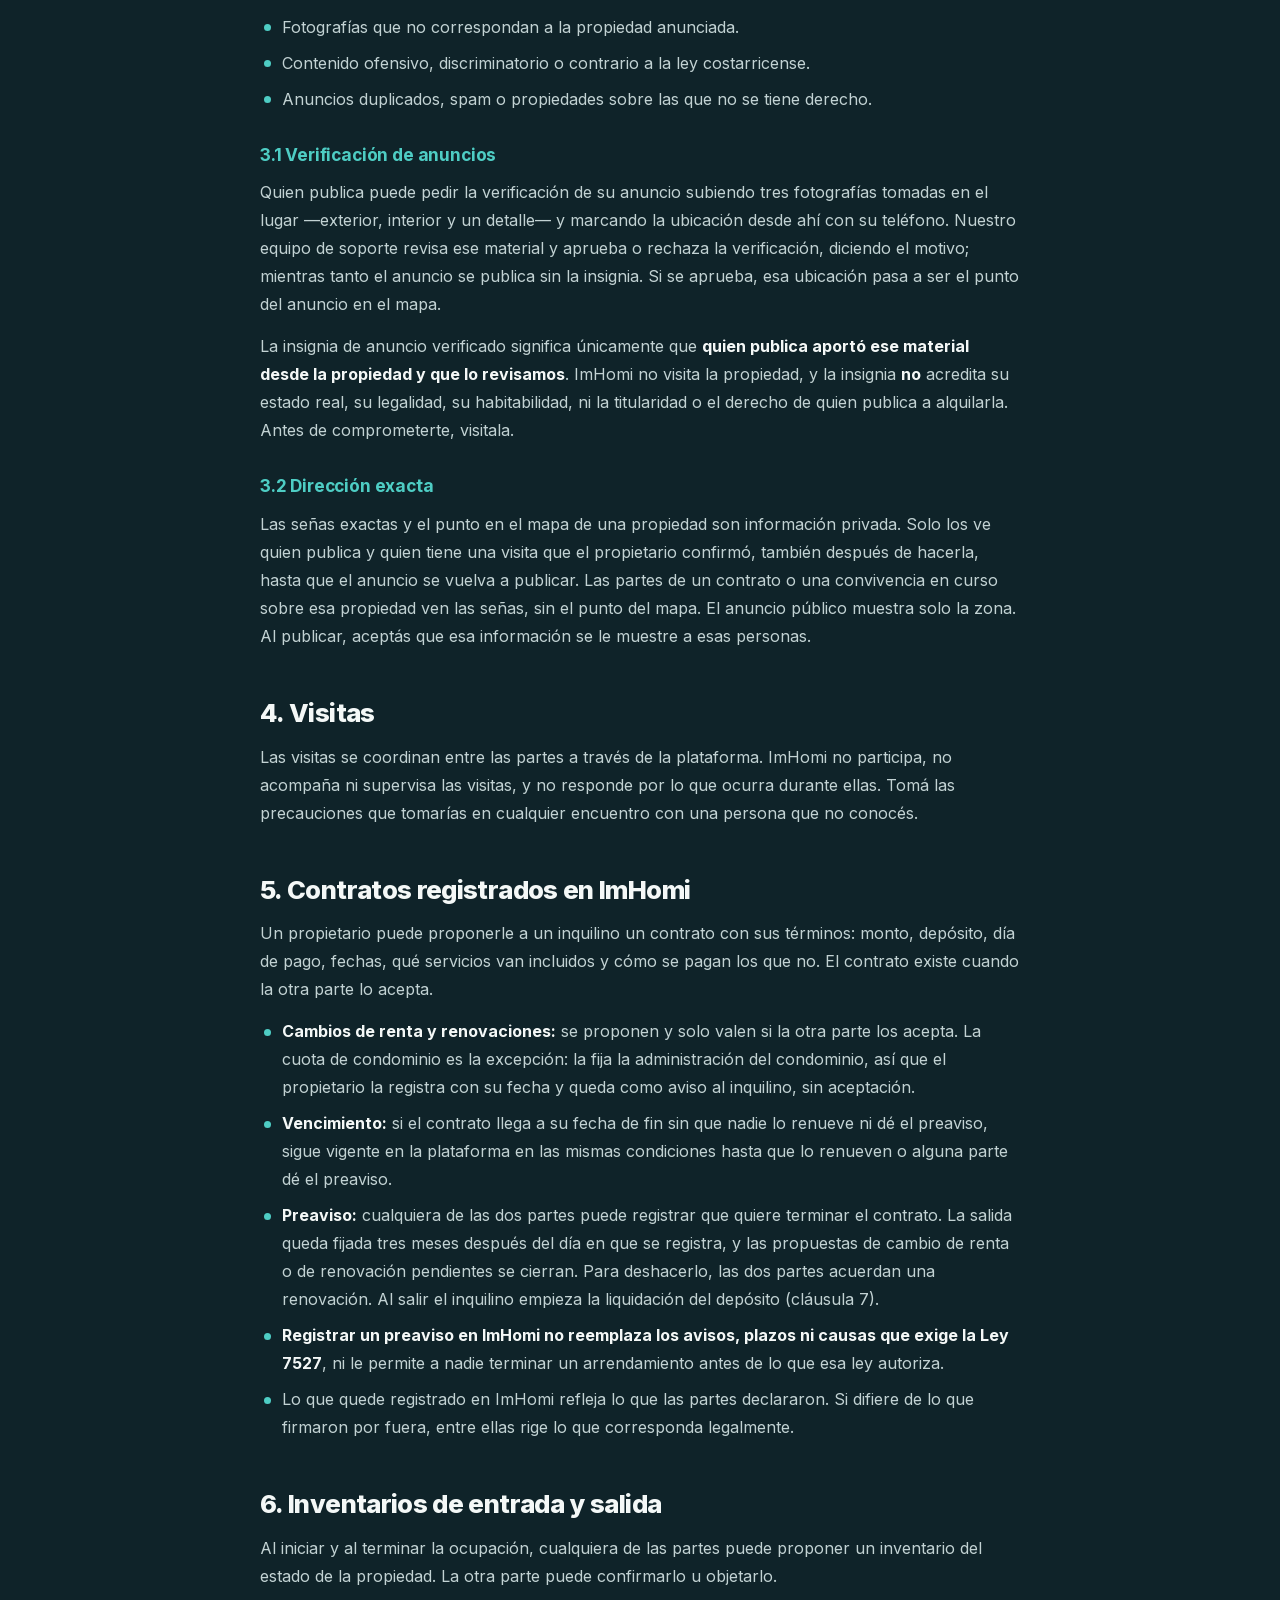
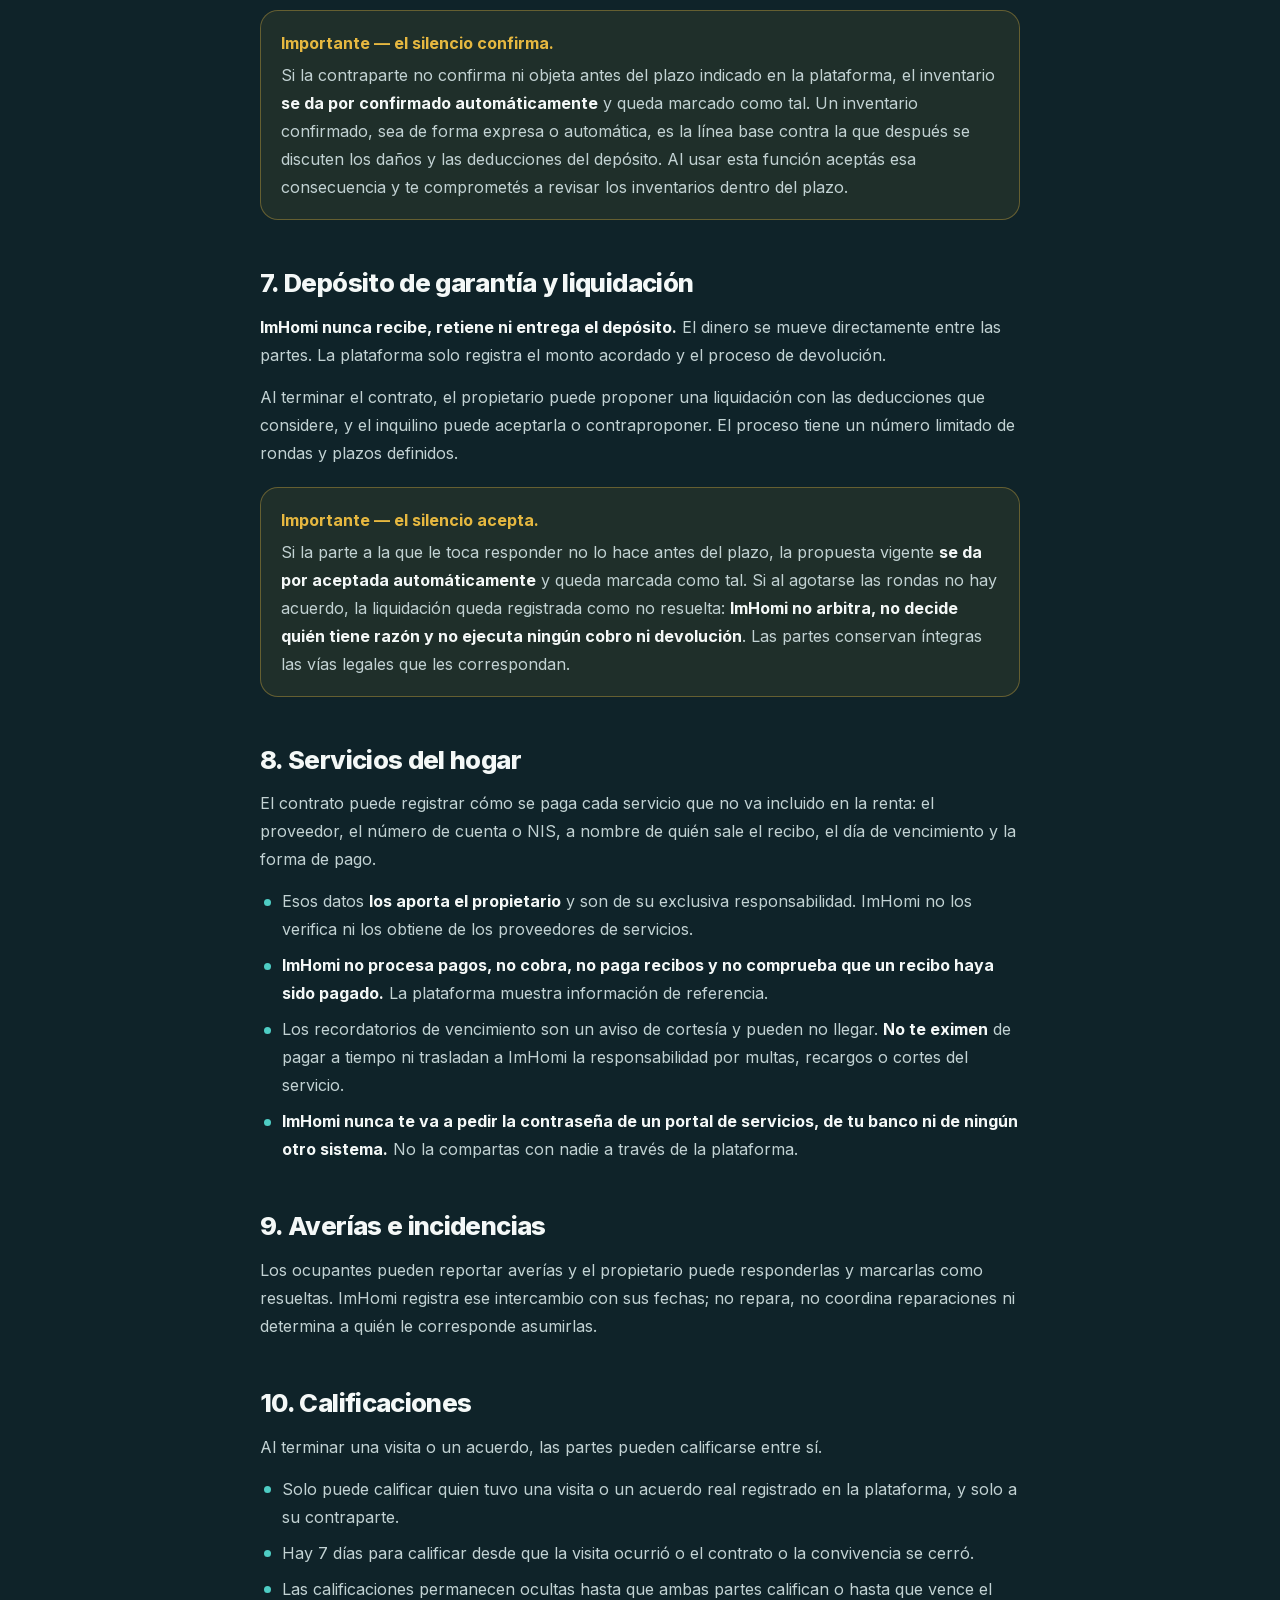
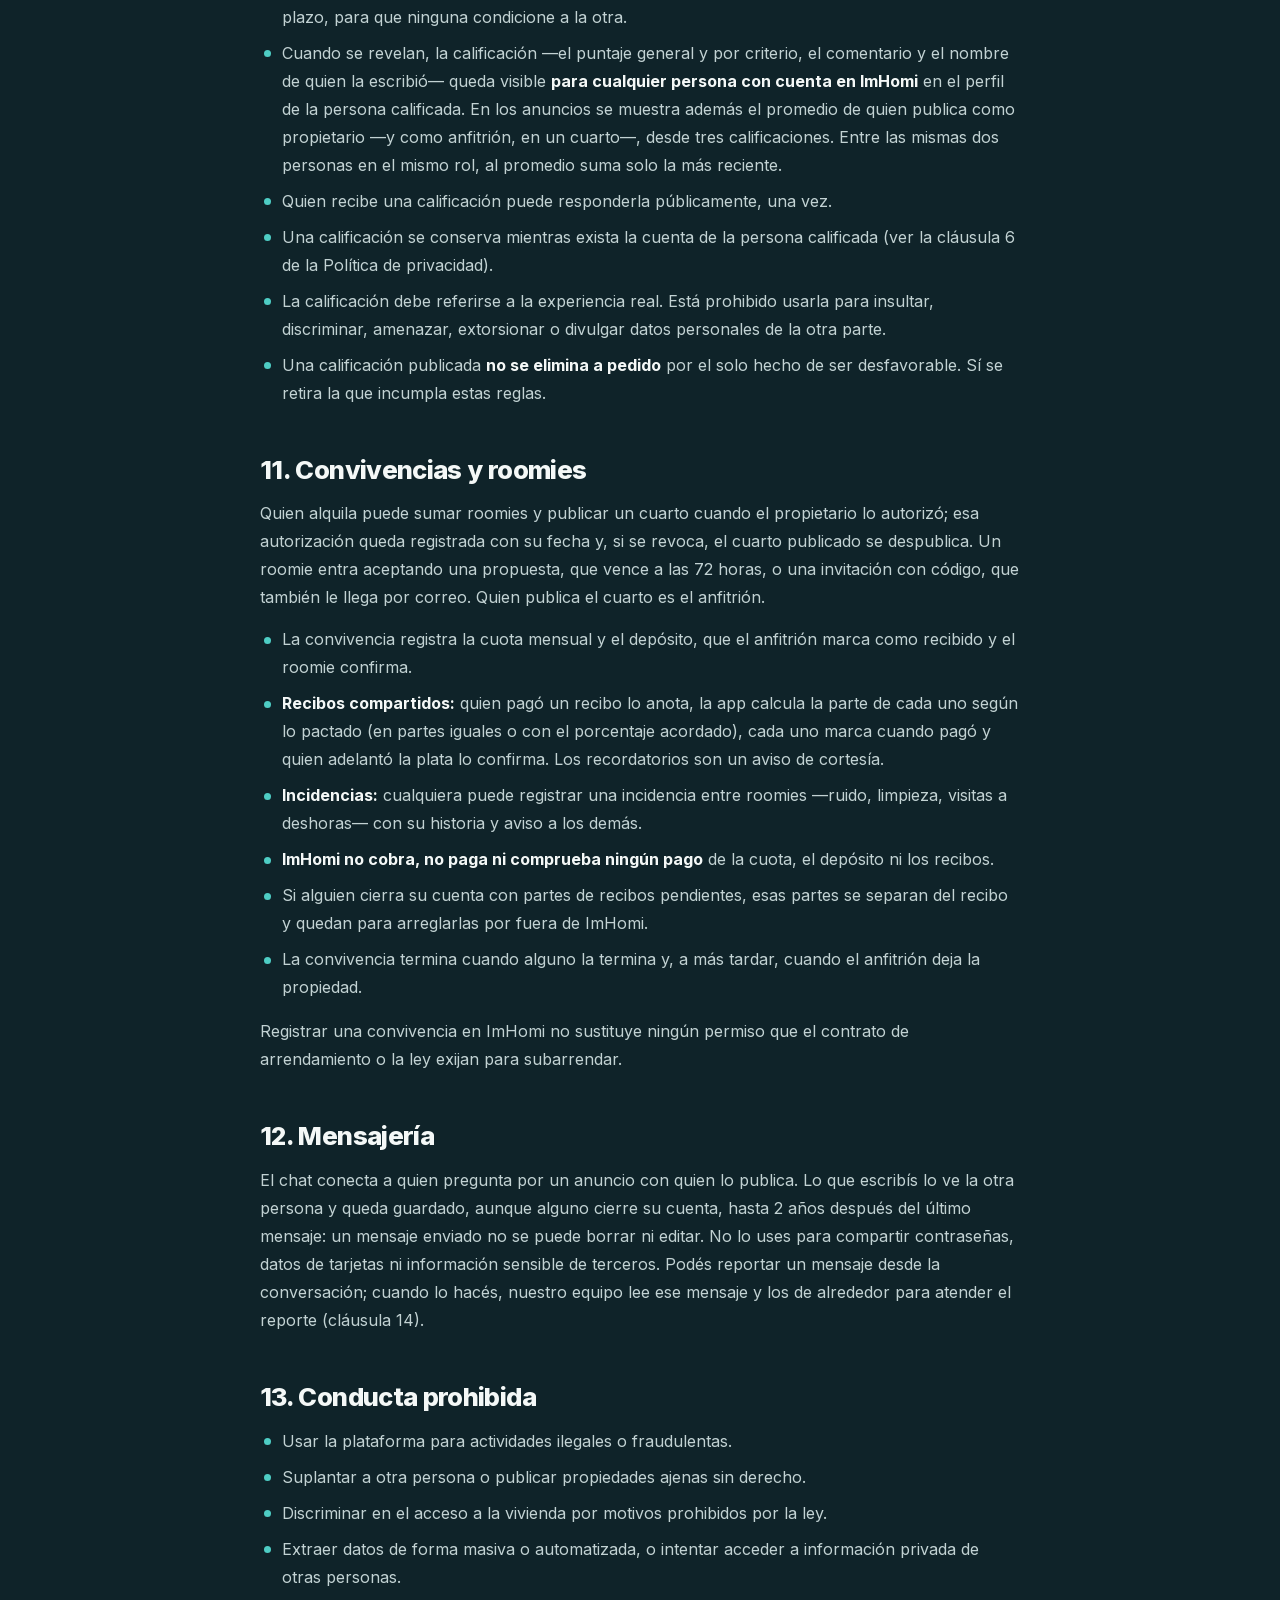
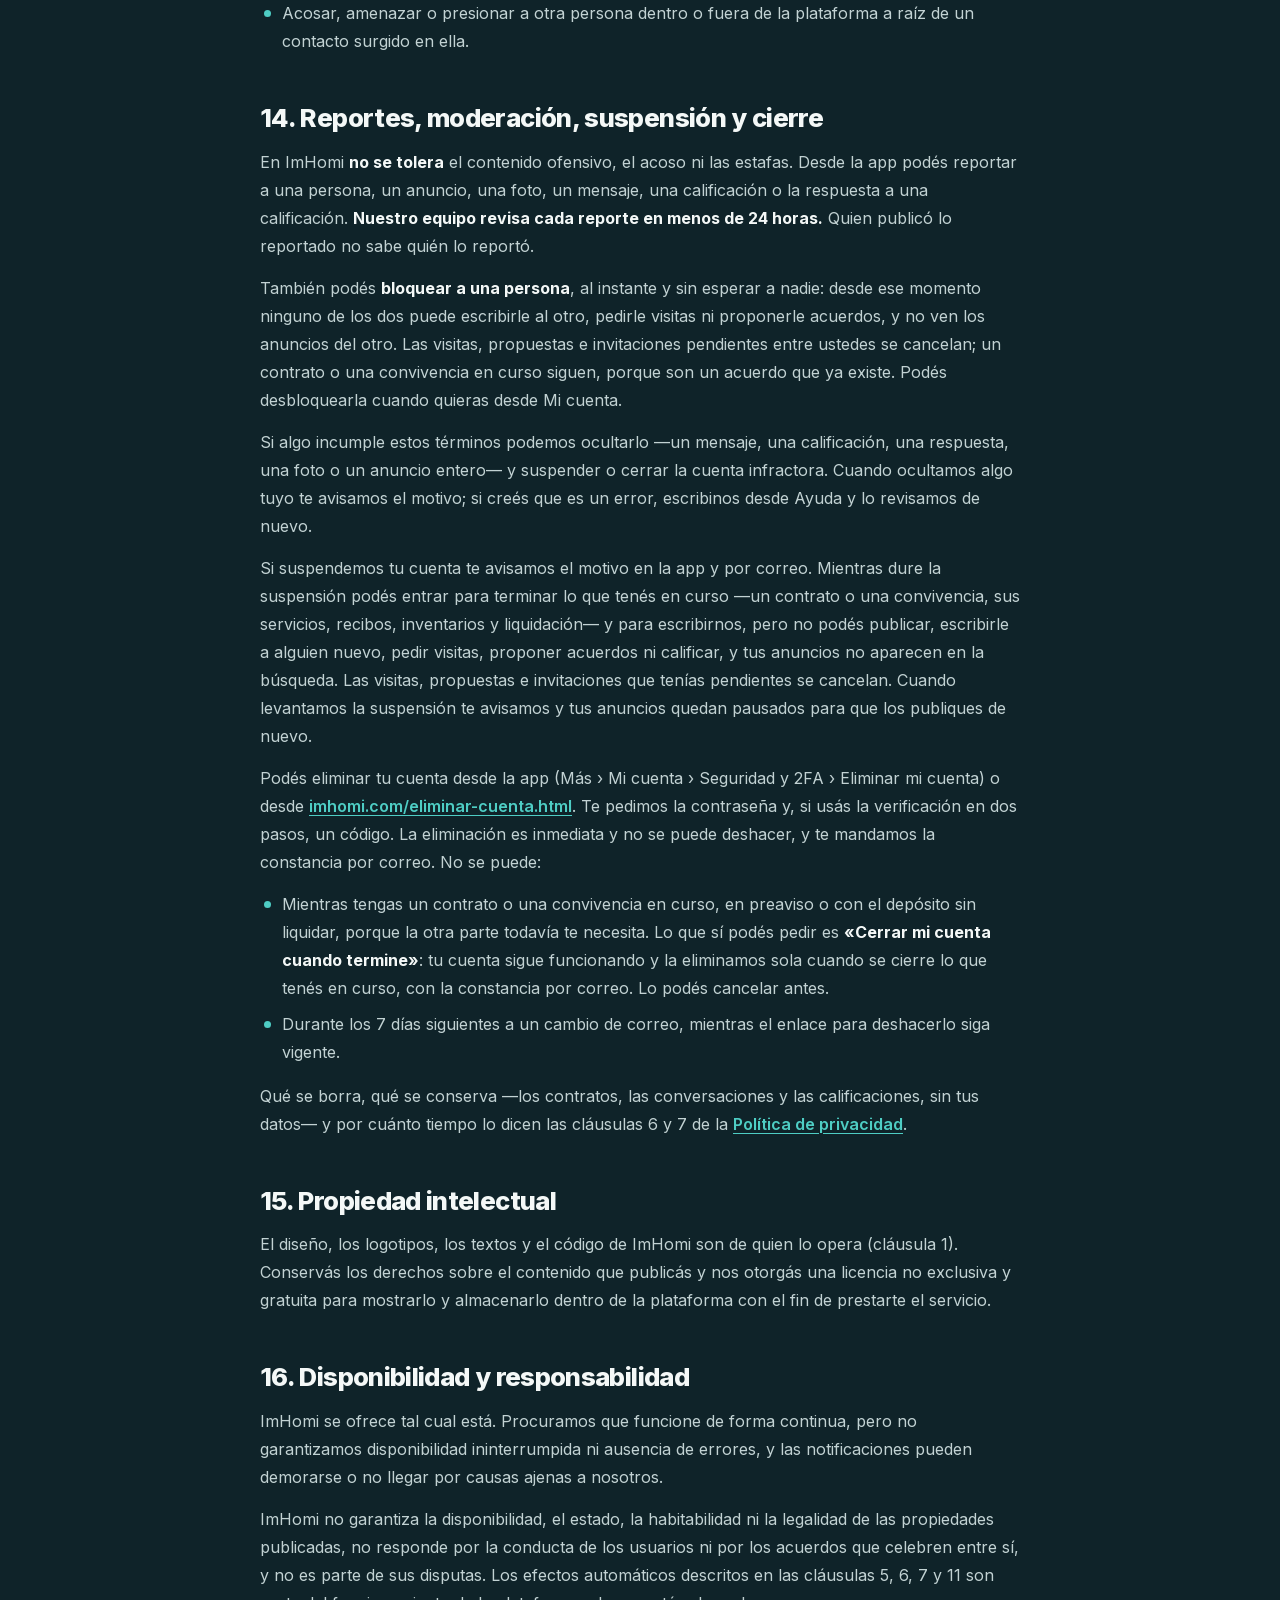
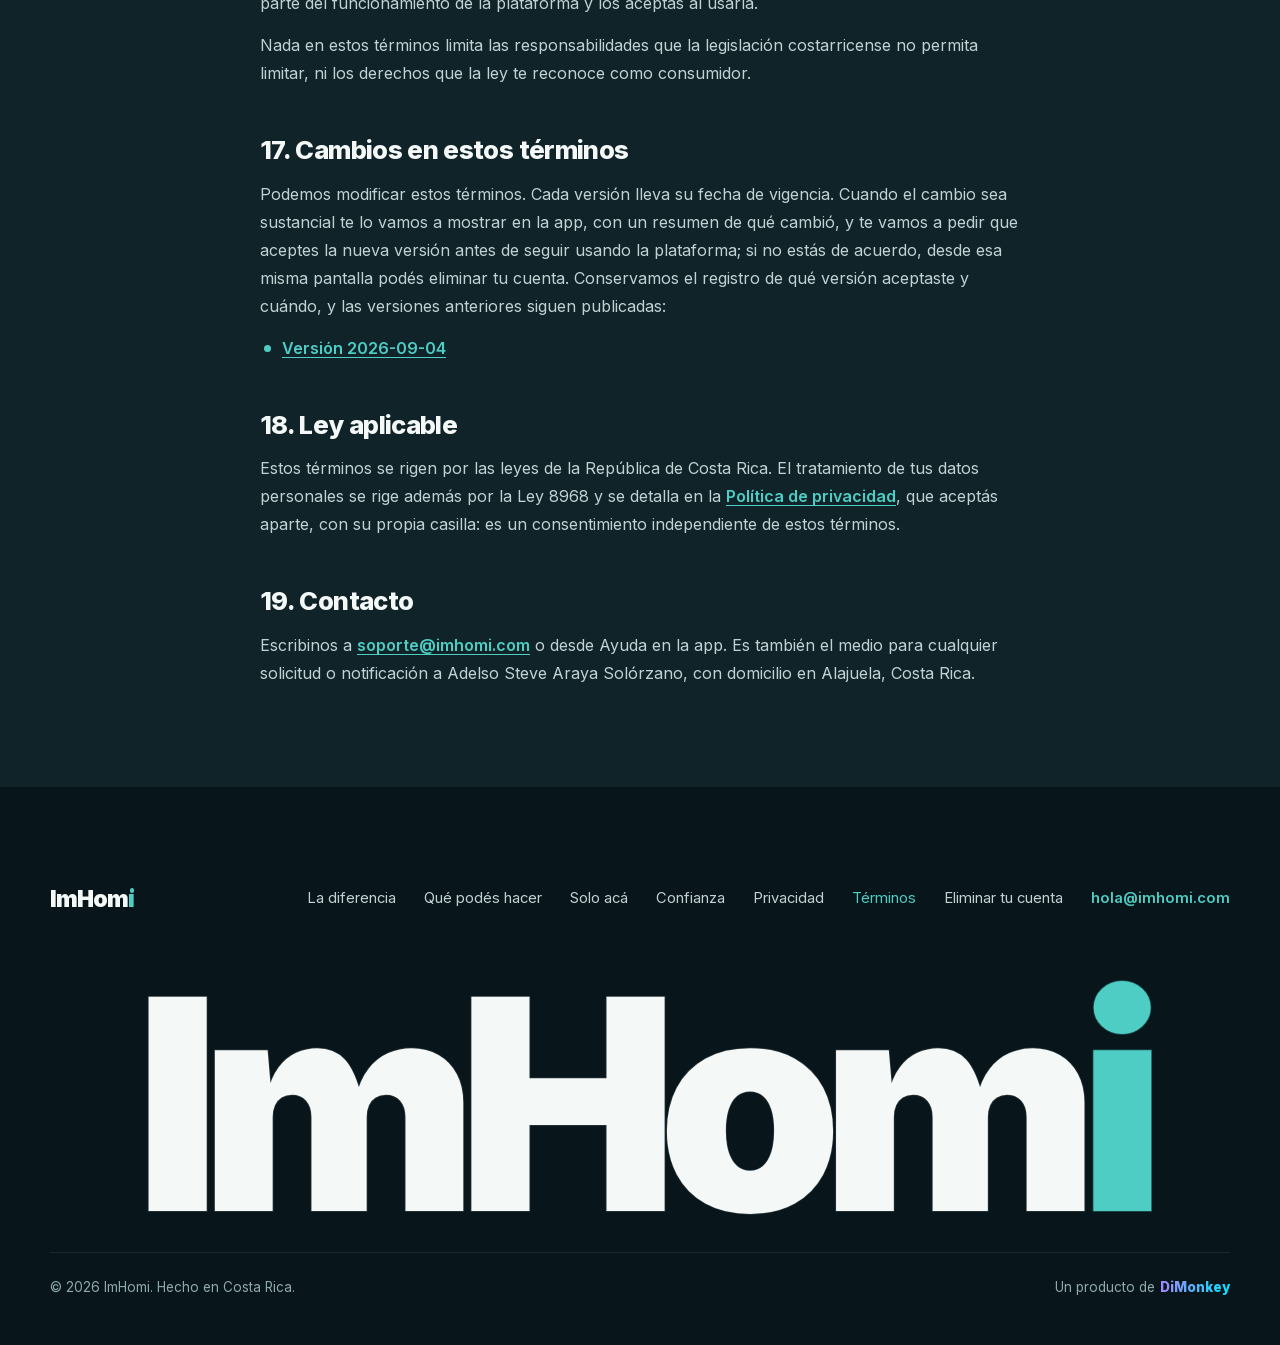
<file: terms.html>
<!DOCTYPE html>
<html lang="es">
<head>
  <meta charset="UTF-8">
  <meta name="viewport" content="width=device-width, initial-scale=1.0">
  <title>Términos y Condiciones — ImHomi</title>
  <meta name="description" content="Términos y condiciones de uso de ImHomi, la app para buscar alquileres en Costa Rica.">
  <link rel="icon" href="/favicon.ico" sizes="32x32">
  <link rel="icon" href="/favicon.svg" type="image/svg+xml">
  <link rel="icon" href="/favicon-96.png" type="image/png" sizes="96x96">
  <link rel="apple-touch-icon" href="/apple-touch-icon.png">
  <link rel="manifest" href="/site.webmanifest">
  <meta name="theme-color" content="#0F2329">
  <!-- Las tipografías se sirven desde el sitio (css/fonts.css): ninguna visita le manda la IP a otro. -->
  <link rel="preload" href="assets/fonts/inter-latin.woff2" as="font" type="font/woff2" crossorigin>
  <link rel="stylesheet" href="css/fonts.css">
  <link rel="stylesheet" href="css/site.css">
</head>
<body class="legal-page">

  <a class="skip" href="#main">Saltar al contenido</a>

  <header class="hdr hdr--solid" id="hdr">
    <a href="./" class="logo" aria-label="ImHomi, inicio">ImHom<span class="idot">ı</span></a>
    <nav class="nav" id="nav" aria-label="Secciones">
      <span class="nav-ind" aria-hidden="true"></span>
      <a href="./">Inicio</a>
      <a href="privacy.html">Privacidad</a>
      <a href="terms.html" aria-current="page">Términos</a>
    </nav>
    <a href="./#descargar" class="btn btn--coral btn--sm">Descargar</a>
  </header>

  <main id="main" class="legal">
    <div class="legal-in">
    <span class="eyebrow">Legal</span>
    <h1>Términos y <span class="serif">condiciones</span></h1>
    <p class="date">Versión 2026-11-25 &middot; Vigente desde el 25 de noviembre de 2026</p>

    <p>Estos términos regulan el uso de ImHomi. Al crear una cuenta los aceptás. Te pedimos leerlos: varias funciones de la plataforma tienen <strong>plazos que corren solos</strong> y consecuencias sobre tu dinero, y están descritas acá.</p>

    <h2>1. Qué es ImHomi y qué no es</h2>
    <p>ImHomi es una plataforma digital costarricense donde se publican propiedades en alquiler, se coordinan visitas y se registra y administra la relación entre propietario e inquilino: el acuerdo, sus modificaciones, los inventarios de entrada y salida, las averías, la liquidación del depósito y las calificaciones entre las partes.</p>
    <p>ImHomi <strong>no</strong> es parte del contrato de arrendamiento, no es agencia ni corredora de bienes raíces, no representa a ninguna de las partes y <strong>no custodia ni transfiere dinero</strong> en ningún momento. La renta, el depósito, los servicios y cualquier otro pago se hacen directamente entre las partes, por fuera de la plataforma.</p>
    <!-- Responsable (decisión 58): el mismo nombre y domicilio en §19 y en la Política §1 y §11. Sin cédula hasta que lo diga el abogado. -->
    <p><strong>Quién opera ImHomi.</strong> Mientras se constituye la sociedad que va a operarla, ImHomi es operada por Adelso Steve Araya Solórzano, desarrollador de la aplicación, con domicilio en Alajuela, Costa Rica. Para cualquier solicitud o notificación: <a href="mailto:soporte@imhomi.com">soporte@imhomi.com</a>. Cuando la sociedad exista, ImHomi pasa a ella: te lo vamos a avisar en la app y te vamos a pedir que aceptes estos términos de nuevo.</p>
    <p><strong>El contrato que ImHomi aloja es el registro de lo que las partes acordaron.</strong> No sustituye al contrato de arrendamiento ni a la asesoría legal, y no modifica los derechos y obligaciones que la Ley General de Arrendamientos Urbanos y Suburbanos (Ley 7527) le reconoce a cada parte. Si tenés dudas sobre tu situación, consultá a un profesional.</p>

    <h2>2. Tu cuenta</h2>
    <ul>
      <li>Debés ser mayor de 18 años y tener capacidad legal para contratar. Al crear la cuenta lo declarás, en la misma casilla con que aceptás estos términos.</li>
      <li>La información que registrés debe ser verídica, propia y estar actualizada.</li>
      <li>Sos responsable de lo que ocurra con tu cuenta y de mantener tus credenciales en reserva. Avisanos de inmediato si sospechás de un acceso no autorizado.</li>
      <li>No podés ceder tu cuenta ni usar la de otra persona.</li>
    </ul>

    <h2>3. Anuncios</h2>
    <p>Quien publica es el único responsable de la veracidad, exactitud y legalidad de lo que publica: descripciones, fotografías, precios, cuotas, condiciones y su derecho a alquilar la propiedad.</p>
    <p>Queda prohibido publicar:</p>
    <ul>
      <li>Información falsa o engañosa sobre la propiedad, incluidos precios ficticios o cuotas que no se declaran.</li>
      <li>Fotografías que no correspondan a la propiedad anunciada.</li>
      <li>Contenido ofensivo, discriminatorio o contrario a la ley costarricense.</li>
      <li>Anuncios duplicados, spam o propiedades sobre las que no se tiene derecho.</li>
    </ul>

    <h3>3.1 Verificación de anuncios</h3>
    <p>Quien publica puede pedir la verificación de su anuncio subiendo tres fotografías tomadas en el lugar —exterior, interior y un detalle— y marcando la ubicación desde ahí con su teléfono. Nuestro equipo de soporte revisa ese material y aprueba o rechaza la verificación, diciendo el motivo; mientras tanto el anuncio se publica sin la insignia. Si se aprueba, esa ubicación pasa a ser el punto del anuncio en el mapa.</p>
    <p>La insignia de anuncio verificado significa únicamente que <strong>quien publica aportó ese material desde la propiedad y que lo revisamos</strong>. ImHomi no visita la propiedad, y la insignia <strong>no</strong> acredita su estado real, su legalidad, su habitabilidad, ni la titularidad o el derecho de quien publica a alquilarla. Antes de comprometerte, visitala.</p>

    <h3>3.2 Dirección exacta</h3>
    <p>Las señas exactas y el punto en el mapa de una propiedad son información privada. Solo los ve quien publica y quien tiene una visita que el propietario confirmó, también después de hacerla, hasta que el anuncio se vuelva a publicar. Las partes de un contrato o una convivencia en curso sobre esa propiedad ven las señas, sin el punto del mapa. El anuncio público muestra solo la zona. Al publicar, aceptás que esa información se le muestre a esas personas.</p>

    <h2>4. Visitas</h2>
    <p>Las visitas se coordinan entre las partes a través de la plataforma. ImHomi no participa, no acompaña ni supervisa las visitas, y no responde por lo que ocurra durante ellas. Tomá las precauciones que tomarías en cualquier encuentro con una persona que no conocés.</p>

    <h2>5. Contratos registrados en ImHomi</h2>
    <p>Un propietario puede proponerle a un inquilino un contrato con sus términos: monto, depósito, día de pago, fechas, qué servicios van incluidos y cómo se pagan los que no. El contrato existe cuando la otra parte lo acepta.</p>
    <ul>
      <li><strong>Cambios de renta y renovaciones:</strong> se proponen y solo valen si la otra parte los acepta. La cuota de condominio es la excepción: la fija la administración del condominio, así que el propietario la registra con su fecha y queda como aviso al inquilino, sin aceptación.</li>
      <li><strong>Vencimiento:</strong> si el contrato llega a su fecha de fin sin que nadie lo renueve ni dé el preaviso, sigue vigente en la plataforma en las mismas condiciones hasta que lo renueven o alguna parte dé el preaviso.</li>
      <li><strong>Preaviso:</strong> cualquiera de las dos partes puede registrar que quiere terminar el contrato. La salida queda fijada tres meses después del día en que se registra, y las propuestas de cambio de renta o de renovación pendientes se cierran. Para deshacerlo, las dos partes acuerdan una renovación. Al salir el inquilino empieza la liquidación del depósito (cláusula 7).</li>
      <li><strong>Registrar un preaviso en ImHomi no reemplaza los avisos, plazos ni causas que exige la Ley 7527</strong>, ni le permite a nadie terminar un arrendamiento antes de lo que esa ley autoriza.</li>
      <li>Lo que quede registrado en ImHomi refleja lo que las partes declararon. Si difiere de lo que firmaron por fuera, entre ellas rige lo que corresponda legalmente.</li>
    </ul>

    <h2>6. Inventarios de entrada y salida</h2>
    <p>Al iniciar y al terminar la ocupación, cualquiera de las partes puede proponer un inventario del estado de la propiedad. La otra parte puede confirmarlo u objetarlo.</p>
    <p class="notice"><strong>Importante — el silencio confirma.</strong> Si la contraparte no confirma ni objeta antes del plazo indicado en la plataforma, el inventario <strong>se da por confirmado automáticamente</strong> y queda marcado como tal. Un inventario confirmado, sea de forma expresa o automática, es la línea base contra la que después se discuten los daños y las deducciones del depósito. Al usar esta función aceptás esa consecuencia y te comprometés a revisar los inventarios dentro del plazo.</p>

    <h2>7. Depósito de garantía y liquidación</h2>
    <p><strong>ImHomi nunca recibe, retiene ni entrega el depósito.</strong> El dinero se mueve directamente entre las partes. La plataforma solo registra el monto acordado y el proceso de devolución.</p>
    <p>Al terminar el contrato, el propietario puede proponer una liquidación con las deducciones que considere, y el inquilino puede aceptarla o contraproponer. El proceso tiene un número limitado de rondas y plazos definidos.</p>
    <p class="notice"><strong>Importante — el silencio acepta.</strong> Si la parte a la que le toca responder no lo hace antes del plazo, la propuesta vigente <strong>se da por aceptada automáticamente</strong> y queda marcada como tal. Si al agotarse las rondas no hay acuerdo, la liquidación queda registrada como no resuelta: <strong>ImHomi no arbitra, no decide quién tiene razón y no ejecuta ningún cobro ni devolución</strong>. Las partes conservan íntegras las vías legales que les correspondan.</p>

    <h2>8. Servicios del hogar</h2>
    <p>El contrato puede registrar cómo se paga cada servicio que no va incluido en la renta: el proveedor, el número de cuenta o NIS, a nombre de quién sale el recibo, el día de vencimiento y la forma de pago.</p>
    <ul>
      <li>Esos datos <strong>los aporta el propietario</strong> y son de su exclusiva responsabilidad. ImHomi no los verifica ni los obtiene de los proveedores de servicios.</li>
      <li><strong>ImHomi no procesa pagos, no cobra, no paga recibos y no comprueba que un recibo haya sido pagado.</strong> La plataforma muestra información de referencia.</li>
      <li>Los recordatorios de vencimiento son un aviso de cortesía y pueden no llegar. <strong>No te eximen</strong> de pagar a tiempo ni trasladan a ImHomi la responsabilidad por multas, recargos o cortes del servicio.</li>
      <li><strong>ImHomi nunca te va a pedir la contraseña de un portal de servicios, de tu banco ni de ningún otro sistema.</strong> No la compartas con nadie a través de la plataforma.</li>
    </ul>

    <h2>9. Averías e incidencias</h2>
    <p>Los ocupantes pueden reportar averías y el propietario puede responderlas y marcarlas como resueltas. ImHomi registra ese intercambio con sus fechas; no repara, no coordina reparaciones ni determina a quién le corresponde asumirlas.</p>

    <h2>10. Calificaciones</h2>
    <p>Al terminar una visita o un acuerdo, las partes pueden calificarse entre sí.</p>
    <ul>
      <li>Solo puede calificar quien tuvo una visita o un acuerdo real registrado en la plataforma, y solo a su contraparte.</li>
      <li>Hay 7 días para calificar desde que la visita ocurrió o el contrato o la convivencia se cerró.</li>
      <li>Las calificaciones permanecen ocultas hasta que ambas partes califican o hasta que vence el plazo, para que ninguna condicione a la otra.</li>
      <li>Cuando se revelan, la calificación —el puntaje general y por criterio, el comentario y el nombre de quien la escribió— queda visible <strong>para cualquier persona con cuenta en ImHomi</strong> en el perfil de la persona calificada. En los anuncios se muestra además el promedio de quien publica como propietario —y como anfitrión, en un cuarto—, desde tres calificaciones. Entre las mismas dos personas en el mismo rol, al promedio suma solo la más reciente.</li>
      <li>Quien recibe una calificación puede responderla públicamente, una vez.</li>
      <li>Una calificación se conserva mientras exista la cuenta de la persona calificada (ver la cláusula 6 de la Política de privacidad).</li>
      <li>La calificación debe referirse a la experiencia real. Está prohibido usarla para insultar, discriminar, amenazar, extorsionar o divulgar datos personales de la otra parte.</li>
      <li>Una calificación publicada <strong>no se elimina a pedido</strong> por el solo hecho de ser desfavorable. Sí se retira la que incumpla estas reglas.</li>
    </ul>

    <h2>11. Convivencias y roomies</h2>
    <p>Quien alquila puede sumar roomies y publicar un cuarto cuando el propietario lo autorizó; esa autorización queda registrada con su fecha y, si se revoca, el cuarto publicado se despublica. Un roomie entra aceptando una propuesta, que vence a las 72 horas, o una invitación con código, que también le llega por correo. Quien publica el cuarto es el anfitrión.</p>
    <ul>
      <li>La convivencia registra la cuota mensual y el depósito, que el anfitrión marca como recibido y el roomie confirma.</li>
      <li><strong>Recibos compartidos:</strong> quien pagó un recibo lo anota, la app calcula la parte de cada uno según lo pactado (en partes iguales o con el porcentaje acordado), cada uno marca cuando pagó y quien adelantó la plata lo confirma. Los recordatorios son un aviso de cortesía.</li>
      <li><strong>Incidencias:</strong> cualquiera puede registrar una incidencia entre roomies —ruido, limpieza, visitas a deshoras— con su historia y aviso a los demás.</li>
      <li><strong>ImHomi no cobra, no paga ni comprueba ningún pago</strong> de la cuota, el depósito ni los recibos.</li>
      <li>Si alguien cierra su cuenta con partes de recibos pendientes, esas partes se separan del recibo y quedan para arreglarlas por fuera de ImHomi.</li>
      <li>La convivencia termina cuando alguno la termina y, a más tardar, cuando el anfitrión deja la propiedad.</li>
    </ul>
    <p>Registrar una convivencia en ImHomi no sustituye ningún permiso que el contrato de arrendamiento o la ley exijan para subarrendar.</p>

    <h2>12. Mensajería</h2>
    <p>El chat conecta a quien pregunta por un anuncio con quien lo publica. Lo que escribís lo ve la otra persona y queda guardado, aunque alguno cierre su cuenta, hasta 2 años después del último mensaje: un mensaje enviado no se puede borrar ni editar. No lo uses para compartir contraseñas, datos de tarjetas ni información sensible de terceros. Podés reportar un mensaje desde la conversación; cuando lo hacés, nuestro equipo lee ese mensaje y los de alrededor para atender el reporte (cláusula 14).</p>

    <h2>13. Conducta prohibida</h2>
    <ul>
      <li>Usar la plataforma para actividades ilegales o fraudulentas.</li>
      <li>Suplantar a otra persona o publicar propiedades ajenas sin derecho.</li>
      <li>Discriminar en el acceso a la vivienda por motivos prohibidos por la ley.</li>
      <li>Extraer datos de forma masiva o automatizada, o intentar acceder a información privada de otras personas.</li>
      <li>Acosar, amenazar o presionar a otra persona dentro o fuera de la plataforma a raíz de un contacto surgido en ella.</li>
    </ul>

    <h2>14. Reportes, moderación, suspensión y cierre</h2>
    <p>En ImHomi <strong>no se tolera</strong> el contenido ofensivo, el acoso ni las estafas. Desde la app podés reportar a una persona, un anuncio, una foto, un mensaje, una calificación o la respuesta a una calificación. <strong>Nuestro equipo revisa cada reporte en menos de 24 horas.</strong> Quien publicó lo reportado no sabe quién lo reportó.</p>
    <p>También podés <strong>bloquear a una persona</strong>, al instante y sin esperar a nadie: desde ese momento ninguno de los dos puede escribirle al otro, pedirle visitas ni proponerle acuerdos, y no ven los anuncios del otro. Las visitas, propuestas e invitaciones pendientes entre ustedes se cancelan; un contrato o una convivencia en curso siguen, porque son un acuerdo que ya existe. Podés desbloquearla cuando quieras desde Mi cuenta.</p>
    <p>Si algo incumple estos términos podemos ocultarlo —un mensaje, una calificación, una respuesta, una foto o un anuncio entero— y suspender o cerrar la cuenta infractora. Cuando ocultamos algo tuyo te avisamos el motivo; si creés que es un error, escribinos desde Ayuda y lo revisamos de nuevo.</p>
    <p>Si suspendemos tu cuenta te avisamos el motivo en la app y por correo. Mientras dure la suspensión podés entrar para terminar lo que tenés en curso —un contrato o una convivencia, sus servicios, recibos, inventarios y liquidación— y para escribirnos, pero no podés publicar, escribirle a alguien nuevo, pedir visitas, proponer acuerdos ni calificar, y tus anuncios no aparecen en la búsqueda. Las visitas, propuestas e invitaciones que tenías pendientes se cancelan. Cuando levantamos la suspensión te avisamos y tus anuncios quedan pausados para que los publiques de nuevo.</p>
    <p>Podés eliminar tu cuenta desde la app (Más › Mi cuenta › Seguridad y 2FA › Eliminar mi cuenta) o desde <a href="eliminar-cuenta.html">imhomi.com/eliminar-cuenta.html</a>. Te pedimos la contraseña y, si usás la verificación en dos pasos, un código. La eliminación es inmediata y no se puede deshacer, y te mandamos la constancia por correo. No se puede:</p>
    <ul>
      <li>Mientras tengas un contrato o una convivencia en curso, en preaviso o con el depósito sin liquidar, porque la otra parte todavía te necesita. Lo que sí podés pedir es <strong>«Cerrar mi cuenta cuando termine»</strong>: tu cuenta sigue funcionando y la eliminamos sola cuando se cierre lo que tenés en curso, con la constancia por correo. Lo podés cancelar antes.</li>
      <li>Durante los 7 días siguientes a un cambio de correo, mientras el enlace para deshacerlo siga vigente.</li>
    </ul>
    <p>Qué se borra, qué se conserva —los contratos, las conversaciones y las calificaciones, sin tus datos— y por cuánto tiempo lo dicen las cláusulas 6 y 7 de la <a href="privacy.html">Política de privacidad</a>.</p>

    <h2>15. Propiedad intelectual</h2>
    <p>El diseño, los logotipos, los textos y el código de ImHomi son de quien lo opera (cláusula 1). Conservás los derechos sobre el contenido que publicás y nos otorgás una licencia no exclusiva y gratuita para mostrarlo y almacenarlo dentro de la plataforma con el fin de prestarte el servicio.</p>

    <h2>16. Disponibilidad y responsabilidad</h2>
    <p>ImHomi se ofrece tal cual está. Procuramos que funcione de forma continua, pero no garantizamos disponibilidad ininterrumpida ni ausencia de errores, y las notificaciones pueden demorarse o no llegar por causas ajenas a nosotros.</p>
    <p>ImHomi no garantiza la disponibilidad, el estado, la habitabilidad ni la legalidad de las propiedades publicadas, no responde por la conducta de los usuarios ni por los acuerdos que celebren entre sí, y no es parte de sus disputas. Los efectos automáticos descritos en las cláusulas 5, 6, 7 y 11 son parte del funcionamiento de la plataforma y los aceptás al usarla.</p>
    <p>Nada en estos términos limita las responsabilidades que la legislación costarricense no permita limitar, ni los derechos que la ley te reconoce como consumidor.</p>

    <h2>17. Cambios en estos términos</h2>
    <p>Podemos modificar estos términos. Cada versión lleva su fecha de vigencia. Cuando el cambio sea sustancial te lo vamos a mostrar en la app, con un resumen de qué cambió, y te vamos a pedir que aceptes la nueva versión antes de seguir usando la plataforma; si no estás de acuerdo, desde esa misma pantalla podés eliminar tu cuenta. Conservamos el registro de qué versión aceptaste y cuándo, y las versiones anteriores siguen publicadas:</p>
    <ul>
      <li><a href="terms-2026-09-04.html">Versión 2026-09-04</a></li>
    </ul>

    <h2>18. Ley aplicable</h2>
    <p>Estos términos se rigen por las leyes de la República de Costa Rica. El tratamiento de tus datos personales se rige además por la Ley 8968 y se detalla en la <a href="privacy.html">Política de privacidad</a>, que aceptás aparte, con su propia casilla: es un consentimiento independiente de estos términos.</p>

    <h2>19. Contacto</h2>
    <p>Escribinos a <a href="mailto:soporte@imhomi.com">soporte@imhomi.com</a> o desde Ayuda en la app. Es también el medio para cualquier solicitud o notificación a Adelso Steve Araya Solórzano, con domicilio en Alajuela, Costa Rica.</p>
    </div>
  </main>

  <footer class="foot">
    <div class="wrap">
      <div class="foot-top">
        <a href="./" class="logo" aria-label="ImHomi, inicio">ImHom<span class="idot">ı</span></a>
        <nav aria-label="Pie de página">
          <a href="./#diferencia">La diferencia</a><a href="./#capacidades">Qué podés hacer</a><a href="./#solo-aca">Solo acá</a><a href="./#confianza">Confianza</a><a href="privacy.html">Privacidad</a><a href="terms.html" aria-current="page">Términos</a><a href="eliminar-cuenta.html">Eliminar tu cuenta</a><a href="mailto:hola@imhomi.com" class="mail-l">hola@imhomi.com</a>
        </nav>
      </div>
      <div class="giant giant--full" aria-hidden="true"><span class="g-out">ImHom<span>i</span></span><span class="g-fill">ImHom<span>i</span></span></div>
      <div class="foot-bot"><span>© 2026 ImHomi. Hecho en Costa Rica.</span><a href="https://www.dimonkey.com" target="_blank" rel="noopener">Un producto de <span class="dm">DiMonkey</span></a></div>
    </div>
  </footer>

  <script src="js/site.js"></script>
</body>
</html>
</file>
<file: css/fonts.css>
/*
 * Las tipografías del sitio, servidas desde el propio sitio (assets/fonts).
 *
 * Venían de Google Fonts: cada visita le mandaba la IP a Google, y la
 * Política lo tenía que declarar (decisión del dueño, 26/11/2026). Son los
 * mismos archivos que servía Google —Inter variable 400–900 e Instrument
 * Serif—, en los subconjuntos latino y latino extendido (el ₡ está en el
 * extendido: U+20A1), con la misma regla de carga: font-display: swap, el
 * texto se ve enseguida con la de respaldo y cambia cuando llega la fuente.
 *
 * Licencia: SIL Open Font License 1.1, en assets/fonts/OFL-*.txt.
 * Si se cambia una fuente o se suma un peso, va acá: es la única definición.
 */

/* Inter, variable: un archivo para todos los pesos que usa el sitio. */
@font-face {
  font-family: 'Inter';
  font-style: normal;
  font-weight: 400 900;
  font-display: swap;
  src: url(../assets/fonts/inter-latin-ext.woff2) format('woff2');
  unicode-range: U+0100-02BA, U+02BD-02C5, U+02C7-02CC, U+02CE-02D7, U+02DD-02FF, U+0304, U+0308, U+0329, U+1D00-1DBF, U+1E00-1E9F, U+1EF2-1EFF, U+2020, U+20A0-20AB, U+20AD-20C4, U+2113, U+2C60-2C7F, U+A720-A7FF;
}
@font-face {
  font-family: 'Inter';
  font-style: normal;
  font-weight: 400 900;
  font-display: swap;
  src: url(../assets/fonts/inter-latin.woff2) format('woff2');
  unicode-range: U+0000-00FF, U+0131, U+0152-0153, U+02BB-02BC, U+02C6, U+02DA, U+02DC, U+0304, U+0308, U+0329, U+2000-206F, U+20AC, U+2122, U+2191, U+2193, U+2212, U+2215, U+FEFF, U+FFFD;
}

/* Instrument Serif: la cursiva es la que usa el sitio; la recta, el lienzo. */
@font-face {
  font-family: 'Instrument Serif';
  font-style: italic;
  font-weight: 400;
  font-display: swap;
  src: url(../assets/fonts/instrument-serif-italic-latin-ext.woff2) format('woff2');
  unicode-range: U+0100-02BA, U+02BD-02C5, U+02C7-02CC, U+02CE-02D7, U+02DD-02FF, U+0304, U+0308, U+0329, U+1D00-1DBF, U+1E00-1E9F, U+1EF2-1EFF, U+2020, U+20A0-20AB, U+20AD-20C4, U+2113, U+2C60-2C7F, U+A720-A7FF;
}
@font-face {
  font-family: 'Instrument Serif';
  font-style: italic;
  font-weight: 400;
  font-display: swap;
  src: url(../assets/fonts/instrument-serif-italic-latin.woff2) format('woff2');
  unicode-range: U+0000-00FF, U+0131, U+0152-0153, U+02BB-02BC, U+02C6, U+02DA, U+02DC, U+0304, U+0308, U+0329, U+2000-206F, U+20AC, U+2122, U+2191, U+2193, U+2212, U+2215, U+FEFF, U+FFFD;
}
@font-face {
  font-family: 'Instrument Serif';
  font-style: normal;
  font-weight: 400;
  font-display: swap;
  src: url(../assets/fonts/instrument-serif-latin-ext.woff2) format('woff2');
  unicode-range: U+0100-02BA, U+02BD-02C5, U+02C7-02CC, U+02CE-02D7, U+02DD-02FF, U+0304, U+0308, U+0329, U+1D00-1DBF, U+1E00-1E9F, U+1EF2-1EFF, U+2020, U+20A0-20AB, U+20AD-20C4, U+2113, U+2C60-2C7F, U+A720-A7FF;
}
@font-face {
  font-family: 'Instrument Serif';
  font-style: normal;
  font-weight: 400;
  font-display: swap;
  src: url(../assets/fonts/instrument-serif-latin.woff2) format('woff2');
  unicode-range: U+0000-00FF, U+0131, U+0152-0153, U+02BB-02BC, U+02C6, U+02DA, U+02DC, U+0304, U+0308, U+0329, U+2000-206F, U+20AC, U+2122, U+2191, U+2193, U+2212, U+2215, U+FEFF, U+FFFD;
}
</file>
<file: css/site.css>
/* =====================================================================
   ImHomi · base compartida (landing y páginas legales)
   Tokens, cabecera flotante, botones, pie con el nombre gigante,
   control de pausa y movimiento reducido.
   ===================================================================== */
*,*::before,*::after{margin:0;padding:0;box-sizing:border-box}
:root{
  --bg:#0F2329; --bg-2:#0B1C21; --deep:#08161B; --card:#14303A; --card-2:#1E3842;
  --line:rgba(255,255,255,.08); --line-2:rgba(255,255,255,.14);
  --ink:#F4F8F7; --ink-2:#C2D2D3; --muted:#8FA9AC;
  --teal:#2A9D8F; --teal-l:#4ECDC4; --coral:#E76F51; --coral-l:#FF8A6B; --gold:#E6B840; --cream:#F9EBD3;
  --ease:cubic-bezier(.22,1,.36,1); --spring:cubic-bezier(.34,1.56,.64,1);
  --sans:"Inter",system-ui,-apple-system,"Segoe UI",Roboto,sans-serif; --serif:"Instrument Serif",Georgia,serif;
  --gutter:16px;
}
html{scroll-behavior:smooth;-webkit-text-size-adjust:100%;scroll-padding-top:84px}
body{font-family:var(--sans);background:var(--bg);color:var(--ink);line-height:1.6;overflow-x:clip;-webkit-font-smoothing:antialiased}
/* Grano de película: le saca lo plano al degradé. Sin mix-blend-mode: una capa fija
   que se mezcla con todo obliga a recomponer la pantalla entera en cada scroll. */
body::after{content:"";position:fixed;inset:0;z-index:90;pointer-events:none;opacity:.035;
  background-image:url("data:image/svg+xml,%3Csvg xmlns='http://www.w3.org/2000/svg' width='160' height='160'%3E%3Cfilter id='n'%3E%3CfeTurbulence type='fractalNoise' baseFrequency='.9' numOctaves='3' stitchTiles='stitch'/%3E%3C/filter%3E%3Crect width='100%25' height='100%25' filter='url(%23n)'/%3E%3C/svg%3E")}
a{color:inherit;text-decoration:none}
button{font:inherit;color:inherit;background:none;border:0;cursor:pointer}
ul,ol{list-style:none}
svg{display:block}
[hidden]{display:none!important}
.wrap{width:min(1180px,100% - var(--gutter) * 2);margin-inline:auto}
:focus-visible{outline:2px solid var(--teal-l);outline-offset:3px;border-radius:8px}
.sr{position:absolute;width:1px;height:1px;overflow:hidden;clip:rect(0 0 0 0);white-space:nowrap}
.skip{position:fixed;left:16px;top:-80px;z-index:100;padding:12px 18px;border-radius:12px;background:var(--teal-l);color:#06231f;font-weight:700;transition:top .25s var(--ease)}
.skip:focus{top:16px}
.serif{font-family:var(--serif);font-style:italic;font-weight:400;letter-spacing:-.005em}
.eyebrow{display:inline-flex;align-items:center;gap:10px;font-size:.78rem;font-weight:700;letter-spacing:.16em;text-transform:uppercase;color:var(--teal-l)}
.eyebrow::before{content:"";width:22px;height:2px;border-radius:2px;background:currentColor}
.h2{font-size:clamp(2.1rem,4.6vw,3.9rem);line-height:1.02;letter-spacing:-.04em;font-weight:800;margin-top:14px}
.lead{color:var(--ink-2);font-size:clamp(1rem,1.4vw,1.15rem);max-width:600px;margin-top:18px}

/* ---------- Revelado al entrar ---------- */
.js [data-reveal]{opacity:0;transform:translateY(26px);filter:blur(6px);transition:opacity .9s var(--ease),transform .9s var(--ease),filter .9s var(--ease);transition-delay:calc(var(--d,0)*90ms)}
.js [data-reveal].in{opacity:1;transform:none;filter:none}
.w{display:inline-block;overflow:hidden;vertical-align:top;padding-bottom:.1em;margin-bottom:-.1em}
.js .wi{display:inline-block;transform:translateY(110%) rotate(4deg);transform-origin:left bottom;transition:transform 1s var(--ease);transition-delay:calc(var(--i)*55ms + 120ms)}
.js .in .wi{transform:none}

/* ---------- Cabecera flotante ---------- */
.hdr{position:fixed;top:14px;left:50%;translate:-50% 0;z-index:50;width:min(1180px,100% - 24px);display:flex;align-items:center;justify-content:space-between;gap:16px;padding:7px 9px 7px 14px;border-radius:999px;border:1px solid transparent;transition:background .5s,border-color .5s,box-shadow .5s,top .5s}
.hdr.scrolled,.hdr--solid{background:rgba(8,22,27,.78);-webkit-backdrop-filter:blur(18px) saturate(1.5);backdrop-filter:blur(18px) saturate(1.5);border-color:var(--line);box-shadow:0 12px 40px -12px rgba(0,0,0,.5);top:10px}
.logo{display:inline-flex;align-items:center;min-height:44px;padding-inline:8px;font-weight:900;font-size:1.45rem;letter-spacing:-.04em;line-height:1}
.logo span{color:var(--teal-l)}
/* La i sin punto y el punto aparte: cae como el pin de la ilustración y deja una onda. */
.idot{position:relative;display:inline-block;letter-spacing:0} /* sin el espaciado negativo de la marca: achicaba la caja y el punto, centrado en ella, quedaba corrido del palo */
.idot::before{content:"";position:absolute;left:50%;top:var(--dt,.032em);width:var(--ds,.19em);height:var(--ds,.19em);margin-left:calc(var(--ds,.19em) / -2);border-radius:50%;background:currentColor}
.idot::after{content:"";position:absolute;left:50%;top:calc(var(--dt,.032em) + var(--ds,.19em) / 2);width:.7em;height:.7em;margin:-.35em 0 0 -.35em;border-radius:50%;border:2px solid currentColor;opacity:0;pointer-events:none}
.js .hdr .idot::before{animation:dotDrop .95s cubic-bezier(.3,1.6,.55,1) .45s both}
.js .hdr .idot::after{animation:dotRing 1.1s ease-out 1.1s}
.logo:hover .idot::before{animation:dotHop .7s var(--spring)}
.logo:hover .idot::after{animation:dotRing .9s ease-out .25s}
@keyframes dotDrop{0%{transform:translateY(-1.6em) scaleY(1.3);opacity:0}35%{opacity:1}100%{transform:none}}
@keyframes dotHop{40%{transform:translateY(-.4em)}70%{transform:translateY(.02em) scaleX(1.15) scaleY(.85)}}
@keyframes dotRing{0%{opacity:.9;transform:scale(.2)}100%{opacity:0;transform:scale(1.8)}}
.nav{display:flex;align-items:center;gap:4px;position:relative;min-width:0}
.nav a{position:relative;z-index:1;display:inline-flex;align-items:center;min-height:44px;padding:0 16px;white-space:nowrap;border-radius:999px;font-size:.9rem;font-weight:500;color:var(--ink-2);transition:color .3s}
.nav a:hover,.nav a[aria-current="page"]{color:var(--ink)}
.nav a[aria-current="page"]{background:rgba(255,255,255,.07)}
.nav-ind{position:absolute;top:0;height:100%;border-radius:999px;background:rgba(255,255,255,.07);opacity:0;transition:left .45s var(--ease),width .45s var(--ease),opacity .3s}
.nav:hover .nav-ind{opacity:1}
@media (max-width:53.75em){.nav{display:none}}
/* Si no entra todo en la cabecera (texto agrandado), primero se va el menú y después el botón:
   lo mide site.js. El menú sigue completo en el pie. */
.hdr.compact .nav{display:none}
.hdr.tight .hdr-end > .btn{display:none}
.logo{flex:none}

/* ---------- Botones ---------- */
.btn{position:relative;display:inline-flex;align-items:center;justify-content:center;gap:10px;min-height:48px;padding:13px 26px;border-radius:999px;font-weight:700;font-size:1rem;white-space:nowrap;overflow:hidden;isolation:isolate;transition:transform .35s var(--ease),box-shadow .35s,background .3s}
/* Texto blanco sobre el coral de marca (#E76F51) da 3,1:1; este terracota, el del techo de
   la casa de la ilustración, llega a 4,6:1 (AA) sin cambiar de familia. */
.btn--coral{background:#C4502F;color:#fff;box-shadow:0 14px 34px -10px rgba(231,111,81,.6)}
.btn--coral:hover{background:#B5462A}
.btn--coral::after{/* destello que cruza */content:"";position:absolute;inset:0;z-index:-1;background:linear-gradient(110deg,transparent 30%,rgba(255,255,255,.28) 50%,transparent 70%);transform:translateX(-120%);animation:shine 4.5s var(--ease) infinite 1.8s}
.btn--glass{background:rgba(255,255,255,.06);border:1px solid var(--line-2);color:var(--ink)}
.btn--glass:hover{background:rgba(255,255,255,.1)}
.btn--sm{min-height:44px;padding:10px 20px;font-size:.9rem}
.btn .arr{transition:transform .35s var(--ease)}
.btn:hover .arr{transform:translateX(4px)}
@keyframes shine{0%,55%{transform:translateX(-120%)}80%,100%{transform:translateX(120%)}}

/* =====================================================================
   PIE con el nombre gigante
   ===================================================================== */
.foot{position:relative;padding:90px 0 36px;background:var(--deep);overflow:hidden;margin-top:clamp(80px,10vw,140px)}
.foot-top{display:flex;flex-wrap:wrap;justify-content:space-between;gap:20px 30px;align-items:center}
.foot .logo{margin-left:-8px}
.foot nav{display:flex;flex-wrap:wrap;gap:0 8px;margin-right:-10px}
.foot nav a{display:inline-flex;align-items:center;min-height:44px;padding:0 10px;color:var(--ink-2);font-size:.92rem;transition:color .3s}
.foot nav a:hover,.foot nav a[aria-current="page"]{color:var(--teal-l)}
.foot nav .mail-l{color:var(--teal-l);font-weight:600}
.giant{position:relative;margin-top:60px;font-weight:900;font-size:clamp(5rem,23vw,22rem);line-height:.84;letter-spacing:-.07em;text-align:center;white-space:nowrap;user-select:none}
.giant > span{display:block}
/* Dos capas idénticas: el contorno y el relleno caen exactamente uno sobre el otro. */
.g-out{color:transparent;-webkit-text-stroke:1.5px rgba(255,255,255,.14)}
.g-out span{-webkit-text-stroke-color:rgba(78,205,196,.35)}
.g-fill{position:absolute;inset:0;color:var(--ink);
  --wave:url("data:image/svg+xml,%3Csvg xmlns='http://www.w3.org/2000/svg' viewBox='0 0 240 28' preserveAspectRatio='none'%3E%3Cpath d='M0 14 Q60 0 120 14 T240 14 V28 H0Z'/%3E%3C/svg%3E");
  -webkit-mask:var(--wave) repeat-x,linear-gradient(#000,#000) no-repeat;mask:var(--wave) repeat-x,linear-gradient(#000,#000) no-repeat;
  -webkit-mask-size:240px 28px,100% calc(100% + 80px);mask-size:240px 28px,100% calc(100% + 80px);
  -webkit-mask-position:var(--wx) calc(var(--top,999px) - 27px),0 var(--top,999px);mask-position:var(--wx) calc(var(--top,999px) - 27px),0 var(--top,999px)}
/* La ola corre solo mientras se ve y se está llenando: animar una propiedad registrada
   recalcula estilos en cada cuadro, así que no la dejamos andando de fondo. */
.g-fill.waving{animation:wave 2.6s linear infinite}
.giant--full .g-fill{--top:-40px}
.g-fill span{color:var(--teal-l)}
@property --wx{syntax:'<length>';inherits:false;initial-value:0px}
@keyframes wave{to{--wx:240px}}
.foot-bot{display:flex;flex-wrap:wrap;justify-content:space-between;align-items:center;gap:4px 12px;margin-top:24px;padding-top:12px;border-top:1px solid var(--line);font-size:.84rem;color:var(--muted)}
.foot-bot a{display:inline-flex;align-items:center;gap:5px;min-height:44px}
/* Degradé de DiMonkey, un punto más claro para que se lea sobre el fondo (AA). */
.dm{font-weight:800;background:linear-gradient(90deg,#A585FF,#00E5FF);-webkit-background-clip:text;background-clip:text;color:transparent}
@media (max-width:40em){
  .foot{padding-top:64px}
  .foot nav{margin:0 0 0 -10px}
  .foot-bot{flex-direction:column;align-items:flex-start}
}

/* =====================================================================
   Pausa (WCAG 2.2.2): discreta, en la cabecera, siempre a mano y sin tapar nada
   ===================================================================== */
.hdr-end{display:flex;align-items:center;gap:8px}
.pause{position:relative;flex:none;display:grid;place-items:center;width:44px;height:44px;border-radius:50%;background:rgba(255,255,255,.05);border:1px solid var(--line-2);color:var(--ink-2);transition:color .3s,background .3s,border-color .3s}
@media (hover:hover){.pause:hover{color:var(--ink);background:rgba(255,255,255,.1)}}
.pause svg{width:16px;height:16px;fill:none;stroke:currentColor;stroke-width:2.2;stroke-linecap:round;stroke-linejoin:round}
/* El texto es el nombre del botón y, a la vista, una etiqueta que aparece al apuntarlo o enfocarlo. */
.pause-t{position:absolute;top:calc(100% + 10px);right:-4px;padding:7px 11px;border-radius:10px;background:#05141a;border:1px solid var(--line-2);box-shadow:0 12px 30px -12px rgba(0,0,0,.7);color:var(--ink);font-size:.8rem;font-weight:600;white-space:nowrap;opacity:0;translate:0 -4px;pointer-events:none;transition:opacity .25s,translate .25s var(--ease)}
/* Solo con mouse: en el teléfono el :hover queda pegado después de tocar y el aviso tapaba el contenido. */
@media (hover:hover) and (pointer:fine){.pause:hover .pause-t{opacity:1;translate:0 0}}
.pause:focus-visible .pause-t{opacity:1;translate:0 0}
/* En pausa queda a la vista, en dorado: que se note que algo está detenido. */
.pause.is-paused{background:var(--gold);border-color:var(--gold);color:#1d1606}
.pause .i-play{display:none;margin-left:2px}
.pause.is-paused .i-play{display:block}
.pause.is-paused .i-pause{display:none}
.paused *,.paused *::before,.paused *::after{animation-play-state:paused!important}

/* =====================================================================
   Páginas legales
   ===================================================================== */
.legal{position:relative;padding:150px 0 0;isolation:isolate}
.legal::before{content:"";position:absolute;inset:0 0 auto;height:520px;z-index:-1;pointer-events:none;background:radial-gradient(60% 70% at 85% 0,rgba(42,157,143,.22),transparent 70%),radial-gradient(45% 60% at 0 10%,rgba(231,111,81,.12),transparent 70%)}
.legal-in{width:min(760px,100% - var(--gutter) * 2);margin-inline:auto}
.legal h1{font-size:clamp(2.3rem,5vw,3.6rem);line-height:1.02;letter-spacing:-.04em;font-weight:800;margin-top:14px}
.legal h1 .serif{color:var(--teal-l)}
.legal .date{margin:18px 0 40px;padding-bottom:28px;border-bottom:1px solid var(--line);color:var(--muted);font-size:.92rem}
.legal h2{margin:48px 0 14px;font-size:clamp(1.35rem,2.4vw,1.6rem);line-height:1.2;letter-spacing:-.025em;font-weight:800}
.legal h3{margin:28px 0 10px;font-size:1.08rem;font-weight:700;letter-spacing:-.01em;color:var(--teal-l)}
.legal p,.legal li{color:var(--ink-2);font-size:1rem;line-height:1.75}
.legal p{margin-bottom:14px}
.legal strong{color:var(--ink);font-weight:700}
.legal ul{list-style:none;margin:0 0 16px;display:grid;gap:8px}
.legal ul li{position:relative;padding-left:22px}
.legal ul li::before{content:"";position:absolute;left:4px;top:.72em;width:7px;height:7px;border-radius:50%;background:var(--teal-l)}
.legal a{color:var(--teal-l);font-weight:600;text-decoration:underline;text-decoration-thickness:1px;text-underline-offset:3px}
.legal a:hover{text-decoration-thickness:2px}
.legal .notice{margin:20px 0;padding:18px 20px;border-radius:18px;background:rgba(230,184,64,.08);border:1px solid rgba(230,184,64,.35);color:var(--ink-2)}
.legal .notice strong:first-child{display:block;margin-bottom:4px;color:var(--gold)}
.legal-page .foot{margin-top:100px}

/* =====================================================================
   Movimiento reducido: todo queda en su estado final
   ===================================================================== */
@media (prefers-reduced-motion:reduce){
  *,*::before,*::after{animation-duration:.001ms!important;animation-iteration-count:1!important;animation-delay:0s!important;transition-duration:.001ms!important;transition-delay:0s!important;scroll-behavior:auto!important}
  html{scroll-behavior:auto}
  .js [data-reveal],.js .wi{opacity:1;transform:none;filter:none}
  .pause{display:none}
}

/* =====================================================================
   Deshacer un cambio de correo (revert-email.html)
   Usa la hoja de las páginas legales; esto es lo único propio.
   ===================================================================== */
.revert-actions{margin:28px 0 8px;display:flex;flex-wrap:wrap;gap:12px}
.revert-actions .btn{width:100%}
@media (min-width:560px){.revert-actions .btn{width:auto}}
.revert .btn:disabled{opacity:.6;cursor:progress}
.revert .btn:disabled::after{animation:none}
.revert-msg{margin-top:14px;padding:14px 18px;border-radius:14px;background:rgba(231,111,81,.1);border:1px solid rgba(231,111,81,.4);color:var(--ink)}
.revert-ok{margin:8px 0 12px;padding:22px 22px 10px;border-radius:18px;background:rgba(42,157,143,.1);border:1px solid rgba(78,205,196,.4)}
.revert-ok h2{margin-top:0;color:var(--teal-l)}
.legal .notice span{display:block}

/* =====================================================================
   Elegir una contraseña nueva (reset-password.html)
   Usa lo de la página de deshacer; esto es el formulario.
   ===================================================================== */
.reset-form{margin:24px 0 8px;max-width:440px}
.reset-field{margin-bottom:18px}
.reset-field label{display:block;margin-bottom:8px;color:var(--ink);font-weight:600;font-size:.95rem}
.reset-field input{width:100%;min-height:52px;padding:0 16px;border-radius:14px;background:var(--card);border:1px solid var(--line-2);color:var(--ink);font:inherit;font-size:1rem}
.reset-field input:focus-visible{outline:2px solid var(--teal-l);outline-offset:2px;border-color:transparent}
.reset-field input[aria-invalid="true"]{border-color:rgba(231,111,81,.8)}
.legal .reset-hint{margin:8px 0 0;color:var(--muted);font-size:.88rem;line-height:1.5}
.legal .reset-error{margin:8px 0 0;color:#F4A28C;font-size:.9rem;line-height:1.5}
.reset-show{display:inline-flex;align-items:center;gap:10px;min-height:44px;margin-bottom:8px;color:var(--ink-2);font-size:.95rem;cursor:pointer}
.reset-show input{width:20px;height:20px;accent-color:var(--teal-l)}

/* El panel de soporte (soporte.html) tiene su hoja propia: css/soporte.css. */

/* =====================================================================
   Eliminar la cuenta (eliminar-cuenta.html)
   Usa lo de las páginas de deshacer y de contraseña; esto es lo propio.
   ===================================================================== */
.baja{margin:8px 0 24px;padding:24px;border-radius:22px;background:rgba(255,255,255,.025);border:1px solid var(--line)}
.baja h3:first-child{margin-top:0}
.legal .baja h3{color:var(--ink);font-size:1.15rem}
.baja h3:focus{outline:none}
.legal .baja-small{margin-top:18px;color:var(--muted);font-size:.9rem;line-height:1.6}
.legal .baja-who{color:var(--muted);font-size:.95rem}
.legal .baja-ok-msg{margin-top:14px;padding:14px 18px;border-radius:14px;background:rgba(42,157,143,.1);border:1px solid rgba(78,205,196,.4);color:var(--ink)}
.legal .baja-blockers{margin:4px 0 20px}
.legal .baja-blockers li{color:var(--ink-2)}
.baja-inline{margin:4px 0 16px}
.baja .reset-form{max-width:none}
.baja .revert-ok h2:focus,.baja .notice strong:focus{outline:none}
.baja-sure{align-items:flex-start;margin-top:4px}
.baja-sure input{margin-top:2px;flex:none}
@media (max-width:560px){.baja{padding:18px 16px;border-radius:18px}}
</file>
<file: css/home.css>
/* =====================================================================
   ImHomi · landing
   Una sola idea guía la página: el alquiler es un camino (la cinta de la
   ilustración de la app), y ImHomi es el único que lo recorre entero.
   ===================================================================== */

/* Barra de avance de lectura */
.progress{position:fixed;inset:0 0 auto;height:3px;z-index:60;transform-origin:left;transform:scaleX(var(--read,0));background:linear-gradient(90deg,var(--teal-l),var(--gold),var(--coral))}

/* ---------- El camino ---------- */
.camino{position:absolute;left:0;top:0;width:100%;height:0;z-index:3;pointer-events:none;overflow:visible}
/* Sin margen para pasar sin tapar texto (pantallas angostas), el camino no se dibuja. */
.camino.off{display:none}
.c-base{fill:none;stroke:rgba(255,255,255,.09);stroke-width:2;stroke-dasharray:1 11;stroke-linecap:round}
.c-road{fill:none;stroke:url(#caminoGrad);stroke-width:3;stroke-linecap:round;opacity:.8}
.c-car{opacity:0;transition:opacity .4s}
.camino.go .c-car{opacity:1}
.c-car circle{fill:var(--cream);filter:drop-shadow(0 0 10px rgba(78,205,196,.75))}
.c-car svg{fill:none;stroke:#2B1D15;stroke-width:2.2;stroke-linecap:round;stroke-linejoin:round;overflow:visible}
.c-end{opacity:0}
.c-dot{fill:var(--coral-l)}
.c-ring{fill:none;stroke:var(--coral-l);stroke-width:2;transform-box:fill-box;transform-origin:center}
.camino.arrived .c-end{opacity:1}
.camino.arrived .c-car{opacity:0}
.camino.arrived .c-ring{animation:dotRing 1.8s ease-out infinite}
.camino.arrived .c-ring2{animation-delay:.9s}
@media (max-width:47.5em){.c-road{stroke-width:2}.c-car circle{r:11}.c-car svg{transform:scale(.75)}}

/* =====================================================================
   01 · HERO
   ===================================================================== */
.hero{position:relative;min-height:100svh;display:grid;align-items:center;padding:110px 0 60px;overflow:hidden;isolation:isolate}
/* Luces que derivan. Sin filter:blur: el degradé radial ya es suave, y desenfocar capas
   de media pantalla que se mueven obliga a re-rasterizar en cada cuadro. */
.aurora{position:absolute;inset:-25%;z-index:-3;opacity:.55;pointer-events:none}
.aurora i{position:absolute;border-radius:50%;will-change:transform}
.aurora i:nth-child(1){width:50vmax;height:50vmax;left:48%;top:4%;background:radial-gradient(closest-side,rgba(42,157,143,.95),rgba(42,157,143,.55) 35%,rgba(42,157,143,.18) 68%,rgba(42,157,143,0));animation:drift1 19s ease-in-out infinite alternate}
.aurora i:nth-child(2){width:38vmax;height:38vmax;left:8%;top:52%;background:radial-gradient(closest-side,rgba(231,111,81,.9),rgba(231,111,81,.45) 35%,rgba(231,111,81,.14) 68%,rgba(231,111,81,0));opacity:.75;animation:drift2 23s ease-in-out infinite alternate}
.aurora i:nth-child(3){width:30vmax;height:30vmax;left:62%;top:58%;background:radial-gradient(closest-side,rgba(230,184,64,.9),rgba(230,184,64,.45) 35%,rgba(230,184,64,.14) 68%,rgba(230,184,64,0));opacity:.35;animation:drift1 27s ease-in-out infinite alternate-reverse}
@keyframes drift1{to{transform:translate(-14vmax,10vmax) scale(1.15)}}
@keyframes drift2{to{transform:translate(16vmax,-12vmax) scale(.9)}}
.dots{position:absolute;inset:0;z-index:-2;background-image:radial-gradient(rgba(255,255,255,.13) 1px,transparent 1.2px);background-size:30px 30px;-webkit-mask-image:radial-gradient(ellipse 75% 65% at 50% 40%,#000 15%,transparent 75%);mask-image:radial-gradient(ellipse 75% 65% at 50% 40%,#000 15%,transparent 75%)}
.spot{position:absolute;inset:0;z-index:-1;pointer-events:none;background:radial-gradient(520px circle at var(--mx,72%) var(--my,35%),rgba(78,205,196,.13),transparent 62%)}
.hero-grid{display:grid;grid-template-columns:minmax(0,1.08fr) minmax(0,.92fr);gap:40px;align-items:center}
/* Una palabra que no entra en la línea (texto muy agrandado) se parte antes que desbordar. */
.hero h1,.h2,.sc h3,.cta-box h2,.panel-h h3{overflow-wrap:anywhere}
.tag{display:inline-flex;align-items:center;gap:10px;padding:7px 15px 7px 11px;border-radius:999px;background:rgba(255,255,255,.05);border:1px solid var(--line-2);font-size:.85rem;font-weight:600;color:var(--ink-2)}
.tag .dot{width:8px;height:8px;border-radius:50%;background:var(--teal-l);box-shadow:0 0 0 0 rgba(78,205,196,.7);animation:ping 2.2s infinite}
@keyframes ping{70%{box-shadow:0 0 0 10px rgba(78,205,196,0)}100%{box-shadow:0 0 0 0 rgba(78,205,196,0)}}
.hero h1{font-size:clamp(2.6rem,5.1vw,4.6rem);line-height:.96;letter-spacing:-.05em;font-weight:800;margin-top:24px}
.hero h1 .serif{font-size:1.08em;letter-spacing:-.02em;padding-right:.08em}
.shimmer{background:linear-gradient(100deg,var(--teal-l) 0%,var(--gold) 30%,var(--coral-l) 55%,var(--teal-l) 80%);background-size:250% 100%;-webkit-background-clip:text;background-clip:text;color:transparent;animation:shimmer 9s linear infinite}
@keyframes shimmer{to{background-position:-250% 0}}
.hero .lead{margin-top:24px;max-width:520px}
.hero-cta{display:flex;flex-wrap:wrap;gap:16px;margin-top:34px}
.claim{display:flex;flex-wrap:wrap;align-items:baseline;gap:4px 14px;margin-top:32px;padding-top:22px;border-top:1px solid var(--line);max-width:520px}
.claim b{font-size:1.15rem;font-weight:800;letter-spacing:-.02em}
.claim b em{font-family:var(--serif);font-weight:400;font-size:1.25em;color:var(--gold)}
.claim span{color:var(--muted);font-size:.95rem}

/* El teléfono que cuenta el alquiler entero */
.stage{position:relative;display:grid;grid-template-columns:minmax(0,1fr);justify-items:center;perspective:1400px}
.phone{position:relative;width:300px;height:624px;border-radius:48px;background:linear-gradient(160deg,#1b3a42,#06121a 40%);padding:10px;transform:rotateY(var(--ry,-10deg)) rotateX(var(--rx,5deg));transition:transform .8s var(--ease);box-shadow:inset 0 0 0 1.5px rgba(255,255,255,.14),0 50px 90px -30px rgba(0,0,0,.75),0 0 140px -40px rgba(78,205,196,.55)}
.phone::before{/* reflejo del vidrio */content:"";position:absolute;inset:10px;border-radius:38px;z-index:6;pointer-events:none;background:linear-gradient(115deg,rgba(255,255,255,.1) 0%,transparent 28%)}
.glass{position:absolute;inset:10px;border-radius:38px;overflow:hidden;background:linear-gradient(180deg,#1b3d46 0%,#10282f 55%,#0d2229 100%)}
.island{position:absolute;top:12px;left:50%;translate:-50% 0;width:90px;height:26px;border-radius:20px;background:#000;z-index:5}
.sbar{position:absolute;top:16px;inset-inline:26px;display:flex;justify-content:space-between;font-size:.72rem;font-weight:700;z-index:4;color:#e8f0ef}
.scr{position:absolute;inset:0;padding:56px 15px 16px;opacity:0;transform:translateX(30px) scale(.98);transition:opacity .55s var(--ease),transform .7s var(--ease);pointer-events:none;font-size:.8rem}
.scr.on{opacity:1;transform:none}
.scr.out{opacity:0;transform:translateX(-30px) scale(.98)}
.scr .a{opacity:0;transform:translateY(12px)}
.scr.on .a{animation:pop .6s var(--ease) forwards;animation-delay:calc(var(--d,0)*1ms)}
@keyframes pop{to{opacity:1;transform:none}}
/* ---------- La app, a escala real: 390 de ancho, escalada al teléfono ----------
   Colores, radios y tamaños salen de imhomi_mobile (app_colors, app_text_styles y los widgets). */
.scr{padding:0}
.glass{font-family:-apple-system,BlinkMacSystemFont,"SF Pro Text",Roboto,system-ui,sans-serif;--k:.718}
@media (max-width:30em){.glass{--k:.646}}
/* Compu con poca altura (notebooks): el teléfono baja un talle para que los pasos entren en el primer pantallazo. */
@media (min-width:61.3125em) and (max-height:53.75em){
  .phone{width:272px;height:566px;border-radius:44px}
  .glass,.phone::before{border-radius:34px}
  .glass{--k:.646}
  .hero{padding:100px 0 40px}
}
.sv{position:absolute;left:0;top:0;width:390px;height:845px;transform:scale(var(--k));transform-origin:0 0;overflow:hidden;color:#fff;font-size:14px;line-height:1.3;letter-spacing:0;text-align:left}
.sv svg{flex:none}
.sv .fl{fill:currentColor}
.sv .ln{fill:none;stroke:currentColor;stroke-width:2;stroke-linecap:round;stroke-linejoin:round}
/* La segunda pantalla entra empujando, como la navegación de la app (sin doble exposición). */
.sv.v2{transform:scale(var(--k)) translateX(100%);box-shadow:-24px 0 40px rgba(0,0,0,.35)}
.scr.on .sv.v2{animation:svIn .6s var(--ease) forwards;animation-delay:var(--sw)}
.scr.on .sv.v1{animation:svOut .6s var(--ease) forwards;animation-delay:var(--sw)}
@keyframes svIn{to{transform:scale(var(--k))}}
@keyframes svOut{to{opacity:.35;transform:scale(var(--k)) translateX(-30%)}}
@keyframes mIn{from{opacity:0;transform:translateY(8px)}to{opacity:1;transform:none}}
@keyframes mScale{to{transform:scale(1)}}
@keyframes mFade{to{opacity:1}}
@keyframes toAccent{to{color:#2A9D8F}}
/* Cambio de texto o estado: lo de antes sale, lo nuevo entra */
.xf{display:inline-grid}.xf.blk{display:grid}
.xf>*{grid-area:1/1}
.xf>:last-child{opacity:0}
.scr.on .xf>:first-child{animation:xfOut .3s ease forwards;animation-delay:calc(var(--d,0)*1ms)}
.scr.on .xf>:last-child{animation:xfIn .45s var(--spring) forwards;animation-delay:calc(var(--d,0)*1ms + 110ms)}
@keyframes xfOut{to{opacity:0;transform:translateY(-6px);visibility:hidden}}
@keyframes xfIn{from{opacity:0;transform:translateY(6px)}to{opacity:1;transform:none}}
/* El dedo: dónde toca la persona */
.m-touch{position:absolute;z-index:30;width:46px;height:46px;margin:-23px 0 0 -23px;border-radius:50%;background:rgba(255,255,255,.32);border:2px solid rgba(255,255,255,.6);opacity:0;pointer-events:none}
.scr.on .m-touch{animation:touch .6s ease-out forwards;animation-delay:calc(var(--t)*1ms - 140ms)}
@keyframes touch{0%{opacity:0;transform:scale(.6)}30%{opacity:1;transform:scale(.85)}100%{opacity:0;transform:scale(1.45)}}
.scr.on .tap{animation:tap .34s ease;animation-delay:calc(var(--t)*1ms)}
.scr.on .tap.a{animation:pop .6s var(--ease) forwards,tap .34s ease;animation-delay:calc(var(--d,0)*1ms),calc(var(--t)*1ms)}
@keyframes tap{50%{transform:scale(.95);filter:brightness(1.18)}}

/* Fondos: el de la principal (con la ilustración) y el de las demás pantallas */
.m-mainbg{position:absolute;inset:0;background:#0F2329}
.m-mainbg img{position:absolute;inset:0;width:100%;height:100%;object-fit:cover;object-position:bottom center;opacity:.3}
.m-mainbg::after{content:"";position:absolute;inset:0;background:linear-gradient(rgba(15,35,41,.725) 0,rgba(15,35,41,.40) 35%,rgba(15,35,41,.55) 65%,rgba(15,35,41,.82) 100%)}
.m-orbp{position:absolute;z-index:1;left:-80px;top:-80px;width:280px;height:280px;border-radius:50%;background:radial-gradient(circle,rgba(42,157,143,.11) 0,rgba(42,157,143,.0385) 55%,transparent 100%);animation:orbP 5s ease-in-out infinite alternate}
@keyframes orbP{from{opacity:.55}to{opacity:1}}
.m-bd,.m-chatbg{position:absolute;inset:0;background:radial-gradient(140px circle at calc(100% - 80px) 60px,rgba(42,157,143,.07),transparent),radial-gradient(110px circle at 30px calc(100% - 210px),rgba(78,205,196,.05),transparent),#0F2329}
.m-chatbg{background:radial-gradient(130px circle at calc(100% - 80px) 60px,rgba(42,157,143,.07),transparent),radial-gradient(100px circle at 40px calc(100% - 200px),rgba(78,205,196,.04),transparent),#07141A}
.m-bd::before,.m-chatbg::before{content:"";position:absolute;inset:0;background-image:linear-gradient(rgba(78,205,196,.038) .6px,transparent .6px),linear-gradient(90deg,rgba(78,205,196,.038) .6px,transparent .6px);background-size:36px 36px;-webkit-mask:linear-gradient(#000,transparent 72%);mask:linear-gradient(#000,transparent 72%)}

/* Principal */
.m-main{position:relative;z-index:2;padding:58px 22px 0}
.m-hdr{display:flex;align-items:center;justify-content:space-between}
.m-word{font-size:30px;font-weight:800;letter-spacing:-.5px;line-height:1}
.m-word b{font-weight:800;background:linear-gradient(135deg,#2A9D8F,#4ECDC4);-webkit-background-clip:text;background-clip:text;color:transparent}
.m-country{display:inline-flex;align-items:center;gap:7px;padding:6px 8px 6px 10px;border-radius:20px;background:rgba(255,255,255,.1);border:1px solid rgba(42,157,143,.5);font-size:12px;font-weight:500}
.m-country i{width:8px;height:8px;border-radius:50%;background:#4ECDC4;box-shadow:0 0 6px rgba(78,205,196,.65)}
.m-country svg{width:16px;height:16px;color:rgba(255,255,255,.6)}
.m-hero{margin-top:16px;font-size:20px;font-weight:800;line-height:1.25;letter-spacing:-.2px}
.m-hero b{font-weight:800;background:linear-gradient(90deg,#4ECDC4,#2A9D8F);-webkit-background-clip:text;background-clip:text;color:transparent}
.m-label{margin:16px 0 10px;font-size:14px;font-weight:600;color:rgba(255,255,255,.85)}
.m-cats{display:flex;gap:12px}
.m-cat{position:relative;flex:1;height:120px;border-radius:18px;border:1.5px solid rgba(255,255,255,.18);background:rgba(255,255,255,.09);-webkit-backdrop-filter:blur(8px);backdrop-filter:blur(8px);display:grid;place-content:center;justify-items:center;gap:10px;font-size:11px;font-weight:700;color:rgba(255,255,255,.72)}
.m-catic{width:48px;height:48px;border-radius:14px;background:rgba(255,255,255,.08);display:grid;place-items:center;color:rgba(255,255,255,.7)}
.m-catic svg{width:20px;height:20px}
.m-check{position:absolute;top:10px;right:10px;width:18px;height:18px;border-radius:50%;background:#2A9D8F;display:grid;place-items:center;box-shadow:0 0 8px rgba(42,157,143,.55);transform:scale(0)}
.m-check svg{width:11px;height:11px;color:#fff}
.scr.on .m-cat.go{animation:catOn .4s ease forwards;animation-delay:calc(var(--d)*1ms)}
.scr.on .m-cat.go .m-catic{animation:catIc .4s ease forwards;animation-delay:calc(var(--d)*1ms)}
.scr.on .m-cat.go .m-check{animation:mScale .45s var(--spring) forwards;animation-delay:calc(var(--d)*1ms + 100ms)}
@keyframes catOn{to{background:rgba(42,157,143,.13);border-color:rgba(42,157,143,.6);box-shadow:0 0 10px rgba(42,157,143,.18);color:#fff}}
@keyframes catIc{to{background:rgba(42,157,143,.16);color:#2A9D8F}}
.m-prefs{display:flex;gap:10px}
.m-pref{flex:1;display:flex;align-items:center;gap:8px;padding:12px;border-radius:14px;border:1.5px solid rgba(255,255,255,.18);background:rgba(255,255,255,.09);font-size:12.5px;font-weight:500}
.m-pref > svg{width:14px;height:14px;color:rgba(255,255,255,.5)}
.m-pref > span:first-of-type{flex:1}
.m-sw{position:relative;flex:none;width:38px;height:22px;border-radius:11px;background:rgba(255,255,255,.25)}
.m-sw i{position:absolute;left:2px;top:2px;width:18px;height:18px;border-radius:50%;background:#fff}
.scr.on .m-pref.go{animation:prefOn .35s ease forwards;animation-delay:calc(var(--d)*1ms)}
.scr.on .m-pref.go > svg{animation:toAccent .35s forwards;animation-delay:calc(var(--d)*1ms)}
.scr.on .m-pref.go .m-sw{animation:swOn .3s forwards;animation-delay:calc(var(--d)*1ms)}
.scr.on .m-pref.go .m-sw i{animation:knob .35s var(--spring) forwards;animation-delay:calc(var(--d)*1ms)}
@keyframes prefOn{to{background:rgba(42,157,143,.18);border-color:rgba(42,157,143,.7);box-shadow:0 0 12px rgba(42,157,143,.28);font-weight:600}}
@keyframes swOn{to{background:#2A9D8F;box-shadow:0 0 6px rgba(42,157,143,.45)}}
@keyframes knob{to{transform:translateX(16px)}}
.m-pks{display:grid;gap:8px}
.m-pk{display:flex;align-items:center;gap:12px;padding:14px;border-radius:14px;border:1.5px solid rgba(255,255,255,.2);background:rgba(255,255,255,.09);font-size:14px;font-weight:600;color:rgba(255,255,255,.72)}
.m-pk.dis{border-color:rgba(255,255,255,.1);background:rgba(255,255,255,.05);color:rgba(255,255,255,.38)}
.m-pk > svg{width:14px;height:14px}
.m-pk .xf:not(.end){flex:1}
.m-pk .end{place-items:center;width:20px;height:20px;color:rgba(255,255,255,.55)}
.m-pk .end svg{width:20px;height:20px}
.m-x{width:18px;height:18px;border-radius:50%;background:rgba(255,255,255,.14);display:grid;place-items:center;font-size:9px;color:#fff}
.scr.on .m-pk.go{animation:pkOn .35s ease forwards;animation-delay:calc(var(--d)*1ms)}
@keyframes pkOn{to{background:rgba(42,157,143,.16);border-color:rgba(42,157,143,.7);box-shadow:0 0 10px rgba(42,157,143,.2);color:#fff}}
.m-btn{position:relative;overflow:hidden;height:48px;margin-top:20px;border-radius:14px;background:#2A9D8F;display:flex;align-items:center;justify-content:center;gap:8px;font-size:15px;font-weight:600;color:#fff}
.m-btn svg{width:17px;height:17px}
.m-btn.shine::after{content:"";position:absolute;top:0;bottom:0;left:-80px;width:65px;background:linear-gradient(90deg,transparent,rgba(255,255,255,.2),transparent);transform:skewX(-16deg);animation:mShine 2.8s ease-in-out infinite}
@keyframes mShine{0%{left:-80px}60%,100%{left:110%}}

/* Barra inferior */
.m-nav{position:absolute;z-index:5;left:24px;right:24px;bottom:18px;display:flex;align-items:flex-end;gap:8px}
.m-pill{flex:1;height:64px;padding:0 4px;border-radius:30px;background:rgba(8,22,27,.62);-webkit-backdrop-filter:blur(20px);backdrop-filter:blur(20px);border:1px solid rgba(255,255,255,.08);display:flex;align-items:center}
.m-tab{position:relative;flex:1;display:grid;justify-items:center;gap:3px;padding:5px 6px;border-radius:20px;font-size:10px;letter-spacing:.2px;color:rgba(255,255,255,.7)}
.m-tab svg{width:17px;height:17px}
.m-badge{position:absolute;top:-4px;right:12px;min-width:16px;height:16px;padding:0 4px;border-radius:8px;background:#E76F51;font-style:normal;font-size:9px;font-weight:700;color:#fff;display:grid;place-items:center;box-shadow:0 0 0 3px rgba(231,111,81,.25)}
.m-badge.pop{transform:scale(0)}
.scr.on .m-badge.pop{animation:mScale .45s var(--spring) forwards;animation-delay:calc(var(--d)*1ms)}
.m-orb{width:64px;height:64px;border-radius:50%;background:rgba(8,22,27,.62);-webkit-backdrop-filter:blur(20px);backdrop-filter:blur(20px);border:1px solid rgba(255,255,255,.1);display:grid;place-items:center;color:rgba(255,255,255,.75)}
.m-orb.on{color:#fff}
.m-orb svg{width:22px;height:22px}

/* Resultados */
.m-circ{position:relative;flex:none;width:42px;height:42px;border-radius:50%;background:rgba(255,255,255,.1);border:1px solid rgba(255,255,255,.15);display:grid;place-items:center;color:#fff}
.m-circ svg{width:16px;height:16px}
.m-circ.s{width:40px;height:40px;background:rgba(255,255,255,.08);border-color:rgba(255,255,255,.12)}
.m-circ.f{background:rgba(42,157,143,.2);border-color:rgba(42,157,143,.5)}
.m-circ.f svg{width:18px;height:18px}
.m-circ em{position:absolute;top:-4px;right:-4px;min-width:18px;height:18px;border-radius:9px;background:#E76F51;font-style:normal;font-size:10px;font-weight:700;display:grid;place-items:center}
.m-shdr{position:relative;z-index:2;display:flex;align-items:center;gap:12px;padding:58px 20px 12px}
.m-shdr > div{flex:1}
.m-shdr b{display:block;font-size:20px;font-weight:700;letter-spacing:.3px}
.m-shdr small{font-size:12px;color:rgba(255,255,255,.55)}
.m-fchips{position:relative;z-index:2;display:flex;gap:8px;height:36px;align-items:center;padding:0 20px;margin-bottom:6px;overflow:hidden}
.m-chip{display:inline-flex;align-items:center;gap:5px;padding:5px 9px;border-radius:999px;font-size:11px;font-weight:600;line-height:1.2;white-space:nowrap;color:var(--c);background:color-mix(in srgb,var(--c) 15%,transparent);border:1px solid color-mix(in srgb,var(--c) 35%,transparent)}
.m-chip svg{width:12px;height:12px}
.m-chip.ov{background:rgba(0,0,0,.55);border-color:color-mix(in srgb,var(--c) 45%,transparent)}
.c-t{--c:#2A9D8F}.c-tl{--c:#4ECDC4}.c-b{--c:#5B8CFF}.c-o{--c:#FF9F43}.c-w{--c:#fff}.c-g{--c:#2ECC71}.c-y{--c:#E6B840}.c-r{--c:#FF7B7B}.c-co{--c:#E76F51}.c-am{--c:#FFB347}
.m-card{position:relative;z-index:2;margin:4px 20px 16px;border-radius:20px;background:rgba(255,255,255,.055);border:1px solid rgba(255,255,255,.09);box-shadow:0 8px 20px rgba(0,0,0,.35);overflow:hidden}
.m-photo{position:relative;height:170px;background:linear-gradient(160deg,#F6D2A6 0%,#E9A27A 45%,#B8604A 100%);overflow:hidden}
.m-photo .scene{position:absolute;inset:0;width:100%;height:100%}
.m-photo::after{content:"";position:absolute;inset:0;background:linear-gradient(rgba(0,0,0,.55) 0,rgba(0,0,0,.12) 22%,transparent 45%)}
.m-tlc{position:absolute;z-index:2;left:12px;top:12px}
.m-tr{position:absolute;z-index:2;right:10px;top:10px;display:flex;align-items:center;gap:6px}
.m-fav{width:34px;height:34px;border-radius:50%;background:rgba(0,0,0,.42);border:1px solid rgba(255,255,255,.2);display:grid;place-items:center}
.m-fav svg{width:16px;height:16px;fill:none;stroke:#fff;stroke-width:2.2}
.scr.on .m-fav{animation:favOn .5s var(--spring) forwards;animation-delay:calc(var(--d)*1ms)}
.scr.on .m-fav svg{animation:favIc .3s forwards;animation-delay:calc(var(--d)*1ms)}
@keyframes favOn{50%{transform:scale(1.28)}to{background:rgba(231,111,81,.75);border-color:#E76F51;transform:none}}
@keyframes favIc{to{fill:#fff}}
.m-info{padding:13px 14px 14px}
.m-tl{display:flex;align-items:center;gap:8px}
.m-tl b{flex:1;min-width:0;font-size:17px;font-weight:700;white-space:nowrap;overflow:hidden;text-overflow:ellipsis}
.m-meta{display:flex;align-items:center;gap:4px;margin-top:6px;font-size:12px;color:rgba(255,255,255,.5)}
.m-meta svg{width:14px;height:14px}
.m-meta strong{color:#fff;font-weight:600;margin-right:2px}
.m-tags{display:flex;flex-wrap:wrap;align-items:center;gap:8px;margin-top:10px}
.m-incl{display:inline-flex;align-items:center;gap:4px;font-size:12px;font-weight:600;color:#4ECDC4}
.m-incl svg{width:13px;height:13px}
.m-specs{display:flex;align-items:center;margin-top:12px;font-size:12px;color:rgba(255,255,255,.7)}
.m-specs span{display:inline-flex;align-items:center;gap:5px}
.m-specs svg{width:13px;height:13px;color:rgba(255,255,255,.5)}
.m-specs i{width:1px;height:14px;margin:0 10px;background:rgba(255,255,255,.12)}
.m-price{margin-top:8px;text-align:right}
.m-price b{font-size:17px;font-weight:700;letter-spacing:.1px;color:#E76F51}
.m-price small{margin-left:4px;font-size:11px;color:rgba(255,255,255,.5)}

/* Chat */
.m-chdr{position:relative;z-index:2;padding:54px 16px 12px 12px;background:rgba(7,20,26,.88);-webkit-backdrop-filter:blur(12px);backdrop-filter:blur(12px);border-bottom:1px solid rgba(78,205,196,.12)}
.m-row{display:flex;align-items:center;gap:10px}
.m-av{width:38px;height:38px;border-radius:50%;flex:none;border:1.5px solid rgba(78,205,196,.45);background:rgba(78,205,196,.14);color:#4ECDC4;font-size:14px;font-weight:700;display:grid;place-items:center}
.m-row b{display:block;font-size:14.5px;font-weight:700}
.m-row small{font-size:10.5px;color:rgba(78,205,196,.8)}
.m-prop{display:flex;align-items:center;gap:10px;margin-top:10px;padding:10px;border-radius:13px;background:rgba(78,205,196,.05);border:1px solid rgba(78,205,196,.18)}
.m-pbox{flex:none;width:40px;height:40px;border-radius:11px;background:linear-gradient(135deg,rgba(78,205,196,.2),rgba(42,157,143,.15));display:grid;place-items:center;font-size:20px}
.m-prop > div{flex:1;min-width:0}
.m-prop b{display:block;font-size:12px;font-weight:700}
.m-prop em{display:block;font-style:normal;font-size:11.5px;font-weight:700;color:#4ECDC4}
.m-minis{display:flex;gap:4px;margin-top:4px}
.m-minis i{font-style:normal;padding:2px 6px;border-radius:6px;background:rgba(255,255,255,.06);font-size:9.5px;font-weight:600;color:rgba(255,255,255,.45)}
.m-ver{padding:6px 10px;border-radius:9px;background:rgba(78,205,196,.1);border:1px solid rgba(78,205,196,.3);font-size:11px;font-weight:700;color:#4ECDC4}
.m-ctx{display:flex;align-items:center;gap:8px;margin-top:8px;padding:9px 14px;border-radius:12px;font-size:13px;font-weight:600;color:var(--c);background:color-mix(in srgb,var(--c) 7%,transparent);border:1px solid color-mix(in srgb,var(--c) 28%,transparent)}
.m-ctx svg{width:15px;height:15px}
.m-ctx svg:last-child{width:12px;height:12px;margin-left:auto}
.scr.on .m-ctx.glow{animation:ctxGlow 1.1s ease 2;animation-delay:calc(var(--d)*1ms)}
@keyframes ctxGlow{50%{box-shadow:0 0 0 4px rgba(78,205,196,.18),0 0 18px rgba(78,205,196,.35)}}
.m-msgs{position:relative;z-index:1;display:flex;flex-direction:column;gap:6px;padding:4px 14px}
.m-date{display:flex;align-items:center;gap:10px;padding:14px 0 8px;font-size:11px;color:rgba(255,255,255,.35)}
.m-date::before,.m-date::after{content:"";flex:1;height:1px;background:linear-gradient(90deg,transparent,rgba(255,255,255,.08))}
.m-date::after{background:linear-gradient(90deg,rgba(255,255,255,.08),transparent)}
.m-date span{padding:4px 10px;border-radius:8px;background:rgba(255,255,255,.05);border:1px solid rgba(255,255,255,.08)}
.m-bub{max-width:74%;padding:9px 14px;font-size:14px;line-height:1.35}
.m-bub small{display:block;margin-top:3px;text-align:right;font-size:10px}
.m-bub.me{align-self:flex-end;border-radius:16px 4px 16px 16px;background:linear-gradient(135deg,#2A9D8F,#4ECDC4);box-shadow:0 3px 10px rgba(78,205,196,.22);color:#07141A;font-weight:500}
.m-bub.me small{color:rgba(7,20,26,.55)}
.m-bub.ot{align-self:flex-start;border-radius:4px 16px 16px 16px;background:rgba(255,255,255,.06);border:1px solid rgba(255,255,255,.1);color:rgba(255,255,255,.9)}
.m-bub.ot small{color:rgba(255,255,255,.3)}
.m-typing{display:inline-flex;gap:4px;padding:13px 14px;opacity:0}
.m-typing i{width:6px;height:6px;border-radius:50%;background:rgba(255,255,255,.6);animation:mTp 1s infinite}
.m-typing i:nth-child(2){animation-delay:.15s}.m-typing i:nth-child(3){animation-delay:.3s}
@keyframes mTp{0%,60%,100%{opacity:.3;transform:none}30%{opacity:1;transform:translateY(-3px)}}
.scr.on .m-typing{animation:mIn .3s forwards,mGone .2s forwards;animation-delay:calc(var(--d)*1ms),calc(var(--d2)*1ms)}
@keyframes mGone{to{opacity:0;height:0;padding:0;margin:-3px 0;border-width:0}}
.m-input{position:absolute;z-index:3;left:0;right:0;bottom:0;display:flex;align-items:center;gap:8px;padding:10px 12px 30px;background:rgba(7,20,26,.9);border-top:1px solid rgba(255,255,255,.07)}
.m-field{flex:1;padding:12px 16px;border-radius:22px;background:rgba(255,255,255,.06);border:1px solid rgba(255,255,255,.1);font-size:14px;color:rgba(255,255,255,.28)}
.m-send{width:44px;height:44px;border-radius:50%;background:linear-gradient(135deg,#2A9D8F,#4ECDC4);box-shadow:0 4px 14px rgba(78,205,196,.38);display:grid;place-items:center;color:#07141A}
.m-send svg{width:20px;height:20px}

/* Hoja para agendar la visita */
.m-dim{position:absolute;z-index:3;inset:0;background:rgba(0,0,0,.5);opacity:0}
.scr.on .m-dim{animation:mFade .4s forwards .2s}
.m-sheet{position:absolute;z-index:4;left:0;right:0;bottom:0;padding:16px 24px 40px;border-radius:24px 24px 0 0;background:#0F2D3A;transform:translateY(100%)}
.scr.on .m-sheet{animation:sheetUp .55s var(--ease) forwards .25s}
@keyframes sheetUp{to{transform:none}}
.m-handle{width:40px;height:4px;margin:0 auto 18px;border-radius:2px;background:rgba(255,255,255,.24)}
.m-shh{display:flex;align-items:center;gap:10px;font-size:18px;font-weight:600}
.m-shh svg{width:18px;height:18px;color:#2A9D8F}
.m-sheet > small{display:block;margin:4px 0 18px;font-size:13px;color:rgba(255,255,255,.5)}
.m-sel{display:flex;align-items:center;gap:12px;margin-bottom:10px;padding:14px 16px;border-radius:12px;background:rgba(255,255,255,.07);border:1px solid rgba(255,255,255,.12);font-size:15px;color:rgba(255,255,255,.45)}
.m-sel > svg{width:18px;height:18px;color:rgba(255,255,255,.4)}
.m-sel .xf{flex:1}
.scr.on .m-sel.go{animation:selOn .35s forwards;animation-delay:calc(var(--d)*1ms)}
.scr.on .m-sel.go > svg:first-child{animation:toAccent .35s forwards;animation-delay:calc(var(--d)*1ms)}
@keyframes selOn{to{background:rgba(42,157,143,.12);border-color:rgba(42,157,143,.5);color:#fff;font-weight:600}}
.m-note{min-height:76px;margin-bottom:18px;padding:14px 16px;border-radius:12px;background:rgba(255,255,255,.07);font-size:14px;color:rgba(255,255,255,.35)}

/* Botones de la app (AppButton) */
.m-btn2{height:48px;padding:0 16px;border-radius:14px;display:flex;align-items:center;justify-content:center;gap:8px;font-size:15px;font-weight:600;white-space:nowrap}
.m-btn2 svg{width:17px;height:17px}
.m-btn2.pri{background:#2A9D8F;color:#fff}
.m-btn2.scd{background:rgba(42,157,143,.08);border:1px solid rgba(42,157,143,.45);color:#2A9D8F}
.m-btn2.red{background:rgba(255,123,123,.08);border-color:rgba(255,123,123,.45);color:#FF7B7B}
.m-btn2.ic{flex:none!important;width:48px;padding:0}
.m-pair{display:flex;gap:10px}
.m-pair > *{flex:1}

/* Encabezado de página (AppPageHeader) y Mis Visitas */
.m-phdr{position:relative;z-index:2;display:flex;align-items:center;gap:12px;padding:58px 20px 12px}
.m-phic{flex:none;width:40px;height:40px;border-radius:12px;background:rgba(42,157,143,.12);display:grid;place-items:center;color:#2A9D8F}
.m-phic svg{width:17px;height:17px}
.m-phdr > div{flex:1;min-width:0;margin-left:2px}
.m-phdr b{display:block;font-size:20px;font-weight:700;letter-spacing:.2px}
.m-phdr small{display:block;font-size:12px;color:#6B8FA3;white-space:nowrap;overflow:hidden;text-overflow:ellipsis}
.m-seg{position:relative;z-index:2;display:flex;height:42px;margin:4px 20px 12px;padding:3px;border-radius:14px;background:#0D2535;border:1px solid rgba(255,255,255,.08)}
.m-seg span{flex:1;display:flex;align-items:center;justify-content:center;gap:6px;border-radius:11px;font-size:13px;color:rgba(255,255,255,.45)}
.m-seg svg{width:11px;height:11px}
.m-seg .sel{background:rgba(42,157,143,.18);border:1px solid rgba(42,157,143,.45);color:#2A9D8F;font-weight:600}
.m-fcs{position:relative;z-index:2;display:flex;gap:8px;padding:0 20px 16px}
.m-fc{display:inline-flex;align-items:center;gap:6px;padding:6px 10px;border-radius:999px;border:1.2px solid rgba(255,255,255,.09);background:rgba(255,255,255,.05);font-size:11px;font-weight:600}
.m-fc i{width:7px;height:7px;border-radius:50%;background:#fff}
.m-gh{position:relative;z-index:2;display:flex;align-items:center;gap:10px;padding:0 20px 10px;font-size:16px;font-weight:600}
.m-gh > i{width:4px;height:20px;border-radius:2px;background:#E6B840}
.scr.on .m-gh.go > i{animation:toBlue .4s forwards;animation-delay:calc(var(--d)*1ms)}
@keyframes toBlue{to{background:#00C9FF}}
.m-vcard{position:relative;z-index:2;margin:0 20px;border-radius:16px;background:#0D2535;border:1px solid rgba(230,184,64,.2);overflow:hidden}
.scr.on .m-vcard.go{animation:pop .6s var(--ease) forwards,vcOn .4s forwards;animation-delay:calc(var(--d)*1ms),4300ms}
@keyframes vcOn{to{border-color:rgba(42,157,143,.3)}}
.m-vt{padding:14px 16px 0;font-size:15px;font-weight:600}
.m-dt{display:flex;gap:8px;padding:10px 16px 0}
.m-dt span{display:inline-flex;align-items:center;gap:6px;padding:6px 10px;border-radius:8px;background:rgba(255,255,255,.06);font-size:12px}
.m-dt svg{width:13px;height:13px;color:rgba(42,157,143,.8)}
.m-vnote{display:flex;gap:6px;padding:10px 16px 0;font-size:13px;color:rgba(255,255,255,.5)}
.m-vnote svg{width:14px;height:14px;margin-top:1px}
.m-addr{max-height:0;margin:0 16px;padding:0 12px;overflow:hidden;opacity:0;border-radius:10px;background:rgba(230,184,64,.06);border:1px solid rgba(230,184,64,0);font-size:12px;color:rgba(255,255,255,.7)}
.m-addr b{display:block;margin-bottom:3px;font-size:12px;color:#E6B840}
.scr.on .m-addr.go{animation:addrIn .55s var(--ease) forwards;animation-delay:calc(var(--d)*1ms)}
@keyframes addrIn{to{max-height:90px;opacity:1;margin-top:12px;padding:12px;border-color:rgba(230,184,64,.15)}}
.m-vact{padding:12px 16px 14px}

/* Detalle del contrato */
@property --hc{syntax:'<color>';inherits:true;initial-value:#E76F51}
.m-ctop{position:relative;z-index:2;display:flex;align-items:center;gap:12px;padding:56px 16px 8px}
.m-ctop > b{flex:1;font-size:18px;font-weight:700}
.m-sbadge{padding:4px 10px;border-radius:24px;font-size:11px;font-weight:700;white-space:nowrap;color:var(--c);background:color-mix(in srgb,var(--c) 15%,transparent);border:1px solid color-mix(in srgb,var(--c) 35%,transparent)}
.m-cs{position:relative;z-index:2;display:grid;gap:12px;padding:8px 16px 0}
.m-chero{position:relative;display:flex;align-items:center;gap:12px;padding:16px;overflow:hidden;border-radius:16px;--hc:#E76F51;background:color-mix(in srgb,var(--hc) 7%,transparent);border:1px solid color-mix(in srgb,var(--hc) 20%,transparent)}
.m-chero::before{content:"";position:absolute;left:0;right:0;top:0;height:3px;background:var(--hc);opacity:.7}
.scr.on .m-chero.go{animation:pop .6s var(--ease) forwards,heroOk .5s forwards;animation-delay:calc(var(--d)*1ms),calc(var(--hd)*1ms)}
@keyframes heroOk{to{--hc:#2A9D8F}}
.m-chico{flex:none;width:48px;height:48px;border-radius:12px;display:grid;place-items:center;color:var(--hc);background:color-mix(in srgb,var(--hc) 15%,transparent)}
.m-chico svg{width:22px;height:22px}
.m-chero b{display:block;font-size:16px;font-weight:700}
.m-chero small{font-size:12px;color:#4ECDC4}
.m-sec{display:flex;align-items:center;gap:8px;margin-top:4px;font-size:11px;font-weight:700;letter-spacing:1px;color:rgba(255,255,255,.55)}
.m-sec svg{width:12px;height:12px;color:#2A9D8F}
.m-sec::after{content:"";flex:1;height:1px;background:rgba(255,255,255,.07)}
.m-parties{display:grid;grid-template-columns:1fr 1fr;gap:10px}
.m-party{display:grid;justify-items:start;gap:2px;padding:12px;border-radius:14px;background:color-mix(in srgb,var(--c) 7%,transparent);border:1px solid color-mix(in srgb,var(--c) 20%,transparent)}
.m-pav{position:relative;width:40px;height:40px;margin-bottom:6px;border-radius:24px;display:grid;place-items:center;font-size:14px;font-weight:800;color:var(--c);background:color-mix(in srgb,var(--c) 18%,transparent)}
.m-pav em{position:absolute;right:-4px;bottom:-4px;width:16px;height:16px;border-radius:50%;background:#0F2329;color:#E6B840;font-style:normal;font-size:10px;display:grid;place-items:center}
.m-party small{font-size:10px;font-weight:700;color:var(--c)}
.m-party b{font-size:13px;font-weight:600}
.m-party u{text-decoration:none;font-size:10px;color:rgba(255,255,255,.45)}
.m-terms{display:grid;grid-template-columns:1fr 1fr;gap:8px}
.m-term{padding:12px;border-radius:12px;background:rgba(255,255,255,.04);border:1px solid rgba(255,255,255,.08)}
.m-term small{display:block;margin-bottom:4px;font-size:11px;font-weight:600;color:rgba(255,255,255,.45)}
.m-term b{font-size:16px;font-weight:800}
.m-term b.t{color:#4ECDC4}
.m-dep{display:flex;align-items:center;gap:8px;padding:12px;border-radius:12px;background:rgba(231,111,81,.07);border:1px solid rgba(231,111,81,.2);font-size:13px;color:rgba(255,255,255,.55)}
.m-dep svg{width:16px;height:16px;color:#E76F51}
.m-dep b{font-size:14px;font-weight:800;color:#E76F51}
.m-bact{position:absolute;z-index:3;left:0;right:0;bottom:0;padding:12px 16px 30px;background:rgba(15,35,41,.95);border-top:1px solid rgba(255,255,255,.07)}

/* Convivencias */
.m-tabbar{position:relative;z-index:2;display:flex;margin:0 20px 14px;border-bottom:1px solid rgba(255,255,255,.08)}
.m-tabbar span{flex:1;padding:12px 0;text-align:center;font-size:14px;font-weight:600;color:rgba(255,255,255,.5)}
.m-tabbar .sel{color:#2A9D8F;box-shadow:inset 0 -2px #2A9D8F}
.m-rcard{position:relative;z-index:2;margin:0 20px 12px;padding:16px;border-radius:16px;background:rgba(255,255,255,.04);border:1px solid rgba(255,255,255,.1)}
.m-rt{display:flex;align-items:center;justify-content:space-between;gap:8px;margin-bottom:8px}
.m-rt b{font-size:15px;font-weight:600}
.m-st{padding:4px 10px;border-radius:20px;font-size:11px;font-weight:600;white-space:nowrap;color:var(--c);background:color-mix(in srgb,var(--c) 14%,transparent);border:1px solid color-mix(in srgb,var(--c) 35%,transparent)}
.m-rcard p{margin-top:2px;font-size:13px;color:rgba(255,255,255,.6)}
.m-rcard .m-rn{display:flex;gap:6px;margin-top:10px;font-size:11px;color:rgba(255,255,255,.5)}
.m-rn svg{width:13px;height:13px;margin-top:1px}
.m-rcard .m-pair{margin-top:12px}
.m-rcard .m-btn2{height:40px;border-radius:12px;font-size:13px}
.m-reveal{max-height:0;overflow:hidden;opacity:0;margin-top:0!important}
.scr.on .m-reveal{animation:reveal .5s var(--ease) forwards;animation-delay:calc(var(--d)*1ms)}
@keyframes reveal{to{max-height:60px;opacity:1;margin-top:12px}}

/* Liquidación del depósito */
.m-settle{display:grid;gap:10px;padding:14px;border-radius:14px;background:rgba(255,255,255,.03);border:1px solid rgba(255,255,255,.07)}
.m-srow{display:flex;align-items:center;justify-content:space-between;gap:8px}
.m-spill{--c:#58A6FF;padding:3px 10px;border-radius:20px;font-size:11px;font-weight:600;color:var(--c);background:color-mix(in srgb,var(--c) 15%,transparent);border:1px solid color-mix(in srgb,var(--c) 30%,transparent);transition:color .4s,background .4s,border-color .4s}
.m-timer{display:inline-flex;align-items:center;gap:4px;font-size:11px;color:rgba(255,255,255,.5)}
.m-timer svg{width:13px;height:13px}
.m-amts{display:grid;grid-template-columns:repeat(3,1fr);gap:8px}
.m-amt{padding:8px;border-radius:8px;background:color-mix(in srgb,var(--c) 6%,transparent);border:1px solid color-mix(in srgb,var(--c) 15%,transparent)}
.m-amt small{display:block;margin-bottom:2px;font-size:9px;color:rgba(255,255,255,.4)}
.m-amt b{font-size:14px;font-weight:600;color:var(--c);font-variant-numeric:tabular-nums}
.m-sub{margin-top:2px;font-size:10px;font-weight:700;letter-spacing:1px;color:rgba(255,255,255,.45)}
.m-ded{display:flex;justify-content:space-between;padding:8px 10px;border-radius:8px;background:rgba(255,255,255,.02);border:1px solid rgba(255,255,255,.06);font-size:12px;color:rgba(255,255,255,.7)}
.m-ded b{font-weight:600;color:#FF7B7B}
.m-nb{padding:8px 10px;border-left:3px solid var(--c);border-radius:4px;background:color-mix(in srgb,var(--c) 6%,transparent);font-size:12px;color:rgba(255,255,255,.75)}
.m-nb strong{display:block;margin-bottom:2px;font-size:10px;color:var(--c)}
.m-hist{display:flex;align-items:center;gap:8px;font-size:12px;color:rgba(255,255,255,.7)}
.m-hist > i{width:8px;height:8px;border-radius:50%;background:var(--c,#4ECDC4)}
.m-hist b{margin-left:auto;font-weight:600}
.m-hist small{margin-left:8px;font-size:10px;color:rgba(255,255,255,.35)}
.m-done{display:flex;align-items:center;gap:10px;padding:12px;border-radius:12px;background:rgba(46,204,113,.08);border:1px solid rgba(46,204,113,.3)}
.m-done .ic{width:34px;height:34px;border-radius:50%;background:rgba(46,204,113,.15);color:#2ECC71;display:grid;place-items:center}
.m-done .ic svg{width:18px;height:18px}
.m-done b{display:block;font-size:13px;color:#2ECC71}
.m-done small{font-size:12px;color:rgba(255,255,255,.7)}
.m-wait{padding:14px 0;text-align:center;font-size:13px;color:rgba(255,255,255,.5)}
.sv .s1,.sv .s2{display:none}
.sv.st1 .s1,.sv.st2 .s2{display:flex;animation:mIn .5s var(--ease) both}
.sv.st1 .m-wait.s1{display:block}
.sv.st1 .s0,.sv.st2 .s0,.sv.st2 .s1x{display:none}
.sv .tapnow{animation:tap .34s ease}

.sv.st2 .m-wait{display:none!important}
/* Pasos debajo del teléfono, como historias */
.steps{display:flex;gap:6px;margin-top:18px;width:min(100%,420px);min-width:0}
/* Si los seis no entran en una fila (texto agrandado), van en dos filas de tres. */
.steps.steps--wrap{flex-wrap:wrap;row-gap:2px}
.steps--wrap li{flex:1 1 30%}
.steps li{flex:1;min-width:0}
/* 44 px de alto: se tocan con el dedo sin errarle al de al lado. */
.steps button{width:100%;min-height:44px;display:grid;align-content:start;gap:8px;font-size:.72rem;font-weight:600;color:var(--muted);text-align:left;padding:10px 0 6px;white-space:nowrap;transition:color .3s}
.steps button[aria-current="step"],.steps button:hover{color:var(--ink)}
.steps .bar{height:3px;border-radius:3px;background:rgba(255,255,255,.12);overflow:hidden}
.steps .bar::after{content:"";display:block;height:100%;background:var(--teal-l);transform:scaleX(0);transform-origin:left}
.steps li.done .bar::after{transform:none}
.steps li.now .bar::after{animation:fill var(--dur,4800ms) linear forwards}
.steps.still li.now .bar::after{animation:none;transform:none}
@keyframes fill{to{transform:none}}
/* Fichas que flotan con profundidad */
.float{position:absolute;z-index:3;font-size:.8rem;white-space:nowrap;translate:var(--px,0) var(--py,0);transition:translate .5s var(--ease)}
.float .ic{width:32px;height:32px;border-radius:10px;display:grid;place-items:center;flex:none}
.float .ic svg{width:17px;height:17px;fill:none;stroke:currentColor;stroke-width:1.8;stroke-linecap:round;stroke-linejoin:round}
.float b{display:block;font-size:.8rem}.float small{display:block;color:var(--muted);font-size:.7rem}
.float{animation:bob 6s ease-in-out infinite}
.float.off{display:none}
/* Posición de reserva, sobre la esquina del teléfono, cuando la habitual pisaría el texto. */
.float.f1.alt{right:calc(50% + 60px);left:auto;top:-2%;margin-left:0}
.float.f2.alt{left:calc(50% + 56px);right:auto;top:auto;bottom:10%}
.chipc{transition:opacity .25s,transform .45s var(--spring)}
.chipc.swap{opacity:0;transform:scale(.75) translateY(10px)}
.ic.t{background:rgba(78,205,196,.16);color:var(--teal-l)}.ic.g{background:rgba(230,184,64,.16);color:var(--gold)}.ic.c{background:rgba(231,111,81,.16);color:var(--coral-l)}
.f1{right:calc(50% + 136px);top:12%}.f1 .ic{background:rgba(78,205,196,.16);color:var(--teal-l)}
.f2{left:calc(50% + 136px);top:40%}.f2 .ic{background:rgba(230,184,64,.16);color:var(--gold)}.f2{animation-delay:-2s}
.f3{right:calc(50% + 136px);bottom:24%}.f3 .ic{background:rgba(231,111,81,.16);color:var(--coral-l)}.f3 > div{animation-delay:-4s}
.float > div{display:flex;align-items:center;gap:10px;padding:10px 14px 10px 10px;border-radius:16px;background:rgba(14,36,43,.8);-webkit-backdrop-filter:blur(14px);backdrop-filter:blur(14px);border:1px solid var(--line-2);box-shadow:0 18px 40px -16px rgba(0,0,0,.6)}
@keyframes bob{50%{transform:translateY(-10px)}}
/* Las fichas no se salen de la pantalla: a la derecha solo donde entran enteras; más angosto,
   la segunda pasa abajo a la izquierda, y en notebook queda una sola. */
@media (max-width:87.4375em){.f2{left:calc(50% + 112px);top:44%}}
@media (max-width:84.9375em){.f2{left:auto;right:calc(50% + 120px);top:auto;bottom:21%}}
@media (max-width:73.6875em){.f2{display:none}.f1{right:calc(50% + 96px);top:7%}}
@media (max-width:61.25em){
  .hero-grid{grid-template-columns:minmax(0,1fr);gap:48px}
  .hero{padding-top:120px}
  .stage{padding-top:34px}
  .f1{right:auto;left:50%;top:0;margin-left:-104px}.f2,.f3{display:none}
}
/* Celular: el texto se compacta para que el teléfono ya asome en el primer pantallazo. */
@media (max-width:37.5em){
  .hero{padding:96px 0 48px;min-height:0}
  .hero h1{margin-top:18px;font-size:clamp(2.35rem,10.6vw,2.6rem)}
  .hero .lead{margin-top:14px;font-size:1rem;line-height:1.55}
  .hero-cta{gap:10px;margin-top:22px}
  .hero-cta .btn{flex:1 1 auto;padding:12px 16px;font-size:.95rem}
  .hero-cta .btn .arr{display:none}
  .claim{margin-top:20px;padding-top:14px;gap:2px 10px}
  .claim b{font-size:1.05rem}
  .claim span{font-size:.88rem}
  .hero-grid{gap:30px}
}
@media (max-width:30em){
  .phone{width:272px;height:566px;border-radius:44px}
  .glass,.phone::before{border-radius:34px}
  .float > div{padding:8px 12px 8px 8px}
  .float small{display:none}
}
@media (max-width:22.5em){.hero-cta .btn{padding:12px 12px;font-size:.9rem}}

/* =====================================================================
   02 · CINTAS
   ===================================================================== */
/* Por encima del camino (capa 3): la línea pasa por detrás de las cintas, no sobre las frases. */
.bands{position:relative;z-index:4;height:170px;margin-block:10px;overflow:hidden}
.band{position:absolute;left:-5%;right:-5%;top:50%;padding:15px 0;overflow:hidden;display:flex}
.band--a{background:var(--teal);color:#05231f;transform:translateY(-50%) rotate(-3deg);z-index:2;box-shadow:0 20px 40px -20px rgba(0,0,0,.6)}
.band--b{background:var(--cream);color:#2B1D15;transform:translateY(-50%) rotate(2.4deg)}
.track{display:flex;flex:none;width:max-content}
.track .grp{display:flex;flex:none;animation:marq var(--dur,48s) linear infinite}
.band--b .track .grp{animation-direction:reverse}
.bands:hover .track .grp{animation-play-state:paused}
.track span{display:inline-flex;align-items:center;gap:16px;padding-inline:20px;font-weight:800;font-size:1.08rem;letter-spacing:-.01em;white-space:nowrap}
.track span::after{content:"✦";font-size:.85rem;opacity:.6;margin-left:20px}
.band--b .track span{font-family:var(--serif);font-style:italic;font-weight:400;font-size:1.3rem}
@keyframes marq{to{transform:translateX(-100%)}}
/* En el teléfono las cintas se cruzaban casi encimadas y la verde tapaba entera a la crema:
   se separan, una arriba y otra abajo, y se cruzan apenas en un costado. */
@media (max-width:47.5em){.bands{height:190px}.band--a{top:34%}.band--b{top:68%}}

/* =====================================================================
   03 · LA DIFERENCIA (escena fija que se arma con el scroll)
   ===================================================================== */
.gap{position:relative;height:340vh}
/* La escena se centra debajo de la cabecera flotante, no detrás de ella. */
.gap-pin{position:sticky;top:0;height:100svh;display:grid;align-items:center;padding:84px 0 24px;overflow:hidden}
/* Si la escena no entra en la pantalla (pantallas bajas, texto agrandado), deja de fijarse:
   se lee de corrido y se arma igual con el scroll, sin recortar nada. */
.gap.loose{height:auto}
.gap.loose .gap-pin{position:relative;height:auto;overflow:visible;padding:clamp(90px,13vw,140px) 0 40px}
.gap-title .sw{opacity:.16;transition:opacity .25s}
.gap-title .sw.lit{opacity:1}
.gap-title .serif{color:var(--coral-l)}
.race{display:grid;grid-template-columns:150px repeat(6,1fr);column-gap:0;row-gap:16px;margin-top:clamp(28px,6vh,60px);position:relative}
.st{grid-row:1;padding:0 8px 10px;border-left:1px dashed var(--line-2);transition:color .4s}
.st b{display:block;font-size:clamp(.92rem,1.4vw,1.15rem);font-weight:800;letter-spacing:-.02em;color:var(--muted);transition:color .4s}
.st small{display:flex;align-items:center;gap:6px;margin-top:4px;font-size:.76rem;line-height:1.3;color:var(--teal-l);opacity:0;transform:translateY(8px);transition:opacity .5s var(--ease),transform .5s var(--ease)}
.st small::before{content:"";flex:none;width:14px;height:14px;border-radius:50%;background:var(--teal-l) url("data:image/svg+xml,%3Csvg xmlns='http://www.w3.org/2000/svg' viewBox='0 0 24 24' fill='none' stroke='%2308161B' stroke-width='4' stroke-linecap='round'%3E%3Cpath d='M6 12.5l4 4 8-9'/%3E%3C/svg%3E") center/10px no-repeat}
.st.on b{color:var(--ink)}
.st.on small{opacity:1;transform:none}
.st:nth-of-type(1){grid-column:2}.st:nth-of-type(2){grid-column:3}.st:nth-of-type(3){grid-column:4}.st:nth-of-type(4){grid-column:5}.st:nth-of-type(5){grid-column:6}.st:nth-of-type(6){grid-column:7}
.lname{grid-column:1;align-self:center;font-weight:800;font-size:1rem;letter-spacing:-.02em;color:var(--muted)}
.lname--us{color:var(--ink)}
.lname--us span{color:var(--teal-l)}
.ln-them{grid-row:2}.ln-us{grid-row:3}
.lane{position:relative;grid-column:2/-1;height:58px;border-radius:16px;background:rgba(255,255,255,.035);box-shadow:inset 0 0 0 1px rgba(255,255,255,.05)}
.lane--them{grid-row:2}.lane--us{grid-row:3}
.fill{position:absolute;inset:0;border-radius:inherit;transform-origin:left center;transform:scaleX(var(--f,0))}
.lane--them .fill{background:linear-gradient(90deg,#5d7377,#7e9396);max-width:calc(100% / 6)}
.lane--them .fill{transform:none;width:calc(var(--f,0) * 100%)}
.lane--us .fill{background:linear-gradient(90deg,var(--teal),var(--teal-l) 70%,var(--gold));box-shadow:0 0 40px -6px rgba(78,205,196,.6)}
.lane--us .fill{transform:none;width:calc(var(--f,0) * 100%)}
.head{opacity:clamp(0,calc(var(--f,0) * 30),1);transition:opacity .3s;position:absolute;right:-6px;top:50%;translate:0 -50%;width:46px;height:46px;border-radius:50%;background:var(--cream);display:grid;place-items:center;box-shadow:0 0 0 6px rgba(78,205,196,.25)}
.head svg{width:24px}
.lane-label{position:absolute;inset:0;display:flex;align-items:center;padding-left:18px;font-weight:700;font-size:.88rem;color:#08161B;white-space:nowrap;overflow:hidden}
/* En la barra quebrada la etiqueta va entera solo si entra (lo mide home.js). */
.lane-label.short .lx{display:none}
@media (max-width:73.75em){.race{grid-template-columns:128px repeat(6,1fr)}}
.lane--them .lane-label{color:#08161B}
.void{position:absolute;top:0;bottom:0;left:calc(100%/6);right:0;border:1.5px dashed rgba(255,255,255,.16);border-left:0;border-radius:0 16px 16px 0;display:flex;align-items:center;justify-content:center;opacity:0;transition:opacity .6s .3s}
.void em{font-family:var(--serif);font-size:clamp(1.2rem,2.4vw,1.9rem);color:var(--coral-l);opacity:0;transform:translateY(10px);transition:all .6s var(--ease) .5s}
.race.broken .void,.race.broken .void em{opacity:1;transform:none}
.race.broken .lane--them{background:none;box-shadow:none}
.shards{position:absolute;left:calc(100%/6 - 34px);top:0;width:34px;height:100%;pointer-events:none}
.shards i{position:absolute;width:12px;height:14px;background:#7e9396;border-radius:2px;opacity:0}
.race.broken .shards i{animation:fall 1.3s cubic-bezier(.4,0,.8,.5) forwards}
.shards i:nth-child(1){left:20px;top:4px;--r:40deg;--x:30px}.shards i:nth-child(2){left:26px;top:22px;--r:-70deg;--x:46px;animation-delay:.05s!important}.shards i:nth-child(3){left:14px;top:40px;--r:110deg;--x:20px;animation-delay:.1s!important}.shards i:nth-child(4){left:24px;top:12px;--r:-30deg;--x:60px;width:8px;height:8px;animation-delay:.12s!important}
@keyframes fall{0%{opacity:1;transform:none}100%{opacity:0;transform:translate(var(--x),160px) rotate(var(--r))}}
.race.broken .lane--them .fill{border-radius:16px 4px 4px 16px;clip-path:polygon(0 0,100% 0,88% 30%,100% 52%,86% 74%,100% 100%,0 100%)}
.gap-foot{margin-top:clamp(28px,6vh,56px);max-width:640px;font-size:clamp(1.05rem,1.6vw,1.3rem);color:var(--ink-2);opacity:0;transform:translateY(14px);transition:all .7s var(--ease)}
.gap-foot strong{color:var(--ink)}
.mark{background:linear-gradient(transparent 60%,var(--mk,rgba(230,184,64,.38)) 60%,var(--mk,rgba(230,184,64,.38)) 92%,transparent 92%) no-repeat 0 0/0% 100%;transition:background-size 1.3s var(--ease) .35s;-webkit-box-decoration-break:clone;box-decoration-break:clone}
.gap-foot .mark{--mk:rgba(231,111,81,.42)}
.gap-foot.on .mark,.mark.in{background-size:100% 100%}
.gap-foot.on{opacity:1;transform:none}
@media (max-width:47.5em){
  .race{grid-template-columns:minmax(0,1fr) minmax(54px,auto) minmax(54px,auto);grid-template-rows:auto repeat(6,minmax(58px,auto));column-gap:10px;row-gap:0}
  .st{grid-column:1!important;border-left:0;border-top:1px dashed var(--line-2);padding:10px 0}
  .st:nth-of-type(1){grid-row:2}.st:nth-of-type(2){grid-row:3}.st:nth-of-type(3){grid-row:4}.st:nth-of-type(4){grid-row:5}.st:nth-of-type(5){grid-row:6}.st:nth-of-type(6){grid-row:7}
  .lname{grid-row:1;font-size:.72rem;text-align:center;padding-bottom:8px;align-self:end}
  .ln-them{grid-column:2}.ln-us{grid-column:3}
  .lane{grid-row:2/-1;height:auto;border-radius:14px}
  .lane--them{grid-column:2}.lane--us{grid-column:3}
  .lane--them .fill,.lane--us .fill{width:auto!important;height:calc(var(--f,0) * 100%);inset:0 0 auto 0;max-width:none}
  .lane--them .fill{max-height:calc(100% / 6)}
  .lane--us .fill{background:linear-gradient(180deg,var(--teal),var(--teal-l) 70%,var(--gold))}
  .race.broken .lane--them .fill{clip-path:polygon(0 0,100% 0,100% 100%,74% 88%,50% 100%,24% 86%,0 100%)}
  .head{right:auto;left:50%;top:auto;bottom:-6px;translate:-50% 0;width:40px;height:40px}
  .lane-label{display:none}
  .void{left:0;top:calc(100%/6);border:1.5px dashed rgba(255,255,255,.16);border-top:0;border-radius:0 0 14px 14px}
  .void em{writing-mode:vertical-rl;font-size:1.05rem}
  .shards{left:0;top:calc(100%/6 - 30px);width:100%;height:30px}
  .gap{height:300vh}
  .gap-pin{padding-top:78px}
  .gap-title{font-size:clamp(1.6rem,7.6vw,1.9rem)}
  .race{margin-top:18px;grid-template-rows:auto repeat(6,minmax(46px,auto))}
  .st{padding:6px 0}
  .st small{font-size:.7rem}
  .gap-foot{font-size:1rem}
}
@media (max-width:30em){.steps{gap:4px}.steps button{font-size:.66rem;letter-spacing:-.01em}}
@media (max-width:22.5em){.steps button{font-size:.6rem}}

/* =====================================================================
   04 · CUATRO SITUACIONES
   ===================================================================== */
.sec{padding:clamp(90px,13vw,160px) 0;position:relative}
.caps-head{display:grid;grid-template-columns:1fr auto;align-items:end;gap:30px}
@media (max-width:53.75em){.caps-head{grid-template-columns:1fr}}
.tabs{position:relative;display:flex;gap:4px;padding:5px;margin-top:44px;border-radius:999px;background:rgba(255,255,255,.04);border:1px solid var(--line);width:max-content;max-width:100%;overflow-x:auto;scrollbar-width:none}
.tabs::-webkit-scrollbar{display:none}
.tab{position:relative;z-index:1;display:inline-flex;align-items:center;gap:9px;min-height:44px;padding:10px 20px;border-radius:999px;font-weight:600;font-size:.94rem;color:var(--ink-2);white-space:nowrap;transition:color .35s}
.tab svg{flex:none}
.tab svg{width:18px;height:18px;fill:none;stroke:currentColor;stroke-width:1.7;stroke-linecap:round;stroke-linejoin:round}
.tab[aria-selected="true"]{color:#06231f}
.tab-ind{position:absolute;top:5px;height:calc(100% - 10px);left:0;border-radius:999px;background:var(--teal-l);box-shadow:0 8px 24px -8px rgba(78,205,196,.7);transition:left .55s var(--spring),width .55s var(--spring),top .55s var(--spring),height .55s var(--spring)}
/* En el celular las cuatro situaciones se ven juntas (2 × 2), sin pestañas escondidas de lado. */
/* También si no entran en una fila (texto agrandado): lo detecta home.js. */
@media (max-width:40em){
  .tabs{display:grid;grid-template-columns:1fr 1fr;width:100%;border-radius:22px;overflow:visible;margin-top:32px}
  .tab{justify-content:flex-start;padding:10px 12px;min-height:52px;border-radius:17px;white-space:normal;line-height:1.2;font-size:.88rem;text-align:left}
  .tab-ind{border-radius:17px}
}
.tabs.tabs--grid{display:grid;grid-template-columns:minmax(0,1fr) minmax(0,1fr);width:100%;border-radius:22px;overflow:visible}
.tabs.tabs--stack{grid-template-columns:minmax(0,1fr)}
.tabs--grid .tab{justify-content:flex-start;padding:10px 12px;min-height:52px;border-radius:17px;white-space:normal;line-height:1.2;text-align:left}
.tabs--grid .tab-ind{border-radius:17px}
.panel{margin-top:30px}
.panel[hidden]{display:none}
.panel-h{display:flex;align-items:baseline;gap:14px;flex-wrap:wrap;margin-bottom:22px}
.panel-h h3{font-size:clamp(1.6rem,3vw,2.3rem);font-weight:800;letter-spacing:-.035em}
.panel-h span{font-family:var(--serif);font-style:italic;font-size:1.3rem;color:var(--muted)}
.bento{display:grid;grid-template-columns:repeat(3,minmax(0,1fr));gap:14px}
@media (max-width:56.25em){.bento{grid-template-columns:repeat(2,minmax(0,1fr))}}
@media (max-width:37.5em){.bento{grid-template-columns:1fr}}
.cap{position:relative;padding:26px;border-radius:24px;background:linear-gradient(180deg,rgba(255,255,255,.045),rgba(255,255,255,.02));border:1px solid var(--line);overflow:hidden;isolation:isolate;animation:capIn .7s var(--ease) both;animation-delay:calc(var(--i,0)*60ms)}
.cap--wide{grid-column:span 2}
@media (max-width:37.5em){.cap--wide{grid-column:auto}}
.cap::before{/* borde que sigue al cursor */content:"";position:absolute;inset:0;border-radius:inherit;padding:1px;background:radial-gradient(340px circle at var(--mx,-200px) var(--my,-200px),rgba(78,205,196,.75),transparent 45%);-webkit-mask:linear-gradient(#000 0 0) content-box,linear-gradient(#000 0 0);-webkit-mask-composite:xor;mask:linear-gradient(#000 0 0) content-box exclude,linear-gradient(#000 0 0);pointer-events:none}
.cap::after{content:"";position:absolute;inset:0;z-index:-1;background:radial-gradient(400px circle at var(--mx,-200px) var(--my,-200px),rgba(78,205,196,.07),transparent 50%);pointer-events:none}
.cap .ico{width:46px;height:46px;border-radius:14px;display:grid;place-items:center;margin-bottom:18px;transition:transform .5s var(--spring)}
.cap:hover .ico{transform:scale(1.08)}
.cap .ico svg{transform-origin:50% 50%}
.cap:hover .ico svg{animation:icBob .7s var(--spring)}
.cap:hover .ico[data-ic="bell"] svg{transform-origin:50% 15%;animation:icRing .9s ease}
.cap:hover .ico[data-ic="heart"] svg,.cap:hover .ico[data-ic="coins"] svg{animation:icBeat .9s ease}
.cap:hover .ico[data-ic="star"] svg{animation:icSpin .8s var(--spring)}
.cap:hover .ico[data-ic="search"] svg{animation:icLook 1s ease}
.cap:hover .ico[data-ic="calendar"] svg,.cap:hover .ico[data-ic="doc"] svg,.cap:hover .ico[data-ic="clipboard"] svg{animation:icFlip .7s var(--ease)}
.cap:hover .ico[data-ic="clock"] svg{animation:icSpin 1s var(--ease)}
.cap:hover .ico[data-ic="swap"] svg,.cap:hover .ico[data-ic="ticket"] svg{animation:icSlide .8s var(--spring)}
@keyframes icBob{40%{transform:translateY(-4px)}}
@keyframes icRing{15%{rotate:20deg}30%{rotate:-16deg}45%{rotate:10deg}60%{rotate:-6deg}75%{rotate:3deg}}
@keyframes icBeat{20%{transform:scale(1.25)}40%{transform:scale(.95)}60%{transform:scale(1.15)}}
@keyframes icSpin{from{rotate:0deg}to{rotate:360deg}}
@keyframes icLook{25%{transform:translate(-3px,-2px)}50%{transform:translate(3px,-2px)}75%{transform:translate(0,2px) scale(1.1)}}
@keyframes icFlip{40%{transform:rotateX(70deg)}}
@keyframes icSlide{40%{transform:translateX(5px)}70%{transform:translateX(-2px)}}
.cap .ico svg{width:22px;height:22px;fill:none;stroke:currentColor;stroke-width:1.7;stroke-linecap:round;stroke-linejoin:round}
.ico--t{background:rgba(78,205,196,.13);color:var(--teal-l)}.ico--g{background:rgba(230,184,64,.13);color:var(--gold)}.ico--c{background:rgba(231,111,81,.14);color:var(--coral-l)}
.cap h4{font-size:1.12rem;font-weight:700;letter-spacing:-.02em;margin-bottom:8px}
.cap p{color:var(--ink-2);font-size:.95rem}
.cap p strong{color:var(--ink)}
@keyframes capIn{from{opacity:0;transform:translateY(22px) scale(.98)}}
::view-transition-old(caps),::view-transition-new(caps){animation-duration:.45s;animation-timing-function:var(--ease)}

/* =====================================================================
   05 · SOLO ACÁ (tarjetas que se apilan)
   ===================================================================== */
.solo{padding-bottom:40px;background:linear-gradient(180deg,var(--bg) 0,var(--bg-2) 18%,var(--bg-2) 82%,var(--bg) 100%)}
.stack{margin-top:56px}
.sc + .sc{margin-top:40px}
.sc{position:sticky;top:calc(92px + var(--k)*22px);display:grid;grid-template-columns:minmax(0,.9fr) minmax(0,1.1fr);gap:clamp(24px,4vw,56px);align-items:center;min-height:min(560px,calc(100svh - 140px));padding:clamp(26px,4vw,54px);border-radius:34px;border:1px solid var(--line-2);overflow:hidden;transform-origin:center top;transform:scale(var(--s,1));filter:brightness(var(--b,1));box-shadow:0 -20px 60px -30px rgba(0,0,0,.7)}
.sc--1{background:radial-gradient(120% 90% at 100% 0,rgba(78,205,196,.2),transparent 55%),#11313a}
.sc--2{background:radial-gradient(120% 90% at 100% 0,rgba(230,184,64,.18),transparent 55%),#16303a}
.sc--3{background:radial-gradient(120% 90% at 100% 0,rgba(231,111,81,.22),transparent 55%),#1a2f37}
.sc .ktag{display:inline-block;padding:6px 13px;border-radius:999px;font-size:.75rem;font-weight:700;letter-spacing:.1em;text-transform:uppercase;background:rgba(255,255,255,.08);color:var(--ink-2)}
.sc h3{font-size:clamp(1.8rem,3.4vw,2.9rem);line-height:1.04;letter-spacing:-.04em;font-weight:800;margin:16px 0 16px}
.sc h3 .serif{color:var(--teal-l)}
.sc--2 h3 .serif{color:var(--gold)}.sc--3 h3 .serif{color:var(--coral-l)}
.sc p{color:var(--ink-2);margin-bottom:12px;max-width:470px}
.sc p strong{color:var(--ink)}
.replay{display:inline-flex;align-items:center;gap:8px;margin-top:10px;min-height:44px;padding:9px 18px;border-radius:999px;border:1px solid var(--line-2);font-size:.86rem;font-weight:600;color:var(--ink-2);transition:background .3s,color .3s}
.replay:hover{background:rgba(255,255,255,.06);color:var(--ink)}
.replay svg{width:15px;height:15px;fill:none;stroke:currentColor;stroke-width:2;stroke-linecap:round}
.demo{position:relative;border-radius:26px;background:rgba(8,22,27,.5);border:1px solid var(--line);padding:clamp(18px,2.6vw,30px);min-height:380px;display:flex;flex-direction:column;justify-content:center}
@media (max-width:56.25em){
  .sc{grid-template-columns:minmax(0,1fr);position:relative;top:auto;transform:none;filter:none;min-height:0}
  .demo{min-height:0}
}
/* Si una tarjeta no entra en la pantalla, dejan de apilarse: lo de abajo no queda tapado. */
.stack.loose .sc{position:relative;top:auto;transform:none;filter:none}
@media (max-width:37.5em){.sc{padding:22px 18px 18px;border-radius:28px}.demo{padding:18px 14px;border-radius:22px}}
/* Demo: el cuarto sale del contrato */
.plan{display:grid;grid-template-columns:minmax(0,1.25fr) minmax(0,1fr) minmax(0,1fr);grid-template-rows:96px 96px;gap:6px;padding:6px;border-radius:18px;background:var(--cream)}
.room{border-radius:12px;background:#F3DDBC;color:#2B1D15;padding:10px 12px;display:flex;flex-direction:column;justify-content:flex-end;position:relative}
.room b{font-size:.9rem;font-weight:800}.room small{font-size:.7rem;opacity:.7}
/* El nombre baja entero de línea; la palabra de abajo, si no entra, se parte por sílaba y con guion
   ("Compar-tidas"), no en cualquier letra. */
.room small{-webkit-hyphens:auto;hyphens:auto}
@media (max-width:30em){.room{padding:9px 8px}.room small{font-size:.66rem}}
@media (max-width:24em){.room{padding:8px 6px}.room b{font-size:.82rem}.room small{font-size:.62rem}}
.r-sala{grid-row:1/3;background:#EBCFA6}
.r-3{background:#F3DDBC;transition:background .5s}
.play .r-3{animation:libre 1.6s ease-in-out infinite 1.6s}
@keyframes libre{0%,100%{background:#F3DDBC;box-shadow:none}50%{background:#FFC9AE;box-shadow:inset 0 0 0 3px #E2613A}}
.flow{display:grid;gap:8px;margin-top:16px}
.flow li{display:flex;align-items:center;gap:12px;padding:11px 14px;border-radius:14px;background:rgba(255,255,255,.04);border:1px solid var(--line);font-size:.92rem;color:var(--muted);transition:all .5s var(--ease)}
.flow li span{flex:none;width:2.1em;height:2.1em;border-radius:50%;display:grid;place-items:center;font-size:.78rem;font-weight:800;border:1.5px solid var(--line-2);transition:all .5s var(--spring)}
.flow li.done{color:var(--ink);border-color:rgba(78,205,196,.35);background:rgba(78,205,196,.07)}
.flow li.done span{background:var(--teal-l);border-color:var(--teal-l);color:#08161B}
.mini-ad{position:absolute;right:-10px;top:-16px;width:min(230px,62%);padding:12px;border-radius:16px;background:#0F2A31;border:1px solid rgba(231,111,81,.5);box-shadow:0 24px 50px -16px rgba(0,0,0,.8);opacity:0;transform:translate(-30px,-10px) scale(.6) rotate(-6deg)}
.mini-ad.show{animation:adFly .9s var(--spring) forwards}
@keyframes adFly{to{opacity:1;transform:rotate(2deg)}}
.mini-ad .ktag{font-size:.6rem;padding:3px 8px;background:rgba(231,111,81,.18);color:var(--coral-l)}
.mini-ad b{display:block;margin:7px 0 2px;font-size:.88rem}
.mini-ad small{display:block;color:var(--muted);font-size:.7rem;line-height:1.4}
.mini-ad strong{display:block;margin-top:6px;font-size:1.05rem}
/* Demo: el código */
.code{display:flex;justify-content:center;gap:clamp(4px,1vw,8px);margin:8px 0 10px}
.code-note{margin-bottom:24px;text-align:center;font-size:.78rem;color:var(--muted)}
.cell{width:clamp(30px,5vw,48px);height:clamp(42px,7vw,64px);border-radius:12px;background:rgba(255,255,255,.06);border:1px solid var(--line-2);overflow:hidden;position:relative}
.cell.dash{width:14px;background:none;border:0;display:grid;place-items:center;color:var(--muted);font-weight:800}
.reel{position:absolute;inset:0 0 auto;display:flex;flex-direction:column;transition:transform 1.4s cubic-bezier(.2,.8,.2,1);transition-delay:calc(var(--i)*110ms)}
.reel span{height:clamp(42px,7vw,64px);display:grid;place-items:center;font-weight:800;font-size:clamp(1.1rem,2.4vw,1.7rem);font-variant-numeric:tabular-nums}
.cell.hit{border-color:rgba(230,184,64,.6);box-shadow:0 0 22px -6px rgba(230,184,64,.6)}
.link{display:grid;grid-template-columns:auto 1fr auto;align-items:center;gap:12px}
.person{display:grid;justify-items:center;gap:8px;text-align:center;min-width:96px}
/* Avatares con la inicial, como en la app */
.av{flex:none;width:40px;height:40px;border-radius:50%;display:grid;place-items:center;font-size:.9rem;font-weight:800;color:var(--coral-l);background:rgba(231,111,81,.14);border:1.5px solid rgba(255,138,107,.45);transition:background .4s,color .4s,border-color .4s}
.av--t{color:var(--teal-l);background:rgba(78,205,196,.14);border-color:rgba(78,205,196,.45)}
.person .av{width:58px;height:58px;font-size:1.15rem}
.linked .person:last-child .av{color:#06231f;background:var(--gold);border-color:var(--gold)}
.person b{font-size:.9rem}.person small{font-size:.78rem;color:var(--muted);min-height:1.2em}
.wire{height:3px;border-radius:3px;background:rgba(255,255,255,.1);position:relative;overflow:hidden}
.wire::after{content:"";position:absolute;inset:0;background:linear-gradient(90deg,var(--teal-l),var(--gold));transform:scaleX(0);transform-origin:left;transition:transform 1s var(--ease)}
.linked .wire::after{transform:none}
.role{color:var(--gold)!important;font-weight:700}
.ok{display:flex;align-items:center;justify-content:center;gap:8px;margin-top:22px;font-weight:700;color:var(--teal-l);opacity:0;transform:translateY(8px);transition:all .6s var(--ease)}
.linked .ok{opacity:1;transform:none}
/* Demo: depósito */
.inv{display:grid;gap:8px}
.inv li{display:flex;flex-wrap:wrap;align-items:center;gap:4px 12px;padding:11px 14px;border-radius:14px;background:rgba(255,255,255,.04);border:1px solid var(--line);font-size:.92rem;opacity:.35;transition:opacity .5s var(--ease)}
.inv li.seen{opacity:1}
.inv li em{margin-left:auto;font-style:normal;font-size:.8rem;font-weight:700;color:var(--teal-l);white-space:nowrap}
.inv li.dmg em{color:var(--coral-l)}
.inv li i{flex:none;width:8px;height:8px;border-radius:50%;background:var(--teal-l)}
.inv li.dmg i{background:var(--coral-l)}
/* Las etiquetas de los marcadores tienen su propio aire: no pisan el inventario ni la escala. */
.tug{position:relative;margin:56px 6px 8px;height:8px;border-radius:8px;background:rgba(255,255,255,.08)}
.tug .zone{position:absolute;top:0;bottom:0;border-radius:8px;background:linear-gradient(90deg,var(--coral),var(--gold));opacity:.5;transition:left 1s var(--ease),right 1s var(--ease)}
.mk{position:absolute;top:50%;translate:-50% -50%;transition:left 1s var(--ease)}
.mk i{display:block;width:20px;height:20px;border-radius:50%;border:3px solid var(--bg);box-shadow:0 0 0 2px currentColor;background:currentColor}
/* Los marcadores viven en el último cuarto de la barra: las etiquetas se alinean a la derecha
   del marcador para no salirse de la tarjeta en pantallas angostas. */
.mk span{position:absolute;bottom:26px;right:-10px;white-space:nowrap;font-size:.74rem;font-weight:700;padding:4px 9px;border-radius:9px;background:rgba(8,22,27,.9);border:1px solid currentColor}
.mk--a{color:var(--coral-l)}.mk--b{color:var(--teal-l)}
.mk--b span{bottom:auto;top:26px;left:auto;right:-8px;translate:none}
.tug-scale{display:flex;justify-content:space-between;margin:52px 0 0;font-size:.76rem;color:var(--muted)}
.deal{margin-top:16px;display:flex;align-items:center;gap:12px;padding:13px 16px;border-radius:16px;background:rgba(78,205,196,.1);border:1px solid rgba(78,205,196,.35);opacity:0;transform:scale(.94);transition:all .6s var(--spring)}
.deal.on{opacity:1;transform:none}
.deal strong{font-size:1.15rem}
.deal small{display:block;color:var(--ink-2);font-size:.78rem}
.tug.met .zone{opacity:0}
.tug.met .mk--a{opacity:0}

/* =====================================================================
   06 · CONFIANZA
   ===================================================================== */
.trust-grid{display:grid;grid-template-columns:minmax(0,1.25fr) minmax(0,1fr);gap:16px;margin-top:56px}
@media (max-width:56.25em){.trust-grid{grid-template-columns:minmax(0,1fr)}}
.tcard{position:relative;border-radius:28px;padding:clamp(22px,3vw,34px);background:linear-gradient(180deg,rgba(255,255,255,.05),rgba(255,255,255,.02));border:1px solid var(--line);overflow:hidden}
.tcard h3{font-size:1.4rem;font-weight:800;letter-spacing:-.03em;margin-bottom:8px}
.tcard > p{color:var(--ink-2);max-width:520px}
.tcard--big{grid-row:span 2}
@media (max-width:56.25em){.tcard--big{grid-row:auto}}
.blind{display:grid;grid-template-columns:minmax(0,1fr) minmax(0,1fr);gap:14px;margin-top:26px;perspective:1100px}
@media (max-width:32.5em){.blind{grid-template-columns:1fr}}
.flip{position:relative;min-height:224px;transform-style:preserve-3d;transition:transform 1s var(--spring)}
.flip.turned{transform:rotateY(180deg)}
.face{position:absolute;inset:0;-webkit-backface-visibility:hidden;backface-visibility:hidden;border-radius:20px;padding:18px;display:flex;flex-direction:column;gap:10px;background:#14313a;border:1px solid var(--line-2)}
.face.back{transform:rotateY(180deg);background:linear-gradient(160deg,#17414a,#122d35);border-color:rgba(78,205,196,.45)}
/* Safari no respeta backface-visibility acá y dibujaba la cara de atrás, en espejo, encima de la de
   adelante. Cada cara se muestra solo de su lado: se cambian en la mitad del giro (cerca de los 90°). */
.face.front{transform:rotateY(0deg);transition:visibility 0s .2s}
.face.back{visibility:hidden;transition:visibility 0s .2s}
.flip.turned .face.front{visibility:hidden}
.flip.turned .face.back{visibility:visible}
.face header{display:flex;align-items:center;gap:10px}
.face header b{display:block;font-size:.92rem}.face header small{display:block;font-size:.75rem;color:var(--muted)}
.stars{display:flex;gap:4px}
.stars{margin-left:-6px}
.stars button{width:44px;height:44px;display:grid;place-items:center;border-radius:12px;transition:transform .25s var(--spring),background .2s}
.stars button:disabled{cursor:default}
.stars button:hover{background:rgba(255,255,255,.06)}
.stars svg{width:26px;height:26px;fill:transparent;stroke:var(--gold);stroke-width:1.6;transition:fill .2s,transform .3s var(--spring)}
.stars .on svg{fill:var(--gold)}
.stars button:active{transform:scale(.85)}
.hidden-stars{display:flex;gap:6px;font-size:1.6rem;color:var(--muted);filter:blur(5px);letter-spacing:4px;user-select:none}
.face .st8{margin-top:auto;display:inline-flex;align-items:center;gap:7px;font-size:.78rem;font-weight:600;color:var(--ink-2)}
.face .st8 i{width:8px;height:8px;border-radius:50%;background:var(--muted)}
.face .st8.wait i{background:var(--gold);animation:blink 1s infinite}
.face .st8.done i{background:var(--teal-l)}
@keyframes blink{50%{opacity:.25}}
.shown-stars{color:var(--gold);font-size:1.7rem;letter-spacing:3px}
.quote{font-family:var(--serif);font-style:italic;font-size:1.15rem;color:var(--ink);line-height:1.3}
.blind{position:relative}
.spark{position:absolute;left:50%;top:50%;z-index:5;pointer-events:none;color:var(--gold);font-size:var(--sz,16px);line-height:1;animation:spark 1.1s var(--ease) forwards}
.spark::before{content:"✦"}
@keyframes spark{0%{transform:translate(-50%,-50%) scale(.2);opacity:1}100%{transform:translate(calc(-50% + var(--dx)),calc(-50% + var(--dy))) scale(1) rotate(120deg);opacity:0}}
.blind-msg{margin-top:16px;min-height:1.6em;font-size:.92rem;color:var(--ink-2)}
.blind-msg b{color:var(--teal-l)}
.again{margin-top:6px}
.seal{position:relative;width:110px;height:110px;margin:6px 0 18px}
.seal svg{width:100%;height:100%}
.seal .ring{transform-origin:55px 55px;animation:spin 18s linear infinite}
@keyframes spin{to{transform:rotate(360deg)}}
.seal .core{transform-origin:55px 55px;transform:scale(1.8);opacity:0}
.in .seal .core{animation:sealIn .6s cubic-bezier(.5,0,.6,1.5) forwards .3s}
@keyframes sealIn{to{transform:none;opacity:1}}
.tl{margin-top:20px;display:grid;gap:0;position:relative}
.tl::before{content:"";position:absolute;left:5px;top:8px;bottom:8px;width:2px;background:linear-gradient(var(--teal-l),transparent);transform-origin:top;transform:scaleY(0);transition:transform 1.6s var(--ease)}
.in .tl::before{transform:none}
.tl li{position:relative;padding:0 0 14px 26px;font-size:.9rem;opacity:0;transform:translateX(-10px);transition:all .6s var(--ease);transition-delay:calc(var(--i)*260ms + 300ms)}
.in .tl li{opacity:1;transform:none}
.tl li::before{content:"";position:absolute;left:0;top:6px;width:12px;height:12px;border-radius:50%;background:var(--bg);border:2px solid var(--teal-l)}
.tl time{display:block;font-size:.74rem;color:var(--muted);font-variant-numeric:tabular-nums}

/* =====================================================================
   07 · CIERRE con la ilustración de la app
   ===================================================================== */
.cta-box{position:relative;border-radius:40px;padding:clamp(28px,5vw,70px);background:radial-gradient(90% 70% at 0 0,rgba(78,205,196,.18),transparent 60%),radial-gradient(90% 70% at 100% 100%,rgba(231,111,81,.18),transparent 60%),#0c2027;border:1px solid var(--line-2);display:grid;grid-template-columns:minmax(0,1fr) minmax(0,1fr);gap:clamp(24px,4vw,60px);align-items:center;overflow:hidden}
@media (max-width:56.25em){.cta-box{grid-template-columns:minmax(0,1fr)}}
.cta-box h2{font-size:clamp(2.2rem,5vw,4rem);line-height:1;letter-spacing:-.045em;font-weight:800}
.cta-box h2 .serif{color:var(--gold)}
.cta-box p{color:var(--ink-2);margin-top:18px;max-width:440px}
.badges{display:flex;flex-wrap:wrap;gap:12px;margin-top:30px}
.badge{position:relative;display:inline-flex;align-items:center;gap:12px;padding:13px 20px;border-radius:18px;background:#05141a;border:1px solid var(--line-2);transition:transform .35s var(--ease),border-color .3s}
.badge:hover{border-color:rgba(78,205,196,.5)}
.badge svg{width:24px;height:24px;fill:#fff}
.badge small{display:block;font-size:.66rem;color:var(--muted)}
.badge b{font-size:1rem}
.soon{position:absolute;top:-9px;right:-9px;padding:3px 9px;border-radius:999px;background:#C4502F;color:#fff;font-size:.62rem;font-weight:800;text-transform:uppercase;letter-spacing:.06em}
.mail{margin-top:24px;font-size:.92rem;color:var(--muted)}
.mail a{display:inline-block;padding:11px 0;margin:-11px 0;color:var(--teal-l);font-weight:700;background:linear-gradient(currentColor,currentColor) 0 calc(100% - 9px)/0 1.5px no-repeat;transition:background-size .4s var(--ease)}
.mail a:hover,.mail a:focus-visible{background-size:100% 1.5px}
.ruta{border-radius:28px;background:var(--cream);padding:22px 18px;box-shadow:0 30px 70px -20px rgba(0,0,0,.6);transform:perspective(900px) rotate(1.5deg) rotateY(calc(var(--rx,0) * 7deg)) rotateX(calc(var(--ry,0) * -6deg));transition:transform .6s var(--ease)}
/* Cada capa se mueve distinto con el cursor: los pines flotan adelante, la casa queda atrás. */
.ruta .pin,.ruta .casa,.ruta .familia,.ruta .huella,.ruta .asfalto,.ruta .linea,.ruta .ruta-fantasma{transition:translate .6s var(--ease)}
.ruta .pin{translate:calc(var(--rx,0) * 18px) calc(var(--ry,0) * 12px)}
.ruta .pin-2{translate:calc(var(--rx,0) * 26px) calc(var(--ry,0) * 16px)}
.ruta .ruta-fantasma{translate:calc(var(--rx,0) * -10px) calc(var(--ry,0) * -6px)}
.ruta .asfalto,.ruta .linea{translate:calc(var(--rx,0) * -4px) 0}
.ruta .casa{translate:calc(var(--rx,0) * -8px) calc(var(--ry,0) * -3px)}
.ruta .familia,.ruta .huella{translate:calc(var(--rx,0) * 10px) calc(var(--ry,0) * 4px)}
.ruta svg{width:100%;height:auto}
.ruta-fantasma{stroke:#F1D2B4;stroke-width:30;stroke-linecap:round;fill:none;stroke-dasharray:2200;stroke-dashoffset:2200}
.asfalto{stroke:#DE6242;stroke-width:34;stroke-linecap:round;fill:none;stroke-dasharray:2200;stroke-dashoffset:2200}
.linea{stroke:#FBEEDC;stroke-width:4;stroke-linecap:round;fill:none;stroke-dasharray:20 22;opacity:0}
.ruta.in .ruta-fantasma{animation:trazo 2.2s ease .1s forwards}
.ruta.in .asfalto{animation:trazo 2s cubic-bezier(.4,0,.2,1) .3s forwards}
.ruta.in .linea{animation:aparece .4s ease 2s forwards,flujo 1.6s linear 2.2s infinite}
@keyframes trazo{to{stroke-dashoffset:0}}
@keyframes aparece{to{opacity:1}}
@keyframes flujo{to{stroke-dashoffset:-42}}
.gota--teal{fill:#3F7D7B}.gota--coral{fill:#E2613A}.ojo{fill:#F9EBD3}
.pin{opacity:0;transform-box:fill-box;transform-origin:center bottom}
.ruta.in .pin{animation:pinCae .7s cubic-bezier(.34,1.4,.64,1) forwards}
.ruta.in .pin-1{animation-delay:2.2s}.ruta.in .pin-2{animation-delay:2.4s}.ruta.in .pin-3{animation-delay:2.6s}
@keyframes pinCae{0%{opacity:0;transform:translateY(-46px) scale(.85)}60%{opacity:1;transform:translateY(6px) scale(1.04)}100%{opacity:1;transform:none}}
.ondas circle{fill:none;stroke:#3F7D7B;stroke-width:2.4;stroke-dasharray:10 13;transform-origin:262px 150px;opacity:0}
.ondas circle:nth-child(2){stroke:#D98452}
.ruta.in .ondas circle{animation:onda 3.6s ease-out 2.7s infinite}
.ruta.in .ondas circle:nth-child(2){animation-delay:3.9s}.ruta.in .ondas circle:nth-child(3){animation-delay:5.1s}
@keyframes onda{0%{opacity:0;transform:scale(.4)}25%{opacity:.85}100%{opacity:0;transform:scale(1.9) rotate(20deg)}}
.casa{opacity:0;transform-origin:192px 536px}
.ruta.in .casa{animation:casa .8s cubic-bezier(.34,1.3,.64,1) 2.9s forwards}
@keyframes casa{0%{opacity:0;transform:translateY(20px) scale(.92)}100%{opacity:1;transform:none}}
.cuerpo{fill:#CB4F2F}.techo,.chimenea,.puerta{fill:#2B1D15}.arbusto ellipse{fill:#4A8B87}.arbusto ellipse:nth-child(2){fill:#3F7D7B}
.sombra{fill:rgba(43,29,21,.1)}.ventana{fill:#E9C79A}.ventana-cruz{stroke:#B98B4E;stroke-width:2.5}
.ruta.in .ventana{animation:enciende .6s ease 3.6s forwards,latido 4s ease-in-out 4.2s infinite}
@keyframes enciende{55%{fill:#FFF0C2}100%{fill:#FFCE63}}
@keyframes latido{0%,100%{fill:#FFCE63}50%{fill:#FFE3A0}}
.luz{opacity:0}.ruta.in .luz{animation:aparece 1s ease 3.7s forwards}
.familia{opacity:0}.ruta.in .familia{animation:familia .9s cubic-bezier(.3,1,.5,1) 3.4s forwards}
@keyframes familia{0%{opacity:0;transform:translateX(-30px)}100%{opacity:1;transform:none}}
.cabeza,.cuerpo-p,.pierna,.perro rect,.perro circle,.perro>path{fill:#17171A}
.perro .trazo-cola{fill:none;stroke:#17171A;stroke-width:7;stroke-linecap:round}
.ruta.in .trazo-cola{transform-box:fill-box;transform-origin:100% 100%;animation:cola .5s ease-in-out 4.4s infinite alternate}
@keyframes cola{to{transform:rotate(-18deg)}}
.sombra-chica{fill:rgba(43,29,21,.12)}
.huella{opacity:0}.huella circle{fill:#B08154}
.ruta.in .huella{animation:aparece .4s ease forwards}
.ruta.in .huella-1{animation-delay:3.8s}.ruta.in .huella-2{animation-delay:4s}.ruta.in .huella-3{animation-delay:4.2s}
/* El teléfono entra sin desenfoque: desenfocar un bloque de este tamaño es caro. */
.js .stage[data-reveal]{filter:none}
/* Teléfono quieto (pausa puesta o movimiento reducido): cada pantalla aparece ya resuelta,
   en vez de quedar congelada a mitad de su animación. */
.phone.still *,.phone.still *::before,.phone.still *::after{animation-duration:.001ms!important;animation-delay:0s!important;animation-iteration-count:1!important;animation-play-state:running!important}

@media (prefers-reduced-motion:reduce){
  .gap{height:auto}.gap-pin{position:relative;height:auto;padding:100px 0 40px}
  .gap-title .sw{opacity:1}
  .sc{position:relative;top:auto}
  .track{animation:none}
  .aurora i{animation:none}
}
</file>
<file: css/soporte.css>
/* =====================================================================
   ImHomi · panel de soporte (soporte.html)
   El lenguaje del login de la app (login_page.dart): fondo verde petróleo
   con la grilla de AppGridOverlay y los brillos de AppGlowOrb, la casa con
   el punto en el círculo punteado, la tira de cinco pins y la tarjeta de
   vidrio con el borde verde agua. Los tokens vienen de site.css.
   ===================================================================== */
:root{
  --amber:#FFB347; --green:#5FE09A; --danger:#FF7B7B; --tertiary:#264653;
  --glass:rgba(255,255,255,.05); --glass-b:rgba(42,157,143,.22);
  --field:rgba(255,255,255,.05); --field-b:rgba(255,255,255,.10);
}
html,body{height:100%}
body.sop{background:var(--bg);min-height:100dvh;overflow:hidden}
body.sop.is-auth{overflow:auto}
.sprite{position:absolute;width:0;height:0;overflow:hidden}
:where(.sop) svg{flex:none;width:20px;height:20px;fill:none;stroke:currentColor;stroke-width:2;stroke-linecap:round;stroke-linejoin:round}
.nojs{position:relative;z-index:5;margin:16px;padding:16px 18px;border-radius:16px;background:rgba(230,184,64,.1);border:1px solid rgba(230,184,64,.4);color:var(--ink)}
kbd{display:inline-grid;place-items:center;min-width:1.7em;height:1.7em;padding:0 .4em;border-radius:6px;background:rgba(255,255,255,.08);border:1px solid rgba(255,255,255,.14);border-bottom-width:2px;color:var(--ink);font:600 .78em/1 var(--sans)}

/* ---------- Fondo: grilla y brillos ---------- */
.bg{position:fixed;inset:0;z-index:0;overflow:hidden;pointer-events:none;background:var(--bg)}
.bg-grid{position:absolute;inset:0;
  background-image:linear-gradient(90deg,rgba(78,205,196,.055) 1px,transparent 1px),linear-gradient(rgba(78,205,196,.055) 1px,transparent 1px);
  background-size:36px 36px;
  -webkit-mask-image:linear-gradient(#000 0,rgba(0,0,0,.5) 40%,transparent 72%);mask-image:linear-gradient(#000 0,rgba(0,0,0,.5) 40%,transparent 72%)}
.orb{position:absolute;border-radius:50%}
.orb--teal{width:420px;height:420px;top:-160px;left:-120px;background:radial-gradient(closest-side,rgba(42,157,143,.16),rgba(42,157,143,0));animation:orbA 6s ease-in-out infinite alternate}
.orb--coral{width:380px;height:380px;bottom:-130px;right:-80px;background:radial-gradient(closest-side,rgba(231,111,81,.11),rgba(231,111,81,0));animation:orbB 8s ease-in-out infinite alternate}
.orb--mid{width:560px;height:560px;top:calc(45% - 280px);left:calc(50% - 280px);background:radial-gradient(closest-side,rgba(42,157,143,.06),rgba(42,157,143,0));animation:orbC 6s ease-in-out infinite alternate}
@keyframes orbA{to{transform:translate(15px,20px);opacity:.72}}
@keyframes orbB{to{transform:translate(12px,18px);opacity:.7}}
@keyframes orbC{to{opacity:1.6;transform:scale(1.06)}}
@media (min-width:960px){
  .orb--teal{width:720px;height:720px;top:-300px;left:-220px}
  .orb--coral{width:620px;height:620px;bottom:-240px;right:-160px}
}

/* Lo que recibe el foco por código y no con Tab (tabindex="-1": el título de
   un caso al abrirlo, el de cada paso del ingreso, el principal) se anuncia
   en el lector de pantalla pero no lleva el recuadro: no es algo que se toca. */
[tabindex="-1"]:focus{outline:none}

/* =====================================================================
   ENTRAR
   ===================================================================== */
.auth{position:relative;z-index:1;min-height:100dvh;display:grid;justify-items:center;align-content:center;padding:max(40px,env(safe-area-inset-top)) var(--gutter) 40px}
.auth-side{width:min(440px,100%)}

/* La marca de arriba: la casa con brillo, el nombre y la frase. */
.brand{display:flex;flex-direction:column;align-items:center;text-align:center}
.brand-mark{display:grid;place-items:center;width:76px;height:76px;border-radius:50%;background:radial-gradient(closest-side,rgba(42,157,143,.28),rgba(42,157,143,.06) 55%,transparent)}
.brand-mark svg{width:76px;height:76px}
.wordmark{margin-top:18px;font-weight:800;font-size:44px;letter-spacing:-1.5px;line-height:1;color:var(--ink)}
.wordmark .idot{color:var(--teal-l)}
.wordmark .idot::before{animation:dotDrop .95s cubic-bezier(.3,1.6,.55,1) .35s both}
.wordmark .idot::after{animation:dotRing 1.1s ease-out 1s}
.brand-sub{margin-top:8px;color:var(--muted);font-size:.9rem;letter-spacing:.02em}

/* La tira de cinco pins entre dos líneas que se desvanecen. */
.pins{display:flex;align-items:center;width:100%}
.pins--brand{margin:22px 0}
.pins-line{flex:1;height:1px;background:linear-gradient(90deg,transparent,rgba(42,157,143,.32))}
.pins-line:first-child{margin-right:14px}
.pins-line--r{margin-left:14px;background:linear-gradient(270deg,transparent,rgba(42,157,143,.32))}
.pin{position:relative;width:8px;height:14px;margin:0 5px;--c:var(--teal)}
.pin::before{content:"";position:absolute;top:0;left:0;width:8px;height:8px;border-radius:50%;background:var(--c);box-shadow:0 0 6px color-mix(in srgb,var(--c) 65%,transparent)}
.pin::after{content:"";position:absolute;top:8px;left:3.25px;width:1.5px;height:6px;background:color-mix(in srgb,var(--c) 32%,transparent)}
.pin--coral{--c:var(--coral)}
.pin--white{--c:rgba(255,255,255,.3)}

/* La tarjeta de vidrio, con la línea verde agua arriba. */
.card{position:relative;padding:30px 24px 20px;border-radius:28px;background:var(--glass);border:1px solid var(--glass-b);
  -webkit-backdrop-filter:blur(22px) saturate(1.3);backdrop-filter:blur(22px) saturate(1.3);
  box-shadow:0 16px 48px rgba(0,0,0,.38),0 0 32px rgba(42,157,143,.05);
  animation:cardIn .9s var(--ease) both}
.card::before{content:"";position:absolute;top:-1px;left:28px;right:28px;height:1.5px;border-radius:1px;background:linear-gradient(90deg,transparent,rgba(42,157,143,.85),transparent)}
@keyframes cardIn{from{opacity:0;transform:translateY(18px)}}
.step{animation:stepIn .45s var(--ease) both}
@keyframes stepIn{from{opacity:0;transform:translateY(8px)}}
.card-h{font-size:1.35rem;font-weight:700;letter-spacing:-.01em;line-height:1.25;color:var(--ink)}
.card-sub{margin-top:6px;color:var(--muted);font-size:.94rem;line-height:1.55}
.card-sub strong{color:var(--ink);font-weight:600;overflow-wrap:anywhere}
.form{margin-top:22px}

/* Campos como los de AuthFocusInput: el ícono a la izquierda y la etiqueta
   adentro, que sube al escribir. */
.field{position:relative}
.field + .field{margin-top:12px}
.field input{width:100%;height:60px;padding:22px 16px 6px 50px;border-radius:14px;background:var(--field);border:1px solid var(--field-b);color:var(--ink);font:inherit;font-size:1rem;caret-color:var(--teal-l);transition:border-color .25s,background .25s,box-shadow .25s}
.field--pass input{padding-right:58px}
.field input:hover{border-color:rgba(255,255,255,.18)}
.field input:focus{outline:none;background:rgba(42,157,143,.08);border-color:rgba(78,205,196,.7);box-shadow:0 0 0 3px rgba(78,205,196,.16),0 0 14px rgba(42,157,143,.14)}
.field input:-webkit-autofill{-webkit-box-shadow:0 0 0 60px #17323A inset;-webkit-text-fill-color:var(--ink);caret-color:var(--teal-l)}
.field label{position:absolute;left:50px;top:50%;translate:0 -50%;color:var(--muted);font-size:1rem;pointer-events:none;transition:top .2s var(--ease),font-size .2s var(--ease),color .2s}
.field input:focus + label,.field input:not(:placeholder-shown) + label,.field input:-webkit-autofill + label{top:17px;font-size:.74rem;font-weight:600;letter-spacing:.02em}
.field input:focus + label{color:var(--teal-l)}
.field-i{position:absolute;left:17px;top:50%;translate:0 -50%;color:rgba(255,255,255,.42);transition:color .25s;pointer-events:none}
.field:focus-within .field-i{color:var(--teal-l)}
.field.is-bad input{border-color:rgba(255,123,123,.6);background:rgba(255,123,123,.06)}
.field.is-bad .field-i{color:var(--danger)}
.field-eye{position:absolute;right:6px;top:50%;translate:0 -50%;width:44px;height:44px;display:grid;place-items:center;border-radius:12px;color:rgba(255,255,255,.55);transition:color .2s,background .2s}
.field-eye:hover{color:var(--ink);background:rgba(255,255,255,.06)}
.field-eye .eye-off,.field-eye[aria-pressed="true"] .eye-on{display:none}
.field-eye[aria-pressed="true"] .eye-off{display:block}

.caps{display:flex;align-items:center;gap:8px;margin-top:10px;color:var(--amber);font-size:.86rem;font-weight:600}
.caps:empty{display:none}
.caps::before{content:"";width:16px;height:16px;flex:none;background:currentColor;
  -webkit-mask:url("data:image/svg+xml,%3Csvg xmlns='http://www.w3.org/2000/svg' viewBox='0 0 24 24' fill='none' stroke='%23000' stroke-width='2.2' stroke-linecap='round' stroke-linejoin='round'%3E%3Cpath d='M9 18v-6H5l7-7 7 7h-4v6z'/%3E%3Cpath d='M9 21h6'/%3E%3C/svg%3E") center/contain no-repeat;
  mask:url("data:image/svg+xml,%3Csvg xmlns='http://www.w3.org/2000/svg' viewBox='0 0 24 24' fill='none' stroke='%23000' stroke-width='2.2' stroke-linecap='round' stroke-linejoin='round'%3E%3Cpath d='M9 18v-6H5l7-7 7 7h-4v6z'/%3E%3Cpath d='M9 21h6'/%3E%3C/svg%3E") center/contain no-repeat}

/* El error va en la tarjeta, junto al botón, como en la app. */
.form-error{display:flex;align-items:flex-start;gap:9px;margin-top:16px;color:var(--danger);font-size:.9rem;font-weight:600;line-height:1.45;animation:stepIn .3s var(--ease)}
.form-error::before{content:"";width:18px;height:18px;flex:none;margin-top:1px;background:currentColor;
  -webkit-mask:url("data:image/svg+xml,%3Csvg xmlns='http://www.w3.org/2000/svg' viewBox='0 0 24 24' fill='none' stroke='%23000' stroke-width='2' stroke-linecap='round'%3E%3Ccircle cx='12' cy='12' r='10'/%3E%3Cpath d='M12 8v4M12 16h.01'/%3E%3C/svg%3E") center/contain no-repeat;
  mask:url("data:image/svg+xml,%3Csvg xmlns='http://www.w3.org/2000/svg' viewBox='0 0 24 24' fill='none' stroke='%23000' stroke-width='2' stroke-linecap='round'%3E%3Ccircle cx='12' cy='12' r='10'/%3E%3Cpath d='M12 8v4M12 16h.01'/%3E%3C/svg%3E") center/contain no-repeat}
.form-ok{margin-top:14px;color:var(--teal-l);font-size:.88rem;font-weight:600}
.form-ok:empty{display:none}

/* El botón principal: el terracota AA de la web, con el destello que cruza. */
.go{position:relative;display:flex;align-items:center;justify-content:center;gap:10px;width:100%;min-height:56px;margin-top:22px;padding:0 22px;border-radius:16px;
  background:linear-gradient(135deg,#2A9D8F,#23877B);color:#fff;font-weight:700;font-size:1rem;letter-spacing:.01em;
  box-shadow:0 14px 30px -12px rgba(42,157,143,.65);overflow:hidden;isolation:isolate;transition:transform .3s var(--ease),box-shadow .3s,filter .3s}
.go::after{content:"";position:absolute;inset:0;z-index:-1;background:linear-gradient(110deg,transparent 30%,rgba(255,255,255,.26) 50%,transparent 70%);transform:translateX(-120%);animation:shine 4.5s var(--ease) infinite 1.6s}
.go:hover{transform:translateY(-1px);box-shadow:0 18px 34px -12px rgba(42,157,143,.75)}
.go:active{transform:translateY(0) scale(.99)}
.go svg{width:19px;height:19px}
.go-spin{display:none;width:18px;height:18px;border-radius:50%;border:2px solid rgba(255,255,255,.35);border-top-color:#fff;animation:spin .8s linear infinite}
.go[aria-busy="true"],.send[aria-busy="true"]{cursor:progress}
.go[aria-busy="true"] .go-spin{display:block}
.go[aria-busy="true"] .go-i,.go[aria-busy="true"]::after{display:none}
.go:disabled{filter:saturate(.8) brightness(.92)}
.go--ghost{background:rgba(255,255,255,.06);border:1px solid rgba(255,255,255,.14);box-shadow:none;color:var(--ink)}
.go--ghost::after{display:none}
.go--ghost:hover{background:rgba(255,255,255,.1);box-shadow:none}
.go--sm{width:auto;min-height:48px;margin-top:0;border-radius:14px;font-size:.95rem}
@keyframes spin{to{transform:rotate(1turn)}}

/* Seis casillas que son un solo campo: pegar y el autocompletado del
   teléfono andan solos, y la casilla activa avanza con cada dígito. */
.otp{position:relative;display:flex;align-items:center;justify-content:center;gap:clamp(5px,1.6vw,8px)}
.otp input{position:absolute;inset:0;z-index:2;width:100%;height:100%;opacity:0;border:0;background:none;color:transparent;caret-color:transparent;font-size:16px;cursor:text}
.otp-cell{position:relative;display:grid;place-items:center;flex:1 1 0;min-width:0;max-width:52px;height:62px;border-radius:14px;background:var(--field);border:1px solid rgba(255,255,255,.14);
  color:var(--ink);font-size:1.6rem;font-weight:700;font-variant-numeric:tabular-nums;transition:border-color .2s,background .2s,box-shadow .2s,transform .2s var(--spring)}
.otp-gap{flex:none;width:8px;height:2px;border-radius:2px;background:rgba(255,255,255,.22)}
.otp-cell.is-full{border-color:rgba(78,205,196,.4);background:rgba(42,157,143,.10);animation:pop .25s var(--spring)}
.otp.is-focus .otp-cell.is-active{border-color:rgba(78,205,196,.8);box-shadow:0 0 0 3px rgba(78,205,196,.18)}
.otp.is-focus .otp-cell.is-active:empty::after{content:"";width:2px;height:26px;border-radius:2px;background:var(--teal-l);animation:blink 1s steps(1) infinite}
.otp.is-bad .otp-cell{border-color:rgba(255,123,123,.65);background:rgba(255,123,123,.06)}
.otp.is-shake{animation:shake .4s var(--ease)}
@keyframes pop{50%{transform:scale(1.08)}}
@keyframes blink{50%{opacity:0}}
@keyframes shake{20%,60%{transform:translateX(-6px)}40%,80%{transform:translateX(6px)}}

.step-badge{display:grid;place-items:center;width:54px;height:54px;margin-bottom:16px;border-radius:50%;color:var(--teal-l);background:radial-gradient(closest-side,rgba(42,157,143,.32),rgba(42,157,143,.08) 70%,transparent);border:1px dashed rgba(78,205,196,.35)}
.step-badge svg{width:24px;height:24px}
.step-badge--warn{color:var(--amber);background:radial-gradient(closest-side,rgba(255,179,71,.24),rgba(255,179,71,.06) 70%,transparent);border-color:rgba(255,179,71,.35)}
.step--msg .go{margin-top:24px}
.step-links{display:flex;justify-content:space-between;gap:8px;margin-top:10px}
.link{display:inline-flex;align-items:center;gap:6px;min-height:44px;padding:0 4px;color:var(--teal-l);font-weight:600;font-size:.9rem;border-radius:10px}
.link:hover{text-decoration:underline;text-underline-offset:3px}
.link svg{width:16px;height:16px}
.link:disabled{color:var(--muted);cursor:default;text-decoration:none}
.crumbs{display:flex;flex-wrap:wrap;align-items:center;gap:8px 22px;margin-top:16px}
.crumbs li{position:relative;padding:9px 12px;border-radius:10px;background:rgba(78,205,196,.08);border:1px solid rgba(78,205,196,.28);color:var(--ink);font-weight:600;font-size:.9rem;line-height:1.2}
.crumbs li + li::before{content:"›";position:absolute;left:-15px;top:50%;translate:0 -52%;color:var(--teal-l);font-weight:700;font-size:1.1rem}

.card-foot{display:flex;align-items:flex-start;gap:10px;margin-top:22px;padding-top:16px;border-top:1px solid var(--line);color:var(--muted);font-size:.8rem;line-height:1.5}
.card-foot svg{width:16px;height:16px;margin-top:1px;color:var(--teal-l)}

/* ---------- La escena (pantalla ancha) ---------- */
.scene,.scene-pause{display:none}
@media (min-width:960px){
  .auth{grid-template-columns:minmax(0,1.15fr) minmax(380px,440px);column-gap:clamp(48px,7vw,128px);align-items:center;justify-content:center;padding:48px clamp(32px,6vw,96px)}
  .scene{position:relative;display:flex;flex-direction:column;align-items:center;text-align:center;width:100%;max-width:600px;justify-self:end}
  .scene-pause{display:grid;position:fixed;left:20px;bottom:20px;z-index:3}
  .scene-pause .pause-t{top:auto;bottom:calc(100% + 10px);right:auto;left:-4px}
  .brand{align-items:flex-start;text-align:left;margin-bottom:22px}
  .brand-mark,.pins--brand{display:none}
  .wordmark{margin-top:0;font-size:36px}
}
.stage{position:relative;width:min(100%,calc(58vh * 1.4));aspect-ratio:600/430;container-type:inline-size}
.stage-glow{position:absolute;left:50%;top:50%;width:62%;aspect-ratio:1;translate:-50% -50%;border-radius:50%;background:radial-gradient(closest-side,rgba(42,157,143,.30),rgba(42,157,143,.07) 55%,transparent)}
.stage-house{position:absolute;left:50%;top:50%;width:40%;height:auto;aspect-ratio:1;translate:-50% -50%;overflow:visible}
.stage-ring{transform-origin:50px 48.08px;animation:spin 70s linear infinite}
.stage-ping{transform-box:fill-box;transform-origin:center;animation:ping 5s ease-out infinite 1.4s}
.stage-wifi--1{animation:wifi 2.4s ease-in-out infinite}
.stage-wifi--2{animation:wifi 2.4s ease-in-out infinite .4s}
@keyframes ping{0%{transform:scale(1);opacity:.9}40%,100%{transform:scale(5);opacity:0}}
@keyframes wifi{0%,100%{opacity:.25}50%{opacity:.85}}

/* Las consultas que llegan (a la izquierda, como la persona en el hilo) y las
   respuestas en verde agua (a la derecha, como soporte). */
.bub{position:absolute;display:flex;align-items:center;gap:1.7cqw;padding:2cqw 2.4cqw;border-radius:3cqw 3cqw 3cqw 1cqw;
  background:rgba(38,70,83,.88);border:1px solid rgba(255,255,255,.10);box-shadow:0 14px 34px -14px rgba(0,0,0,.6);
  -webkit-backdrop-filter:blur(10px);backdrop-filter:blur(10px);animation:life 10s var(--ease) infinite both}
.bub--out{border-radius:3cqw 3cqw 1cqw 3cqw;background:linear-gradient(160deg,rgba(42,157,143,.42),rgba(42,157,143,.22));border-color:rgba(78,205,196,.4)}
.bub-av{width:5.2cqw;height:5.2cqw;font-size:1.9cqw}
.bub-lines{display:grid;gap:1.2cqw}
.bub-lines i{display:block;height:1.2cqw;border-radius:1cqw;background:rgba(255,255,255,.24)}
.bub-lines i:nth-child(1){width:21cqw}
.bub-lines i:nth-child(2){width:14.5cqw}
.bub-lines i:nth-child(3){width:17.5cqw}
.bub--out .bub-lines i{background:rgba(78,205,196,.55)}
.bub--out .bub-lines i:nth-child(1){width:18.5cqw}
.bub--out .bub-lines,.bub-ok{animation:typeLines 10s var(--ease) infinite both}
.bub-ok{width:3cqw!important;height:3cqw!important;color:var(--teal-l)}
.bub-typing{position:absolute;left:2.6cqw;top:50%;translate:0 -50%;display:flex;gap:.9cqw;animation:typeDots 10s var(--ease) infinite both}
.bub-typing i{width:1.2cqw;height:1.2cqw;border-radius:50%;background:var(--teal-l);animation:dot 1s ease-in-out infinite}
.bub-typing i:nth-child(2){animation-delay:.15s}
.bub-typing i:nth-child(3){animation-delay:.3s}
.bub--a{left:0;top:9%}
.bub--a2{right:0;top:27%}
.bub--b{left:3%;top:62%}
.bub--b2{right:4%;top:80%}
.bub--a,.bub--a .bub-lines{animation-delay:0s}
.bub--a2,.bub--a2 .bub-lines,.bub--a2 .bub-ok,.bub--a2 .bub-typing{animation-delay:1.1s}
.bub--b,.bub--b .bub-lines{animation-delay:3.2s}
.bub--b2,.bub--b2 .bub-lines,.bub--b2 .bub-ok,.bub--b2 .bub-typing{animation-delay:4.3s}
.bub--in .bub-lines{animation:none}
@keyframes life{0%{opacity:0;transform:translateY(12px) scale(.92)}6%{opacity:1;transform:none}80%{opacity:1;transform:none}88%,100%{opacity:0;transform:translateY(-8px) scale(.98)}}
@keyframes typeDots{0%,13%{opacity:1}16%,100%{opacity:0}}
@keyframes typeLines{0%,14%{opacity:0}18%,100%{opacity:1}}
@keyframes dot{0%,100%{transform:translateY(0);opacity:.55}50%{transform:translateY(-4px);opacity:1}}
.scene .pins{width:min(440px,100%);margin:6px 0 28px}
.scene-eyebrow{display:inline-flex;align-items:center;gap:10px;font-size:.78rem;font-weight:700;letter-spacing:.16em;text-transform:uppercase;color:var(--teal-l)}
.scene-eyebrow::before,.scene-eyebrow::after{content:"";width:22px;height:2px;border-radius:2px;background:currentColor}
.scene-title{margin-top:14px;font-size:clamp(2.4rem,3.9vw,3.6rem);line-height:1.02;letter-spacing:-.04em;font-weight:800;color:var(--ink)}
.scene-title .serif{color:var(--teal-l);font-size:1.08em}
.scene-sub{margin-top:16px;max-width:460px;color:var(--ink-2);font-size:1.02rem;line-height:1.6}
@media (min-width:960px) and (max-height:820px){
  .scene .pins{margin:4px 0 20px}
  .scene-title{font-size:clamp(2.2rem,3.4vw,3rem)}
}

/* =====================================================================
   EL PANEL
   ===================================================================== */
.app{position:relative;z-index:1;height:100dvh;display:grid;grid-template-columns:248px 360px minmax(0,1fr);grid-template-rows:minmax(0,1fr);grid-template-areas:"side list case"}

/* Avatares: las iniciales sobre el color de la cuenta. */
.av{display:grid;place-items:center;width:44px;height:44px;flex:none;border-radius:50%;font-weight:700;font-size:.86rem;letter-spacing:.02em;
  color:var(--c1);background:radial-gradient(circle at 30% 25%,color-mix(in srgb,var(--c1) 30%,transparent),color-mix(in srgb,var(--c1) 12%,transparent));border:1px solid color-mix(in srgb,var(--c1) 38%,transparent);--c1:var(--teal-l)}
.av--0{--c1:#4ECDC4}.av--1{--c1:#FF9A80}.av--2{--c1:#E6C35C}.av--3{--c1:#8FB0FF}.av--4{--c1:#C3A6F0}
.av--me{--c1:#4ECDC4;width:40px;height:40px;font-size:.8rem}
.av--sup{--c1:#4ECDC4;padding:2px}
.av--sup svg{width:100%;height:100%}
.av--lg{width:44px;height:44px}

/* ---------- La barra lateral ---------- */
.side{grid-area:side;display:flex;flex-direction:column;gap:26px;min-height:0;padding:20px 14px 14px;overflow:auto;background:rgba(8,22,27,.72);border-right:1px solid var(--line);-webkit-backdrop-filter:blur(14px);backdrop-filter:blur(14px)}
.side-brand{display:flex;align-items:center;gap:8px;padding:0 6px}
.side-mark{display:grid;place-items:center;width:38px;height:38px;border-radius:50%;background:radial-gradient(closest-side,rgba(42,157,143,.3),rgba(42,157,143,.05) 60%,transparent)}
.side-mark svg{width:38px;height:38px}
.wordmark--sm{margin:0;font-size:1.4rem;letter-spacing:-.04em;font-weight:900;white-space:nowrap}
.wordmark--sm .idot::before,.wordmark--sm .idot::after{animation:none}
.tag{margin-left:auto;padding:4px 8px;white-space:nowrap;border-radius:999px;font-size:.68rem;font-weight:700;letter-spacing:.12em;text-transform:uppercase;color:var(--teal-l);background:rgba(78,205,196,.10);border:1px solid rgba(78,205,196,.3)}
.side-h{margin:0 0 8px;padding:0 12px;font-size:.72rem;font-weight:700;letter-spacing:.14em;text-transform:uppercase;color:var(--muted)}
.tabs{display:grid;gap:2px}
.sop-tab{position:relative;display:flex;align-items:center;gap:12px;width:100%;min-height:46px;padding:0 10px 0 12px;border-radius:12px;color:var(--ink-2);font-weight:600;font-size:.94rem;text-align:left;transition:background .2s,color .2s}
.sop-tab svg{width:19px;height:19px;color:var(--muted);transition:color .2s}
.sop-tab:hover{background:rgba(255,255,255,.05);color:var(--ink)}
.sop-tab[aria-selected="true"]{background:rgba(78,205,196,.11);color:var(--ink)}
.sop-tab[aria-selected="true"] svg{color:var(--teal-l)}
.sop-tab[aria-selected="true"]::before{content:"";position:absolute;left:0;top:50%;width:3px;height:20px;translate:0 -50%;border-radius:0 3px 3px 0;background:var(--teal-l);box-shadow:0 0 10px rgba(78,205,196,.6)}
.tab-t{flex:1;min-width:0}
.count{display:grid;place-items:center;min-width:26px;height:22px;padding:0 7px;border-radius:999px;background:rgba(255,255,255,.07);color:var(--ink-2);font-size:.76rem;font-weight:700;font-variant-numeric:tabular-nums}
.count:empty{display:none}
.count--open.has{background:rgba(255,179,71,.16);color:var(--amber);box-shadow:0 0 0 1px rgba(255,179,71,.28) inset}
.topics{display:grid;gap:2px}
.topic{display:flex;align-items:center;gap:11px;width:100%;min-height:44px;padding:0 10px 0 14px;border-radius:12px;color:var(--ink-2);font-size:.9rem;text-align:left;transition:background .2s,color .2s}
.topic:hover{background:rgba(255,255,255,.05);color:var(--ink)}
.topic[aria-pressed="true"]{background:rgba(255,255,255,.07);color:var(--ink);font-weight:600}
.topic-dot{width:8px;height:8px;flex:none;border-radius:50%;background:var(--c1,var(--muted));box-shadow:0 0 6px color-mix(in srgb,var(--c1,var(--muted)) 60%,transparent)}
.topic-t{flex:1;min-width:0;overflow:hidden;text-overflow:ellipsis;white-space:nowrap}
.topic-n{color:var(--muted);font-size:.78rem;font-weight:600;font-variant-numeric:tabular-nums}
.topics-none{padding:4px 12px;color:var(--muted);font-size:.85rem}
.side-foot{margin-top:auto;display:flex;align-items:center;gap:8px;padding:14px 4px 2px 8px;border-top:1px solid var(--line)}
.me{display:grid;flex:1;min-width:0;line-height:1.3}
.me-name{overflow:hidden;text-overflow:ellipsis;white-space:nowrap;font-weight:600;font-size:.9rem;color:var(--ink)}
.me-role{font-size:.75rem;line-height:1.35;color:var(--muted)}
.ibtn{display:grid;place-items:center;width:44px;height:44px;flex:none;border-radius:12px;color:var(--ink-2);transition:background .2s,color .2s}
.ibtn:hover{background:rgba(255,255,255,.07);color:var(--ink)}
.ibtn.is-spin svg{animation:spin .8s linear infinite}

/* ---------- La lista ---------- */
.list{grid-area:list;display:flex;flex-direction:column;min-width:0;min-height:0;background:rgba(11,28,33,.6);border-right:1px solid var(--line)}
.list-head{display:flex;align-items:center;justify-content:space-between;gap:8px;padding:20px 12px 8px 22px}
.list-title{font-size:1.55rem;font-weight:800;letter-spacing:-.03em;line-height:1.2;color:var(--ink)}
.list-n{color:var(--muted);font-weight:600;font-size:1rem;letter-spacing:0}
.list-hint{margin:0 22px 6px;color:var(--muted);font-size:.8rem}
.list-scroll{flex:1;min-height:0;overflow:auto;padding:4px 10px 18px;scrollbar-width:thin;scrollbar-color:rgba(255,255,255,.14) transparent}
.sop-cases{display:grid;gap:2px}
.sop-item{position:relative;display:grid;grid-template-columns:44px minmax(0,1fr);column-gap:12px;row-gap:3px;width:100%;padding:12px 12px 12px 10px;border-radius:16px;border:1px solid transparent;text-align:left;transition:background .2s,border-color .2s}
.sop-item:hover{background:rgba(255,255,255,.04)}
.sop-item.is-current{background:rgba(42,157,143,.14);border-color:rgba(78,205,196,.26)}
.sop-item.is-current::before{content:"";position:absolute;left:-1px;top:16px;bottom:16px;width:3px;border-radius:0 3px 3px 0;background:var(--teal-l)}
.sop-item .av{grid-row:1 / span 3;align-self:start}
/* Lo que va debajo del nombre, siempre en la columna del texto: con etiquetas
   y vista previa son más de tres filas, y la cuarta caía debajo del avatar. */
.sop-item .item-tags,.sop-item .item-prev{grid-column:2}
.item-top{display:flex;align-items:center;gap:8px;min-width:0}
.item-name{flex:1;min-width:0;overflow:hidden;text-overflow:ellipsis;white-space:nowrap;font-weight:600;font-size:.95rem;color:var(--ink)}
.item-when{flex:none;color:var(--muted);font-size:.76rem;font-variant-numeric:tabular-nums}
.wait{flex:none;width:8px;height:8px;border-radius:50%;background:var(--amber);box-shadow:0 0 8px rgba(255,179,71,.7)}
.sop-item.is-waiting .item-name{font-weight:800}
.sop-item.is-waiting .item-when{color:var(--amber);font-weight:600}
.item-meta{display:flex;align-items:center;gap:6px;min-width:0;color:var(--muted);font-size:.78rem;font-weight:600}
.item-meta > span{overflow:hidden;text-overflow:ellipsis;white-space:nowrap}
.item-st{flex:none;padding:1px 7px;border-radius:999px;font-size:.7rem;background:rgba(255,255,255,.06)}
.item-st--open{color:var(--amber);background:rgba(255,179,71,.12)}
.item-st--answered{color:var(--green);background:rgba(46,204,113,.12)}
.item-st--closed{color:var(--muted)}
.item-prev{display:-webkit-box;-webkit-line-clamp:2;line-clamp:2;-webkit-box-orient:vertical;overflow:hidden;color:var(--ink-2);font-size:.86rem;line-height:1.45;overflow-wrap:anywhere}
.item-prev b{color:var(--teal-l);font-weight:600}
.more{display:block;margin:14px auto 0;min-height:44px;padding:0 22px;border-radius:999px;border:1px solid var(--line-2);color:var(--ink-2);font-weight:600;font-size:.9rem;transition:background .2s,color .2s}
.more:hover{background:rgba(255,255,255,.06);color:var(--ink)}
.more[aria-busy="true"]{opacity:.6;cursor:progress}

/* Esqueletos mientras carga. */
.sk{display:block;border-radius:8px;background:linear-gradient(90deg,rgba(255,255,255,.05) 25%,rgba(255,255,255,.11) 50%,rgba(255,255,255,.05) 75%);background-size:200% 100%;animation:sk 1.3s linear infinite}
@keyframes sk{from{background-position:200% 0}to{background-position:-200% 0}}
.skel{display:grid;grid-template-columns:44px minmax(0,1fr);column-gap:12px;row-gap:8px;padding:14px 12px 14px 10px}
.skel .sk:first-child{grid-row:1 / span 3;width:44px;height:44px;border-radius:50%}
.skel .sk:nth-child(2){height:12px;width:58%}
.skel .sk:nth-child(3){height:10px;width:36%}
.skel .sk:nth-child(4){height:10px;width:88%}
.case-skel{flex:1;display:flex;flex-direction:column;min-height:0}
.case-skel .thread{width:100%;padding:24px clamp(16px,3vw,40px);gap:16px}
.sk-av{width:44px;height:44px;border-radius:50%}
.sk-col{display:grid;gap:8px;flex:1}
.sk-l1{height:10px;width:120px}
.sk-l2{height:14px;width:min(260px,60%)}
.sk-bub--tall{height:110px!important}
.sk-bub{height:64px;width:min(420px,70%);border-radius:18px 18px 18px 6px}
.sk-bub--out{align-self:flex-end;width:min(340px,58%);border-radius:18px 18px 6px 18px}

/* Vacíos y errores: con dibujo, en el trazo de la casa. */
.list-msg,.case-empty{display:flex;flex-direction:column;align-items:center;text-align:center;padding:36px 20px}
.case-empty{margin:auto;max-width:420px}
.illo{position:relative;width:150px;height:120px;margin-bottom:18px}
.illo-house{position:absolute;left:50%;top:50%;width:104px!important;height:104px!important;translate:-50% -50%}
.illo::before{content:"";position:absolute;inset:-10px;border-radius:50%;background:radial-gradient(closest-side,rgba(42,157,143,.24),transparent)}
.illo-bub{position:absolute;display:grid;gap:5px;padding:9px 11px;border-radius:12px 12px 12px 4px;background:rgba(38,70,83,.95);border:1px solid rgba(255,255,255,.12)}
.illo-bub i{display:block;height:5px;width:46px;border-radius:3px;background:rgba(255,255,255,.28)}
.illo-bub i + i{width:30px}
.illo-bub--in{left:-14px;top:4px;animation:floaty 5s ease-in-out infinite}
.illo-bub--out{right:-12px;bottom:6px;border-radius:12px 12px 4px 12px;background:rgba(42,157,143,.4);border-color:rgba(78,205,196,.45);animation:floaty 5s ease-in-out infinite 1.2s}
.illo-bub--out i{background:rgba(78,205,196,.75);width:38px}
.illo-check{position:absolute;right:4px;top:2px;display:grid;place-items:center;width:34px;height:34px;border-radius:50%;background:rgba(46,204,113,.16);border:1px solid rgba(95,224,154,.45);color:var(--green)}
.illo-check svg{width:18px;height:18px}
.illo-warn{position:absolute;right:6px;top:4px;display:grid;place-items:center;width:34px;height:34px;border-radius:50%;background:rgba(255,123,123,.14);border:1px solid rgba(255,123,123,.45);color:var(--danger)}
.illo-warn svg{width:18px;height:18px}
@keyframes floaty{50%{transform:translateY(-5px)}}
.empty-h{font-size:1.1rem;font-weight:700;color:var(--ink)}
.empty-t{margin-top:6px;max-width:340px;color:var(--muted);font-size:.9rem;line-height:1.55}
.empty-keys{margin-top:18px;color:var(--muted);font-size:.8rem}
.list-msg .go,.case-empty .go{margin-top:18px}

/* ---------- El caso ---------- */
.case{grid-area:case;position:relative;display:flex;flex-direction:column;min-width:0;min-height:0}
.case-body{flex:1;min-height:0;display:grid;grid-template-columns:minmax(0,1fr) 300px;grid-template-rows:auto minmax(0,1fr) auto;grid-template-areas:"head facts" "thread facts" "compose facts"}
.case-head{grid-area:head;display:flex;align-items:center;gap:12px;min-width:0;padding:14px clamp(16px,2.4vw,28px);border-bottom:1px solid var(--line);background:rgba(15,35,41,.78);-webkit-backdrop-filter:blur(14px);backdrop-filter:blur(14px)}
.case-back{display:none;margin-left:-8px}
.case-title{flex:1;min-width:0;display:grid;line-height:1.3}
.ct-id{color:var(--muted);font-size:.78rem;font-weight:600;overflow:hidden;text-overflow:ellipsis;white-space:nowrap}
.ct-name{overflow:hidden;text-overflow:ellipsis;white-space:nowrap;font-size:1.1rem;font-weight:700;color:var(--ink)}
.badge{display:inline-flex;align-items:center;gap:7px;flex:none;padding:5px 11px;border-radius:999px;font-size:.78rem;font-weight:700;color:var(--muted);background:rgba(138,168,176,.12)}
.badge::before{content:"";width:7px;height:7px;border-radius:50%;background:currentColor;box-shadow:0 0 6px currentColor}
.badge--open{color:var(--amber);background:rgba(255,179,71,.12)}
.badge--answered{color:var(--green);background:rgba(46,204,113,.12)}
.close-btn{display:inline-flex;align-items:center;gap:8px;flex:none;min-height:44px;padding:0 16px;border-radius:12px;border:1px solid var(--line-2);color:var(--ink-2);font-weight:600;font-size:.88rem;transition:background .2s,border-color .2s,color .2s}
.close-btn:hover{border-color:rgba(78,205,196,.5);color:var(--ink);background:rgba(78,205,196,.07)}
.close-btn svg{width:18px;height:18px}

.thread-wrap{grid-area:thread;min-height:0;overflow:auto;padding:20px clamp(16px,3vw,40px) 18px;scrollbar-width:thin;scrollbar-color:rgba(255,255,255,.14) transparent}
.thread{display:flex;flex-direction:column;gap:4px;max-width:780px;margin:0 auto}
.day{align-self:center;margin:14px 0 10px;padding:5px 12px;border-radius:999px;background:rgba(8,22,27,.7);border:1px solid var(--line);color:var(--muted);font-size:.72rem;font-weight:700;letter-spacing:.06em;text-transform:uppercase}
.day:first-child{margin-top:0}
.sop-msg{display:flex;align-items:flex-end;gap:10px;max-width:min(600px,88%);margin-top:10px;animation:msgIn .35s var(--ease) both}
.sop-msg.is-cont{margin-top:0}
.sop-msg.is-cont .msg-av{visibility:hidden}
.sop-msg--person{align-self:flex-start}
.sop-msg--support{align-self:flex-end;flex-direction:row-reverse}
@keyframes msgIn{from{opacity:0;transform:translateY(6px)}}
.msg-av{width:32px;height:32px;font-size:.68rem;margin-bottom:22px}
.msg-col{display:grid;gap:4px;min-width:0}
.sop-msg--support .msg-col{justify-items:end}
.msg-bubble{padding:11px 15px;border-radius:18px 18px 18px 6px;background:var(--tertiary);border:1px solid rgba(255,255,255,.10);color:var(--ink);font-size:.95rem;line-height:1.55;white-space:pre-wrap;overflow-wrap:anywhere}
.sop-msg--support .msg-bubble{border-radius:18px 18px 6px 18px;background:linear-gradient(160deg,rgba(42,157,143,.36),rgba(42,157,143,.2));border-color:rgba(78,205,196,.36)}
.sop-msg.is-cont .msg-bubble{border-top-left-radius:6px}
.sop-msg--support.is-cont .msg-bubble{border-top-left-radius:18px;border-top-right-radius:6px}
.msg-meta{max-width:100%;padding:0 6px;overflow:hidden;text-overflow:ellipsis;white-space:nowrap;color:var(--muted);font-size:.74rem}
.msg-meta b{color:var(--ink-2);font-weight:600}
.sop-msg--support .msg-meta b{color:var(--teal-l)}
.shot{position:relative;display:block;width:min(260px,100%);margin-top:10px;border-radius:12px;overflow:hidden;border:1px solid rgba(255,255,255,.16);background:rgba(0,0,0,.25);text-align:left}
.shot img{display:block;width:100%;max-height:220px;object-fit:cover;object-position:top;transition:transform .5s var(--ease)}
.shot:hover img{transform:scale(1.03)}
.shot-cap{position:absolute;left:8px;bottom:8px;display:inline-flex;align-items:center;gap:6px;padding:6px 10px;border-radius:999px;background:rgba(8,22,27,.82);color:var(--ink);font-size:.76rem;font-weight:600}
.shot-cap svg{width:14px;height:14px}
.shot.is-broken{display:flex;align-items:center;gap:10px;min-height:56px;padding:0 14px;color:var(--ink-2)}
.shot.is-broken img{display:none}
.shot.is-broken .shot-cap{position:static;padding:0;background:none}

/* Los datos del caso: riel a la derecha en pantalla ancha. */
.facts{grid-area:facts;min-height:0;overflow:auto;padding:22px 20px;border-left:1px solid var(--line);background:rgba(11,28,33,.5)}
.facts-toggle{display:none}
.facts-h{margin-bottom:6px;font-size:.72rem;font-weight:700;letter-spacing:.14em;text-transform:uppercase;color:var(--muted)}
.fact{display:grid;grid-template-columns:20px minmax(0,1fr) auto;column-gap:12px;row-gap:2px;align-items:start;align-content:start;padding:13px 0;border-bottom:1px solid var(--line)}
.fact:last-child{border-bottom:0}
.fact > svg{grid-row:1 / span 2;width:18px;height:18px;margin-top:2px;color:var(--teal-l)}
.fact dt{grid-column:2;color:var(--muted);font-size:.72rem;font-weight:700;letter-spacing:.06em;text-transform:uppercase}
.fact dd{grid-column:2;color:var(--ink);font-size:.92rem;line-height:1.45;overflow-wrap:anywhere}
.fact dd + dd{color:var(--ink-2);font-size:.86rem}
.fact .mail{overflow-wrap:normal;word-break:normal}
.fact .ibtn{grid-column:3;grid-row:1 / span 3;align-self:center;margin-right:-10px}
.fact .ibtn svg{width:17px;height:17px}

/* La caja de respuesta, fija abajo. */
.composer{grid-area:compose;padding:10px clamp(16px,3vw,40px) max(14px,env(safe-area-inset-bottom));border-top:1px solid var(--line);background:rgba(15,35,41,.82);-webkit-backdrop-filter:blur(14px);backdrop-filter:blur(14px)}
.composer-box{display:flex;align-items:flex-end;gap:10px;max-width:780px;margin:0 auto;padding:6px 6px 6px 16px;border-radius:20px;background:var(--field);border:1px solid var(--field-b);transition:border-color .2s,box-shadow .2s}
.composer-box:focus-within{border-color:rgba(78,205,196,.65);box-shadow:0 0 0 3px rgba(78,205,196,.15)}
.composer textarea{flex:1;min-width:0;min-height:44px;max-height:38vh;padding:11px 0;border:0;background:none;color:var(--ink);font:inherit;font-size:.98rem;line-height:1.45;resize:none;field-sizing:content;scrollbar-width:thin}
.composer textarea:focus{outline:none}
.composer textarea::placeholder{color:var(--muted);opacity:1}
.send{position:relative;display:grid;place-items:center;width:46px;height:46px;flex:none;border-radius:15px;background:linear-gradient(150deg,#2EAD9E,#21877B);color:#fff;box-shadow:0 10px 24px -10px rgba(42,157,143,.8);transition:transform .25s var(--spring),opacity .2s,filter .2s}
.send:hover{transform:translateY(-1px)}
.send svg{width:20px;height:20px;margin:0 2px -1px 0}
.send.is-empty{opacity:.5;box-shadow:none}
.send .go-spin{position:absolute}
.send[aria-busy="true"] svg{opacity:0}
.send[aria-busy="true"] .go-spin{display:block}
.composer-hint{display:flex;justify-content:space-between;gap:12px;max-width:780px;margin:7px auto 0;padding:0 4px;color:var(--muted);font-size:.74rem}
.composer-hint kbd{font-size:.86em}
.counter{flex:none;font-variant-numeric:tabular-nums}
.counter.is-near{color:var(--amber)}
.form-error--compose{max-width:780px;margin:0 auto 8px}
.closed-bar{grid-area:compose;display:flex;align-items:center;justify-content:center;gap:10px;padding:18px 16px max(18px,env(safe-area-inset-bottom));border-top:1px solid var(--line);background:rgba(8,22,27,.7);color:var(--muted);font-size:.9rem;text-align:center}
.closed-bar svg{width:18px;height:18px}

/* Avisos cortos. */
/* Arriba de la caja de respuesta: abajo de todo tapaba el renglón del caso cerrado. */
.toast{position:fixed;left:50%;bottom:112px;z-index:40;display:flex;align-items:center;gap:10px;max-width:calc(100% - 32px);padding:12px 18px;border-radius:14px;translate:-50% 20px;opacity:0;pointer-events:none;
  background:rgba(12,32,38,.94);border:1px solid rgba(78,205,196,.4);box-shadow:0 18px 40px -16px rgba(0,0,0,.8);color:var(--ink);font-size:.9rem;font-weight:600;transition:opacity .3s,translate .4s var(--ease)}
.toast::before{content:"";width:8px;height:8px;flex:none;border-radius:50%;background:var(--teal-l);box-shadow:0 0 8px var(--teal-l)}
.toast.is-on{opacity:1;translate:-50% 0}
.toast.is-bad{border-color:rgba(255,123,123,.5)}
.toast.is-bad::before{background:var(--danger);box-shadow:0 0 8px var(--danger)}

/* Diálogos: confirmar, la captura grande y los atajos. */
.dlg{margin:auto;width:min(440px,calc(100% - 32px));padding:28px 24px 22px;border-radius:24px;border:1px solid rgba(42,157,143,.32);background:#112C34;color:var(--ink);box-shadow:0 30px 80px -20px rgba(0,0,0,.8)}
.dlg[open]{animation:dlgIn .35s var(--ease)}
.dlg::backdrop{background:rgba(4,12,15,.7);-webkit-backdrop-filter:blur(6px);backdrop-filter:blur(6px)}
@keyframes dlgIn{from{opacity:0;transform:translateY(10px) scale(.98)}}
.dlg-h{font-size:1.2rem;font-weight:700;letter-spacing:-.01em}
.dlg-t{margin-top:8px;color:var(--ink-2);font-size:.92rem;line-height:1.55}
.dlg-actions{display:flex;flex-wrap:wrap;justify-content:flex-end;gap:10px;margin-top:22px}
.dlg--shot{width:fit-content;max-width:min(92vw,1100px);padding:10px;background:#0B1C21}
.dlg--shot img{display:block;max-width:100%;max-height:calc(100dvh - 120px);margin:0 auto;border-radius:14px}
.shot-bar{display:flex;align-items:center;justify-content:space-between;gap:12px;padding:8px 4px 0 8px}
.keys{display:grid;grid-template-columns:auto 1fr;gap:12px 18px;align-items:center;margin-top:18px}
.keys dt{white-space:nowrap;color:var(--muted)}
.keys dd{color:var(--ink-2);font-size:.92rem}

/* ---------- Pantalla mediana: la barra lateral se vuelve la cabecera de la lista ---------- */
@media (max-width:1199.98px){
  .app{grid-template-columns:minmax(320px,370px) minmax(0,1fr);grid-template-rows:auto minmax(0,1fr);grid-template-areas:"side case" "list case"}
  .side{display:grid;grid-template-columns:minmax(0,1fr) auto;grid-template-areas:"brand foot" "nav nav" "topics topics";gap:12px 8px;padding:14px 12px 4px;overflow:visible;border-right:1px solid var(--line);background:rgba(11,28,33,.6);-webkit-backdrop-filter:none;backdrop-filter:none}
  .side-brand{grid-area:brand;padding:0 4px}
  .tag{margin-left:6px}
  .side-nav{grid-area:nav;min-width:0}
  .side-topics{grid-area:topics;min-width:0}
  .side-foot{grid-area:foot;margin:0;padding:0;border:0;gap:2px}
  .side-foot .me,.side-foot .av{display:none}
  .side-h{position:absolute;width:1px;height:1px;overflow:hidden;clip:rect(0 0 0 0);white-space:nowrap}
  .tabs,.topics{display:flex;gap:6px;overflow-x:auto;scrollbar-width:none;margin:0 -12px;padding:2px 12px}
  .tabs::-webkit-scrollbar,.topics::-webkit-scrollbar{display:none}
  .sop-tab{flex:none;width:auto;min-height:44px;padding:0 14px;gap:8px;border-radius:999px;border:1px solid var(--line-2);font-size:.88rem}
  .sop-tab svg{display:none}
  .sop-tab[aria-selected="true"]{border-color:rgba(78,205,196,.55)}
  .sop-tab[aria-selected="true"]::before{display:none}
  .topics li{flex:none}
  .topic{width:auto;min-height:44px;padding:0 13px;gap:8px;border-radius:999px;font-size:.84rem;border:1px solid var(--line)}
  .topic[aria-pressed="true"]{border-color:var(--line-2)}
  .topic-t{overflow:visible}
  .topics-none{display:none}
  .list{border-top:0}
  .list-head{padding-top:12px}
  .list-title{font-size:1.3rem}
  .case-body{grid-template-columns:minmax(0,1fr);grid-template-rows:auto auto minmax(0,1fr) auto;grid-template-areas:"head" "facts" "thread" "compose"}
  .facts{padding:0;border-left:0;border-bottom:1px solid var(--line);overflow:visible;background:rgba(11,28,33,.45)}
  .facts-h{display:none}
  .facts-toggle{display:flex;align-items:center;gap:10px;width:100%;min-height:48px;padding:0 clamp(16px,2.4vw,28px);color:var(--ink-2);font-size:.86rem;text-align:left}
  .facts-toggle:hover{color:var(--ink)}
  .facts-ti{width:17px!important;height:17px!important;color:var(--teal-l)}
  .facts-sum{flex:1;min-width:0;overflow:hidden;text-overflow:ellipsis;white-space:nowrap}
  .facts-chev{width:18px!important;height:18px!important;transition:transform .3s var(--ease)}
  .facts.is-open .facts-chev{transform:rotate(180deg)}
  .facts-dl{display:none;grid-template-columns:repeat(auto-fit,minmax(220px,1fr));column-gap:24px;padding:0 clamp(16px,2.4vw,28px) 10px}
  .facts.is-open .facts-dl{display:grid}
  .fact{border-bottom:0;border-top:1px solid var(--line)}
}

/* ---------- Teléfono: la lista, y el hilo encima al tocar un caso ---------- */
@media (max-width:759.98px){
  .app{grid-template-columns:minmax(0,1fr);grid-template-areas:"side" "list"}
  .side{border-right:0;padding-top:max(14px,env(safe-area-inset-top))}
  .list{border-right:0}
  .case{position:fixed;inset:0;z-index:20;background:var(--bg);visibility:hidden;transform:translateX(100%);transition:transform .4s var(--ease),visibility 0s linear .4s}
  .app[data-view="case"] .case{visibility:visible;transform:none;transition:transform .4s var(--ease)}
  .case-head{gap:8px;padding:10px 10px;padding-top:max(10px,env(safe-area-inset-top))}
  .case-back{display:grid;margin-left:0}
  .case-head .av{display:none}
  .ct-name{font-size:1rem}
  .badge{padding:4px 9px;font-size:.72rem}
  .close-btn{padding:0 12px}
  .close-btn span{position:absolute;width:1px;height:1px;overflow:hidden;clip:rect(0 0 0 0);white-space:nowrap}
  .thread-wrap{padding:16px 12px}
  .sop-msg{max-width:92%}
  .msg-av{display:none}
  .composer{padding:8px 10px max(10px,env(safe-area-inset-bottom))}
  .composer-hint > span:first-child{display:none}
  .composer-hint{justify-content:flex-end}
  .facts-dl{grid-template-columns:minmax(0,1fr)}
  .case-empty:not(.is-error){display:none}
  .toast{bottom:calc(96px + env(safe-area-inset-bottom))}
}

/* En el panel, el fondo se queda quieto. */
body.sop:not(.is-auth) .orb{animation:none}

/* ---------- Movimiento reducido ---------- */
@media (prefers-reduced-motion:reduce){
  .orb,.bub,.bub-lines,.bub-ok,.stage-ring,.stage-wifi--1,.stage-wifi--2,.illo-bub,.card,.step,.sop-msg{animation:none!important;opacity:1;transform:none}
  .bub-typing,.stage-ping{display:none}
  .scene-pause{display:none}
  .sk{animation:none!important}
  .case{transition:none!important}
}
.paused *,.paused *::before,.paused *::after{animation-play-state:paused!important}
.list-tools{display:flex;gap:2px}
@media (max-width:759.98px){#sop-keys-open{display:none}}

/* Los pedidos que le fallaron a la app (correlationId): chicos, en letra
   de máquina, y un clic selecciona el id entero para copiarlo. */
.rids{display:grid;gap:4px;margin-top:4px}
.rid{display:block;width:fit-content;max-width:100%;padding:3px 7px;border-radius:6px;background:rgba(255,255,255,.05);border:1px solid var(--line);color:var(--ink-2);font:500 .74rem/1.4 ui-monospace,SFMono-Regular,Menlo,Consolas,monospace;overflow-wrap:anywhere;user-select:all;cursor:text}
.rid::selection{background:rgba(78,205,196,.35);color:var(--ink)}

/* =====================================================================
   VERIFICACIONES DE ANUNCIOS (decisión 54)
   ===================================================================== */

/* Las dos secciones del panel: consultas y verificaciones. */
.sect{display:grid;gap:4px;padding:4px;border-radius:16px;background:rgba(255,255,255,.035);border:1px solid var(--line)}
.sect-b{display:flex;align-items:center;gap:11px;width:100%;min-height:46px;padding:0 10px 0 12px;border-radius:12px;color:var(--ink-2);font-weight:600;font-size:.94rem;text-align:left;transition:background .2s,color .2s}
.sect-b svg{width:19px;height:19px;color:var(--muted);transition:color .2s}
.sect-b:hover{background:rgba(255,255,255,.05);color:var(--ink)}
.sect-b[aria-current]{background:linear-gradient(150deg,rgba(42,157,143,.3),rgba(42,157,143,.16));color:var(--ink);box-shadow:inset 0 0 0 1px rgba(78,205,196,.35)}
.sect-b[aria-current] svg{color:var(--teal-l)}
.sect-t{flex:1;min-width:0;overflow:hidden;text-overflow:ellipsis;white-space:nowrap}
/* El número va en la sección de al lado: en la que estás, ya está en su pestaña. */
.sect-b[aria-current] .count{display:none}

.rep-tab,.ver-tab{position:relative;display:flex;align-items:center;gap:12px;width:100%;min-height:46px;padding:0 10px 0 12px;border-radius:12px;color:var(--ink-2);font-weight:600;font-size:.94rem;text-align:left;transition:background .2s,color .2s}
.rep-tab svg,.ver-tab svg{width:19px;height:19px;color:var(--muted);transition:color .2s}
.rep-tab:hover,.ver-tab:hover{background:rgba(255,255,255,.05);color:var(--ink)}
.rep-tab[aria-selected="true"],.ver-tab[aria-selected="true"]{background:rgba(78,205,196,.11);color:var(--ink)}
.rep-tab[aria-selected="true"] svg,.ver-tab[aria-selected="true"] svg{color:var(--teal-l)}
.rep-tab[aria-selected="true"]::before,.ver-tab[aria-selected="true"]::before{content:"";position:absolute;left:0;top:50%;width:3px;height:20px;translate:0 -50%;border-radius:0 3px 3px 0;background:var(--teal-l);box-shadow:0 0 10px rgba(78,205,196,.6)}

.side-note{display:flex;gap:10px;margin:0 4px;padding:14px;border-radius:14px;background:rgba(78,205,196,.06);border:1px dashed rgba(78,205,196,.28);color:var(--ink-2);font-size:.82rem;line-height:1.5}
.side-note svg{width:17px;height:17px;margin-top:1px;color:var(--teal-l)}
.side-note strong{color:var(--ink);font-weight:700}

/* En la lista: el plazo de 24 horas y las etiquetas. */
.due{flex:none;color:var(--muted);font-size:.76rem;font-weight:600;font-variant-numeric:tabular-nums;white-space:nowrap}
.due--soon{color:var(--amber)}
.due--late{color:var(--danger)}
.item-tags{display:flex;flex-wrap:wrap;align-items:center;gap:5px;min-width:0;margin-top:3px}
.tagc{display:inline-flex;align-items:center;gap:5px;max-width:100%;padding:2px 8px;border-radius:999px;background:rgba(255,255,255,.06);color:var(--ink-2);font-size:.72rem;font-weight:600;line-height:1.5;overflow:hidden;text-overflow:ellipsis;white-space:nowrap}
.tagc svg{width:12px;height:12px}
.tagc--pin{color:var(--teal-l);background:rgba(78,205,196,.12)}
.tagc--who{color:var(--muted);background:none;padding-left:2px}
.ver-item .item-prev{margin-top:3px}
.item-st--rejected{color:var(--danger);background:rgba(255,123,123,.12)}
.badge--rejected{color:var(--danger);background:rgba(255,123,123,.12)}
.illo-pin{position:absolute;right:4px;top:2px;display:grid;place-items:center;width:34px;height:34px;border-radius:50%;background:rgba(78,205,196,.14);border:1px solid rgba(78,205,196,.45);color:var(--teal-l)}
.illo-pin svg{width:18px;height:18px}

/* El detalle. */
.ver-body{flex:1;min-height:0;display:grid;grid-template-rows:auto minmax(0,1fr) auto auto}
.ver-body > .case-head{grid-area:auto}
.ver-scroll{min-height:0;overflow:auto;padding:22px clamp(16px,3vw,40px) 28px;scrollbar-width:thin;scrollbar-color:rgba(255,255,255,.14) transparent}
.ver-wrap{display:grid;gap:18px;max-width:820px;margin:0 auto}
.ver-banner{display:flex;align-items:flex-start;gap:12px;padding:14px 16px;border-radius:16px;background:rgba(78,205,196,.07);border:1px solid rgba(78,205,196,.26);color:var(--ink);font-size:.9rem;line-height:1.5;animation:msgIn .35s var(--ease) both}
.ver-banner > svg{width:19px;height:19px;margin-top:1px;color:var(--teal-l)}
.ver-banner--late{background:rgba(255,123,123,.08);border-color:rgba(255,123,123,.38)}
.ver-banner--late > svg{color:var(--danger)}
.ver-banner--info{background:rgba(255,255,255,.035);border-color:var(--line-2);color:var(--ink-2)}
.ver-banner--approved{background:rgba(46,204,113,.08);border-color:rgba(95,224,154,.34)}
.ver-banner--approved > svg{color:var(--green)}
.ver-banner--rejected{background:rgba(255,123,123,.07);border-color:rgba(255,123,123,.32)}
.ver-banner--rejected > svg{color:var(--danger)}
.ver-banner--cancelled{background:rgba(255,255,255,.035);border-color:var(--line-2)}
.ver-banner--cancelled > svg{color:var(--muted)}
.ver-banner-col{display:grid;gap:4px;min-width:0}
.ver-banner-h{font-weight:700}
.ver-banner-t{color:var(--ink-2);overflow-wrap:anywhere}

.ver-sec{padding:18px 18px 20px;border-radius:20px;background:rgba(255,255,255,.03);border:1px solid var(--line)}
.ver-h{display:flex;align-items:center;gap:10px;font-size:1rem;font-weight:700;letter-spacing:-.01em;color:var(--ink)}
.ver-h svg{width:18px;height:18px;color:var(--teal-l)}
.ver-sub{margin-top:6px;color:var(--muted);font-size:.86rem;line-height:1.5}
.ver-subh{margin-top:16px;color:var(--muted);font-size:.72rem;font-weight:700;letter-spacing:.06em;text-transform:uppercase}
.ver-none{color:var(--muted);font-size:.9rem}

/* Las tres fotos, del mismo tamaño, con lo que muestra cada una. */
.ver-photos{display:grid;grid-template-columns:repeat(3,minmax(0,1fr));gap:12px;margin-top:14px}
.ver-photo{position:relative;display:block;width:100%;aspect-ratio:3/4;border-radius:14px;overflow:hidden;border:1px solid rgba(255,255,255,.14);background:rgba(0,0,0,.25);text-align:left}
.ver-photo img{display:block;width:100%;height:100%;object-fit:cover;transition:transform .5s var(--ease),filter .3s}
.ver-photo:hover img{transform:scale(1.04)}
.ver-photo-cap{position:absolute;left:8px;bottom:8px;padding:5px 10px;border-radius:999px;background:rgba(8,22,27,.84);color:var(--ink);font-size:.76rem;font-weight:700}
.ver-photo.is-broken{display:grid;place-items:center;align-content:center;gap:8px;color:var(--muted);cursor:default}
.ver-photo.is-broken img{display:none}
.ver-photo.is-broken .ver-photo-cap{position:static;background:none;padding:0;color:var(--ink-2)}
.ver-photo-miss{font-size:.76rem}
.ver-photos.is-expired .ver-photo img{filter:grayscale(.7) brightness(.55)}
.ver-expired{display:flex;flex-wrap:wrap;align-items:center;justify-content:space-between;gap:10px 16px;margin-top:12px;padding:10px 10px 10px 16px;border-radius:14px;background:rgba(255,179,71,.08);border:1px solid rgba(255,179,71,.32);color:var(--ink);font-size:.88rem;font-weight:600}
.ver-expired .go{margin-top:0}

/* El punto del teléfono y el pin de hoy. */
.ver-point,.ver-dist{display:flex;flex-wrap:wrap;align-items:center;justify-content:space-between;gap:6px 16px;margin-top:12px}
.ver-coords{font:600 .95rem/1.4 ui-monospace,SFMono-Regular,Menlo,Consolas,monospace;color:var(--ink);user-select:all}
.ver-dist{padding:10px 10px 10px 14px;border-radius:14px;background:rgba(255,255,255,.04);border:1px solid var(--line);color:var(--ink-2);font-size:.9rem}
.ver-dist--far{background:rgba(255,179,71,.08);border-color:rgba(255,179,71,.32);color:var(--ink)}
.ver-dist--far p{font-weight:600}

/* Lo declarado: etiqueta y valor. */
.ver-dl{display:grid;margin-top:8px}
.ver-row{display:grid;grid-template-columns:minmax(120px,170px) minmax(0,1fr);column-gap:16px;row-gap:2px;padding:11px 0;border-top:1px solid var(--line)}
.ver-row:first-child{border-top:0}
.ver-row dt{grid-row:1 / span 2;color:var(--muted);font-size:.74rem;font-weight:700;letter-spacing:.05em;text-transform:uppercase;line-height:1.9}
.ver-row dd{grid-column:2;color:var(--ink);font-size:.92rem;line-height:1.5;overflow-wrap:anywhere;white-space:pre-line}
.ver-row dd + dd{color:var(--ink-2);font-size:.84rem}
.ver-row .ver-private{color:var(--muted);font-size:.78rem}
.ver-thumbs{display:grid;grid-template-columns:repeat(auto-fill,minmax(96px,1fr));gap:8px;margin-top:8px}
.ver-thumb{display:block;width:100%;aspect-ratio:4/3;border-radius:10px;overflow:hidden;border:1px solid var(--line-2);background:rgba(0,0,0,.25)}
.ver-thumb img{display:block;width:100%;height:100%;object-fit:cover;transition:transform .5s var(--ease)}
.ver-thumb:hover img{transform:scale(1.05)}
.ver-thumb.is-broken img{display:none}

.ver-hist{display:grid;gap:8px;margin-top:12px}
.ver-hist-i{padding:10px 12px;border-radius:12px;background:rgba(255,255,255,.03);border:1px solid var(--line)}
.ver-hist-top{display:flex;flex-wrap:wrap;align-items:center;gap:2px 6px;color:var(--muted);font-size:.84rem}
.ver-hist-t{margin-top:5px;color:var(--ink-2);font-size:.88rem;line-height:1.5;overflow-wrap:anywhere}

/* Aprobar y rechazar, fijos abajo. */
.ver-actions{padding:12px clamp(16px,3vw,40px) max(14px,env(safe-area-inset-bottom));border-top:1px solid var(--line);background:rgba(15,35,41,.82);-webkit-backdrop-filter:blur(14px);backdrop-filter:blur(14px)}
.ver-actions-row{display:flex;align-items:center;gap:10px;max-width:820px;margin:0 auto}
.ver-actions-t{flex:1;min-width:0;color:var(--muted);font-size:.84rem;line-height:1.45}
.ver-actions .go{flex:none;width:auto;padding:0 20px}
.ver-actions .go svg{width:18px;height:18px}
.go--danger{background:linear-gradient(135deg,#C4502F,#A8432A);box-shadow:0 14px 30px -12px rgba(231,111,81,.55)}
.go--danger:hover{box-shadow:0 18px 34px -12px rgba(231,111,81,.7)}
.closed-bar.is-own{color:var(--amber)}

.ver-skel-photos{display:grid;grid-template-columns:repeat(3,minmax(0,1fr));gap:12px;width:100%;max-width:820px;margin:0 auto;padding:24px clamp(16px,3vw,40px)}
.ver-skel-photos .sk{aspect-ratio:3/4;border-radius:14px}

/* Rechazar: el motivo. */
.dlg{max-height:calc(100dvh - 32px);overflow:auto}
.dlg--form{width:min(580px,calc(100% - 32px))}
.ver-quick-h{margin-top:18px;color:var(--muted);font-size:.72rem;font-weight:700;letter-spacing:.06em;text-transform:uppercase}
.ver-quick{display:flex;flex-wrap:wrap;gap:8px;margin-top:8px}
.chip{min-height:44px;padding:8px 13px;border-radius:12px;background:rgba(255,255,255,.05);border:1px solid var(--line-2);color:var(--ink-2);font-size:.84rem;line-height:1.35;text-align:left;transition:background .2s,border-color .2s,color .2s}
.chip:hover{background:rgba(78,205,196,.08);border-color:rgba(78,205,196,.45);color:var(--ink)}
.ver-reason-l{display:block;margin-top:18px;color:var(--ink-2);font-size:.82rem;font-weight:700}
#ver-reason,.reason-box{display:block;width:100%;min-height:96px;margin-top:6px;padding:12px 14px;border-radius:14px;background:var(--field);border:1px solid var(--field-b);color:var(--ink);font:inherit;font-size:.95rem;line-height:1.5;resize:vertical;transition:border-color .2s,box-shadow .2s}
#ver-reason::placeholder,.reason-box::placeholder{color:var(--muted);opacity:1}
#ver-reason:focus,.reason-box:focus{outline:none;border-color:rgba(78,205,196,.7);box-shadow:0 0 0 3px rgba(78,205,196,.16)}
.ver-reason-hint{display:flex;justify-content:space-between;gap:12px;margin-top:6px;color:var(--muted);font-size:.76rem}
.dlg--form .form-error{margin-top:10px}

/* Pantalla mediana: la sección va arriba de las pestañas, a lo ancho. */
@media (max-width:1199.98px){
  .side{grid-template-areas:"brand foot" "sect sect" "nav nav" "topics topics"}
  .sect{grid-area:sect;display:flex;padding:3px}
  .sect-b{flex:1 1 0;justify-content:center;min-height:44px;padding:0 12px;font-size:.9rem}
  .sect-t{flex:none}
  .side-note{display:none}
  .ver-tab,.rep-tab{flex:none;width:auto;min-height:44px;padding:0 14px;gap:8px;border-radius:999px;border:1px solid var(--line-2);font-size:.88rem}
  .ver-tab svg,.rep-tab svg{display:none}
  .ver-tab[aria-selected="true"],.rep-tab[aria-selected="true"]{border-color:rgba(78,205,196,.55)}
  .ver-tab[aria-selected="true"]::before,.rep-tab[aria-selected="true"]::before{display:none}
}

/* Teléfono. */
@media (max-width:759.98px){
  #ver-keys-open,#rep-keys-open{display:none}
  /* Tres secciones a lo ancho de un teléfono: sin el ícono, que el nombre entre. */
  .sect-b{gap:6px;padding:0 6px;font-size:.84rem}
  .sect-b svg{display:none}
  .ver-body .case-head .av{display:none}
  .ver-scroll{padding:16px 12px 24px}
  .ver-sec{padding:14px 14px 16px;border-radius:16px}
  .ver-photos,.ver-skel-photos{gap:8px}
  .ver-photo-cap{left:5px;bottom:5px;padding:3px 8px;font-size:.7rem}
  .ver-row{grid-template-columns:minmax(0,1fr)}
  .ver-row dt{grid-row:auto;line-height:1.5}
  .ver-row dd{grid-column:1}
  .ver-actions{padding:10px 12px max(10px,env(safe-area-inset-bottom))}
  .ver-actions-row{flex-wrap:wrap}
  .ver-actions-t{flex-basis:100%}
  .ver-actions .go{flex:1 1 0}
}
@media (prefers-reduced-motion:reduce){
  .ver-banner{animation:none!important}
}

/* =====================================================================
   REPORTES (decisión 52)
   ===================================================================== */

/* En la lista: qué es, y los motivos. */
.rep-item .item-prev{margin-top:3px}
.rep-kind{display:inline-flex;align-items:center;gap:5px;flex:none;color:var(--teal-l);font-size:.72rem;font-weight:700;letter-spacing:.05em;text-transform:uppercase}
.rep-kind svg{width:13px;height:13px}
.tagc--reason{color:var(--amber);background:rgba(255,179,71,.1)}
.tagc--hidden{color:var(--danger);background:rgba(255,123,123,.12)}
.tagc--dismissed{color:var(--muted)}
.tagc--restored{color:var(--green);background:rgba(46,204,113,.12)}
.item-st--resolved{color:var(--muted)}
.badge--resolved{color:var(--muted);background:rgba(255,255,255,.06)}

/* Lo reportado, hoy. */
.rep-gone{display:flex;align-items:center;gap:10px;margin-top:12px;padding:12px 14px;border-radius:14px;background:rgba(255,255,255,.035);border:1px dashed var(--line-2);color:var(--ink-2);font-size:.9rem}
.rep-gone svg{width:18px;height:18px;color:var(--muted)}
.rep-text{margin-top:12px;padding:14px 16px;border-radius:14px;background:rgba(255,255,255,.04);border:1px solid var(--line);color:var(--ink);font-size:.95rem;line-height:1.55;white-space:pre-line;overflow-wrap:anywhere}
.rep-text--quote{border-left:3px solid rgba(255,179,71,.55)}
.rep-flag{display:inline-flex;align-items:center;gap:5px;margin-top:8px;padding:3px 9px;border-radius:999px;font-size:.74rem;font-weight:700}
.rep-flag svg{width:13px;height:13px}
.rep-flag--hidden{color:var(--danger);background:rgba(255,123,123,.12)}
.rep-flag--warn{color:var(--amber);background:rgba(255,179,71,.12)}
.rep-stars{display:inline-flex;align-items:center;gap:2px;color:var(--amber);font-weight:700}
.rep-stars svg{width:16px;height:16px;fill:currentColor}
.rep-stars .is-off{color:rgba(255,255,255,.18)}
.rep-person{display:flex;align-items:center;gap:14px;margin-top:12px}
.rep-avatar{display:block;width:96px;height:96px;flex:none;border-radius:50%;overflow:hidden;border:1px solid rgba(255,255,255,.14);background:rgba(0,0,0,.25)}
.rep-avatar img{display:block;width:100%;height:100%;object-fit:cover}
.rep-avatar.is-broken img{display:none}
.rep-photo{display:block;width:min(100%,420px);aspect-ratio:4/3;margin-top:12px;border-radius:14px;overflow:hidden;border:1px solid rgba(255,255,255,.14);background:rgba(0,0,0,.25)}
.rep-photo img{display:block;width:100%;height:100%;object-fit:cover;transition:transform .5s var(--ease)}
.rep-photo:hover img{transform:scale(1.03)}
.rep-photo.is-broken img{display:none}

/* El hilo del chat alrededor del mensaje reportado. */
.rep-thread{display:grid;gap:8px;margin-top:12px}
.rep-msg{padding:10px 12px;border-radius:12px;background:rgba(255,255,255,.03);border:1px solid var(--line)}
.rep-msg-top{display:flex;flex-wrap:wrap;align-items:baseline;gap:2px 8px;color:var(--muted);font-size:.78rem}
.rep-msg-who{color:var(--ink-2);font-weight:700}
.rep-msg-t{margin-top:4px;color:var(--ink);font-size:.92rem;line-height:1.5;white-space:pre-line;overflow-wrap:anywhere}
.rep-msg.is-reported{background:rgba(255,179,71,.08);border-color:rgba(255,179,71,.42);box-shadow:inset 3px 0 0 rgba(255,179,71,.7)}
.rep-msg.is-hidden .rep-msg-t{color:var(--muted)}
.rep-msg-mark{color:var(--amber);font-weight:700}

/* Cada reporte. */
.rep-list{display:grid;gap:10px;margin-top:12px}
.rep-r{padding:12px 14px;border-radius:14px;background:rgba(255,255,255,.03);border:1px solid var(--line)}
.rep-r-top{display:flex;flex-wrap:wrap;align-items:center;gap:4px 8px;color:var(--muted);font-size:.84rem}
.rep-r-who{color:var(--ink-2);font-weight:700}
.rep-r-details{margin-top:8px;color:var(--ink);font-size:.92rem;line-height:1.5;white-space:pre-line;overflow-wrap:anywhere}
.rep-r-snap-h{margin-top:10px;color:var(--muted);font-size:.7rem;font-weight:700;letter-spacing:.06em;text-transform:uppercase}
.rep-r-snap{margin-top:4px;padding:8px 10px;border-radius:10px;background:rgba(0,0,0,.18);color:var(--ink-2);font-size:.86rem;line-height:1.5;white-space:pre-line;overflow-wrap:anywhere}

/* La persona reportada. */
.rep-stats{display:grid;grid-template-columns:repeat(4,minmax(0,1fr));gap:8px;margin-top:12px}
.rep-stat{padding:10px 12px;border-radius:12px;background:rgba(255,255,255,.035);border:1px solid var(--line)}
.rep-stat b{display:block;color:var(--ink);font-size:1.3rem;font-weight:800;font-variant-numeric:tabular-nums}
.rep-stat span{color:var(--muted);font-size:.78rem;line-height:1.35}
.rep-stat.is-warn b{color:var(--amber)}

/* Las acciones: el texto arriba y los dos botones juntos debajo; con un botón largo ("Ocultar el anuncio (es su única
   foto)"), el texto pasa arriba en vez de quedar en una columna angosta. */
#rep-actions .ver-actions-row{flex-wrap:wrap;justify-content:flex-end}
#rep-actions-t{flex:1 1 100%}

/* Lo resuelto: la barra con "Volver a mostrar". */
.rep-closed{flex-wrap:wrap}
.rep-closed .go{width:auto;margin:0;padding:0 18px}
.rep-closed .go svg{width:17px;height:17px}

@media (max-width:759.98px){
  .rep-stats{grid-template-columns:repeat(2,minmax(0,1fr))}
  .rep-avatar{width:72px;height:72px}
}

/* ============================================================
   SUSPENDER UNA CUENTA (decisión 73)
   ============================================================ */
.go--ghost-danger{color:var(--danger);border-color:rgba(255,123,123,.42)}
.go--ghost-danger:hover{background:rgba(255,123,123,.1);border-color:rgba(255,123,123,.6)}
.step-badge--danger{color:var(--danger);background:radial-gradient(closest-side,rgba(255,123,123,.24),rgba(255,123,123,.06) 70%,transparent);border-color:rgba(255,123,123,.4)}
.dlg-t p{margin:0}
.dlg-list{margin:8px 0 0;padding-left:18px;display:grid;gap:4px}
.dlg-list li{line-height:1.5}
.dlg-check{display:flex;align-items:flex-start;gap:10px;margin-top:14px;padding:10px 12px;border-radius:12px;
  background:rgba(255,123,123,.06);border:1px solid rgba(255,123,123,.24);color:var(--ink-2);font-size:.88rem;line-height:1.45;cursor:pointer}
.dlg-check input{flex:none;width:20px;height:20px;margin:1px 0 0;accent-color:#C4502F;cursor:pointer}
.dlg-check:focus-within{outline:2px solid var(--teal-l);outline-offset:2px}

.tagc--suspended{color:var(--danger);background:rgba(255,123,123,.14);box-shadow:inset 0 0 0 1px rgba(255,123,123,.45)}
.item-st--suspended{color:var(--danger);background:rgba(255,123,123,.14);box-shadow:inset 0 0 0 1px rgba(255,123,123,.45)}
.badge--suspended{color:var(--danger);background:rgba(255,123,123,.14);box-shadow:inset 0 0 0 1px rgba(255,123,123,.45)}

/* La marca de la persona suspendida, en su tarjeta, y lo que se puede hacer. */
.sus-mark{display:flex;align-items:flex-start;gap:10px;margin-top:12px;padding:12px 14px;border-radius:12px;
  background:rgba(255,123,123,.07);border:1px solid rgba(255,123,123,.32)}
.sus-mark > svg{flex:none;width:18px;height:18px;margin-top:2px;color:var(--danger)}
.sus-mark-h{margin:0;color:var(--ink);font-weight:700;font-size:.92rem}
.sus-mark-t{margin:4px 0 0;color:var(--ink-2);font-size:.88rem;line-height:1.5;overflow-wrap:anywhere}
.sus-row{display:flex;flex-wrap:wrap;align-items:center;justify-content:space-between;gap:10px;margin-top:12px}
.sus-row p{margin:0;color:var(--muted);font-size:.84rem;line-height:1.45;flex:1 1 220px}

/* El cuerpo del detalle de verificaciones y reportes no tiene áreas con
   nombre: la franja de "resuelto" (`.closed-bar`, con `grid-area:compose`
   del caso) abría una columna implícita y angostaba el encabezado y el
   contenido. Va en su fila, como lo demás. */
.ver-body > .closed-bar{grid-area:auto}

/* Teléfono: con tres acciones, cada botón toma lo que su texto necesita y
   se acomodan en renglones (el largo, "Ocultar el anuncio (es su única
   foto)", va solo). */
@media (max-width:759.98px){
  #rep-actions .go{flex:1 1 auto}
}

/* El aviso, en teléfono: con `left:50%` su ancho disponible era la mitad
   derecha de la pantalla, y un texto largo quedaba en ocho renglones de
   195 px encima del contenido. Toma lo que su texto pide, hasta el ancho de
   la pantalla menos los márgenes. */
.toast{width:max-content}

/* La lista de lo que pasa al suspender, con sus viñetas (site.css las saca). */
.dlg-list{list-style:disc}
.dlg-list li::marker{color:var(--danger)}
</file>
